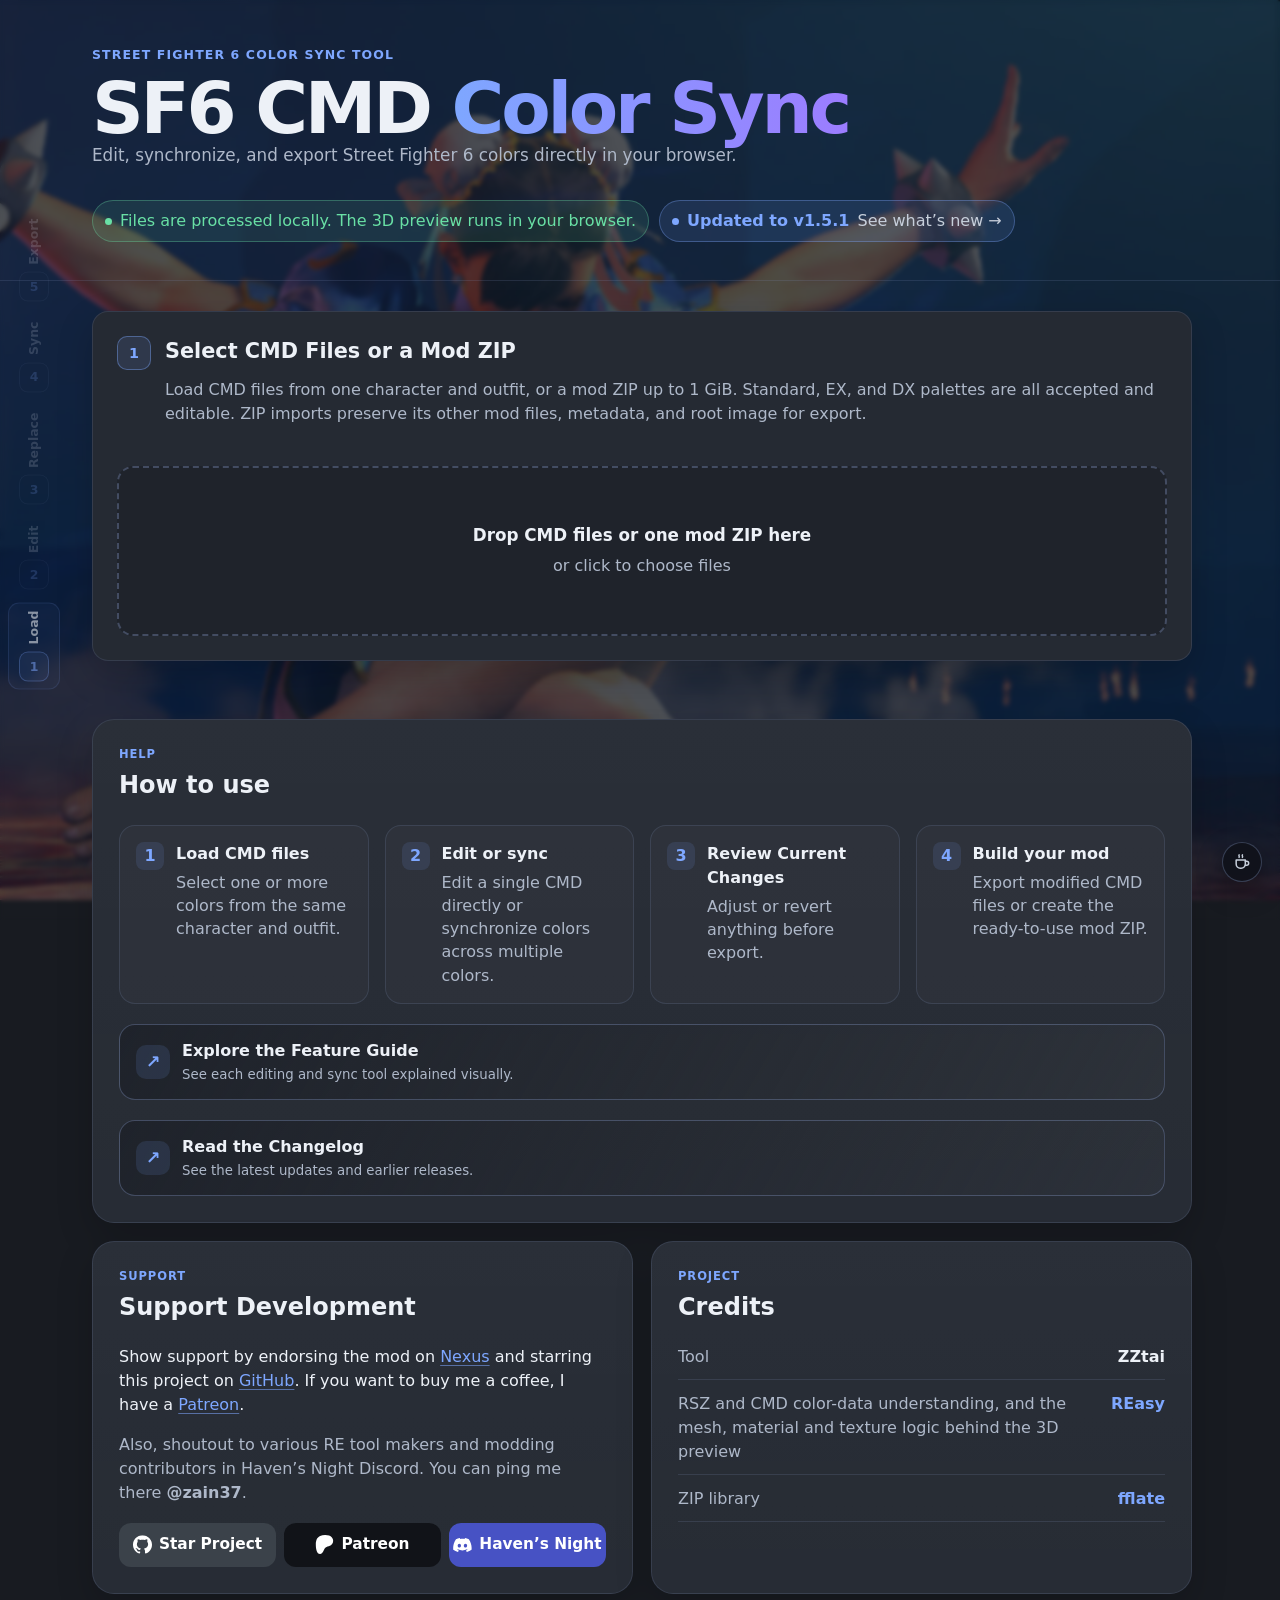
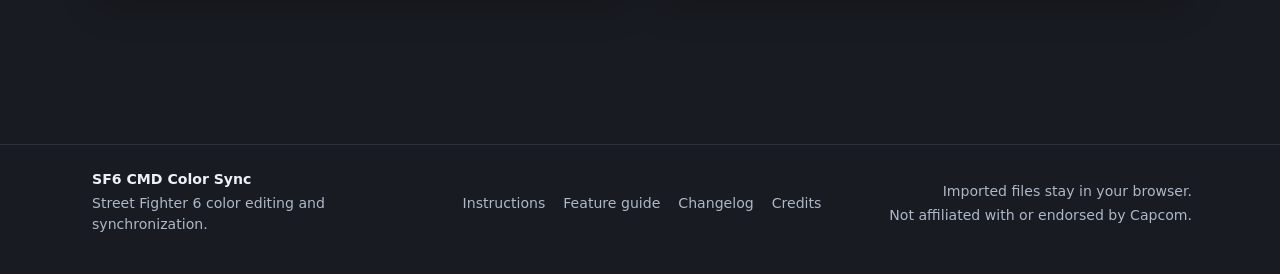
<file: index.html>
<!doctype html>
<html lang="en">
<head>
    <meta charset="utf-8">

    <meta
        name="viewport"
        content="width=device-width, initial-scale=1"
    >

    <meta
        name="description"
        content="Edit, sync, and export Street Fighter 6 CMD palette files directly in your browser. Build modified CMD files or game-ready mod ZIPs without uploading your files."
    >

    <meta name="robots" content="index,follow">
    <meta name="theme-color" content="#151922">
    <link rel="canonical" href="https://colorsync-sf6.pages.dev/">

    <meta property="og:type" content="website">
    <meta property="og:site_name" content="SF6 CMD Color Sync">
    <meta property="og:title" content="SF6 CMD Color Sync | Street Fighter 6 Palette Editor">
    <meta property="og:description" content="Edit, sync, and export Street Fighter 6 CMD palette files locally in your browser.">
    <meta property="og:url" content="https://colorsync-sf6.pages.dev/">
    <meta name="twitter:card" content="summary">
    <meta name="twitter:title" content="SF6 CMD Color Sync | Street Fighter 6 Palette Editor">
    <meta name="twitter:description" content="Edit, sync, and export Street Fighter 6 CMD palette files locally in your browser.">

    <title>SF6 CMD Color Sync</title>

    <link rel="icon" type="image/png" sizes="96x96" href="./favicon-96.png">
    <link rel="icon" type="image/svg+xml" sizes="any" href="./data/favicon.svg">

    <link
        rel="stylesheet"
        href="./styles.css"
    >

    <script type="application/ld+json">
        {
            "@context": "https://schema.org",
            "@graph": [
                {
                    "@type": "WebSite",
                    "name": "SF6 CMD Color Sync",
                    "alternateName": [
                        "SF6 Color Sync",
                        "colorsync-sf6.pages.dev"
                    ],
                    "url": "https://colorsync-sf6.pages.dev/"
                },
                {
                    "@type": "SoftwareApplication",
                    "name": "SF6 CMD Color Sync",
                    "applicationCategory": "UtilitiesApplication",
                    "operatingSystem": "Web browser",
                    "description": "A browser-based editor for Street Fighter 6 CMD palette files. Edit, synchronize, and export colors locally.",
                    "url": "https://colorsync-sf6.pages.dev/"
                }
            ]
        }
    </script>
</head>

<body>

    <header class="site-header">
        <div class="page-width site-header-content">
            <div class="site-title-row">
                <div>
                    <div class="site-kicker">Street Fighter 6 Color Sync Tool</div>
                    <h1>SF6 CMD <span>Color Sync</span></h1>
                    <p class="subtitle">Edit, synchronize, and export Street Fighter 6 colors directly in your browser.</p>
                </div>
            </div>
            <div class="header-notices">
                <div class="privacy-note"><span class="privacy-dot"></span>Files are processed locally. The 3D preview runs in your browser.</div>
                <a class="release-note" href="./changelog/#v1-5-1"><span class="release-dot"></span><strong>Updated to v1.5.1</strong><span>See what’s new →</span></a>
            </div>
        </div>
    </header>

    <nav class="section-rail" aria-label="Tool sections">
        <a href="#file-panel" class="section-rail-link" data-section-target="#file-panel" aria-keyshortcuts="1" title="1: Load files">
            <span class="section-rail-number">1</span><span class="section-rail-label">Load</span>
        </a>
        <a href="#parser-panel" class="section-rail-link is-disabled" data-section-target="#parser-panel" aria-keyshortcuts="2" aria-disabled="true" title="2: Edit colors">
            <span class="section-rail-number">2</span><span class="section-rail-label">Edit</span>
        </a>
        <a href="#color-replace-panel" class="section-rail-link is-disabled" data-section-target="#color-replace-panel" aria-keyshortcuts="3" aria-disabled="true" title="3: Replace colors">
            <span class="section-rail-number">3</span><span class="section-rail-label">Replace</span>
        </a>
        <a href="#color-panel" class="section-rail-link is-disabled" data-section-target="#color-panel" aria-keyshortcuts="4" aria-disabled="true" title="4: Sync colors">
            <span class="section-rail-number">4</span><span class="section-rail-label">Sync</span>
        </a>
        <a href="#output-panel" class="section-rail-link is-disabled" data-section-target="#output-panel" aria-keyshortcuts="5" aria-disabled="true" title="5: Build mod">
            <span class="section-rail-number">5</span><span class="section-rail-label">Export</span>
        </a>
    </nav>


    <main class="page-width">

        <!-- ==================================================
             FILE INPUT
             ================================================== -->

        <section
            class="panel"
            id="file-panel"
        >
            <div class="section-title"><span class="section-number">1</span><div><h2>Select CMD Files or a Mod ZIP</h2><p class="section-description">
                Load CMD files from one character and outfit, or a mod ZIP up to 1 GiB. Standard, EX, and DX palettes are all accepted and editable. ZIP imports preserve its other mod files, metadata, and root image for export.
            </p></div></div>

            <div
                id="drop-zone"
                class="drop-zone"
                tabindex="0"
                role="button"
                ondragover="event.preventDefault()"
                ondrop="event.preventDefault()"
            >
                <strong>
                    Drop CMD files or one mod ZIP here
                </strong>

                <span>
                    or click to choose files
                </span>

                <input
                    id="file-input"
                    type="file"
                    multiple
                    accept=".zip,.user.2"
                    hidden
                >
            </div>

            <div id="color-library-panel" class="status-box warn hidden">
                <strong id="color-library-heading">This mod has no CMD palette files.</strong>
                <span id="color-library-detection"></span>
                <label id="color-library-target-field" class="color-library-picker hidden">
                    <span>Detected character and outfit</span>
                    <div id="color-library-target" class="custom-select material-select">
                        <button type="button" class="custom-select-trigger" aria-haspopup="listbox" aria-expanded="false">
                            <span class="cs-text">Select character and outfit</span>
                            <span class="cs-arrow">▼</span>
                        </button>
                        <div class="custom-select-dropdown hidden" role="listbox"></div>
                    </div>
                </label>
                <div id="color-library-drop-zone" class="drop-zone color-library-picker" tabindex="0" role="button">
                    <strong>Drop SF6 Colors.zip here</strong>
                    <span>or click to choose the file</span>
                    <input id="color-library-input" type="file" accept=".zip,application/zip" class="hidden">
                    <p class="color-library-download">Don't have it? <a href="https://www.nexusmods.com/streetfighter6/mods/3837?tab=files" target="_blank" rel="noopener noreferrer">Get SF6 Colors.zip from Nexus Mods <span aria-hidden="true">↗</span></a></p>
                </div>
                <details id="color-library-options" class="collapsible-section export-destinations hidden">
                    <summary class="collapsible-section-summary">
                        <span>Additional file options</span>
                        <span class="collapsible-section-hint">click to expand</span>
                    </summary>
                    <div class="collapsible-section-body">
                        <label id="remember-color-library-field" class="export-duplicate-option">
                            <input id="remember-color-library" type="checkbox">
                            <span>Remember SF6 Colors.zip in this browser</span>
                        </label>
                        <button id="forget-color-library" type="button" class="secondary-button hidden">Forget SF6 Colors.zip</button>
                    </div>
                </details>
            </div>

            <div id="zip-import-progress" class="zip-import-progress hidden" role="status" aria-live="polite">
                <div class="zip-import-progress-label" id="zip-import-progress-label">Reading mod ZIP…</div>
                <div class="zip-import-progress-track" aria-hidden="true">
                    <div id="zip-import-progress-bar" class="zip-import-progress-bar"></div>
                </div>
            </div>

            <div
                id="file-summary"
                class="file-summary hidden"
            >
                <h3>Detected Files</h3>

                <div id="detected-character">
                </div>

                <button id="unload-all-cmds" type="button" class="secondary-button" disabled>
                    Unload All
                </button>

                <div id="file-list">
                </div>
            </div>

            <details id="color-backup-panel" class="collapsible-section color-backup-panel hidden" open>
                <summary class="collapsible-section-summary">
                    <span>Restore Colors</span>
                    <span id="color-backup-count" class="collapsible-section-hint"></span>
                </summary>
                <div class="collapsible-section-body">
                    <p class="color-backup-description">Restore a snapshot stored in this mod ZIP. Nothing is written until you build a new ZIP.</p>
                    <div id="color-backup-list" class="color-backup-list"></div>
                    <div id="color-backup-status" class="status-box hidden" role="status" aria-live="polite"></div>
                </div>
            </details>
        </section>


        <!-- ==================================================
             PARSER STATUS
             ================================================== -->

        <section
            class="panel hidden"
            id="parser-panel"
        >
            <div class="section-title">
                <span class="section-number">2</span>
                <div>
                    <h2>Parsed Color Data</h2>
                    <p class="section-description">
                        Choose the active CMD, then inspect and edit its material color slots. Values are shown as visual CMD colors.
                    </p>
                </div>
            </div>

            <div
                id="parser-status"
                class="status-box"
            >
            </div>

            <div
                id="dx-reference-warning"
                class="status-box warn hidden"
            ></div>

            <div
                id="multi-cmd-inspector-notice"
                class="status-box warn hidden"
            >
                Multiple CMD files loaded. Select an active color to inspect and edit.
            </div>

            <div
                id="cmd-inspector-controls"
                class="cmd-inspector-controls hidden"
            >
                <div class="cmd-inspector-picker">
                    <span>Active color</span>
                    <div id="active-cmd-select" class="custom-select active-cmd-select">
                        <button type="button" class="custom-select-trigger" aria-label="Active color" aria-haspopup="listbox" aria-expanded="false">
                            <span class="cs-text">Select an active color</span>
                            <span class="cs-arrow">▼</span>
                        </button>
                        <div class="custom-select-dropdown hidden" role="listbox"></div>
                    </div>
                </div>

                <div class="cmd-inspector-actions">
                    <button
                        id="save-cmd-inspector"
                        type="button"
                        class="secondary-button"
                        disabled
                    >
                        Save Color Edits
                    </button>

                    <button
                        id="discard-cmd-inspector"
                        type="button"
                        class="secondary-button"
                        disabled
                    >
                        Discard Unsaved
                    </button>

                    <span
                        id="cmd-inspector-dirty-indicator"
                        class="cmd-inspector-dirty-indicator hidden"
                    >
                        Unsaved changes
                    </span>
                </div>
            </div>

            <details id="freecam-import-panel" class="collapsible-section freecam-import-panel">
                <summary class="collapsible-section-summary">
                    <span>Import Freecam Colors</span>
                    <span class="collapsible-section-hint">Freecam or Color Sync strings</span>
                </summary>
                <div class="collapsible-section-body">
                    <p>Paste a color string from Color Sync or use <strong>Copy for Color Sync</strong> in REFramework’s SF6 Color Sync panel after editing in EMV / Lua Freecam. Preview and apply the colors to the active CMD.</p>
                    <p class="freecam-setup-link"><a href="https://www.nexusmods.com/streetfighter6/mods/3837?tab=files&amp;file_id=14814" target="_blank" rel="noopener">Download exporter v1.8 <span aria-hidden="true">↗</span></a> · <a href="https://www.youtube.com/watch?v=fKdNqtsoxu0&amp;t=2s" target="_blank" rel="noopener">EMV Engine and Lua Freecam setup video</a> · <a href="./integrations/reframework/" target="_blank" rel="noopener">Quick setup guide</a></p>
                    <p>Enable exporter v1.8 in Fluffy and restart SF6. Open Materials before editing, then use <strong>SF6 Color Sync → Copy for Color Sync</strong> in REFramework. One edited character is selected automatically.</p>
                    <p>Choose the active CMD you want to update. Matching materials and CustomizeColor slots will receive the imported colors.</p>
                    <p>Loose CMDs and colors-only ZIPs import into the selected palette. Load the complete mod ZIP to import shared material defaults; the preview shows their scope, and the full mod ZIP keeps those edits.</p>
                    <textarea id="freecam-color-text" rows="4" aria-label="Color import string" spellcheck="false" placeholder="Paste the complete SF6COLORS:1: export string here"></textarea>
                    <div class="freecam-import-actions">
                        <button id="paste-freecam-colors" type="button" class="secondary-button" disabled>Paste from Clipboard</button>
                        <button id="preview-freecam-colors" type="button" class="secondary-button" disabled>Preview Colors</button>
                        <button id="load-freecam-colors" type="button" class="secondary-button" disabled>Load Export JSON</button>
                        <input id="freecam-color-file" type="file" accept=".json,.txt,application/json,text/plain" class="hidden">
                    </div>
                    <div id="freecam-color-status" class="status-box hidden" role="status" aria-live="polite"></div>
                    <div id="freecam-color-preview" aria-live="polite"></div>
                    <div class="freecam-import-actions">
                        <button id="apply-freecam-colors" type="button" class="primary-button" disabled>Apply Colors</button>
                        <button id="undo-freecam-colors" type="button" class="secondary-button" disabled>Undo Last Import</button>
                    </div>
                </div>
            </details>

            <details id="color-string-export-panel" class="collapsible-section color-string-export-panel">
                <summary class="collapsible-section-summary">
                    <span>Export Colors as String</span>
                    <span class="collapsible-section-hint">copy the active CMD’s colors</span>
                </summary>
                <div class="collapsible-section-body">
                    <p>Export all active CustomizeColor slots from the selected CMD, including your applied edits. Paste the string into <strong>Import Freecam Colors</strong> for any CMD you choose.</p>
                    <p id="color-string-export-help" class="freecam-setup-link">Inactive slots are omitted. Matching slots become active when imported.</p>
                    <div class="freecam-import-actions">
                        <button id="generate-color-string" type="button" class="secondary-button" disabled>Generate String</button>
                        <button id="copy-color-string" type="button" class="secondary-button" disabled>Copy String</button>
                    </div>
                    <div id="color-string-status" class="status-box hidden" role="status" aria-live="polite"></div>
                    <label for="color-string-output">Copyable color string</label>
                    <textarea id="color-string-output" rows="4" readonly spellcheck="false" aria-describedby="color-string-export-help" placeholder="Load a CMD, choose its active color, then generate or copy its color string."></textarea>
                </div>
            </details>

            <details class="collapsible-section" id="browser-preview-section">
                <summary class="collapsible-section-summary"><span>3D preview</span><span class="collapsible-section-hint">see your colors on the model</span></summary>
                <div class="collapsible-section-body"><div id="browser-preview"></div></div>
            </details>

            <details class="collapsible-section" id="reasy-preview-section" hidden>
                <summary class="collapsible-section-summary"><span>Advanced: Windows REasy fallback</span><span class="collapsible-section-hint">connect your local renderer</span></summary>
                <div class="collapsible-section-body">
                    <p>Optional: connect the Windows host from integrations/reasy. Your browser sends effective color values and material names only to the local URL you choose. The host reads game assets selected at launch. Session tokens are kept only in memory. Hosted HTTPS pages may require browser permission for local-network access; if blocked, use the local browser build instead.</p>
                    <div id="reasy-preview"></div>
                </div>
            </details>

            <details class="collapsible-section" id="material-preview-section" hidden>
                <summary class="collapsible-section-summary">
                    <span>Material preview bridge · prototype</span>
                    <span class="collapsible-section-hint">effective colors and slot lookup</span>
                </summary>
                <div class="collapsible-section-body">
                    <p>This inspector shows original/current color values and their source. Select a slot to locate its editor. For geometry, use the browser preview above. This inspector is color values only.</p>
                    <div id="material-preview"></div>
                </div>
            </details>

            <details
                id="parsed-data-details"
                class="collapsible-section"
                open
            >
                <summary class="collapsible-section-summary">
                    <span>Material color slots</span>
                    <span class="collapsible-section-hint">click to collapse</span>
                </summary>

                <div class="collapsible-section-body">
                    <div
                        id="inspector-toolbar"
                        class="inspector-toolbar hidden"
                    >
                        <button
                            id="expand-all-clusters"
                            type="button"
                            class="secondary-button"
                        >
                            Expand All
                        </button>

                        <button
                            id="collapse-all-clusters"
                            type="button"
                            class="secondary-button"
                        >
                            Collapse All
                        </button>
                    </div>

                    <div id="cluster-inspector"></div>
                </div>
            </details>
        </section>


        <!-- ==================================================
             COLOR / PATTERN / PALETTE SYNC
             ================================================== -->

        <section
            class="panel hidden"
            id="color-panel"
        >
            <div class="section-title">
                <span class="section-number">4</span>
                <div>
                    <h2>Sync Colors</h2>
                    <p class="section-description">
                        Color Sync edits one CMD. Pattern Sync applies the same material/slot mapping across many CMDs, using each palette’s own source color. Duplicate Palette copies one complete palette into selected targets.
                    </p>
                </div>
            </div>

            <div class="sync-mode-tabs" role="tablist">
                <button type="button" class="sync-mode-tab active" data-sync-mode="color">Color Sync</button>
                <button type="button" class="sync-mode-tab" data-sync-mode="pattern">Pattern Sync</button>
                <button type="button" class="sync-mode-tab" data-sync-mode="duplicate">Duplicate Palette</button>
            </div>

            <!-- Color Sync: active CMD only -->
            <div id="color-sync-pane">
                <div class="sync-active-cmd-picker">
                    <span>Active color</span>
                    <div id="color-sync-active-cmd" class="custom-select active-cmd-select">
                        <button type="button" class="custom-select-trigger" aria-label="Active color for Color Sync" aria-haspopup="listbox" aria-expanded="false">
                            <span class="cs-text">Select an active color</span>
                            <span class="cs-arrow">▼</span>
                        </button>
                        <div class="custom-select-dropdown hidden" role="listbox"></div>
                    </div>
                </div>

                <div class="common-palette" data-common-palette>
                    <div class="common-palette-label">Common colors</div>
                    <div class="common-palette-swatches" data-common-palette-swatches></div>
                </div>

                <div class="form-grid">
                    <div class="sync-column">
                        <label>Source material</label>
                        <div class="custom-select material-select" id="color-source-material">
                            <button type="button" class="custom-select-trigger" aria-haspopup="listbox">
                                <span class="cs-text">Select a material</span>
                                <span class="cs-arrow">▼</span>
                            </button>
                            <div class="custom-select-dropdown hidden"></div>
                        </div>

                        <label>Source slot</label>
                        <div class="custom-select" id="color-source-slot">
                            <button type="button" class="custom-select-trigger">
                                <span class="cs-swatch"></span>
                                <span class="cs-text">Select a slot</span>
                                <span class="cs-arrow">▼</span>
                            </button>
                            <div class="custom-select-dropdown hidden"></div>
                        </div>

                        <div class="source-color-editor">
                            <input type="button" id="color-source-color-picker" class="source-color-picker" aria-label="Source color">
                            <div class="hex-input-control">
                                <input
                                    type="text"
                                    id="color-source-color-hex"
                                    class="source-color-hex"
                                    maxlength="9"
                                    spellcheck="false"
                                    placeholder="#RRGGBBAA"
                                >
                                <button type="button" class="hex-paste-button" aria-label="Paste hex color" title="Paste">
                                    <svg viewBox="0 0 24 24" aria-hidden="true"><path d="M8 4h9a2 2 0 0 1 2 2v10h-2V6H8V4Zm-3 4h9a2 2 0 0 1 2 2v10a2 2 0 0 1-2 2H5a2 2 0 0 1-2-2V8a2 2 0 0 1 2-2Zm0 2v8h9v-8H5Z"/></svg>
                                </button>
                            </div>
                        </div>
                    </div>

                    <div class="sync-column">
                        <label>Target material</label>
                        <div class="custom-select material-select" id="color-target-material">
                            <button type="button" class="custom-select-trigger" aria-haspopup="listbox">
                                <span class="cs-text">Select a material</span>
                                <span class="cs-arrow">▼</span>
                            </button>
                            <div class="custom-select-dropdown hidden"></div>
                        </div>

                        <div class="sync-target-section">
                            <div class="sync-target-header">
                                <span class="sync-target-label">Target slots</span>
                                <div class="sync-target-toggles">
                                    <button type="button" id="color-target-select-all" class="small-button">All</button>
                                    <button type="button" id="color-target-select-none" class="small-button">None</button>
                                </div>
                            </div>
                            <div id="color-target-slots" class="sync-target-grid"></div>
                        </div>
                    </div>
                </div>

                <label class="sync-surface-option" for="color-sync-copy-surface">
                    <input type="checkbox" id="color-sync-copy-surface">
                    <span>Also copy Blend Rate, Roughness and Metalness</span>
                </label>
                <button id="apply-color-sync" type="button">Apply Color Sync</button>
            </div>

            <!-- Pattern Sync: multi CMD -->
            <div id="pattern-sync-pane" class="hidden">
                <div class="sync-active-cmd-picker">
                    <span>Active color</span>
                    <div id="pattern-sync-active-cmd" class="custom-select active-cmd-select">
                        <button type="button" class="custom-select-trigger" aria-label="Active color for Pattern Sync" aria-haspopup="listbox" aria-expanded="false">
                            <span class="cs-text">Select an active color</span>
                            <span class="cs-arrow">▼</span>
                        </button>
                        <div class="custom-select-dropdown hidden" role="listbox"></div>
                    </div>
                </div>
                <p id="pattern-source-note" class="sync-active-line muted-inline"></p>

                <div class="form-grid">
                    <div class="sync-column">
                        <label>Source material</label>
                        <div class="custom-select material-select" id="pattern-source-material">
                            <button type="button" class="custom-select-trigger" aria-haspopup="listbox">
                                <span class="cs-text">Select a material</span>
                                <span class="cs-arrow">▼</span>
                            </button>
                            <div class="custom-select-dropdown hidden"></div>
                        </div>

                        <label>Source slot</label>
                        <div class="custom-select" id="pattern-source-slot">
                            <button type="button" class="custom-select-trigger">
                                <span class="cs-swatch"></span>
                                <span class="cs-text">Select a slot</span>
                                <span class="cs-arrow">▼</span>
                            </button>
                            <div class="custom-select-dropdown hidden"></div>
                        </div>

                        <div class="source-color-editor">
                            <input type="button" id="pattern-source-color-picker" class="source-color-picker" disabled aria-label="Source color preview">
                            <input
                                type="text"
                                id="pattern-source-color-hex"
                                class="source-color-hex"
                                maxlength="9"
                                spellcheck="false"
                                placeholder="#RRGGBBAA"
                                readonly
                            >
                        </div>

                        <div class="sync-target-section">
                            <div class="sync-target-header">
                                <span class="sync-target-label">Target CMDs</span>
                                <div class="sync-target-toggles">
                                    <button type="button" id="pattern-cmd-select-all" class="small-button">All</button>
                                    <button type="button" id="pattern-cmd-select-none" class="small-button">None</button>
                                </div>
                            </div>
                            <div id="pattern-target-cmds" class="sync-target-grid target-cmd-grid"></div>
                        </div>
                    </div>

                    <div class="sync-column">
                        <label>Target material</label>
                        <div class="custom-select material-select" id="pattern-target-material">
                            <button type="button" class="custom-select-trigger" aria-haspopup="listbox">
                                <span class="cs-text">Select a material</span>
                                <span class="cs-arrow">▼</span>
                            </button>
                            <div class="custom-select-dropdown hidden"></div>
                        </div>

                        <div class="sync-target-section">
                            <div class="sync-target-header">
                                <span class="sync-target-label">Target slots</span>
                                <div class="sync-target-toggles">
                                    <button type="button" id="pattern-target-select-all" class="small-button">All</button>
                                    <button type="button" id="pattern-target-select-none" class="small-button">None</button>
                                </div>
                            </div>
                            <div id="pattern-target-slots" class="sync-target-grid"></div>
                        </div>
                    </div>
                </div>

                <label class="sync-surface-option" for="pattern-sync-copy-surface">
                    <input type="checkbox" id="pattern-sync-copy-surface">
                    <span>Also copy Blend Rate, Roughness and Metalness</span>
                </label>
                <button id="apply-pattern-sync" type="button">Apply Pattern Sync</button>
            </div>

            <!-- Duplicate Palette: one complete CMD into selected standard CMDs -->
            <div id="duplicate-palette-pane" class="hidden">
                <div class="sync-active-cmd-picker">
                    <span>Source palette</span>
                    <div id="duplicate-source-cmd" class="custom-select active-cmd-select">
                        <button type="button" class="custom-select-trigger" aria-label="Source palette for Duplicate Palette" aria-haspopup="listbox" aria-expanded="false">
                            <span class="cs-text">Select a source palette</span>
                            <span class="cs-arrow">&#x25BC;</span>
                        </button>
                        <div class="custom-select-dropdown hidden" role="listbox"></div>
                    </div>
                </div>
                <p id="duplicate-palette-note" class="sync-active-line muted-inline"></p>

                <div class="sync-target-section">
                    <div class="sync-target-header">
                        <span class="sync-target-label">Target palettes</span>
                        <div class="sync-target-toggles">
                            <button type="button" id="duplicate-target-select-all" class="small-button">All</button>
                            <button type="button" id="duplicate-target-select-none" class="small-button">None</button>
                        </div>
                    </div>
                    <div id="duplicate-target-cmds" class="sync-target-grid target-cmd-grid"></div>
                </div>

                <div class="sync-target-section">
                    <div class="sync-target-header">
                        <span class="sync-target-label">Colors to copy</span>
                        <div class="sync-target-toggles">
                            <button type="button" id="duplicate-scope-select-all" class="small-button">All</button>
                            <button type="button" id="duplicate-scope-select-none" class="small-button">None</button>
                        </div>
                    </div>
                    <div class="duplicate-scope-body">
                        <label class="slot-picker-radio">
                            <input type="radio" name="duplicate-scope-mode" value="all" checked>
                            <span>Entire palette</span>
                        </label>
                        <label class="slot-picker-radio">
                            <input type="radio" name="duplicate-scope-mode" value="selected">
                            <span>Selected material slots</span>
                        </label>
                        <div id="duplicate-scope-summary" class="slot-picker-summary"></div>
                        <div id="duplicate-scope-list" class="slot-picker-list hidden"></div>
                    </div>
                </div>

                <label class="sync-surface-option" for="duplicate-copy-surface">
                    <input type="checkbox" id="duplicate-copy-surface">
                    <span>Also copy Blend Rate, Roughness and Metalness</span>
                </label>
                <div class="duplicate-palette-actions">
                    <button id="apply-duplicate-palette" type="button">Duplicate Palette</button>
                    <button id="undo-duplicate-palette" type="button" class="secondary-button hidden" disabled>
                        Undo Last Duplicate
                    </button>
                </div>
            </div>

            <div
                id="apply-status"
                class="status-box hidden"
            >
            </div>
        </section>


        <!-- ==================================================
             COLOR REPLACE
             ================================================== -->

        <section
            class="panel hidden"
            id="color-replace-panel"
        >
            <div class="section-title"><span class="section-number">3</span><div><h2>Replace Color Everywhere</h2><p class="section-description">
                Search the <strong>active CMD</strong> for an exact visual CMD color and replace all matching editable color fields.
            </p></div></div>

            <div class="sync-active-cmd-picker replace-active-line">
                <span>Active color</span>
                <div id="replace-active-cmd" class="custom-select active-cmd-select">
                    <button type="button" class="custom-select-trigger" aria-label="Active color for Replace Color Everywhere" aria-haspopup="listbox" aria-expanded="false">
                        <span class="cs-text">Select an active color</span>
                        <span class="cs-arrow">▼</span>
                    </button>
                    <div class="custom-select-dropdown hidden" role="listbox"></div>
                </div>
            </div>
            <div class="common-palette" data-common-palette>
                <div class="common-palette-label">Common colors</div>
                <div class="common-palette-swatches" data-common-palette-swatches></div>
            </div>

            <div class="form-grid">
                <div class="sync-column">
                    <div class="replace-color-field">
                        <span class="replace-color-label">Find Color</span>
                        <div class="source-color-editor replace-color-editor">
                            <input
                                type="button"
                                id="replace-find-picker"
                                class="source-color-picker"
                                aria-label="Find color"
                            >
                            <div class="hex-input-control">
                                <input
                                    id="replace-find-color"
                                    type="text"
                                    class="source-color-hex"
                                    value="#FFFFFFFF"
                                    maxlength="9"
                                    spellcheck="false"
                                    placeholder="#RRGGBBAA"
                                >
                                <button type="button" class="hex-paste-button" aria-label="Paste hex color" title="Paste">
                                    <svg viewBox="0 0 24 24" aria-hidden="true"><path d="M8 4h9a2 2 0 0 1 2 2v10h-2V6H8V4Zm-3 4h9a2 2 0 0 1 2 2v10a2 2 0 0 1-2 2H5a2 2 0 0 1-2-2V8a2 2 0 0 1 2-2Zm0 2v8h9v-8H5Z"/></svg>
                                </button>
                            </div>
                        </div>
                        <div id="replace-find-meta" class="replace-color-meta">
                            <span class="swatch-inline" id="replace-find-swatch"></span>
                            <span id="replace-find-name">white</span>
                        </div>
                    </div>

                    <div class="replace-color-field">
                        <span class="replace-color-label">Replace With</span>
                        <div class="source-color-editor replace-color-editor">
                            <input
                                type="button"
                                id="replace-new-picker"
                                class="source-color-picker"
                                aria-label="Replace with color"
                            >
                            <div class="hex-input-control">
                                <input
                                    id="replace-new-color"
                                    type="text"
                                    class="source-color-hex"
                                    value="#000000FF"
                                    maxlength="9"
                                    spellcheck="false"
                                    placeholder="#RRGGBBAA"
                                >
                                <button type="button" class="hex-paste-button" aria-label="Paste hex color" title="Paste">
                                    <svg viewBox="0 0 24 24" aria-hidden="true"><path d="M8 4h9a2 2 0 0 1 2 2v10h-2V6H8V4Zm-3 4h9a2 2 0 0 1 2 2v10a2 2 0 0 1-2 2H5a2 2 0 0 1-2-2V8a2 2 0 0 1 2-2Zm0 2v8h9v-8H5Z"/></svg>
                                </button>
                            </div>
                        </div>
                        <div id="replace-new-meta" class="replace-color-meta">
                            <span class="swatch-inline" id="replace-new-swatch"></span>
                            <span id="replace-new-name">black</span>
                        </div>
                    </div>

                    <button
                        id="replace-color-button"
                        type="button"
                    >
                        Replace Everywhere
                    </button>

                    <div
                        id="replace-color-status"
                        class="status-box hidden"
                    ></div>
                </div>

                <div class="sync-column">
                    <div
                        id="replace-color-results"
                        class="replace-results"
                    ></div>
                </div>
            </div>
        </section>

        <!-- ==================================================
             OUTPUT
             ================================================== -->

        <section
            id="current-changes-panel"
            class="panel hidden"
        >
            <div class="panel-heading">
                <div class="section-title">
                    <span class="section-icon">◆</span>
                    <div>
                        <h2>Current Changes</h2>
                        <p class="section-description">Review, edit, or revert every color change currently staged for export. Save a color state to resume later after loading the same ZIP or CMD set.</p>
                    </div>
                </div>

                <div class="color-state-actions">
                    <button id="save-color-state" type="button" class="secondary-button" disabled>
                        Save Current Color State
                    </button>
                    <button id="load-color-state" type="button" class="secondary-button" disabled>
                        Load Color State
                    </button>
                    <input id="color-state-file" type="file" accept=".json,.sf6colors,application/json" class="hidden">
                    <button
                        id="revert-all-changes"
                        type="button"
                        class="secondary-button"
                        disabled
                    >
                        Revert All
                    </button>
                </div>
            </div>

            <div id="color-state-status" class="status-box hidden" role="status" aria-live="polite"></div>

            <div id="current-changes-empty" class="status-box">
                No changes yet.
            </div>

            <div id="current-changes-list" class="current-changes-list">
            </div>
        </section>

        <section
            class="panel hidden"
            id="output-panel"
        >

            <div class="section-title">
                <span class="section-number">5</span>
                <div>
                    <h2>Build Mod</h2>
                    <p class="section-description">Export staged colors as modified CMD files or a ready-to-use mod ZIP. Shared material defaults require their material files; edits shared across separate variants require the full mod ZIP.</p>
                </div>
            </div>

            <div class="form-grid">

                <label>
                    <span>
                        Mod name
                    </span>

                    <input
                        id="mod-name"
                        type="text"
                        autocomplete="off"
                    >
                </label>


                <label>
                    <span>
                        Description
                    </span>

                    <input
                        id="mod-description"
                        type="text"
                        value="Made with SF6 CMD Color Sync"
                        autocomplete="off"
                    >
                </label>


                <label>
                    <span>
                        Author
                    </span>

                    <input
                        id="mod-author"
                        type="text"
                        value="ZZtai"
                        autocomplete="off"
                    >
                </label>

                <label>
                    <span>
                        ZIP file name
                    </span>

                    <input
                        id="zip-file-name"
                        type="text"
                        placeholder="Uses mod name when left blank"
                        autocomplete="off"
                    >
                    <span id="zip-target-reminder" class="zip-target-reminder hidden" role="note">
                        Changes will be saved only to the selected mod folder. Other variants in this ZIP will remain unchanged.
                    </span>
                </label>

            </div>

            <label class="export-duplicate-option export-backup-option">
                <input id="include-color-backups" type="checkbox">
                <span>Include color backups in exported ZIP</span>
            </label>
            <p class="export-duplicate-hint export-backup-hint">
                Keeps original and pre-export color snapshots under <code>backup_colors</code> so they can be restored later. Off by default; on for ZIPs that already contain backups, so exporting keeps them.
            </p>

            <label class="export-duplicate-option export-unedited-option">
                <input id="include-unedited-colors" type="checkbox">
                <span>Include unedited colors in exported ZIP</span>
            </label>
            <p class="export-duplicate-hint export-unedited-hint">
                Puts every loaded color in both ZIP exports, including stock colors from <code>SF6 Colors.zip</code> you haven't changed. Off by default.
            </p>

            <p class="modder-files-notice" role="note">
                <svg class="modder-files-notice-icon" viewBox="0 0 24 24" aria-hidden="true">
                    <circle cx="12" cy="12" r="9"></circle>
                    <path d="M12 10.75v6M12 7.25h.01"></path>
                </svg>
                <span>If the mod doesn't belong to you, do not share modified files without the original creator’s permission.</span>
            </p>

            <div class="export-actions">
                <button
                    id="build-button"
                    type="button"
                    disabled
                >
                    Build Game-Ready Mod
                </button>

                <button
                    id="export-cmd-button"
                    type="button"
                    class="secondary-button"
                    disabled
                >
                    Export Modified CMD Files
                </button>

                <button
                    id="export-colors-zip-button"
                    type="button"
                    class="secondary-button hidden"
                    disabled
                >
                    Export Colors-Only ZIP
                </button>
            </div>

            <div id="zip-export-progress" class="zip-import-progress hidden" role="status" aria-live="polite">
                <div class="zip-import-progress-label" id="zip-export-progress-label">Compressing mod ZIP… 0%</div>
                <div
                    id="zip-export-progress-track"
                    class="zip-import-progress-track"
                    role="progressbar"
                    aria-labelledby="zip-export-progress-label"
                    aria-valuemin="0"
                    aria-valuemax="100"
                    aria-valuenow="0"
                >
                    <div id="zip-export-progress-bar" class="zip-import-progress-bar"></div>
                </div>
            </div>

            <details id="additional-file-options" class="collapsible-section export-destinations">
                <summary class="collapsible-section-summary">
                    <span>Additional file options</span>
                    <span class="collapsible-section-hint">click to expand</span>
                </summary>
                <div class="collapsible-section-body" aria-label="Saved export folders">
                    <div class="export-destination-row">
                        <div><strong>CMD files</strong><span id="cmd-export-folder-name">Browser downloads</span></div>
                        <button id="choose-cmd-export-folder" type="button" class="secondary-button">Choose Folder</button>
                        <button id="clear-cmd-export-folder" type="button" class="secondary-button" disabled>Forget Folder</button>
                    </div>
                    <div class="export-destination-row">
                        <div><strong>Mod ZIP</strong><span id="zip-export-folder-name">Browser downloads</span></div>
                        <button id="choose-zip-export-folder" type="button" class="secondary-button">Choose Folder</button>
                        <button id="clear-zip-export-folder" type="button" class="secondary-button" disabled>Forget Folder</button>
                    </div>
                    <label class="export-duplicate-option">
                        <input id="replace-duplicate-exports" type="checkbox">
                        <span>Replace matching file names</span>
                    </label>
                    <p class="export-duplicate-hint">By default, duplicate exports are renamed. When enabled, you will be asked before an existing CMD or ZIP is replaced.</p>
                    <p class="export-destination-hint">Choose a folder to save there automatically. Without one, exports use your browser downloads.</p>
                </div>
            </details>

            <div
                id="export-cmd-status"
                class="status-box hidden"
            >
            </div>

            <div
                id="build-status"
                class="status-box hidden"
            >
            </div>

            <div
                id="screenshot-drop-zone"
                class="screenshot-drop-zone"
            >
                <input
                    id="screenshot-file"
                    type="file"
                    accept=".png,.jpg,.jpeg,image/png,image/jpeg"
                    class="hidden"
                >

                <div
                    id="screenshot-preview-wrap"
                    class="screenshot-preview-wrap hidden"
                >
                    <img
                        id="screenshot-preview"
                        class="screenshot-preview"
                        alt="Selected screenshot preview"
                    >
                </div>

                <div class="screenshot-drop-content">
                    <div class="screenshot-drop-title">
                        Screenshot
                    </div>

                    <div
                        id="screenshot-status"
                        class="screenshot-drop-status"
                    >
                        Drop a PNG or JPG here, or click to browse.
                    </div>
                </div>
            </div>

        </section>

        <section id="about-tool" class="about-grid">
            <section class="info-card info-card-wide">
                <div class="info-eyebrow">Help</div>
                <h2>How to use</h2>
                <div class="instruction-list">
                    <div class="instruction-step"><span>1</span><div><strong>Load CMD files</strong><p>Select one or more colors from the same character and outfit.</p></div></div>
                    <div class="instruction-step"><span>2</span><div><strong>Edit or sync</strong><p>Edit a single CMD directly or synchronize colors across multiple colors.</p></div></div>
                    <div class="instruction-step"><span>3</span><div><strong>Review Current Changes</strong><p>Adjust or revert anything before export.</p></div></div>
                    <div class="instruction-step"><span>4</span><div><strong>Build your mod</strong><p>Export modified CMD files or create the ready-to-use mod ZIP.</p></div></div>
                </div>
                <a class="feature-guide-callout" href="./features">
                    <span class="feature-guide-callout-icon" aria-hidden="true">↗</span>
                    <span><strong>Explore the Feature Guide</strong><small>See each editing and sync tool explained visually.</small></span>
                </a>
                <a class="feature-guide-callout" href="./changelog/">
                    <span class="feature-guide-callout-icon" aria-hidden="true">↗</span>
                    <span><strong>Read the Changelog</strong><small>See the latest updates and earlier releases.</small></span>
                </a>
            </section>

            <section class="info-card"><div class="info-eyebrow">Support</div><h2>Support Development</h2><p>Show support by endorsing the mod on <a href="https://www.nexusmods.com/streetfighter6/mods/3837" target="_blank" rel="noopener noreferrer">Nexus</a> and starring this project on <a href="https://github.com/ZZtaii/colorsync-sf6" target="_blank" rel="noopener noreferrer">GitHub</a>. If you want to buy me a coffee, I have a <a href="https://www.patreon.com/ZZtai/posts/buy-me-coffee-167011360" target="_blank" rel="noopener noreferrer">Patreon</a>.</p><p class="support-community-copy">Also, shoutout to various RE tool makers and modding contributors in Haven’s Night Discord. You can ping me there <strong>@zain37</strong>.</p><div class="support-buttons"><a class="support-button github-star-button" href="https://github.com/ZZtaii/colorsync-sf6" target="_blank" rel="noopener noreferrer"><svg class="brand-icon" viewBox="0 0 24 24" aria-hidden="true"><path d="M12 2.3a9.7 9.7 0 0 0-3.07 18.9c.49.09.66-.21.66-.47v-1.7c-2.7.59-3.27-1.15-3.27-1.15-.44-1.13-1.08-1.43-1.08-1.43-.88-.61.07-.6.07-.6.98.07 1.49 1 1.49 1 .87 1.49 2.28 1.06 2.83.81.09-.63.34-1.06.62-1.3-2.15-.24-4.42-1.08-4.42-4.79 0-1.06.38-1.92 1-2.6-.1-.24-.43-1.24.1-2.58 0 0 .82-.26 2.67 1a9.2 9.2 0 0 1 4.86 0c1.85-1.26 2.67-1 2.67-1 .53 1.34.2 2.34.1 2.58.62.68 1 1.54 1 2.6 0 3.72-2.28 4.54-4.44 4.78.35.3.66.88.66 1.77v2.63c0 .26.18.56.67.47A9.7 9.7 0 0 0 12 2.3Z" fill="currentColor"/></svg> Star Project</a><a class="support-button discord-button" href="https://discord.gg/9Vr2SJ3" target="_blank" rel="noopener noreferrer"><svg class="brand-icon" viewBox="0 0 24 24" aria-hidden="true"><path d="M19.5 5.1A16.1 16.1 0 0 0 15.6 4l-.48.97a14.8 14.8 0 0 0-4.24 0L10.4 4a16.1 16.1 0 0 0-3.9 1.1C4.03 8.8 3.36 12.4 3.7 15.95A15.7 15.7 0 0 0 8.48 18.4l1.16-1.58a8.8 8.8 0 0 1-1.82-.87l.48-.37c3.5 1.62 7.3 1.62 10.76 0l.48.37a8.8 8.8 0 0 1-1.82.87l1.16 1.58a15.7 15.7 0 0 0 4.78-2.45c.4-4.12-.68-7.68-3.16-10.85ZM9.14 13.77c-.94 0-1.7-.86-1.7-1.91s.75-1.91 1.7-1.91c.96 0 1.72.86 1.7 1.91 0 1.05-.75 1.91-1.7 1.91Zm5.72 0c-.94 0-1.7-.86-1.7-1.91s.75-1.91 1.7-1.91c.96 0 1.72.86 1.7 1.91 0 1.05-.74 1.91-1.7 1.91Z" fill="currentColor"/></svg> Haven’s Night</a><a class="support-button patreon-button" href="https://www.patreon.com/ZZtai/posts/buy-me-coffee-167011360" target="_blank" rel="noopener noreferrer"><svg class="brand-icon" viewBox="0 0 24 24" aria-hidden="true"><path d="M0 3h5v18H0V3Zm14.5 0a8.5 8.5 0 1 0 0 17 8.5 8.5 0 0 0 0-17Z" fill="currentColor"/></svg> Patreon</a></div></section>

            <section class="info-card"><div class="info-eyebrow">Project</div><h2>Credits</h2><dl class="credits-list"><div><dt>Tool</dt><dd>ZZtai</dd></div><div><dt>RSZ and CMD color-data understanding, and the mesh, material and texture logic behind the 3D preview</dt><dd><a href="https://github.com/seifhassine/REasy" target="_blank" rel="noopener noreferrer">REasy</a></dd></div><div><dt>ZIP library</dt><dd><a href="https://github.com/101arrowz/fflate" target="_blank" rel="noopener noreferrer">fflate</a></dd></div></dl></section>

        </section>


        <!-- ==================================================
             DEVELOPMENT / DEBUG
             ================================================== -->

    </main>


    <footer class="site-footer"><div class="page-width footer-content"><div><strong>SF6 CMD Color Sync</strong><p>Street Fighter 6 color editing and synchronization.</p></div><div class="footer-links"><a href="#about-tool">Instructions</a><a href="./features">Feature guide</a><a href="./changelog/">Changelog</a><a href="#about-tool">Credits</a></div><div class="footer-meta"><p>Imported files stay in your browser.</p><p>Not affiliated with or endorsed by Capcom.</p></div></div></footer>




    <div id="reference-viewer" class="reference-viewer hidden" aria-label="Reference image viewer">
        <div id="reference-viewer-shell" class="reference-viewer-shell">
            <div id="reference-viewer-image-wrap" class="reference-viewer-image-wrap">
                <img id="reference-viewer-image" class="reference-viewer-image" alt="" referrerpolicy="no-referrer">
                <span id="reference-viewer-count" class="reference-viewer-count" aria-label="Reference image position"></span>

                <div class="reference-viewer-controls">
                    <button id="reference-viewer-minimize" type="button" class="reference-viewer-control" aria-label="Minimize reference viewer" title="Minimize"><svg viewBox="0 0 24 24" aria-hidden="true"><path d="M7 12h10" fill="none" stroke="currentColor" stroke-width="2" stroke-linecap="round"/></svg></button>
                    <button id="reference-viewer-add" type="button" class="reference-viewer-control" aria-label="Add custom reference image" title="Add image"><svg viewBox="0 0 24 24" aria-hidden="true"><path d="M7 12h10M12 7v10" fill="none" stroke="currentColor" stroke-width="2" stroke-linecap="round"/></svg></button>
                    <button id="reference-viewer-add-url" type="button" class="reference-viewer-control" aria-label="Add reference image from URL" title="Add image URL"><svg viewBox="0 0 24 24" aria-hidden="true"><path d="M10.6 13.4a4 4 0 0 0 5.7 0l2.1-2.1a4 4 0 0 0-5.7-5.7l-1.2 1.2M13.4 10.6a4 4 0 0 0-5.7 0l-2.1 2.1a4 4 0 0 0 5.7 5.7l1.2-1.2" fill="none" stroke="currentColor" stroke-width="2" stroke-linecap="round"/></svg></button>
                </div>

                <form id="reference-viewer-url-form" class="reference-viewer-url-form hidden">
                    <label for="reference-viewer-url-input">Image URL</label>
                    <div class="reference-viewer-url-row">
                        <input id="reference-viewer-url-input" type="url" inputmode="url" autocomplete="off" spellcheck="false" placeholder="https://.../image.png">
                        <button id="reference-viewer-url-load" type="submit">Load</button>
                    </div>
                    <span id="reference-viewer-url-status" class="reference-viewer-url-status" role="status" aria-live="polite"></span>
                </form>

                <button id="reference-viewer-prev" type="button" class="reference-viewer-arrow reference-viewer-prev" aria-label="Previous reference image" title="Previous"><svg viewBox="0 0 24 24" aria-hidden="true"><path d="M14.5 6.5L9 12l5.5 5.5" fill="none" stroke="currentColor" stroke-width="2.2" stroke-linecap="round" stroke-linejoin="round"/></svg></button>
                <button id="reference-viewer-next" type="button" class="reference-viewer-arrow reference-viewer-next" aria-label="Next reference image" title="Next"><svg viewBox="0 0 24 24" aria-hidden="true"><path d="M9.5 6.5L15 12l-5.5 5.5" fill="none" stroke="currentColor" stroke-width="2.2" stroke-linecap="round" stroke-linejoin="round"/></svg></button>

                <div class="reference-viewer-caption">
                    <span id="reference-viewer-label" class="reference-viewer-label"></span>
                    <span id="reference-viewer-credit" class="reference-viewer-credit">Image © CAPCOM</span>
                </div>
            </div>

            <div
                id="reference-viewer-resize"
                class="reference-viewer-resize"
                title="Drag to resize"
                aria-hidden="true"
            ></div>
        </div>
        <input id="reference-image-input" type="file" accept=".png,.jpg,.jpeg,.webp,image/png,image/jpeg,image/webp" multiple hidden>
    </div>

    <button id="reference-viewer-restore" type="button" class="reference-viewer-restore hidden" title="Show reference images" aria-label="Show reference images">
        <svg viewBox="0 0 24 24" aria-hidden="true"><rect x="3.5" y="5" width="17" height="14" rx="2.2"/><path d="M3.5 16l4.5-4.5 4 4 3-3 5.5 5"/><path d="M15.5 9.2h.01"/></svg>
    </button>

    <a id="coffee-link" class="coffee-link" href="https://www.patreon.com/ZZtai/posts/buy-me-coffee-167011360" target="_blank" rel="noopener noreferrer" title="Buy me a coffee" aria-label="Buy me a coffee on Patreon">
        <svg viewBox="0 0 24 24" aria-hidden="true"><path d="M5 9.5h11v5a5 5 0 0 1-5 5h-1a5 5 0 0 1-5-5z"/><path d="M16 11h1.6a2.4 2.4 0 0 1 0 4.8H15.8"/><path d="M8.5 3.5c-.8 1 .8 1.7 0 3M12.5 3.5c-.8 1 .8 1.7 0 3"/></svg>
    </a>

    <div
        id="custom-color-picker"
        class="custom-color-picker hidden"
    >
        <div class="color-picker-header">
            <div class="color-picker-space-label">Visual color</div>
            <button
                id="color-picker-reset-layout"
                type="button"
                class="color-picker-reset-layout"
                aria-label="Reset color editor position and size"
                title="Reset position and size"
            ><svg viewBox="0 0 24 24" aria-hidden="true"><path d="M5.5 8.5A7 7 0 1 1 5 15M5.5 8.5V4m0 4.5H10"/></svg></button>
        </div>
        <div
            id="color-picker-sv"
            class="color-picker-sv"
        >
            <div
                id="color-picker-sv-cursor"
                class="color-picker-sv-cursor"
            ></div>
        </div>

        <input
            id="color-picker-hue"
            class="color-picker-hue"
            type="range"
            min="0"
            max="360"
            step="1"
            value="0"
        >

        <div class="color-picker-preview-row">
            <div
                id="color-picker-preview"
                class="color-picker-preview"
            ></div>

            <input
                id="color-picker-hex"
                class="color-picker-hex"
                type="text"
                maxlength="9"
                spellcheck="false"
            >
        </div>

        <div class="color-picker-rgba">
            <label>
                <span>R</span>
                <input id="color-picker-r" type="number" min="0" max="255">
            </label>
            <label>
                <span>G</span>
                <input id="color-picker-g" type="number" min="0" max="255">
            </label>
            <label>
                <span>B</span>
                <input id="color-picker-b" type="number" min="0" max="255">
            </label>
            <label>
                <span>A</span>
                <input id="color-picker-a" type="number" min="0" max="255">
            </label>
        </div>

        <div id="color-picker-surprise" class="color-picker-surprise" aria-label="Surprise Me for this color">
            <div class="color-picker-surprise-head">
                <span class="color-picker-surprise-label">Surprise Me</span>
                <output id="color-picker-surprise-value" for="color-picker-surprise-strength">100%</output>
            </div>
            <div id="color-picker-surprise-styles" class="color-picker-surprise-styles" role="group" aria-label="Surprise style"></div>
            <div class="color-picker-surprise-row">
                <input id="color-picker-surprise-strength" type="range" min="5" max="100" step="5" value="100" aria-label="Surprise strength">
                <button id="color-picker-surprise-roll" type="button" class="color-picker-surprise-roll"><svg viewBox="0 0 24 24" aria-hidden="true"><rect x="4" y="4" width="16" height="16" rx="3.2"/><path d="M8.6 8.6h.01M15.4 8.6h.01M12 12h.01M8.6 15.4h.01M15.4 15.4h.01"/></svg><span>Roll</span></button>
            </div>
        </div>

        <div class="color-picker-original-readout color-picker-reference-card" aria-label="Original CMD color">
            <span class="color-picker-original-label">Original CMD</span>
            <span id="color-picker-original-swatch" class="color-picker-original-swatch" aria-hidden="true"></span>
            <output id="color-picker-original-hex" class="color-picker-original-hex">#FFFFFFFF</output>
            <span id="color-picker-original-name" class="color-picker-original-name">white</span>
            <button id="color-picker-original-restore" type="button" class="secondary-button color-picker-original-restore">Revert</button>
        </div>

        <div class="color-picker-runtime-readout color-picker-reference-card" aria-label="Runtime and REFramework color converter">
            <span class="color-picker-runtime-label">
                Runtime / REFramework
                <span
                    class="color-picker-runtime-info"
                    tabindex="0"
                    aria-label="About runtime color"
                    aria-describedby="color-picker-runtime-tooltip"
                >i</span>
            </span>
            <span id="color-picker-runtime-swatch" class="color-picker-runtime-swatch" aria-hidden="true"></span>
            <output id="color-picker-runtime-hex" class="color-picker-runtime-hex">#FFFFFFFF</output>
            <span id="color-picker-runtime-name" class="color-picker-runtime-name">white</span>
            <button id="color-picker-runtime-paste" type="button" class="secondary-button color-picker-runtime-paste">Paste</button>
        </div>

        <button
            id="color-picker-resize"
            type="button"
            class="color-picker-resize"
            aria-label="Resize color editor"
            title="Drag to resize"
        ><svg viewBox="0 0 24 24" aria-hidden="true"><path d="M10 20 20 10M15 20l5-5M5 20 20 5"/></svg></button>

    </div>

    <div id="color-picker-runtime-tooltip" class="color-picker-runtime-tooltip" role="tooltip" aria-hidden="true">Final colors depend on textures and lighting. Runtime / REFramework shows the game color. The editor shows the color stored in the CMD file.</div>

    <div
        id="surface-popover"
        class="surface-popover hidden"
        role="dialog"
        aria-label="Blend Rate, Roughness and Metalness"
    >
        <div class="surface-popover-header">
            <div class="surface-popover-heading">
                <strong id="surface-popover-title"></strong>
                <span id="surface-popover-slot" class="surface-popover-slot"></span>
            </div>
            <button id="surface-popover-info" type="button" class="surface-popover-icon" aria-label="What these settings do" aria-expanded="false" aria-controls="surface-popover-help" title="What these settings do">
                <svg viewBox="0 0 20 20" aria-hidden="true" focusable="false"><circle cx="10" cy="10" r="7.25" fill="none" stroke="currentColor" stroke-width="1.5"/><path d="M10 9v5" stroke="currentColor" stroke-width="1.6" stroke-linecap="round"/><circle cx="10" cy="6.4" r="1" fill="currentColor"/></svg>
            </button>
            <button id="surface-popover-close" type="button" class="surface-popover-icon surface-popover-close" aria-label="Close Blend Rate, Roughness and Metalness" title="Close"><svg viewBox="0 0 20 20" aria-hidden="true" focusable="false"><path d="M5.5 5.5l9 9M14.5 5.5l-9 9" stroke="currentColor" stroke-width="1.8" stroke-linecap="round"/></svg></button>
        </div>
        <p id="surface-popover-help" class="surface-popover-help" hidden>Blend Rate sets how strongly this slot's color is applied (the material default is usually 1). Roughness and Metalness are added to the material's own values; 0 changes nothing. A dimmed setting uses the material default until you change it, and ↺ restores the original. Hover a name to see the game parameter; drag the window to move it.</p>
        <div id="surface-popover-body" class="surface-popover-body"></div>
    </div>

    <div
        id="surprise-menu"
        class="surprise-menu hidden"
        role="dialog"
        aria-label="Surprise Me settings"
    >
        <div class="surprise-menu-header">
            <span class="surprise-menu-mark" aria-hidden="true"><svg viewBox="0 0 24 24"><rect x="4" y="4" width="16" height="16" rx="3.2"/><path d="M8.6 8.6h.01M15.4 8.6h.01M12 12h.01M8.6 15.4h.01M15.4 15.4h.01"/></svg></span>
            <div class="surprise-menu-title">
                <strong>Surprise Me</strong>
                <span id="surprise-menu-summary" class="surprise-menu-summary"></span>
            </div>
            <button id="surprise-menu-close" type="button" class="surprise-menu-close" aria-label="Close Surprise Me settings">×</button>
        </div>

        <div class="surprise-menu-section">
            <div class="surprise-menu-label">Style</div>
            <div id="surprise-preset-grid" class="surprise-preset-grid" role="group" aria-label="Palette style"></div>
        </div>

        <label class="surprise-intensity-field" for="surprise-intensity">
            <span class="surprise-menu-label">Strength <output id="surprise-intensity-value">100%</output></span>
            <input id="surprise-intensity" type="range" min="0" max="100" step="5" value="100">
            <span class="surprise-intensity-scale"><span>Subtle shift</span><span>Full recolor</span></span>
        </label>

        <div class="surprise-menu-section">
            <div class="surprise-menu-label">Apply to</div>
            <div class="surprise-target-modes" role="radiogroup" aria-label="Apply to">
                <label class="surprise-radio-option">
                    <input type="radio" name="surprise-target-mode" value="material" checked>
                    <span>This material</span>
                </label>
                <label class="surprise-radio-option">
                    <input type="radio" name="surprise-target-mode" value="selected">
                    <span>Chosen slots</span>
                </label>
            </div>
            <div class="surprise-target-row">
                <span id="surprise-target-summary" class="surprise-target-summary"></span>
                <button id="surprise-edit-targets" type="button" class="surprise-edit-targets">Choose slots</button>
            </div>
        </div>

        <div id="surprise-target-picker" class="surprise-target-picker hidden">
            <div class="surprise-target-picker-header">
                <button
                    id="surprise-target-list-toggle"
                    type="button"
                    class="surprise-target-list-toggle"
                    aria-expanded="true"
                    aria-controls="surprise-target-list"
                ><span aria-hidden="true">▾</span> Active slots</button>
                <span class="surprise-target-picker-actions">
                    <button id="surprise-target-select-all" type="button" class="small-button">All active</button>
                    <button id="surprise-target-select-none" type="button" class="small-button">None</button>
                </span>
            </div>
            <div id="surprise-target-list" class="slot-picker-list"></div>
        </div>

        <div class="surprise-menu-actions">
            <button id="surprise-apply" type="button" class="surprise-apply-button">
                <svg viewBox="0 0 24 24" aria-hidden="true"><rect x="4" y="4" width="16" height="16" rx="3.2"/><path d="M8.6 8.6h.01M15.4 8.6h.01M12 12h.01M8.6 15.4h.01M15.4 15.4h.01"/></svg>
                <span>Surprise Me</span>
            </button>
            <div class="surprise-menu-reset-actions">
                <span id="surprise-reset-group" class="surprise-reset-group">
                    <button id="surprise-reset-colors" type="button" class="surprise-quiet-button">
                        <svg viewBox="0 0 24 24" aria-hidden="true"><path d="M8.5 5L4 9.5 8.5 14"/><path d="M4 9.5h10a5.5 5.5 0 0 1 0 11h-3.5"/></svg>
                        <span>Undo</span>
                    </button>
                    <button
                        id="surprise-reset-more"
                        type="button"
                        class="surprise-reset-more hidden"
                        aria-label="More undo options"
                        aria-haspopup="menu"
                        aria-expanded="false"
                    >▾</button>
                    <span id="surprise-reset-menu" class="surprise-reset-menu hidden" role="menu">
                        <button id="surprise-reset-all" type="button" role="menuitem">Undo in every material</button>
                    </span>
                </span>
                <button id="surprise-reset-settings" type="button" class="surprise-quiet-button">Reset settings</button>
            </div>
        </div>
    </div>

    <dialog id="mod-target-dialog" class="mod-target-dialog" aria-labelledby="mod-target-title">
        <div class="mod-target-dialog-card">
            <div class="mod-target-dialog-heading">
                <div>
                    <h2 id="mod-target-title">Choose colors to edit</h2>
                    <p id="mod-target-description">This ZIP contains multiple independent CMD color sets. Choose one mod folder.</p>
                </div>
                <button id="mod-target-cancel" type="button" class="secondary-button">Cancel</button>
            </div>
            <div id="mod-target-list" class="mod-target-list"></div>
        </div>
    </dialog>

    <script
        type="module"
        src="./app.js"
    ></script>
</body>
</html>
</file>
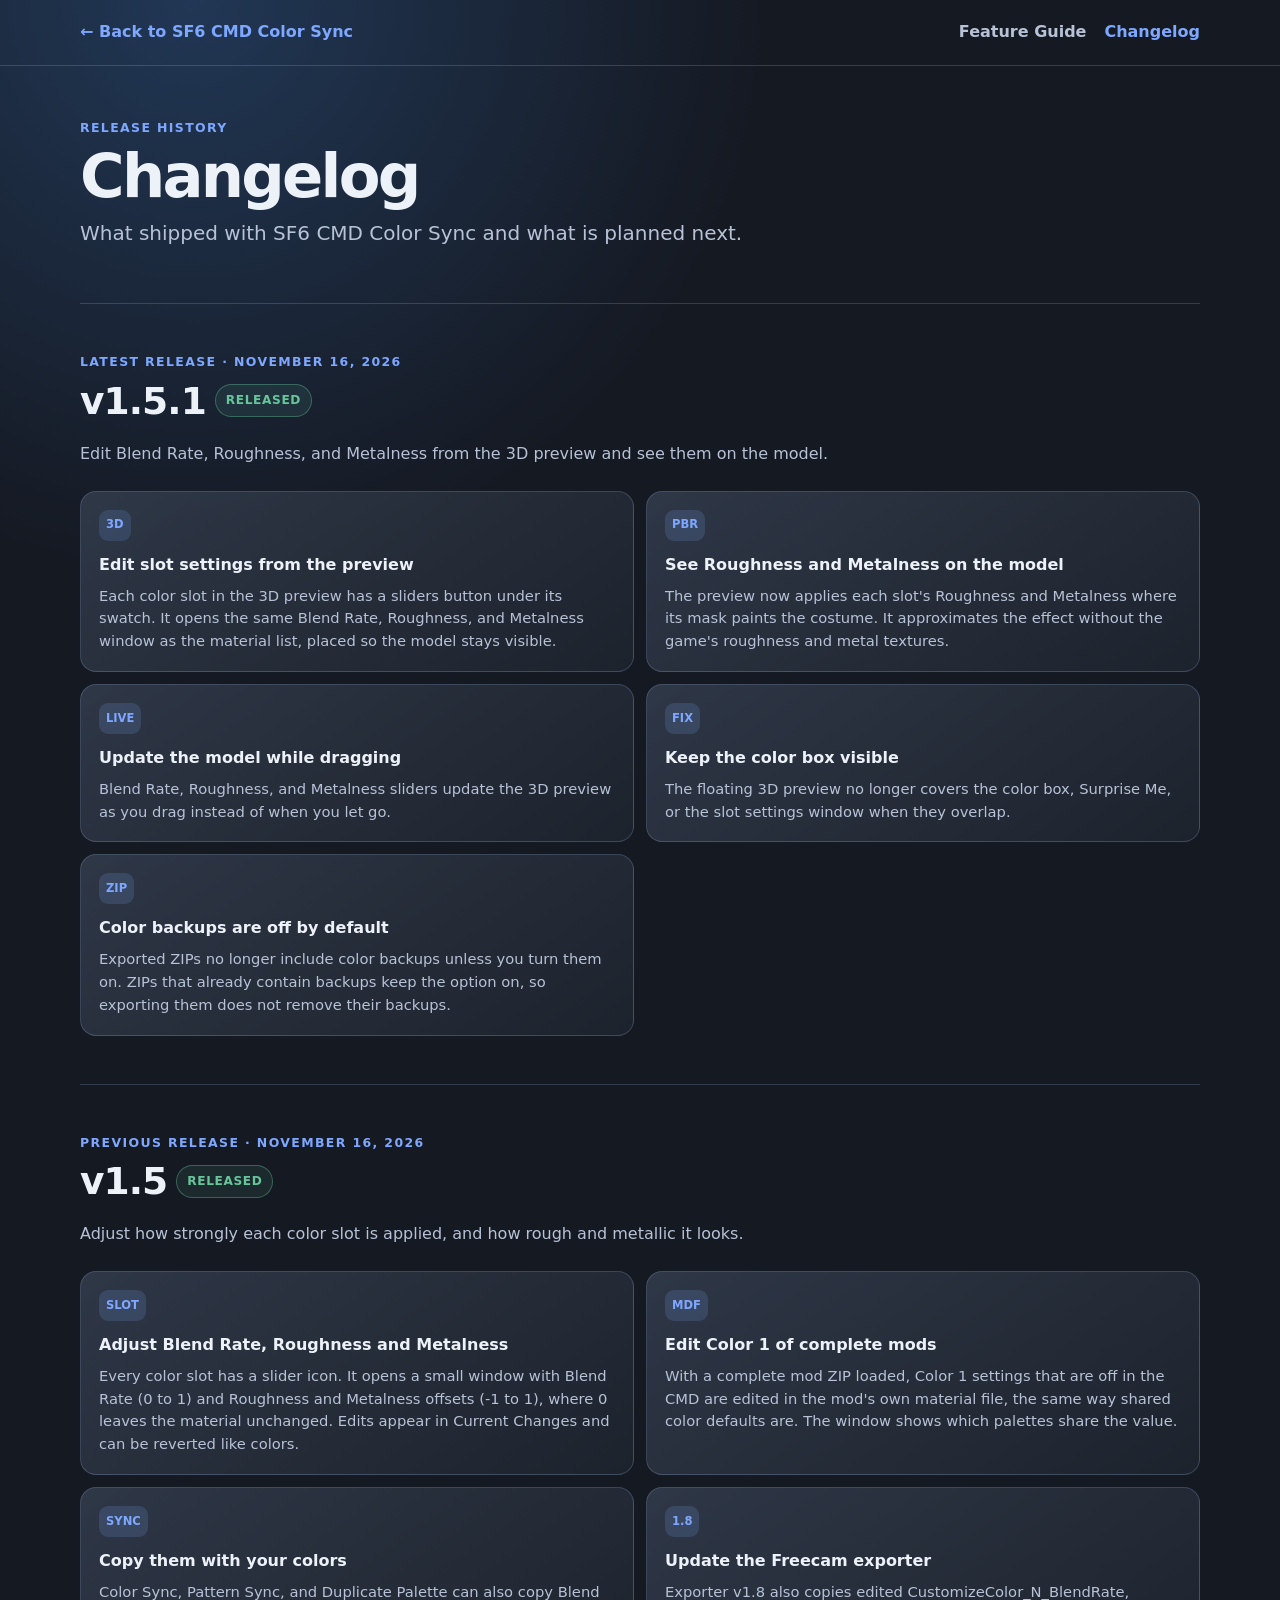
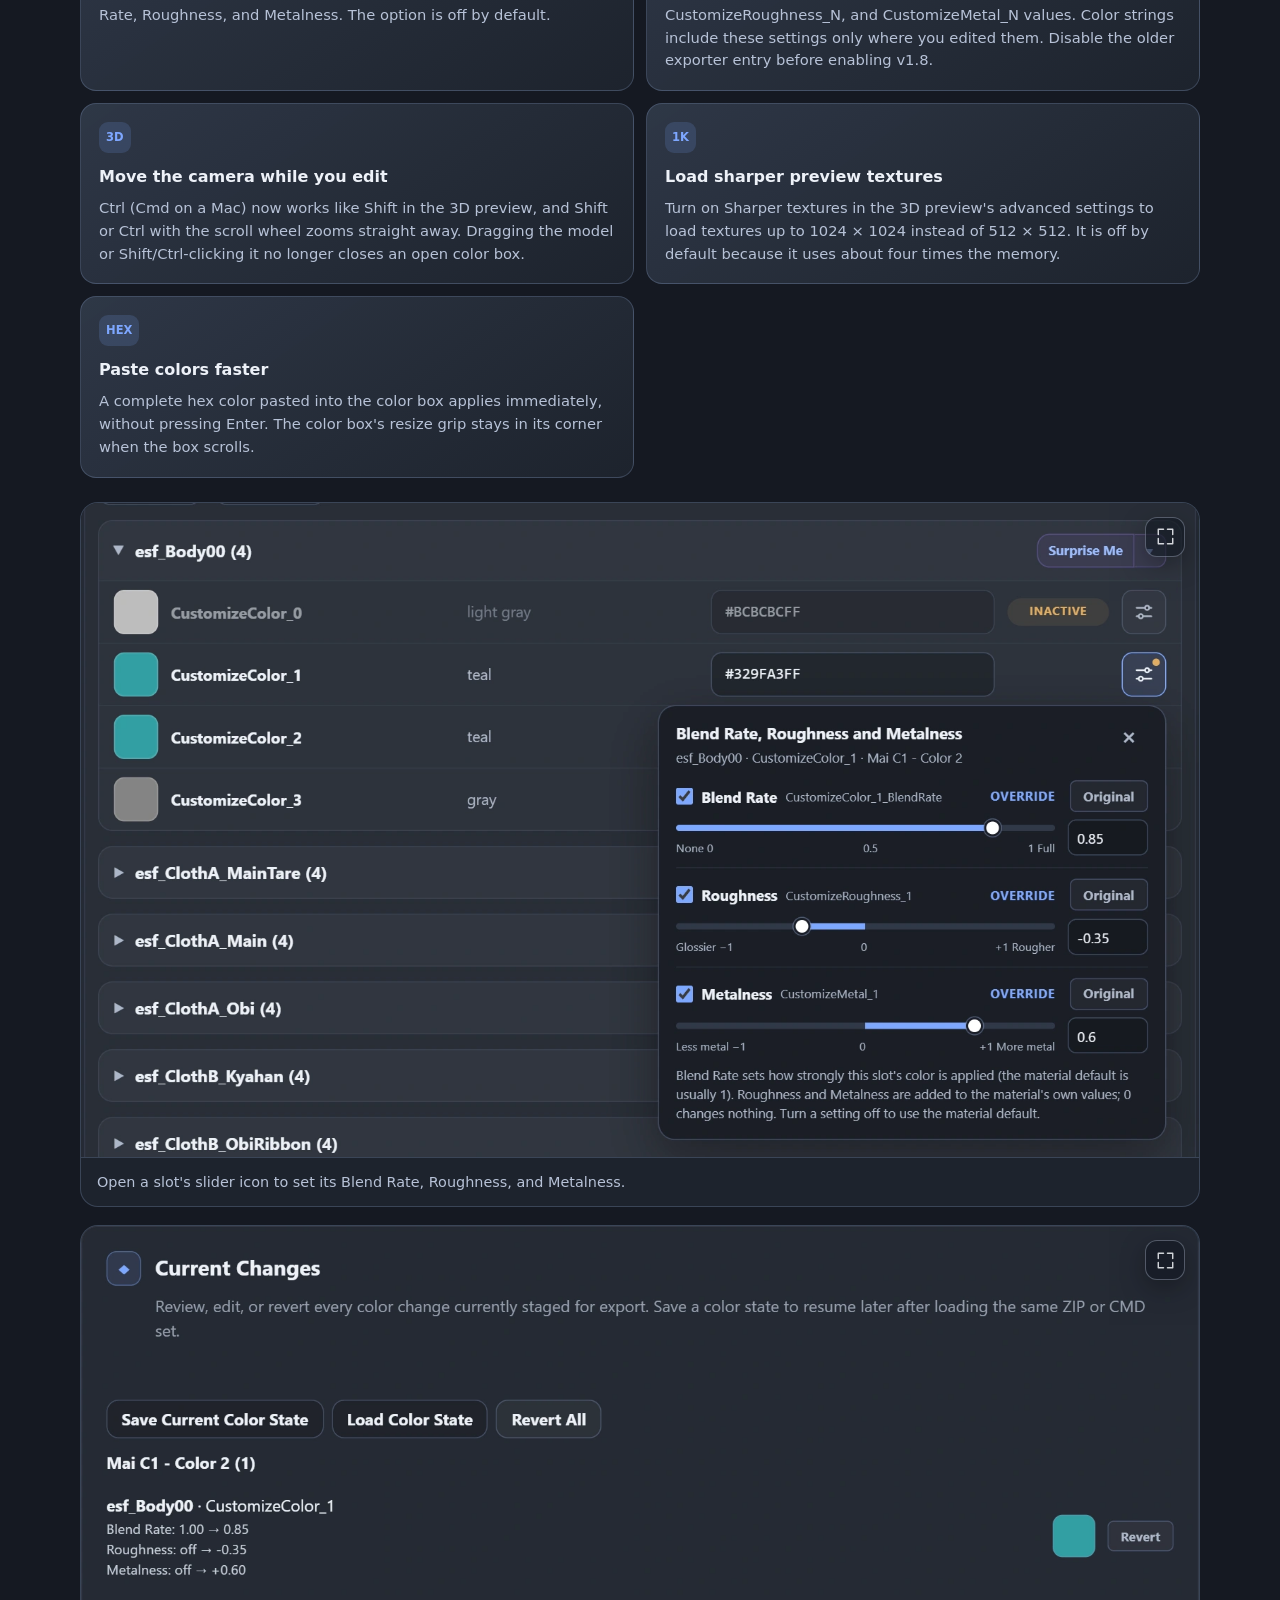
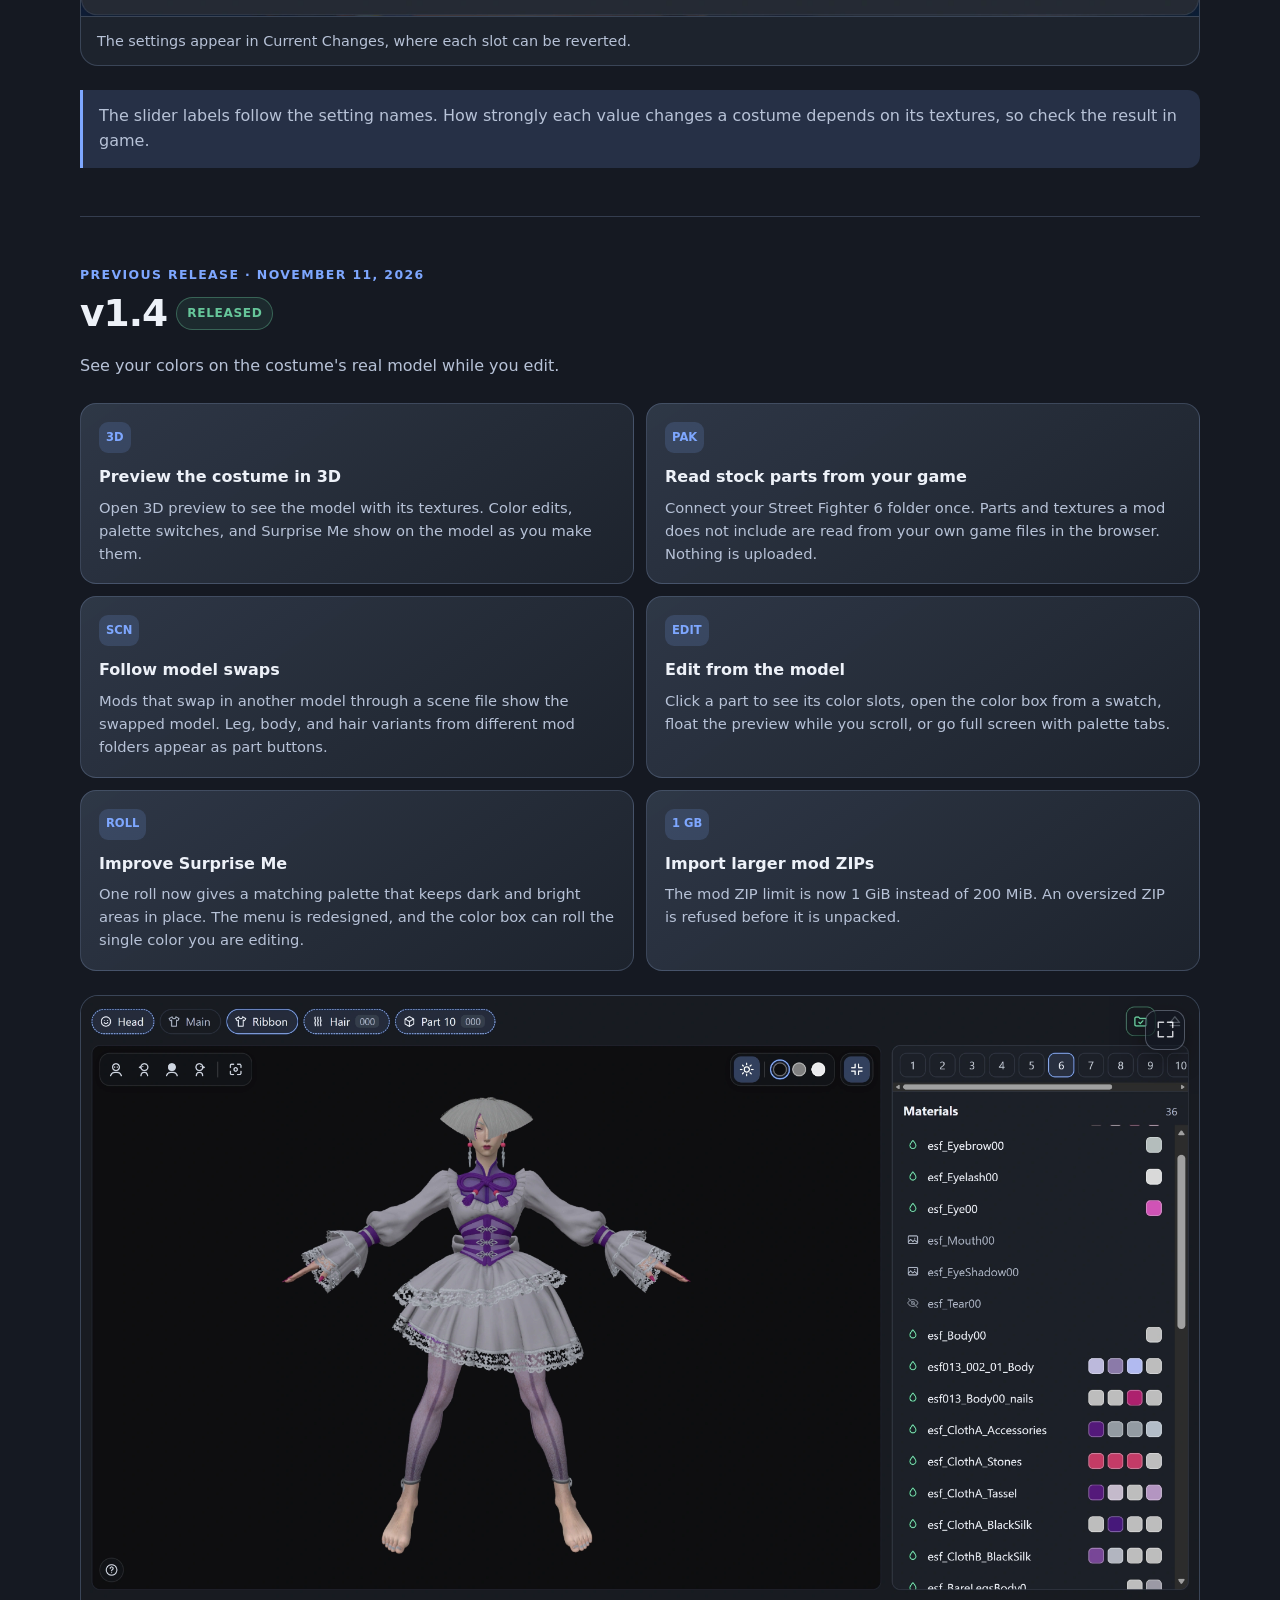
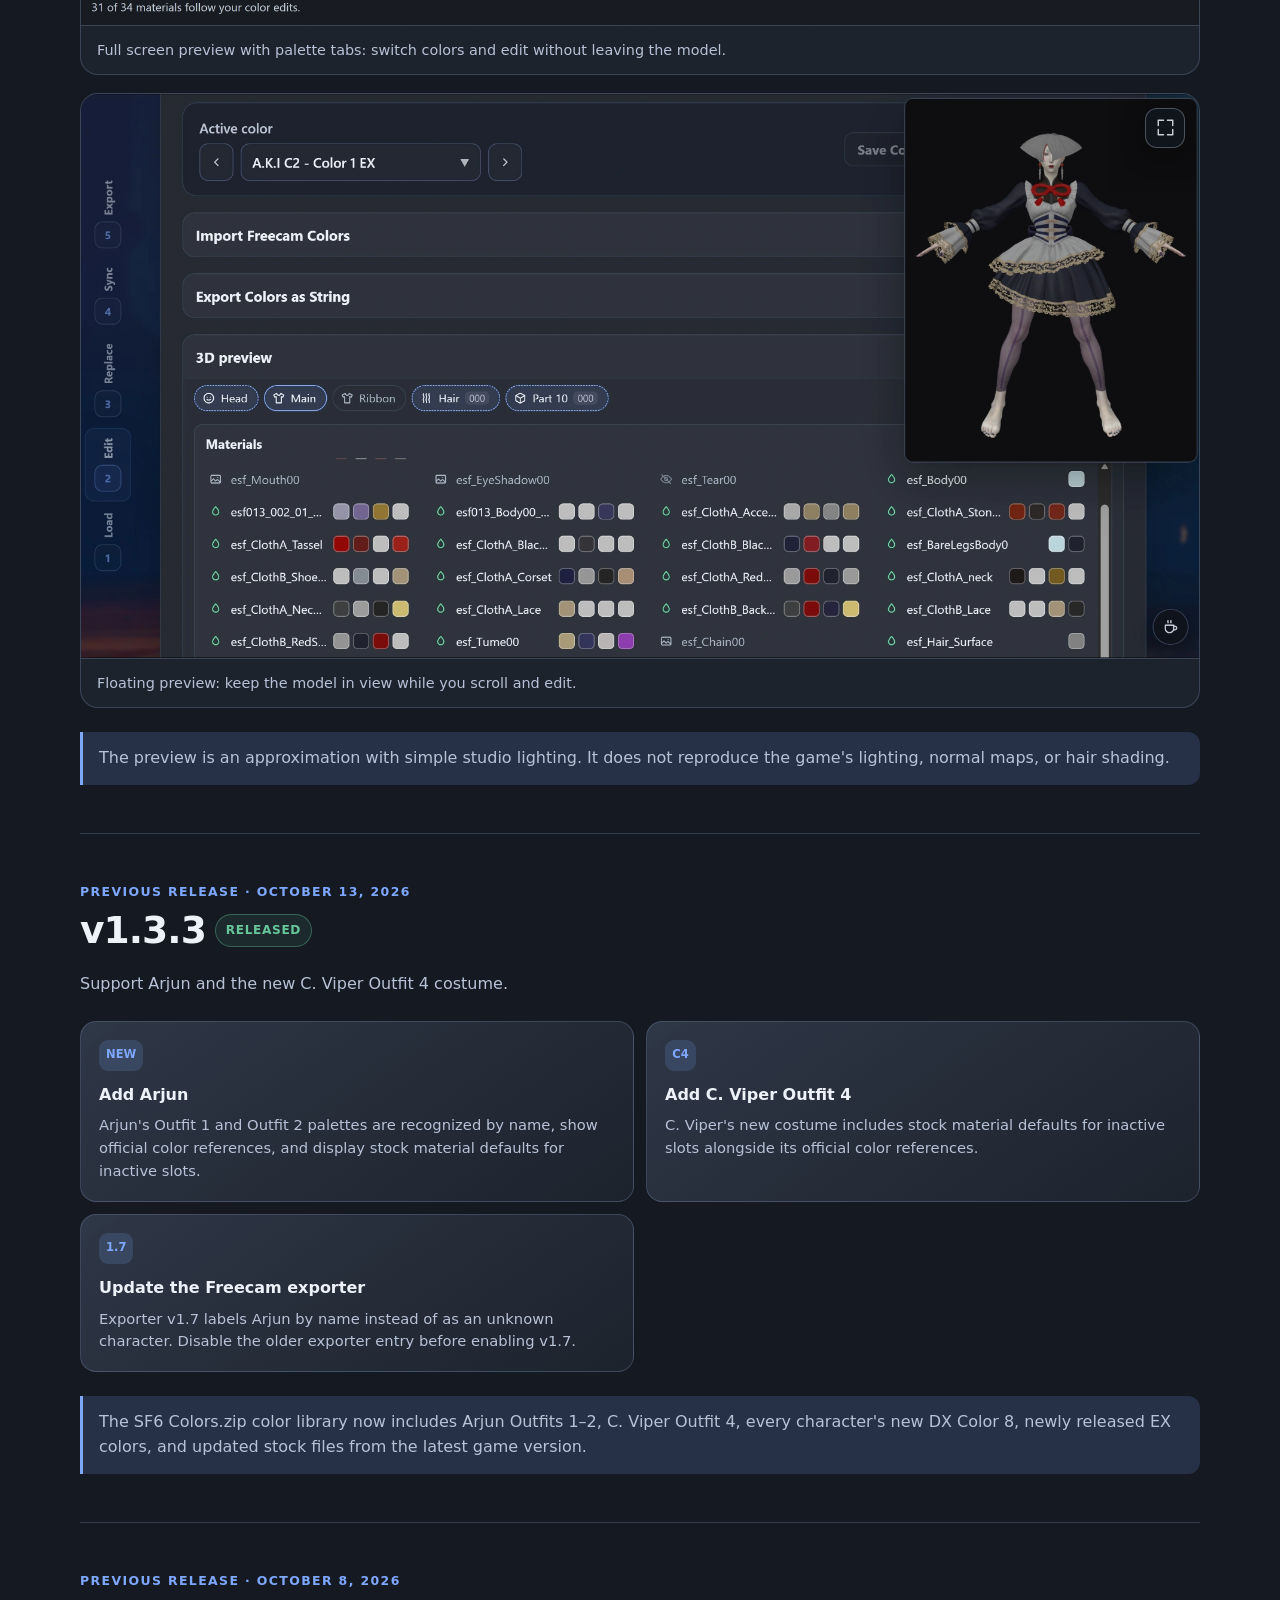
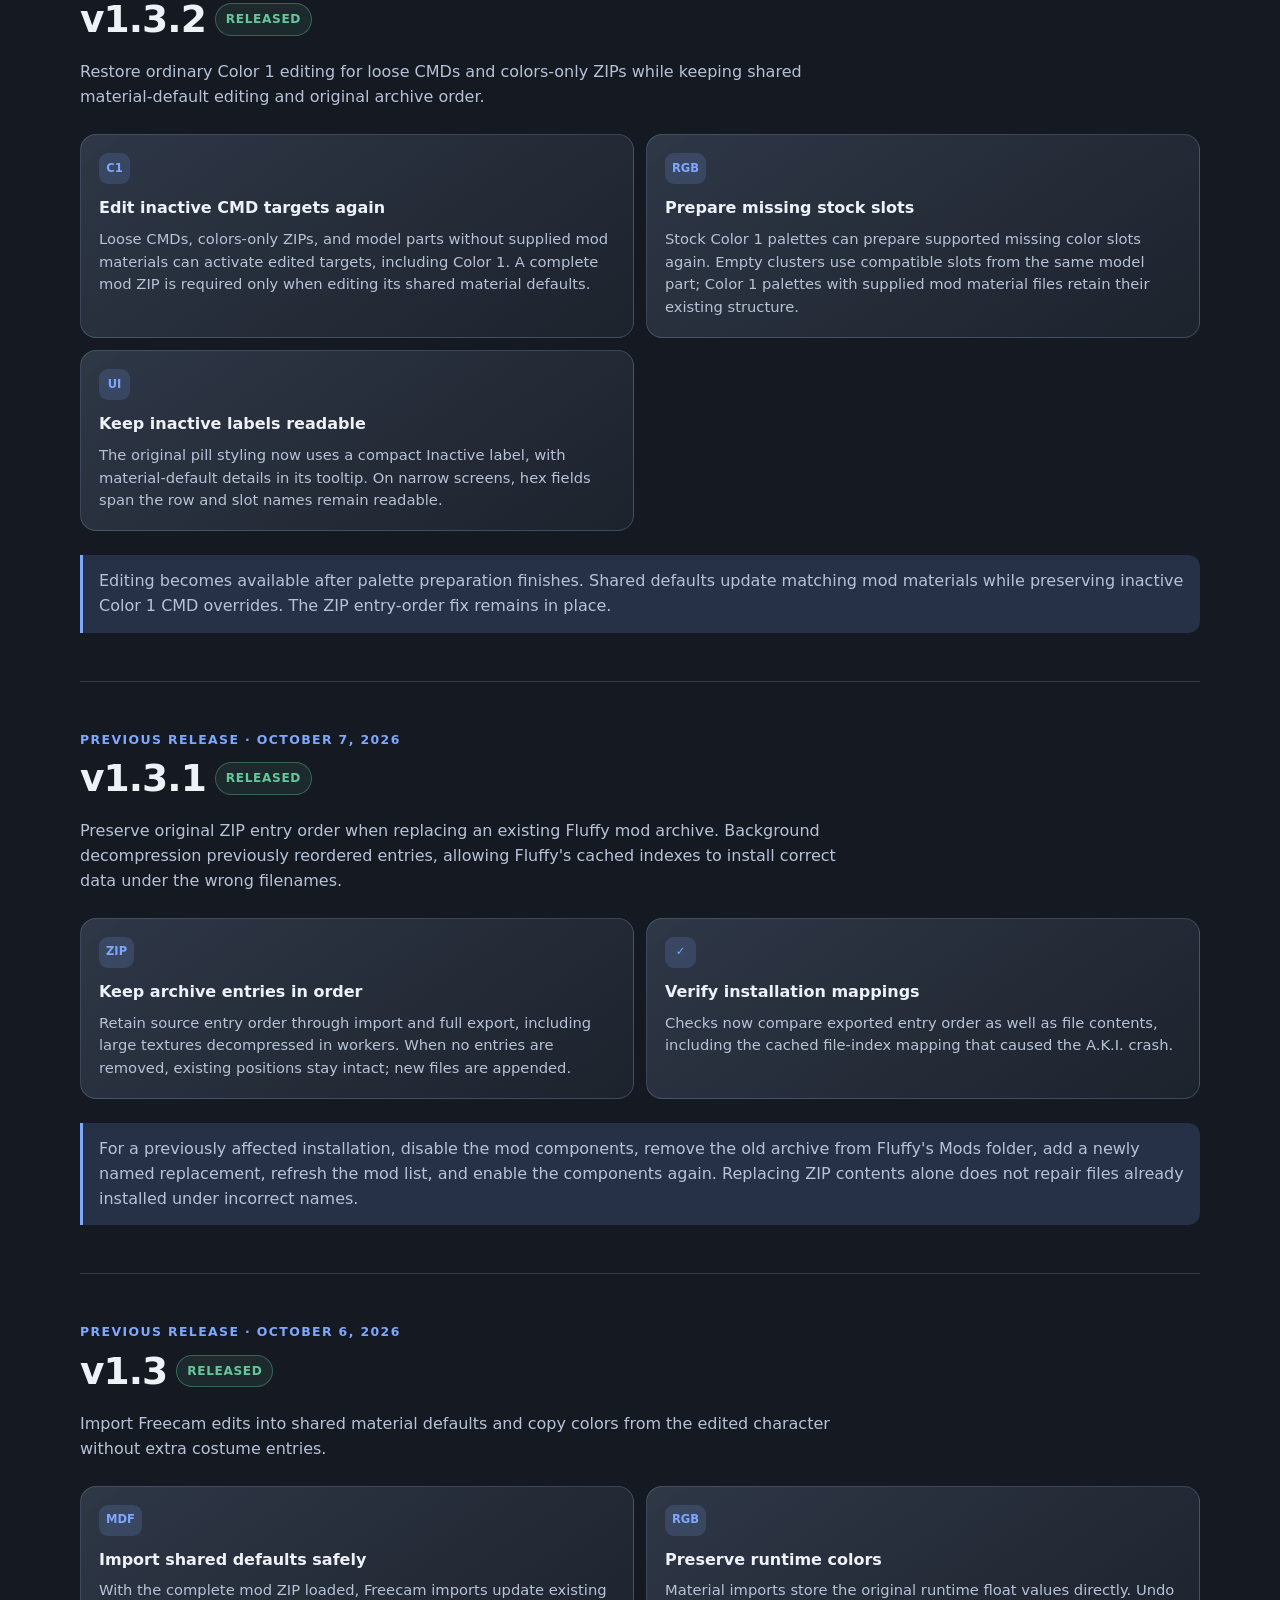
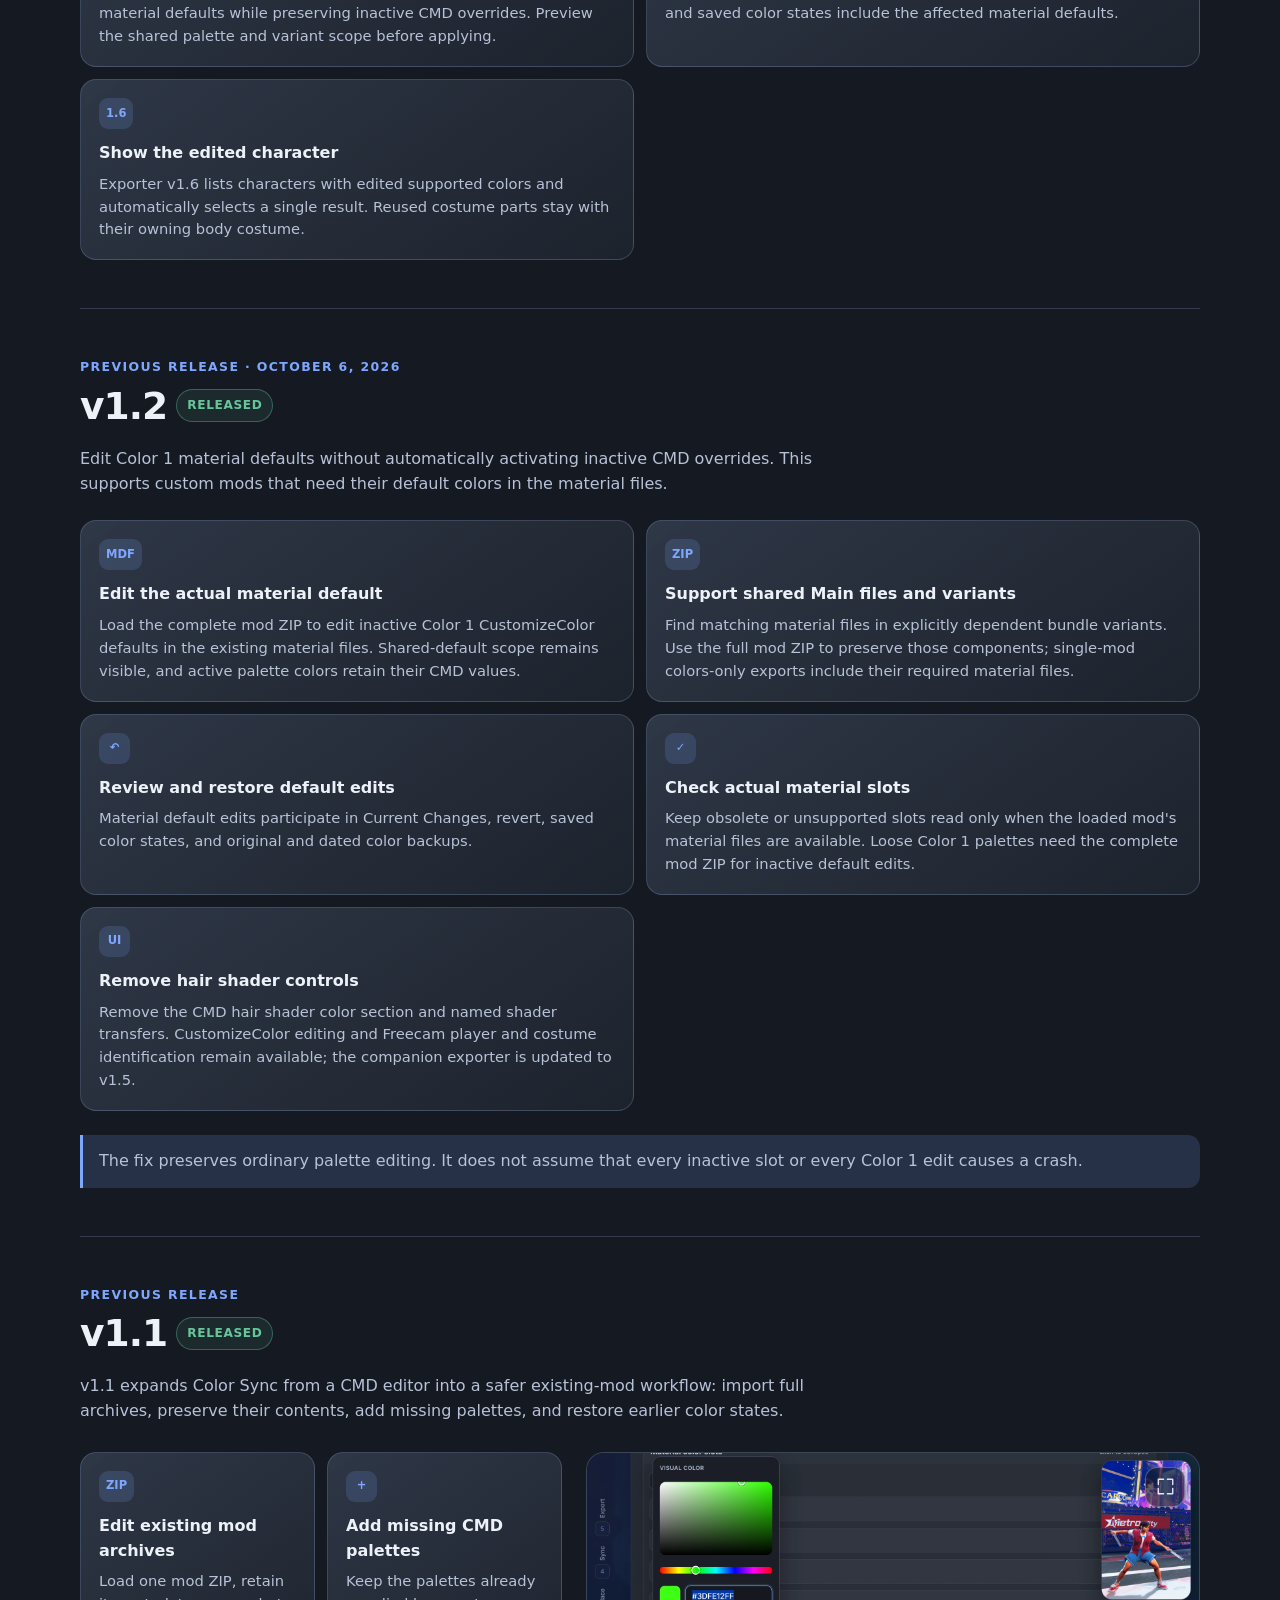
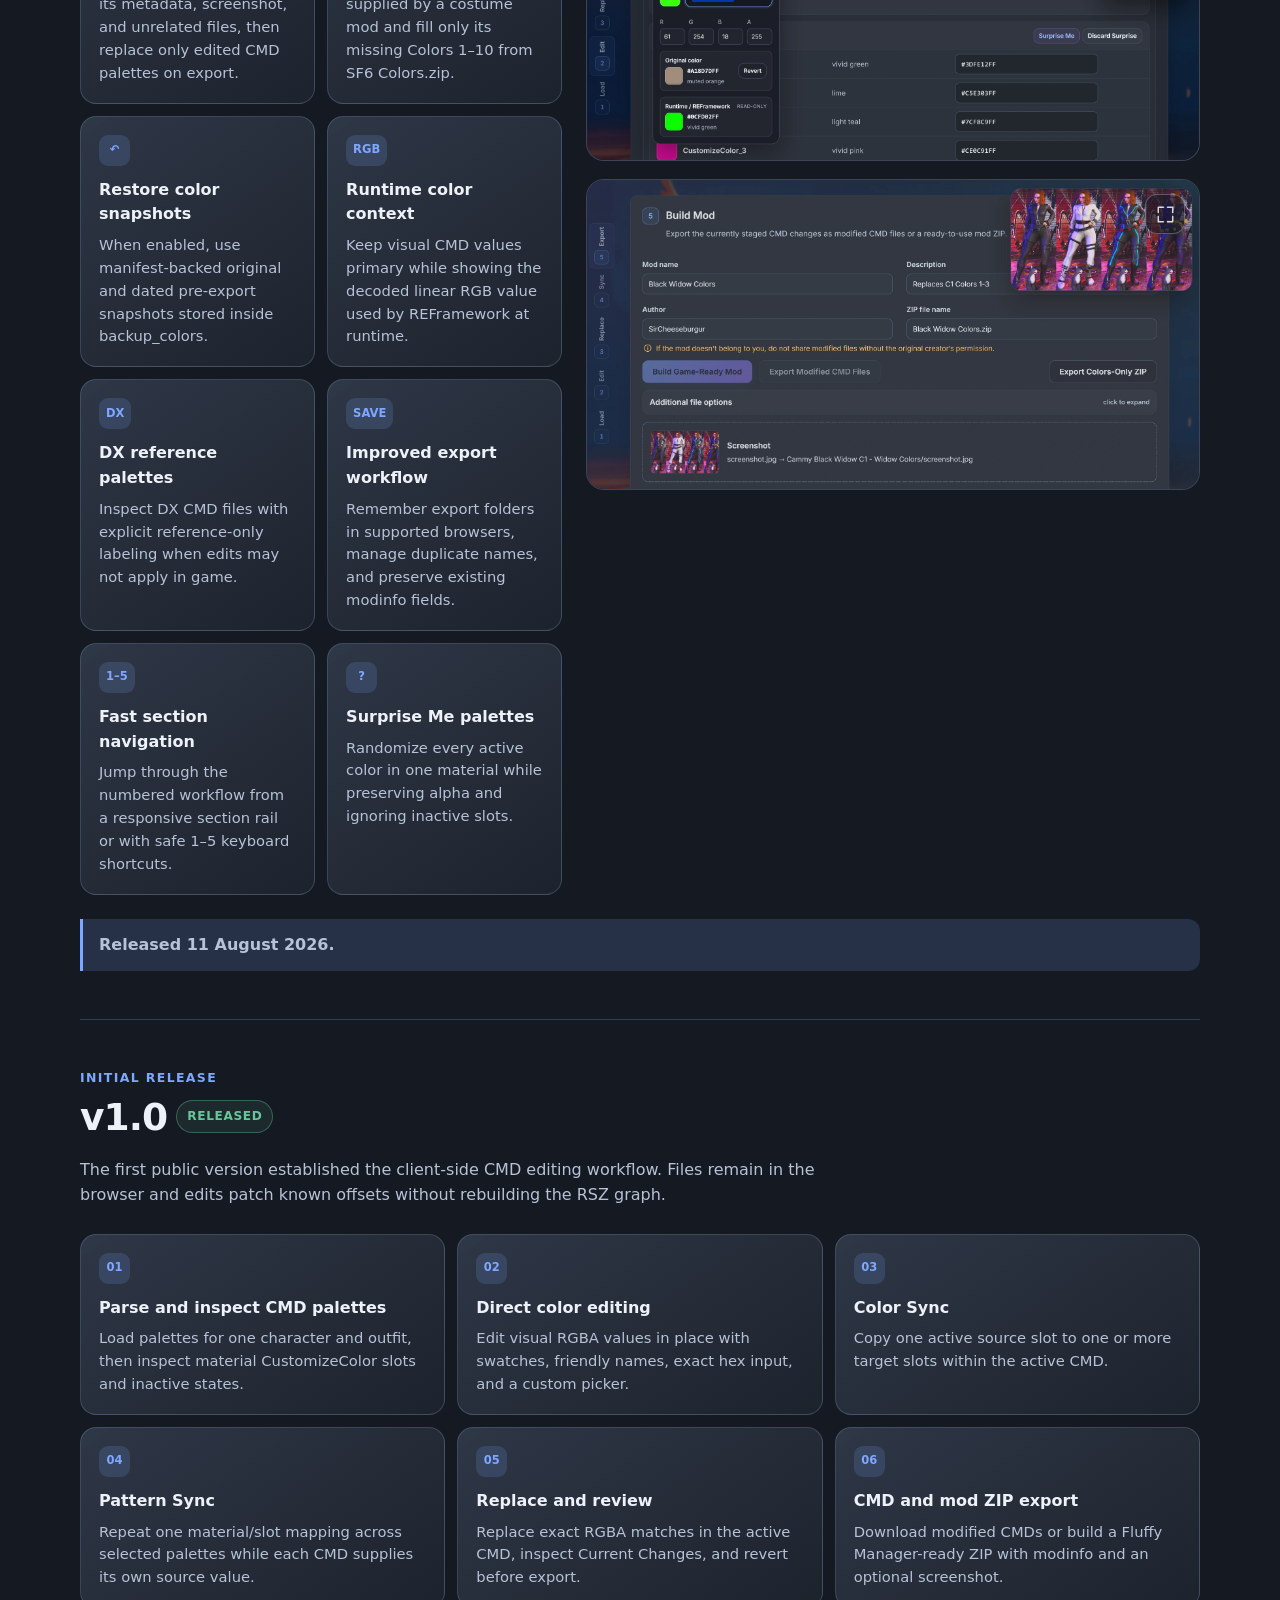
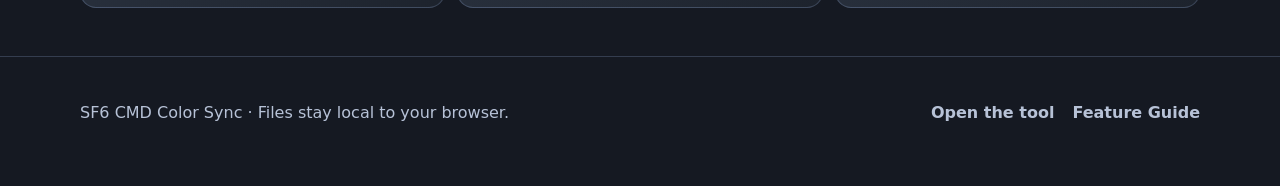
<file: changelog/index.html>
<!doctype html>
<html lang="en">
<head>
    <meta charset="utf-8">
    <meta name="viewport" content="width=device-width, initial-scale=1">
    <meta name="description" content="Release history and planned updates for SF6 CMD Color Sync.">
    <link rel="icon" href="../data/favicon.svg" type="image/svg+xml">
    <meta name="robots" content="index,follow">
    <link rel="canonical" href="https://colorsync-sf6.pages.dev/changelog/">
    <meta property="og:type" content="website">
    <meta property="og:site_name" content="SF6 CMD Color Sync">
    <meta property="og:title" content="SF6 CMD Color Sync Changelog">
    <meta property="og:description" content="See slot settings in the 3D preview in v1.5.1 and earlier releases.">
    <meta property="og:url" content="https://colorsync-sf6.pages.dev/changelog/">
    <meta name="twitter:card" content="summary">
    <title>Changelog | SF6 CMD Color Sync</title>
    <link rel="stylesheet" href="../image-lightbox.css">
    <style>
        :root {
            color-scheme: dark;
            --page: #151922;
            --surface: #252c38;
            --surface-soft: #1d232d;
            --line: rgba(151, 174, 220, .24);
            --text: #edf1f8;
            --muted: #b7c2d7;
            --blue: #7ea7ff;
            --blue-soft: rgba(126, 167, 255, .16);
            --purple: #9c7cff;
            --green: #66c69a;
            --orange: #f2b56a;
        }
        * { box-sizing: border-box; }
        body { margin: 0; background: radial-gradient(circle at 15% 0%, #213755 0, var(--page) 36rem); color: var(--text); font: 16px/1.55 Inter, ui-sans-serif, system-ui, sans-serif; }
        a { color: var(--blue); }
        .wrap { width: min(1120px, calc(100% - 40px)); margin: 0 auto; }
        .top { padding: 20px 0; border-bottom: 1px solid var(--line); }
        .nav { display: flex; align-items: center; justify-content: space-between; gap: 18px; }
        .back, .nav-links a { font-weight: 700; text-decoration: none; }
        .nav-links { display: flex; gap: 18px; }
        .nav-links a { color: var(--muted); }
        .nav-links a[aria-current="page"], .nav-links a:hover { color: var(--blue); }
        .hero { padding: 52px 0 34px; }
        .hero-copy { max-width: 720px; }
        .eyebrow { color: var(--blue); font-size: .78rem; font-weight: 800; letter-spacing: .11em; text-transform: uppercase; }
        h1, h2, h3, p { margin-top: 0; }
        h1 { margin: 8px 0 10px; font-size: clamp(2.4rem, 5vw, 3.8rem); line-height: 1.04; letter-spacing: -.045em; }
        h2 { margin: 0; font-size: clamp(1.7rem, 3vw, 2.35rem); letter-spacing: -.025em; }
        h3 { margin-bottom: 7px; font-size: 1rem; }
        .lead, .release-intro, .feature p, .note { color: var(--muted); }
        .lead { font-size: clamp(1.05rem, 2vw, 1.25rem); }
        .release { padding: 48px 0; border-top: 1px solid var(--line); }
        .release-head { display: flex; align-items: flex-start; justify-content: space-between; gap: 24px; }
        .version { display: inline-flex; align-items: center; gap: 9px; }
        .status { padding: 6px 10px; border: 1px solid rgba(242, 181, 106, .42); border-radius: 999px; background: rgba(242, 181, 106, .11); color: var(--orange); font-size: .76rem; font-weight: 800; letter-spacing: .05em; text-transform: uppercase; }
        .status.shipped { border-color: rgba(102, 198, 154, .38); background: rgba(102, 198, 154, .1); color: var(--green); }
        .release-intro { max-width: 780px; margin: 12px 0 0; }
        .release-layout { display: grid; grid-template-columns: minmax(0, .88fr) minmax(360px, 1.12fr); gap: 24px; align-items: start; margin-top: 28px; }
        .feature-grid { display: grid; grid-template-columns: repeat(2, minmax(0, 1fr)); gap: 12px; }
        .feature { padding: 18px; border: 1px solid var(--line); border-radius: 16px; background: linear-gradient(145deg, rgba(48, 57, 72, .96), var(--surface-soft)); }
        .feature-mark { display: grid; place-items: center; width: fit-content; min-width: 31px; height: 31px; margin-bottom: 12px; padding: 0 7px; border-radius: 9px; background: var(--blue-soft); color: var(--blue); font-size: .72rem; font-weight: 900; }
        .feature p { margin-bottom: 0; font-size: .92rem; }
        .release-visuals { display: grid; gap: 18px; }
        .release-visual { margin: 0; overflow: hidden; border: 1px solid var(--line); border-radius: 18px; background: var(--surface-soft); }
        .release-visual img { display: block; width: 100%; height: auto; }
        .release-visual figcaption { padding: 13px 16px; border-top: 1px solid var(--line); color: var(--muted); font-size: .9rem; }
        .release-visual b { color: var(--text); }
        .initial-list { display: grid; grid-template-columns: repeat(3, minmax(0, 1fr)); gap: 12px; margin-top: 26px; }
        .note { margin: 24px 0 0; padding: 14px 16px; border-left: 3px solid var(--blue); background: var(--blue-soft); border-radius: 0 12px 12px 0; }
        .footer { padding: 44px 0 60px; border-top: 1px solid var(--line); color: var(--muted); }
        @media (max-width: 820px) {
            .release-layout, .initial-list { grid-template-columns: 1fr; }
        }
        @media (max-width: 760px) {
            .wrap { width: min(100% - 28px, 1120px); }
            .nav { align-items: flex-start; flex-direction: column; }
            .hero { padding: 36px 0 28px; }
            .feature-grid { grid-template-columns: 1fr; }
            .release-head { flex-direction: column; }
        }
    </style>
</head>
<body>
    <header class="top"><nav class="wrap nav" aria-label="Site navigation"><a class="back" href="../">&larr; Back to SF6 CMD Color Sync</a><span class="nav-links"><a href="../features/">Feature Guide</a><a href="./" aria-current="page">Changelog</a></span></nav></header>
    <main class="wrap">
        <section class="hero">
            <div class="hero-copy"><div class="eyebrow">Release history</div><h1>Changelog</h1><p class="lead">What shipped with SF6 CMD Color Sync and what is planned next.</p></div>
        </section>

        <section class="release" id="v1-5-1">
            <div class="release-head"><div><div class="eyebrow">Latest release · November 16, 2026</div><div class="version"><h2>v1.5.1</h2><span class="status shipped">Released</span></div><p class="release-intro">Edit Blend Rate, Roughness, and Metalness from the 3D preview and see them on the model.</p></div></div>
            <div class="feature-grid" style="margin-top:24px">
                <article class="feature"><div class="feature-mark">3D</div><h3>Edit slot settings from the preview</h3><p>Each color slot in the 3D preview has a sliders button under its swatch. It opens the same Blend Rate, Roughness, and Metalness window as the material list, placed so the model stays visible.</p></article>
                <article class="feature"><div class="feature-mark">PBR</div><h3>See Roughness and Metalness on the model</h3><p>The preview now applies each slot's Roughness and Metalness where its mask paints the costume. It approximates the effect without the game's roughness and metal textures.</p></article>
                <article class="feature"><div class="feature-mark">LIVE</div><h3>Update the model while dragging</h3><p>Blend Rate, Roughness, and Metalness sliders update the 3D preview as you drag instead of when you let go.</p></article>
                <article class="feature"><div class="feature-mark">FIX</div><h3>Keep the color box visible</h3><p>The floating 3D preview no longer covers the color box, Surprise Me, or the slot settings window when they overlap.</p></article>
                <article class="feature"><div class="feature-mark">ZIP</div><h3>Color backups are off by default</h3><p>Exported ZIPs no longer include color backups unless you turn them on. ZIPs that already contain backups keep the option on, so exporting them does not remove their backups.</p></article>
            </div>
        </section>

        <section class="release" id="v1-5">
            <div class="release-head"><div><div class="eyebrow">Previous release · November 16, 2026</div><div class="version"><h2>v1.5</h2><span class="status shipped">Released</span></div><p class="release-intro">Adjust how strongly each color slot is applied, and how rough and metallic it looks.</p></div></div>
            <div class="feature-grid" style="margin-top:24px">
                <article class="feature"><div class="feature-mark">SLOT</div><h3>Adjust Blend Rate, Roughness and Metalness</h3><p>Every color slot has a slider icon. It opens a small window with Blend Rate (0 to 1) and Roughness and Metalness offsets (-1 to 1), where 0 leaves the material unchanged. Edits appear in Current Changes and can be reverted like colors.</p></article>
                <article class="feature"><div class="feature-mark">MDF</div><h3>Edit Color 1 of complete mods</h3><p>With a complete mod ZIP loaded, Color 1 settings that are off in the CMD are edited in the mod's own material file, the same way shared color defaults are. The window shows which palettes share the value.</p></article>
                <article class="feature"><div class="feature-mark">SYNC</div><h3>Copy them with your colors</h3><p>Color Sync, Pattern Sync, and Duplicate Palette can also copy Blend Rate, Roughness, and Metalness. The option is off by default.</p></article>
                <article class="feature"><div class="feature-mark">1.8</div><h3>Update the Freecam exporter</h3><p>Exporter v1.8 also copies edited CustomizeColor_N_BlendRate, CustomizeRoughness_N, and CustomizeMetal_N values. Color strings include these settings only where you edited them. Disable the older exporter entry before enabling v1.8.</p></article>
                <article class="feature"><div class="feature-mark">3D</div><h3>Move the camera while you edit</h3><p>Ctrl (Cmd on a Mac) now works like Shift in the 3D preview, and Shift or Ctrl with the scroll wheel zooms straight away. Dragging the model or Shift/Ctrl-clicking it no longer closes an open color box.</p></article>
                <article class="feature"><div class="feature-mark">1K</div><h3>Load sharper preview textures</h3><p>Turn on Sharper textures in the 3D preview's advanced settings to load textures up to 1024 × 1024 instead of 512 × 512. It is off by default because it uses about four times the memory.</p></article>
                <article class="feature"><div class="feature-mark">HEX</div><h3>Paste colors faster</h3><p>A complete hex color pasted into the color box applies immediately, without pressing Enter. The color box's resize grip stays in its corner when the box scrolls.</p></article>
            </div>
            <div class="release-visuals" style="margin-top:24px">
                <figure class="release-visual"><img src="../data/feature-guide/surface-settings-ui.webp" alt="Mai Outfit 1 Color 2 with the esf_Body00 material open and a window for CustomizeColor_1 showing Blend Rate 0.85, Roughness -0.35, and Metalness 0.6 sliders."><figcaption>Open a slot's slider icon to set its Blend Rate, Roughness, and Metalness.</figcaption></figure>
                <figure class="release-visual"><img src="../data/feature-guide/surface-changes-ui.webp" alt="Current Changes listing esf_Body00 CustomizeColor_1 with Blend Rate 1.00 to 0.85, Roughness off to -0.35, and Metalness off to +0.60, next to a Revert button."><figcaption>The settings appear in Current Changes, where each slot can be reverted.</figcaption></figure>
            </div>
            <p class="note">The slider labels follow the setting names. How strongly each value changes a costume depends on its textures, so check the result in game.</p>
        </section>

        <section class="release" id="v1-4">
            <div class="release-head"><div><div class="eyebrow">Previous release · November 11, 2026</div><div class="version"><h2>v1.4</h2><span class="status shipped">Released</span></div><p class="release-intro">See your colors on the costume's real model while you edit.</p></div></div>
            <div class="feature-grid" style="margin-top:24px">
                <article class="feature"><div class="feature-mark">3D</div><h3>Preview the costume in 3D</h3><p>Open 3D preview to see the model with its textures. Color edits, palette switches, and Surprise Me show on the model as you make them.</p></article>
                <article class="feature"><div class="feature-mark">PAK</div><h3>Read stock parts from your game</h3><p>Connect your Street Fighter 6 folder once. Parts and textures a mod does not include are read from your own game files in the browser. Nothing is uploaded.</p></article>
                <article class="feature"><div class="feature-mark">SCN</div><h3>Follow model swaps</h3><p>Mods that swap in another model through a scene file show the swapped model. Leg, body, and hair variants from different mod folders appear as part buttons.</p></article>
                <article class="feature"><div class="feature-mark">EDIT</div><h3>Edit from the model</h3><p>Click a part to see its color slots, open the color box from a swatch, float the preview while you scroll, or go full screen with palette tabs.</p></article>
                <article class="feature"><div class="feature-mark">ROLL</div><h3>Improve Surprise Me</h3><p>One roll now gives a matching palette that keeps dark and bright areas in place. The menu is redesigned, and the color box can roll the single color you are editing.</p></article>
                <article class="feature"><div class="feature-mark">1 GB</div><h3>Import larger mod ZIPs</h3><p>The mod ZIP limit is now 1 GiB instead of 200 MiB. An oversized ZIP is refused before it is unpacked.</p></article>
            </div>
            <div class="release-visuals" style="margin-top:24px">
                <figure class="release-visual"><img src="../data/feature-guide/preview-3d-fullscreen-ui.webp" alt="Full screen 3D preview of A.K.I. Outfit 2 in a lilac and purple dress, with palette tabs 1 to 10 above a materials list with color swatches."><figcaption>Full screen preview with palette tabs: switch colors and edit without leaving the model.</figcaption></figure>
                <figure class="release-visual"><img src="../data/feature-guide/preview-3d-floating-ui.webp" alt="Editor with the 3D preview floating in the top right corner over the materials list, showing A.K.I. Outfit 2 Color 1 EX in a navy and white dress."><figcaption>Floating preview: keep the model in view while you scroll and edit.</figcaption></figure>
            </div>
            <p class="note">The preview is an approximation with simple studio lighting. It does not reproduce the game's lighting, normal maps, or hair shading.</p>
        </section>

        <section class="release" id="v1-3-3">
            <div class="release-head"><div><div class="eyebrow">Previous release · October 13, 2026</div><div class="version"><h2>v1.3.3</h2><span class="status shipped">Released</span></div><p class="release-intro">Support Arjun and the new C. Viper Outfit 4 costume.</p></div></div>
            <div class="feature-grid" style="margin-top:24px">
                <article class="feature"><div class="feature-mark">NEW</div><h3>Add Arjun</h3><p>Arjun's Outfit 1 and Outfit 2 palettes are recognized by name, show official color references, and display stock material defaults for inactive slots.</p></article>
                <article class="feature"><div class="feature-mark">C4</div><h3>Add C. Viper Outfit 4</h3><p>C. Viper's new costume includes stock material defaults for inactive slots alongside its official color references.</p></article>
                <article class="feature"><div class="feature-mark">1.7</div><h3>Update the Freecam exporter</h3><p>Exporter v1.7 labels Arjun by name instead of as an unknown character. Disable the older exporter entry before enabling v1.7.</p></article>
            </div>
            <p class="note">The SF6 Colors.zip color library now includes Arjun Outfits 1–2, C. Viper Outfit 4, every character's new DX Color 8, newly released EX colors, and updated stock files from the latest game version.</p>
        </section>

        <section class="release" id="v1-3-2">
            <div class="release-head"><div><div class="eyebrow">Previous release · October 8, 2026</div><div class="version"><h2>v1.3.2</h2><span class="status shipped">Released</span></div><p class="release-intro">Restore ordinary Color 1 editing for loose CMDs and colors-only ZIPs while keeping shared material-default editing and original archive order.</p></div></div>
            <div class="feature-grid" style="margin-top:24px">
                <article class="feature"><div class="feature-mark">C1</div><h3>Edit inactive CMD targets again</h3><p>Loose CMDs, colors-only ZIPs, and model parts without supplied mod materials can activate edited targets, including Color 1. A complete mod ZIP is required only when editing its shared material defaults.</p></article>
                <article class="feature"><div class="feature-mark">RGB</div><h3>Prepare missing stock slots</h3><p>Stock Color 1 palettes can prepare supported missing color slots again. Empty clusters use compatible slots from the same model part; Color 1 palettes with supplied mod material files retain their existing structure.</p></article>
                <article class="feature"><div class="feature-mark">UI</div><h3>Keep inactive labels readable</h3><p>The original pill styling now uses a compact Inactive label, with material-default details in its tooltip. On narrow screens, hex fields span the row and slot names remain readable.</p></article>
            </div>
            <p class="note">Editing becomes available after palette preparation finishes. Shared defaults update matching mod materials while preserving inactive Color 1 CMD overrides. The ZIP entry-order fix remains in place.</p>
        </section>

        <section class="release" id="v1-3-1">
            <div class="release-head"><div><div class="eyebrow">Previous release · October 7, 2026</div><div class="version"><h2>v1.3.1</h2><span class="status shipped">Released</span></div><p class="release-intro">Preserve original ZIP entry order when replacing an existing Fluffy mod archive. Background decompression previously reordered entries, allowing Fluffy's cached indexes to install correct data under the wrong filenames.</p></div></div>
            <div class="feature-grid" style="margin-top:24px">
                <article class="feature"><div class="feature-mark">ZIP</div><h3>Keep archive entries in order</h3><p>Retain source entry order through import and full export, including large textures decompressed in workers. When no entries are removed, existing positions stay intact; new files are appended.</p></article>
                <article class="feature"><div class="feature-mark">✓</div><h3>Verify installation mappings</h3><p>Checks now compare exported entry order as well as file contents, including the cached file-index mapping that caused the A.K.I. crash.</p></article>
            </div>
            <p class="note">For a previously affected installation, disable the mod components, remove the old archive from Fluffy's Mods folder, add a newly named replacement, refresh the mod list, and enable the components again. Replacing ZIP contents alone does not repair files already installed under incorrect names.</p>
        </section>

        <section class="release" id="v1-3">
            <div class="release-head"><div><div class="eyebrow">Previous release · October 6, 2026</div><div class="version"><h2>v1.3</h2><span class="status shipped">Released</span></div><p class="release-intro">Import Freecam edits into shared material defaults and copy colors from the edited character without extra costume entries.</p></div></div>
            <div class="feature-grid" style="margin-top:24px">
                <article class="feature"><div class="feature-mark">MDF</div><h3>Import shared defaults safely</h3><p>With the complete mod ZIP loaded, Freecam imports update existing material defaults while preserving inactive CMD overrides. Preview the shared palette and variant scope before applying.</p></article>
                <article class="feature"><div class="feature-mark">RGB</div><h3>Preserve runtime colors</h3><p>Material imports store the original runtime float values directly. Undo and saved color states include the affected material defaults.</p></article>
                <article class="feature"><div class="feature-mark">1.6</div><h3>Show the edited character</h3><p>Exporter v1.6 lists characters with edited supported colors and automatically selects a single result. Reused costume parts stay with their owning body costume.</p></article>
            </div>
        </section>

        <section class="release" id="v1-2">
            <div class="release-head"><div><div class="eyebrow">Previous release · October 6, 2026</div><div class="version"><h2>v1.2</h2><span class="status shipped">Released</span></div><p class="release-intro">Edit Color 1 material defaults without automatically activating inactive CMD overrides. This supports custom mods that need their default colors in the material files.</p></div></div>
            <div class="feature-grid" style="margin-top:24px">
                <article class="feature"><div class="feature-mark">MDF</div><h3>Edit the actual material default</h3><p>Load the complete mod ZIP to edit inactive Color 1 CustomizeColor defaults in the existing material files. Shared-default scope remains visible, and active palette colors retain their CMD values.</p></article>
                <article class="feature"><div class="feature-mark">ZIP</div><h3>Support shared Main files and variants</h3><p>Find matching material files in explicitly dependent bundle variants. Use the full mod ZIP to preserve those components; single-mod colors-only exports include their required material files.</p></article>
                <article class="feature"><div class="feature-mark">↶</div><h3>Review and restore default edits</h3><p>Material default edits participate in Current Changes, revert, saved color states, and original and dated color backups.</p></article>
                <article class="feature"><div class="feature-mark">✓</div><h3>Check actual material slots</h3><p>Keep obsolete or unsupported slots read only when the loaded mod's material files are available. Loose Color 1 palettes need the complete mod ZIP for inactive default edits.</p></article>
                <article class="feature"><div class="feature-mark">UI</div><h3>Remove hair shader controls</h3><p>Remove the CMD hair shader color section and named shader transfers. CustomizeColor editing and Freecam player and costume identification remain available; the companion exporter is updated to v1.5.</p></article>
            </div>
            <p class="note">The fix preserves ordinary palette editing. It does not assume that every inactive slot or every Color 1 edit causes a crash.</p>
        </section>

        <section class="release" id="v1-1">
            <div class="release-head"><div><div class="eyebrow">Previous release</div><div class="version"><h2>v1.1</h2><span class="status shipped">Released</span></div><p class="release-intro">v1.1 expands Color Sync from a CMD editor into a safer existing-mod workflow: import full archives, preserve their contents, add missing palettes, and restore earlier color states.</p></div></div>
            <div class="release-layout">
                <div class="feature-grid">
                    <article class="feature"><div class="feature-mark">ZIP</div><h3>Edit existing mod archives</h3><p>Load one mod ZIP, retain its metadata, screenshot, and unrelated files, then replace only edited CMD palettes on export.</p></article>
                    <article class="feature"><div class="feature-mark">+</div><h3>Add missing CMD palettes</h3><p>Keep the palettes already supplied by a costume mod and fill only its missing Colors 1–10 from SF6 Colors.zip.</p></article>
                    <article class="feature"><div class="feature-mark">↶</div><h3>Restore color snapshots</h3><p>When enabled, use manifest-backed original and dated pre-export snapshots stored inside backup_colors.</p></article>
                    <article class="feature"><div class="feature-mark">RGB</div><h3>Runtime color context</h3><p>Keep visual CMD values primary while showing the decoded linear RGB value used by REFramework at runtime.</p></article>
                    <article class="feature"><div class="feature-mark">DX</div><h3>DX reference palettes</h3><p>Inspect DX CMD files with explicit reference-only labeling when edits may not apply in game.</p></article>
                    <article class="feature"><div class="feature-mark">SAVE</div><h3>Improved export workflow</h3><p>Remember export folders in supported browsers, manage duplicate names, and preserve existing modinfo fields.</p></article>
                    <article class="feature"><div class="feature-mark">1–5</div><h3>Fast section navigation</h3><p>Jump through the numbered workflow from a responsive section rail or with safe 1–5 keyboard shortcuts.</p></article>
                    <article class="feature"><div class="feature-mark">?</div><h3>Surprise Me palettes</h3><p>Randomize every active color in one material while preserving alpha and ignoring inactive slots.</p></article>
                </div>
                <div class="release-visuals">
                    <figure class="release-visual"><img src="../data/feature-guide/mod-zip-import-lily-ui.webp" alt="Color editor showing the visual color picker, runtime color readout, section rail, and reference viewer."></figure>
                    <figure class="release-visual"><img src="../data/feature-guide/mod-zip-import-ui.webp" alt="Build Mod section showing imported Black Widow Colors metadata, preserved screenshot, and export options."></figure>
                </div>
            </div>
            <p class="note"><strong>Released 11 August 2026.</strong></p>
        </section>

        <section class="release" id="v1-0">
            <div class="release-head"><div><div class="eyebrow">Initial release</div><div class="version"><h2>v1.0</h2><span class="status shipped">Released</span></div><p class="release-intro">The first public version established the client-side CMD editing workflow. Files remain in the browser and edits patch known offsets without rebuilding the RSZ graph.</p></div></div>
            <div class="initial-list">
                <article class="feature"><div class="feature-mark">01</div><h3>Parse and inspect CMD palettes</h3><p>Load palettes for one character and outfit, then inspect material CustomizeColor slots and inactive states.</p></article>
                <article class="feature"><div class="feature-mark">02</div><h3>Direct color editing</h3><p>Edit visual RGBA values in place with swatches, friendly names, exact hex input, and a custom picker.</p></article>
                <article class="feature"><div class="feature-mark">03</div><h3>Color Sync</h3><p>Copy one active source slot to one or more target slots within the active CMD.</p></article>
                <article class="feature"><div class="feature-mark">04</div><h3>Pattern Sync</h3><p>Repeat one material/slot mapping across selected palettes while each CMD supplies its own source value.</p></article>
                <article class="feature"><div class="feature-mark">05</div><h3>Replace and review</h3><p>Replace exact RGBA matches in the active CMD, inspect Current Changes, and revert before export.</p></article>
                <article class="feature"><div class="feature-mark">06</div><h3>CMD and mod ZIP export</h3><p>Download modified CMDs or build a Fluffy Manager-ready ZIP with modinfo and an optional screenshot.</p></article>
            </div>
        </section>
    </main>
    <footer class="footer"><div class="wrap nav"><span>SF6 CMD Color Sync &middot; Files stay local to your browser.</span><span class="nav-links"><a href="../">Open the tool</a><a href="../features/">Feature Guide</a></span></div></footer>
    <script src="../image-lightbox.js"></script>
</body>
</html>
</file>
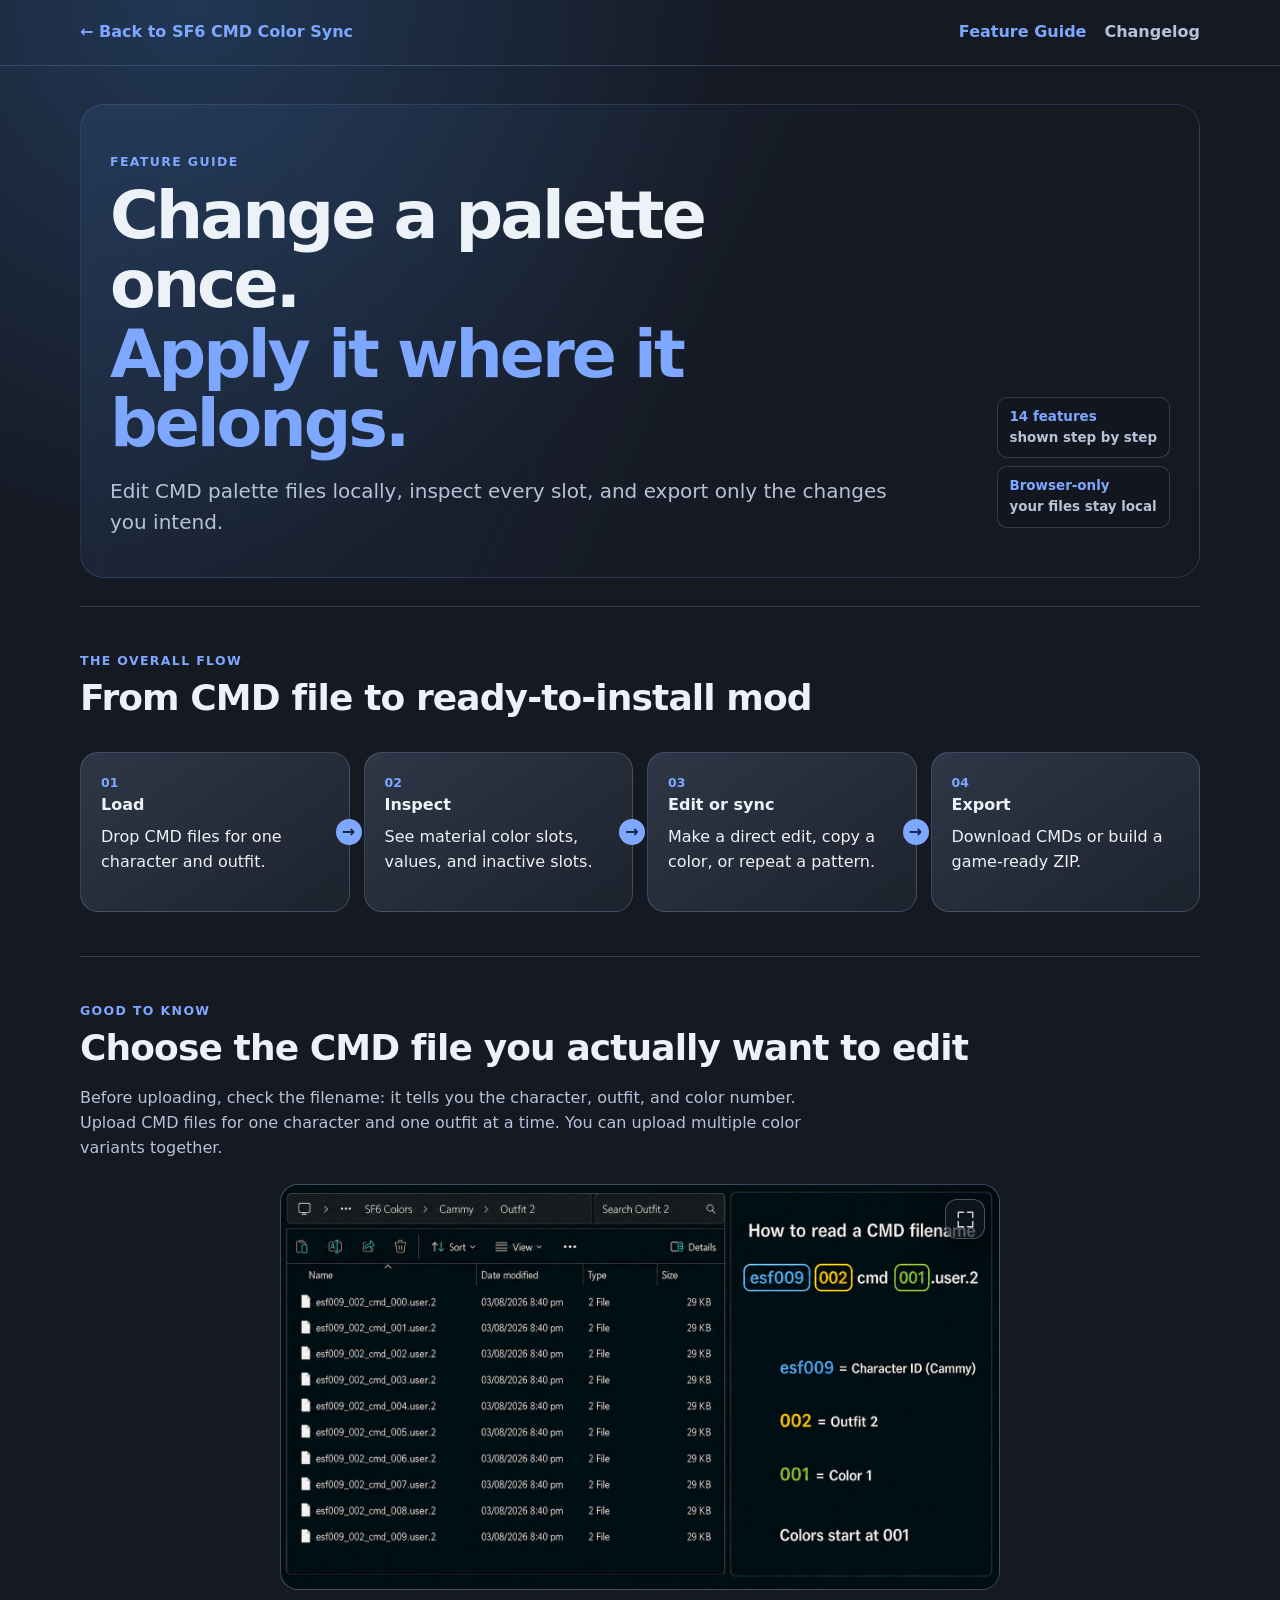
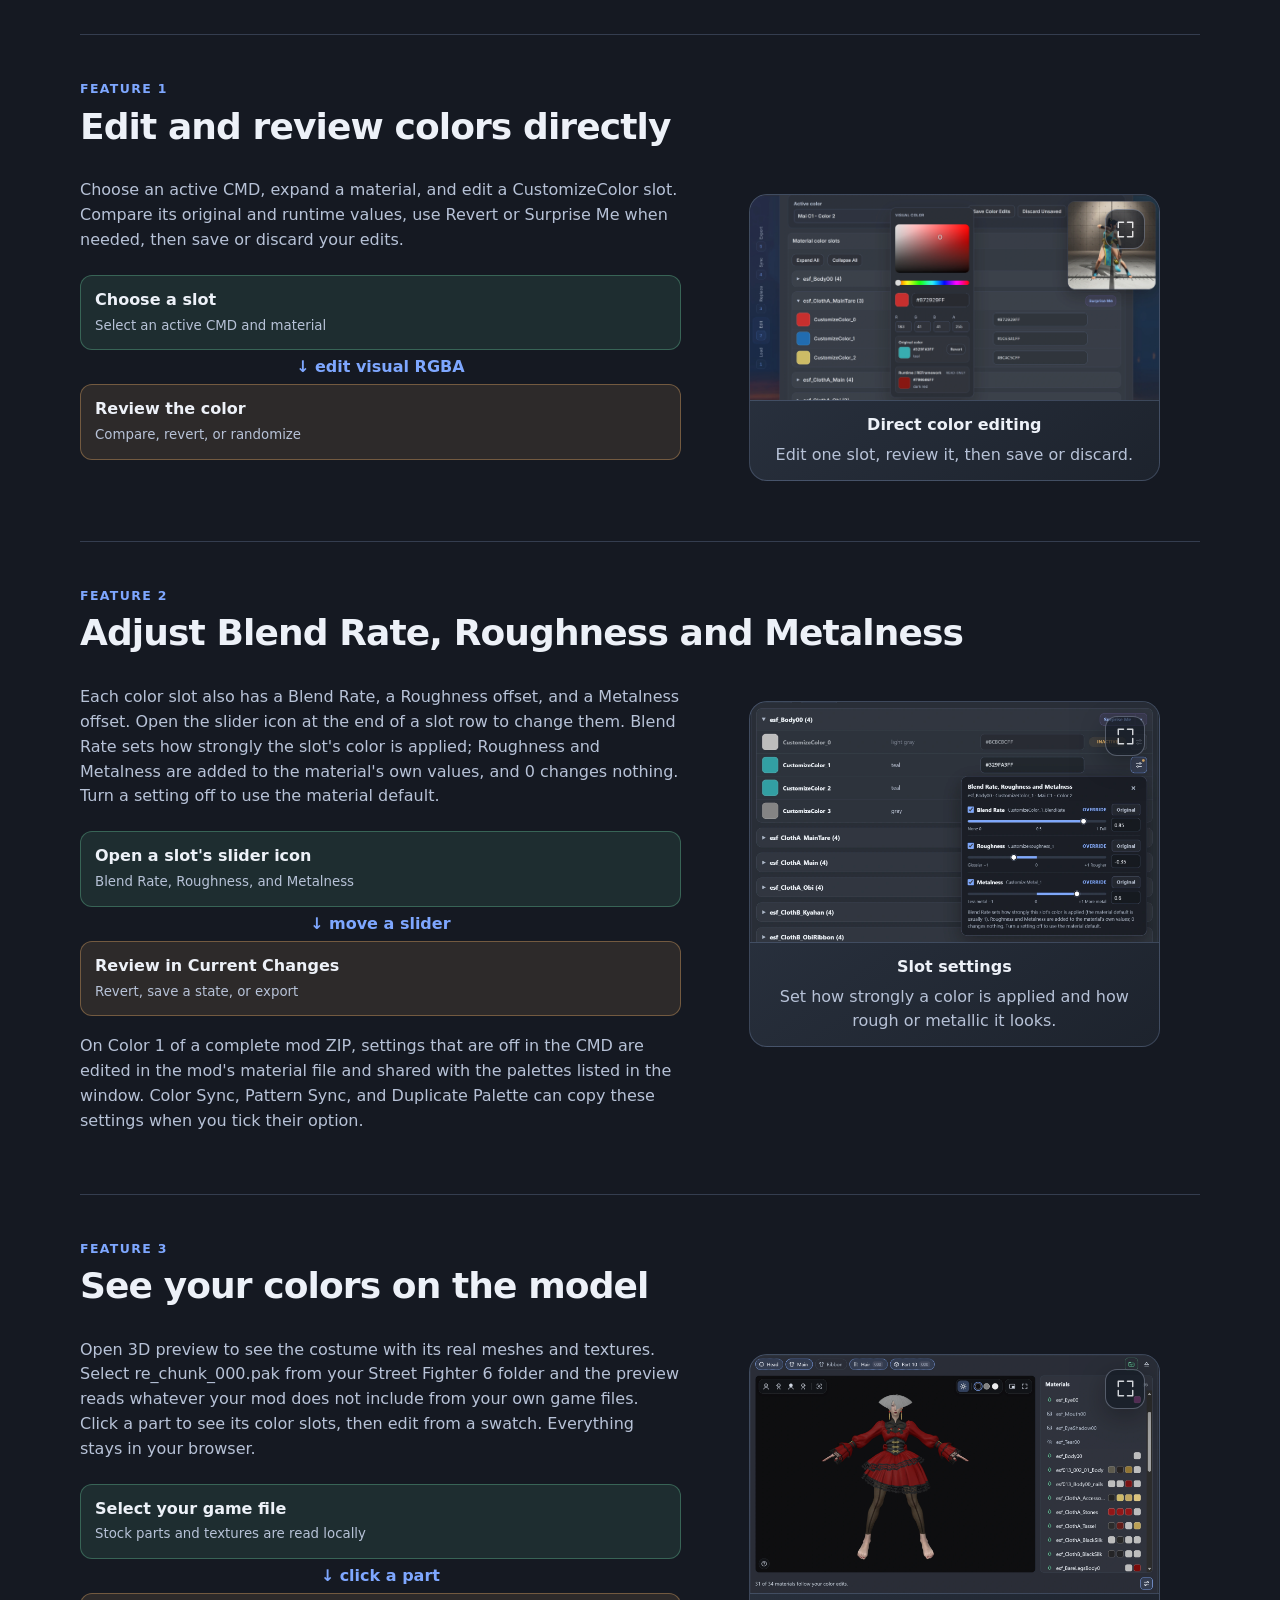
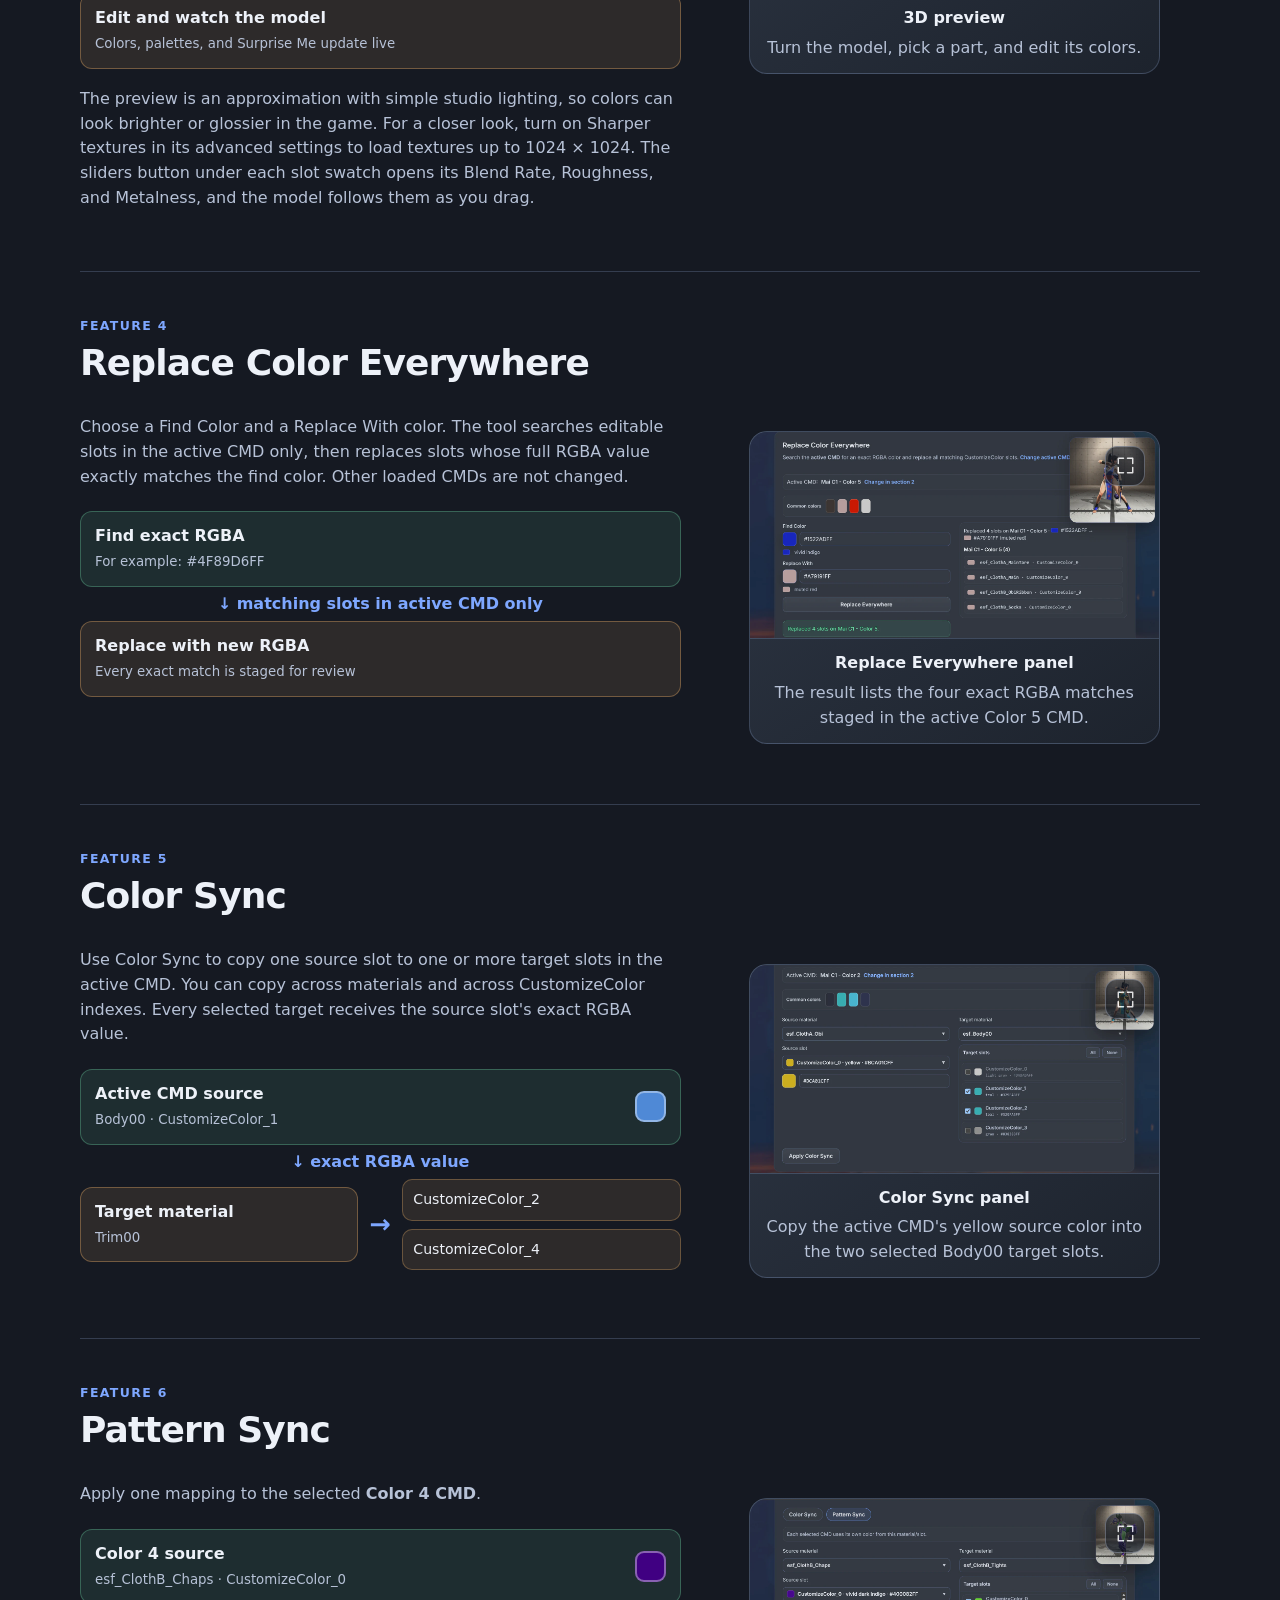
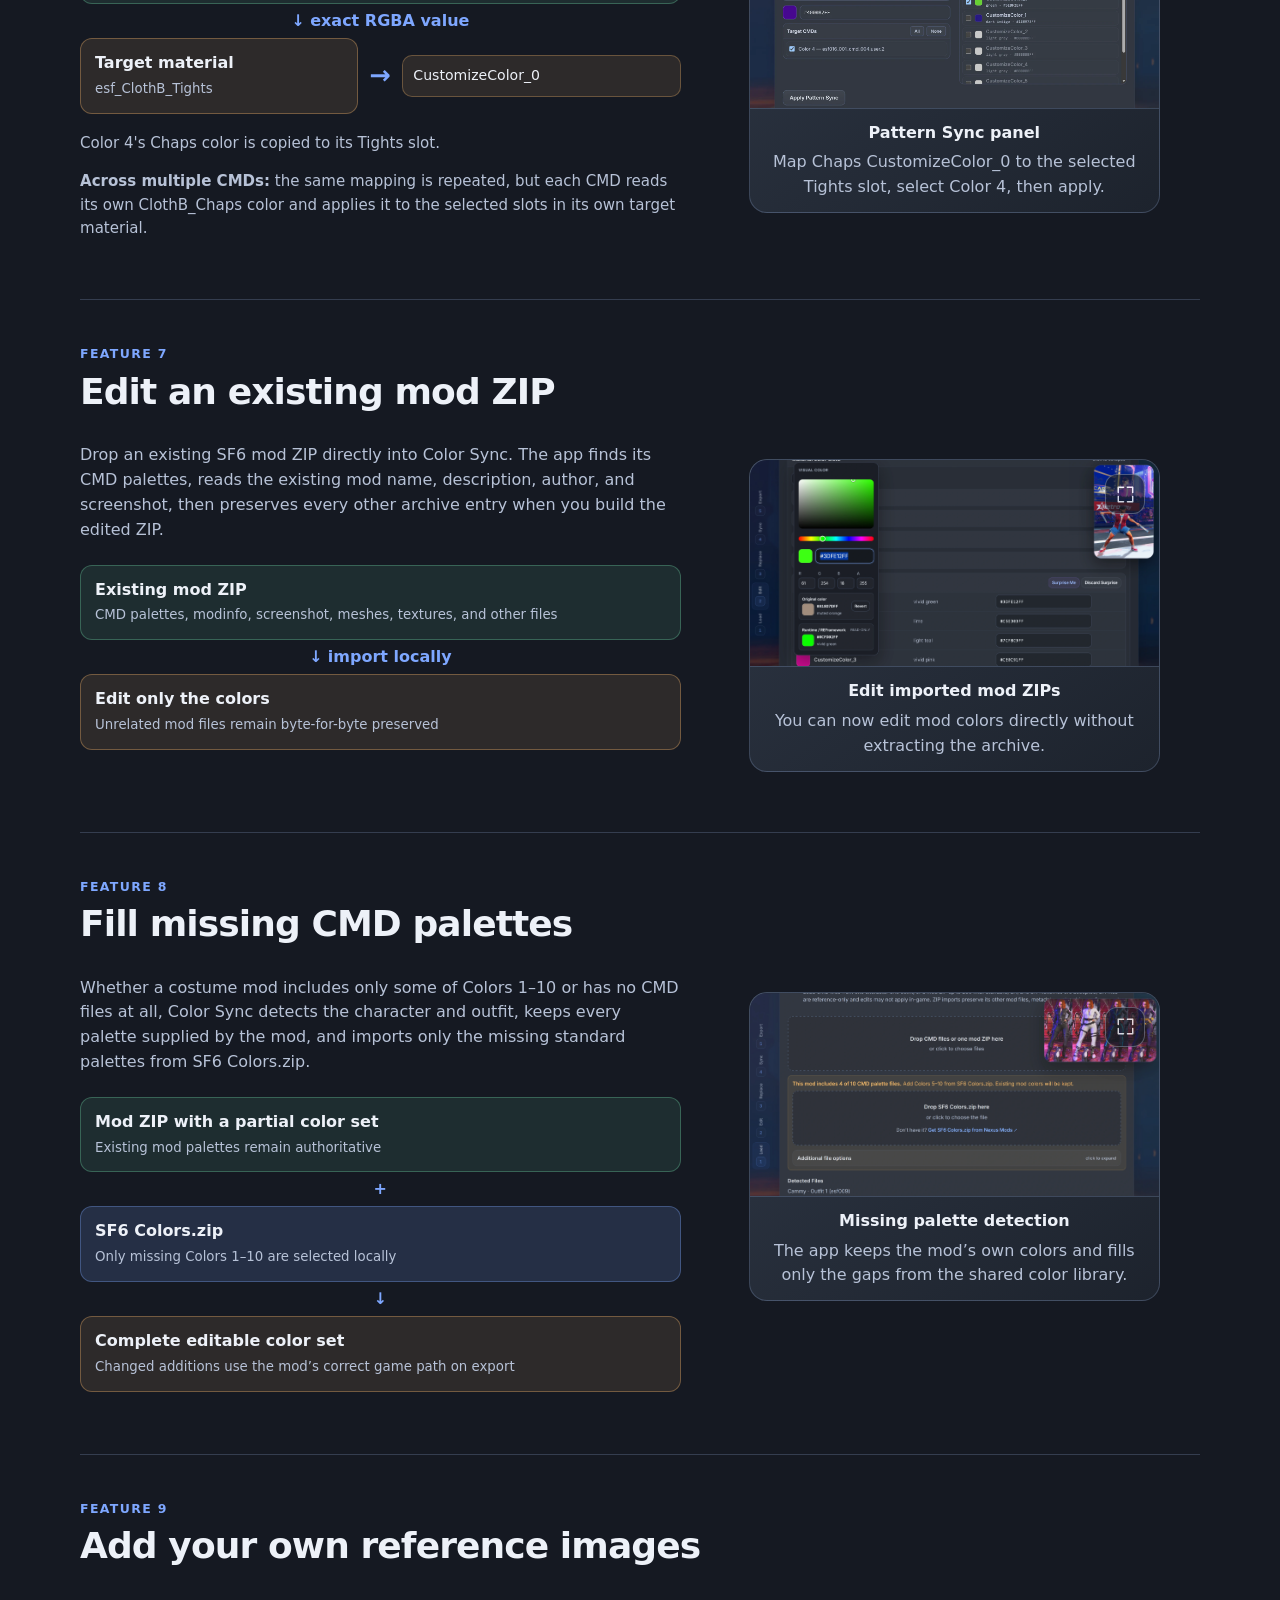
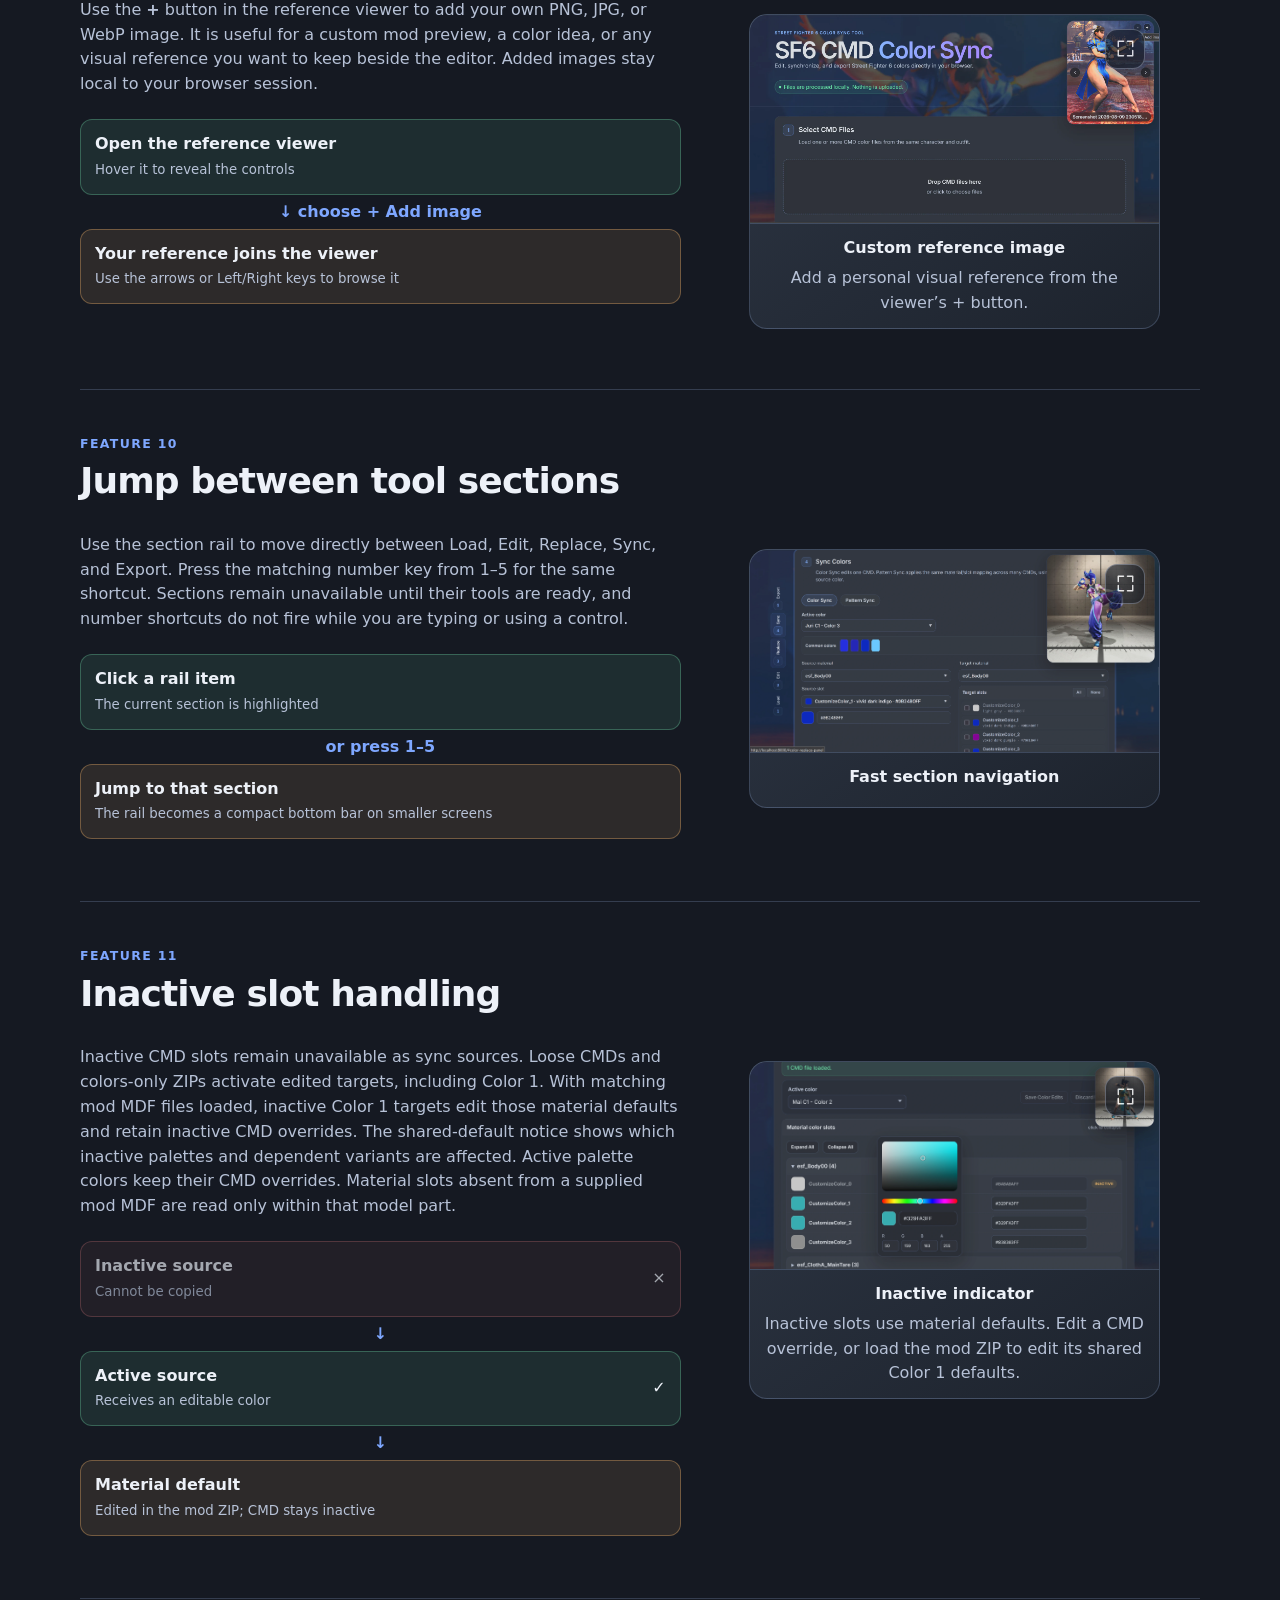
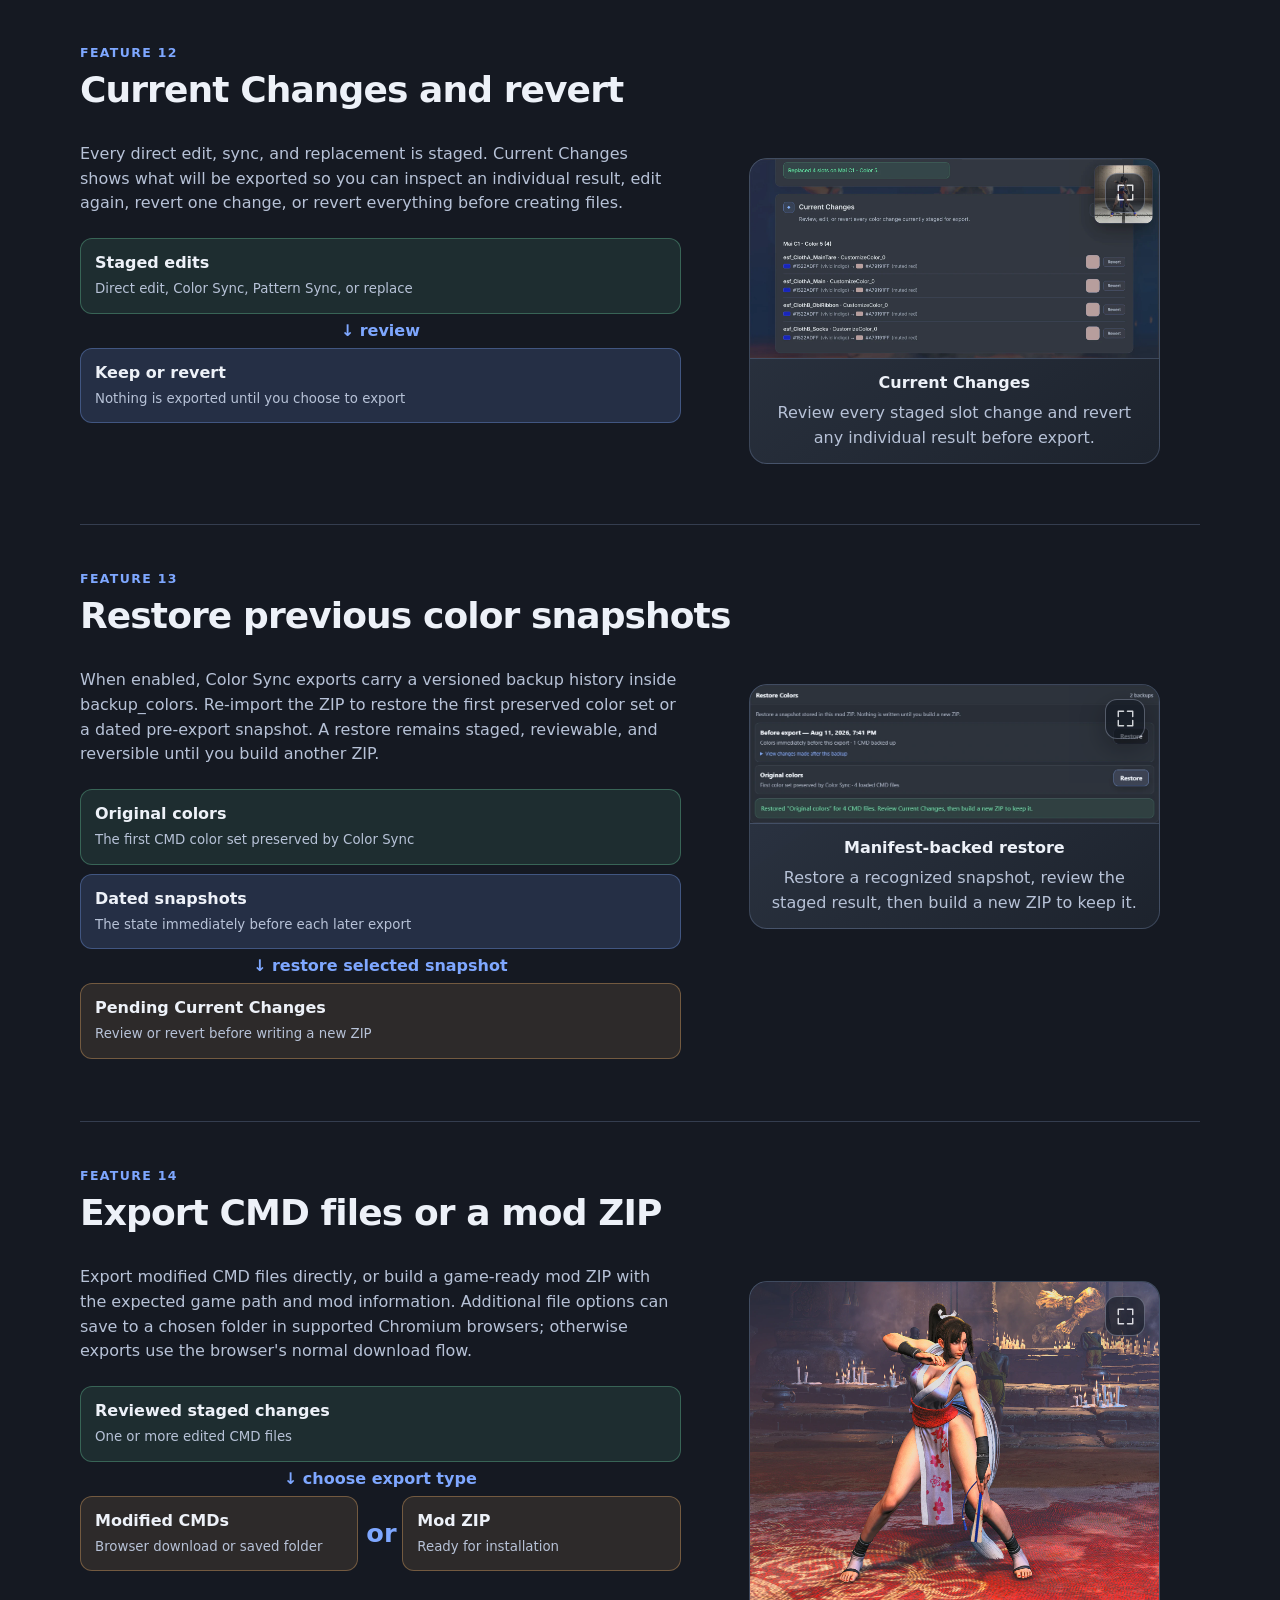
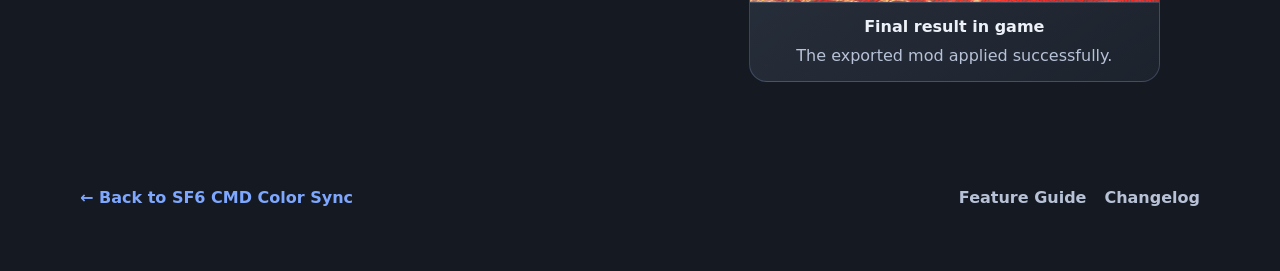
<file: features/index.html>
<!doctype html>
<html lang="en">
<head>
    <meta charset="utf-8">
    <meta name="viewport" content="width=device-width, initial-scale=1">
    <meta name="description" content="Learn how to edit, sync, replace, and export Street Fighter 6 CMD palette colors with SF6 CMD Color Sync.">
    <link rel="icon" href="../data/favicon.svg" type="image/svg+xml">
    <meta name="robots" content="index,follow">
    <link rel="canonical" href="https://colorsync-sf6.pages.dev/features">
    <meta property="og:type" content="website">
    <meta property="og:site_name" content="SF6 CMD Color Sync">
    <meta property="og:title" content="SF6 CMD Color Sync Feature Guide">
    <meta property="og:description" content="A visual guide to editing, syncing, replacing, and exporting Street Fighter 6 CMD palette colors.">
    <meta property="og:url" content="https://colorsync-sf6.pages.dev/features">
    <meta name="twitter:card" content="summary">
    <meta name="twitter:title" content="SF6 CMD Color Sync Feature Guide">
    <meta name="twitter:description" content="A visual guide to editing, syncing, replacing, and exporting Street Fighter 6 CMD palette colors.">
    <title>Feature Guide | SF6 CMD Color Sync</title>
    <link rel="stylesheet" href="../image-lightbox.css">
    <style>
        :root {
            color-scheme: dark;
            --page: #151922;
            --surface: #252c38;
            --surface-soft: #1d232d;
            --line: rgba(151, 174, 220, .24);
            --text: #edf1f8;
            --muted: #b7c2d7;
            --blue: #7ea7ff;
            --blue-soft: rgba(126, 167, 255, .16);
            --purple: #7f86ff;
            --green: #66c69a;
            --orange: #f2b56a;
            --red: #e68183;
        }

        * { box-sizing: border-box; }
        body { margin: 0; background: radial-gradient(circle at 15% 0%, #213755 0, var(--page) 36rem); color: var(--text); font: 16px/1.55 Inter, ui-sans-serif, system-ui, sans-serif; }
        a { color: var(--blue); }
        .wrap { width: min(1120px, calc(100% - 40px)); margin: 0 auto; }
        .top { padding: 20px 0; border-bottom: 1px solid var(--line); }
        .back { font-weight: 700; text-decoration: none; }
        .guide-nav { display: flex; align-items: center; justify-content: space-between; gap: 18px; }
        .guide-nav-links { display: flex; gap: 18px; }
        .guide-nav-links a { color: var(--muted); font-weight: 700; text-decoration: none; }
        .guide-nav-links a[aria-current="page"], .guide-nav-links a:hover { color: var(--blue); }
        .hero { position: relative; display: grid; grid-template-columns: minmax(0, 1fr) auto; gap: 28px 48px; padding: 58px 0 48px; }
        .hero::after { content: ""; position: absolute; inset: 38px 0 28px; z-index: -1; border: 1px solid rgba(126, 167, 255, .18); border-radius: 24px; background: linear-gradient(115deg, rgba(47, 76, 116, .34), rgba(29, 35, 45, .12) 62%); }
        .hero-copy { padding: 28px 30px 0; max-width: 850px; }
        .hero-aside { align-self: end; display: grid; gap: 8px; min-width: 188px; padding: 0 30px 30px 0; }
        .hero-aside span { padding: 9px 12px; border: 1px solid var(--line); border-radius: 10px; background: rgba(11, 16, 25, .22); color: var(--muted); font-size: .84rem; font-weight: 700; }
        .hero-aside b { color: var(--blue); font-weight: 800; }
        .eyebrow { color: var(--blue); font-size: .78rem; font-weight: 800; letter-spacing: .11em; text-transform: uppercase; }
        h1, h2, h3, p { margin-top: 0; }
        h1 { margin: 10px 0 18px; font-size: clamp(2.45rem, 5.2vw, 4.25rem); line-height: 1.04; letter-spacing: -.045em; }
        h1 span { display: block; color: var(--blue); }
        h2 { margin-bottom: 10px; font-size: clamp(1.55rem, 3vw, 2.25rem); letter-spacing: -.025em; }
        h3 { font-size: 1rem; margin-bottom: 8px; }
        .lead { color: var(--muted); font-size: clamp(1.05rem, 2vw, 1.25rem); }
        .section { padding: 44px 0; border-top: 1px solid var(--line); }
        .section-intro { max-width: 760px; color: var(--muted); }
        .workflow { display: grid; grid-template-columns: repeat(4, 1fr); gap: 14px; margin-top: 26px; }
        .step, .feature-card, .rule, .screenshot-slot { border: 1px solid var(--line); background: linear-gradient(145deg, rgba(48, 57, 72, .96), var(--surface-soft)); border-radius: 18px; }
        .step { position: relative; min-height: 150px; padding: 20px; }
        .step:not(:last-child)::after { content: "→"; position: absolute; right: -13px; top: 50%; z-index: 2; transform: translateY(-50%); width: 26px; height: 26px; display: grid; place-items: center; border-radius: 50%; background: var(--blue); color: #13203a; font-weight: 900; }
        .num { color: var(--blue); font-size: .78rem; font-weight: 800; }
        .cards { display: grid; grid-template-columns: repeat(2, minmax(0, 1fr)); gap: 20px; margin-top: 28px; }
        .feature-layout { display: grid; grid-template-columns: minmax(0, 1.1fr) minmax(270px, .9fr); gap: 28px; align-items: start; margin-top: 24px; }
        .feature-card { padding: 25px; }
        .diagram { margin: 22px 0 18px; display: grid; gap: 9px; }
        .node { min-height: 58px; display: flex; align-items: center; justify-content: space-between; gap: 12px; padding: 12px 14px; border-radius: 12px; background: var(--blue-soft); border: 1px solid rgba(126, 167, 255, .32); }
        .node strong { display: block; }
        .node small { color: var(--muted); }
        .node.source { background: rgba(102, 198, 154, .12); border-color: rgba(102, 198, 154, .36); }
        .node.target { background: rgba(242, 181, 106, .11); border-color: rgba(242, 181, 106, .35); }
        .node.inactive { opacity: .66; background: rgba(230, 129, 131, .10); border-color: rgba(230, 129, 131, .38); }
        .arrow { text-align: center; color: var(--blue); font-weight: 800; line-height: 1; }
        .fan { display: grid; grid-template-columns: 1fr 28px 1fr; align-items: center; gap: 8px; }
        .fan .arrow { font-size: 1.6rem; }
        .mini-stack { display: grid; gap: 8px; }
        .mini-node { padding: 9px 10px; border-radius: 10px; background: rgba(242, 181, 106, .11); border: 1px solid rgba(242, 181, 106, .30); font-size: .88rem; }
        .caption { color: var(--muted); font-size: .94rem; }
        .comparison { display: grid; grid-template-columns: repeat(2, minmax(0, 1fr)); gap: 14px; margin-top: 20px; }
        .comparison.one-cmd { grid-template-columns: 1fr; }
        .palette { padding: 14px; border: 1px solid var(--line); border-radius: 13px; background: rgba(8, 12, 19, .24); }
        .palette-title { color: var(--muted); font-size: .82rem; font-weight: 700; }
        .swatches { display: flex; gap: 8px; margin-top: 12px; }
        .swatch { width: 31px; height: 31px; border-radius: 9px; border: 2px solid rgba(255,255,255,.38); }
        .rule-grid { display: grid; grid-template-columns: repeat(3, minmax(0, 1fr)); gap: 15px; margin-top: 25px; }
        .rule { padding: 20px; }
        .rule-icon { display: grid; place-items: center; width: 34px; height: 34px; margin-bottom: 14px; border-radius: 10px; background: var(--blue-soft); color: var(--blue); font-weight: 900; }
        .screenshot-grid { display: grid; grid-template-columns: repeat(2, minmax(0, 1fr)); gap: 18px; margin-top: 25px; }
        .screenshot-slot { min-height: 210px; display: grid; place-items: center; padding: 24px; text-align: center; border-style: dashed; color: var(--muted); }
        .screenshot-slot b { display: block; color: var(--text); margin-bottom: 5px; }
        .ui-shot { min-height: 0; padding: 0; overflow: hidden; border-style: solid; align-content: start; }
        .ui-shot img { display: block; width: 100%; height: auto; }
        .ui-shot figcaption { width: 100%; padding: 12px 15px; border-top: 1px solid var(--line); }
        .filename-guide { width: min(100%, 720px); margin: 24px auto 0; overflow: hidden; }
        .filename-guide img { display: block; width: 100%; height: auto; }
        .filename-guide figcaption { padding: 14px 18px; border-top: 1px solid var(--line); color: var(--muted); }
        .filename-guide b { color: var(--text); }
        .footer { padding: 44px 0 60px; color: var(--muted); }
        /* Keep the guide in the same tool order as the editor. */
        main.wrap { display: flex; flex-direction: column; }
        main.wrap > .hero { order: 1; }
        main.wrap > :not(.hero):not(#direct-editing):not(#surface-settings):not(#preview-3d):not(#replace-everywhere):not(#color-sync):not(#pattern-sync):not(#mod-zip-import):not(#custom-reference-images):not(#section-navigation):not(#inactive-slots):not(#review-changes):not(#export):not(#color-library-import):not(#restore-colors) { order: 2; }
        #direct-editing { order: 3; }
        #surface-settings { order: 4; }
        #preview-3d { order: 5; }
        #replace-everywhere { order: 6; }
        #color-sync { order: 7; }
        #pattern-sync { order: 8; }
        #mod-zip-import { order: 9; }
        #color-library-import { order: 10; }
        #custom-reference-images { order: 11; }
        #section-navigation { order: 12; }
        #inactive-slots { order: 13; }
        #review-changes { order: 14; }
        #restore-colors { order: 15; }
        #export { order: 16; }
        @media (max-width: 760px) {
            .wrap { width: min(100% - 28px, 1120px); }
            .hero { grid-template-columns: 1fr; gap: 20px; padding: 36px 0 38px; }
            .hero::after { inset: 24px 0 20px; border-radius: 18px; }
            .hero-copy { padding: 24px 22px 0; }
            .hero-aside { grid-template-columns: repeat(2, minmax(0, 1fr)); min-width: 0; padding: 0 22px 22px; }
            .workflow, .cards, .comparison, .rule-grid, .screenshot-grid, .feature-layout { grid-template-columns: 1fr; }
            .step:not(:last-child)::after { top: auto; bottom: -13px; right: 50%; transform: translateX(50%) rotate(90deg); }
            .guide-nav { align-items: flex-start; flex-direction: column; }
        }
    </style>
</head>
<body>
    <header class="top"><nav class="wrap guide-nav" aria-label="Site navigation"><a class="back" href="../">&larr; Back to SF6 CMD Color Sync</a><span class="guide-nav-links"><a href="./" aria-current="page">Feature Guide</a><a href="../changelog/">Changelog</a></span></nav></header>
    <main class="wrap">
        <section class="hero">
            <div class="hero-copy">
                <div class="eyebrow">Feature guide</div>
                <h1>Change a palette once.<span>Apply it where it belongs.</span></h1>
                <p class="lead">Edit CMD palette files locally, inspect every slot, and export only the changes you intend.</p>
            </div>
            <div class="hero-aside" aria-label="Guide highlights">
                <span><b>14 features</b><br>shown step by step</span>
                <span><b>Browser-only</b><br>your files stay local</span>
            </div>
        </section>

        <section class="section">
            <div class="eyebrow">The overall flow</div>
            <h2>From CMD file to ready-to-install mod</h2>
            <div class="workflow">
                <div class="step"><div class="num">01</div><h3>Load</h3><p>Drop CMD files for one character and outfit.</p></div>
                <div class="step"><div class="num">02</div><h3>Inspect</h3><p>See material color slots, values, and inactive slots.</p></div>
                <div class="step"><div class="num">03</div><h3>Edit or sync</h3><p>Make a direct edit, copy a color, or repeat a pattern.</p></div>
                <div class="step"><div class="num">04</div><h3>Export</h3><p>Download CMDs or build a game-ready ZIP.</p></div>
            </div>
        </section>

        <section class="section" id="cmd-filename-guide">
            <div class="eyebrow">Good to know</div>
            <h2>Choose the CMD file you actually want to edit</h2>
            <p class="section-intro">Before uploading, check the filename: it tells you the character, outfit, and color number. Upload CMD files for one character and one outfit at a time. You can upload multiple color variants together.</p>
            <figure class="screenshot-slot ui-shot filename-guide"><img src="../data/cmd-filename-guide.webp" alt="Guide showing that esf009_002_cmd_001.user.2 means Cammy, Outfit 2, Color 1."></figure>
        </section>

        <section class="section" id="direct-editing">
            <div class="eyebrow">Feature 1</div>
            <h2>Edit and review colors directly</h2>
            <div class="feature-layout"><div><p class="section-intro">Choose an active CMD, expand a material, and edit a CustomizeColor slot. Compare its original and runtime values, use Revert or Surprise Me when needed, then save or discard your edits.</p><div class="diagram"><div class="node source"><span><strong>Choose a slot</strong><small>Select an active CMD and material</small></span></div><div class="arrow">&darr; edit visual RGBA</div><div class="node target"><span><strong>Review the color</strong><small>Compare, revert, or randomize</small></span></div></div></div><figure class="screenshot-slot ui-shot"><img src="../data/feature-guide/direct-editing-ui.webp" alt="Direct color editor for Mai C1 Color 2 with ClothA_MainTare expanded, CustomizeColor_0 selected, and its visual and runtime colors shown."><figcaption><b>Direct color editing</b>Edit one slot, review it, then save or discard.</figcaption></figure></div>
        </section>

        <section class="section" id="surface-settings">
            <div class="eyebrow">Feature 2</div>
            <h2>Adjust Blend Rate, Roughness and Metalness</h2>
            <div class="feature-layout"><div><p class="section-intro">Each color slot also has a Blend Rate, a Roughness offset, and a Metalness offset. Open the slider icon at the end of a slot row to change them. Blend Rate sets how strongly the slot's color is applied; Roughness and Metalness are added to the material's own values, and 0 changes nothing. Turn a setting off to use the material default.</p><div class="diagram"><div class="node source"><span><strong>Open a slot's slider icon</strong><small>Blend Rate, Roughness, and Metalness</small></span></div><div class="arrow">&darr; move a slider</div><div class="node target"><span><strong>Review in Current Changes</strong><small>Revert, save a state, or export</small></span></div></div><p class="section-intro">On Color 1 of a complete mod ZIP, settings that are off in the CMD are edited in the mod's material file and shared with the palettes listed in the window. Color Sync, Pattern Sync, and Duplicate Palette can copy these settings when you tick their option.</p></div><figure class="screenshot-slot ui-shot"><img src="../data/feature-guide/surface-settings-ui.webp" alt="Mai Outfit 1 Color 2 with the esf_Body00 material open and a window for CustomizeColor_1 showing Blend Rate 0.85, Roughness -0.35, and Metalness 0.6 sliders."><figcaption><b>Slot settings</b>Set how strongly a color is applied and how rough or metallic it looks.</figcaption></figure></div>
        </section>

        <section class="section" id="preview-3d">
            <div class="eyebrow">Feature 3</div>
            <h2>See your colors on the model</h2>
            <div class="feature-layout"><div><p class="section-intro">Open 3D preview to see the costume with its real meshes and textures. Select re_chunk_000.pak from your Street Fighter 6 folder and the preview reads whatever your mod does not include from your own game files. Click a part to see its color slots, then edit from a swatch. Everything stays in your browser.</p><div class="diagram"><div class="node source"><span><strong>Select your game file</strong><small>Stock parts and textures are read locally</small></span></div><div class="arrow">&darr; click a part</div><div class="node target"><span><strong>Edit and watch the model</strong><small>Colors, palettes, and Surprise Me update live</small></span></div></div><p class="section-intro">The preview is an approximation with simple studio lighting, so colors can look brighter or glossier in the game. For a closer look, turn on Sharper textures in its advanced settings to load textures up to 1024 × 1024. The sliders button under each slot swatch opens its Blend Rate, Roughness, and Metalness, and the model follows them as you drag.</p></div><figure class="screenshot-slot ui-shot"><img src="../data/feature-guide/preview-3d-ui.webp" alt="3D preview showing A.K.I. Outfit 2 in a red and black dress, with part buttons for head, body, hair, and a ribbon variant above the model and a materials list with color swatches beside it."><figcaption><b>3D preview</b>Turn the model, pick a part, and edit its colors.</figcaption></figure></div>
        </section>

        <section class="section" id="color-sync">
            <div class="eyebrow">Feature 5</div>
            <h2>Color Sync</h2>
            <div class="feature-layout"><div><p class="section-intro">Use Color Sync to copy one source slot to one or more target slots in the active CMD. You can copy across materials and across CustomizeColor indexes. Every selected target receives the source slot's exact RGBA value.</p><div class="diagram" aria-label="Color Sync diagram"><div class="node source"><span><strong>Active CMD source</strong><small>Body00 &middot; CustomizeColor_1</small></span><span class="swatch" style="background:#4f89d6"></span></div><div class="arrow">&darr; exact RGBA value</div><div class="fan"><div class="node target"><span><strong>Target material</strong><small>Trim00</small></span></div><div class="arrow">&rarr;</div><div class="mini-stack"><div class="mini-node">CustomizeColor_2</div><div class="mini-node">CustomizeColor_4</div></div></div></div></div><figure class="screenshot-slot ui-shot"><img src="../data/feature-guide/color-sync-ui.webp" alt="Color Sync panel with Mai C1 Color 2, a yellow source slot, and two teal Body00 target slots selected."><figcaption><b>Color Sync panel</b>Copy the active CMD's yellow source color into the two selected Body00 target slots.</figcaption></figure></div>
        </section>

        <section class="section" id="pattern-sync">
            <div class="eyebrow">Feature 6</div>
            <h2>Pattern Sync</h2>
            <div class="feature-layout"><div><p class="section-intro">Apply one mapping to the selected <strong>Color 4 CMD</strong>.</p><div class="diagram" aria-label="Pattern Sync example for Color 4"><div class="node source"><span><strong>Color 4 source</strong><small>esf_ClothB_Chaps &middot; CustomizeColor_0</small></span><span class="swatch" style="background:#400082"></span></div><div class="arrow">&darr; exact RGBA value</div><div class="fan"><div class="node target"><span><strong>Target material</strong><small>esf_ClothB_Tights</small></span></div><div class="arrow">&rarr;</div><div class="mini-stack"><div class="mini-node">CustomizeColor_0</div></div></div></div><p class="caption">Color 4's Chaps color is copied to its Tights slot.</p><p class="caption"><strong>Across multiple CMDs:</strong> the same mapping is repeated, but each CMD reads its own ClothB_Chaps color and applies it to the selected slots in its own target material.</p></div><figure class="screenshot-slot ui-shot"><img src="../data/feature-guide/pattern-sync-ui.webp" alt="Pattern Sync panel with a dark-indigo Chaps source, the Tights CustomizeColor_0 target selected, and Color 4 checked as the target CMD."><figcaption><b>Pattern Sync panel</b>Map Chaps CustomizeColor_0 to the selected Tights slot, select Color 4, then apply.</figcaption></figure></div>
        </section>

        <section class="section" id="replace-everywhere">
            <div class="eyebrow">Feature 4</div>
            <h2>Replace Color Everywhere</h2>
            <div class="feature-layout"><div><p class="section-intro">Choose a Find Color and a Replace With color. The tool searches editable slots in the active CMD only, then replaces slots whose full RGBA value exactly matches the find color. Other loaded CMDs are not changed.</p><div class="diagram"><div class="node source"><span><strong>Find exact RGBA</strong><small>For example: #4F89D6FF</small></span></div><div class="arrow">&darr; matching slots in active CMD only</div><div class="node target"><span><strong>Replace with new RGBA</strong><small>Every exact match is staged for review</small></span></div></div></div><figure class="screenshot-slot ui-shot"><img src="../data/feature-guide/replace-everywhere-ui.webp" alt="Replace Color Everywhere panel showing four matching Color 5 slots replaced from indigo to muted red."><figcaption><b>Replace Everywhere panel</b>The result lists the four exact RGBA matches staged in the active Color 5 CMD.</figcaption></figure></div>
        </section>

        <section class="section" id="custom-reference-images">
            <div class="eyebrow">Feature 9</div>
            <h2>Add your own reference images</h2>
            <div class="feature-layout"><div><p class="section-intro">Use the <strong>+</strong> button in the reference viewer to add your own PNG, JPG, or WebP image. It is useful for a custom mod preview, a color idea, or any visual reference you want to keep beside the editor. Added images stay local to your browser session.</p><div class="diagram"><div class="node source"><span><strong>Open the reference viewer</strong><small>Hover it to reveal the controls</small></span></div><div class="arrow">&darr; choose + Add image</div><div class="node target"><span><strong>Your reference joins the viewer</strong><small>Use the arrows or Left/Right keys to browse it</small></span></div></div></div><figure class="screenshot-slot ui-shot"><img src="../data/feature-guide/custom-reference-images-ui.webp" alt="SF6 CMD Color Sync with a custom Chun-Li reference image added to the reference viewer."><figcaption><b>Custom reference image</b>Add a personal visual reference from the viewer’s + button.</figcaption></figure></div>
        </section>

        <section class="section" id="section-navigation">
            <div class="eyebrow">Feature 10</div>
            <h2>Jump between tool sections</h2>
            <div class="feature-layout"><div><p class="section-intro">Use the section rail to move directly between Load, Edit, Replace, Sync, and Export. Press the matching number key from 1–5 for the same shortcut. Sections remain unavailable until their tools are ready, and number shortcuts do not fire while you are typing or using a control.</p><div class="diagram"><div class="node source"><span><strong>Click a rail item</strong><small>The current section is highlighted</small></span></div><div class="arrow">or press 1–5</div><div class="node target"><span><strong>Jump to that section</strong><small>The rail becomes a compact bottom bar on smaller screens</small></span></div></div></div><figure class="screenshot-slot ui-shot"><img src="../data/feature-guide/section-navigation-ui.webp" alt="Sync Colors section with the numbered workflow rail on the left and Sync highlighted."><figcaption><b>Fast section navigation</b></figcaption></figure></div>
        </section>

        <section class="section" id="inactive-slots">
            <div class="eyebrow">Feature 11</div>
            <h2>Inactive slot handling</h2>
            <div class="feature-layout"><div><p class="section-intro">Inactive CMD slots remain unavailable as sync sources. Loose CMDs and colors-only ZIPs activate edited targets, including Color 1. With matching mod MDF files loaded, inactive Color 1 targets edit those material defaults and retain inactive CMD overrides. The shared-default notice shows which inactive palettes and dependent variants are affected. Active palette colors keep their CMD overrides. Material slots absent from a supplied mod MDF are read only within that model part.</p><div class="diagram"><div class="node inactive"><span><strong>Inactive source</strong><small>Cannot be copied</small></span><span>&times;</span></div><div class="arrow">&darr;</div><div class="node source"><span><strong>Active source</strong><small>Receives an editable color</small></span><span>&check;</span></div><div class="arrow">&darr;</div><div class="node target"><span><strong>Material default</strong><small>Edited in the mod ZIP; CMD stays inactive</small></span></div></div></div><figure class="screenshot-slot ui-shot"><img src="../data/feature-guide/inactive-slots-ui.webp" alt="Parsed color slots including an inactive CustomizeColor row."><figcaption><b>Inactive indicator</b>Inactive slots use material defaults. Edit a CMD override, or load the mod ZIP to edit its shared Color 1 defaults.</figcaption></figure></div>
        </section>

        <section class="section" id="review-changes">
            <div class="eyebrow">Feature 12</div>
            <h2>Current Changes and revert</h2>
            <div class="feature-layout"><div><p class="section-intro">Every direct edit, sync, and replacement is staged. Current Changes shows what will be exported so you can inspect an individual result, edit again, revert one change, or revert everything before creating files.</p><div class="diagram"><div class="node source"><span><strong>Staged edits</strong><small>Direct edit, Color Sync, Pattern Sync, or replace</small></span></div><div class="arrow">&darr; review</div><div class="node"><span><strong>Keep or revert</strong><small>Nothing is exported until you choose to export</small></span></div></div></div><figure class="screenshot-slot ui-shot"><img src="../data/feature-guide/current-changes-ui.webp" alt="Current Changes panel showing four staged Color 5 replacements with a Revert button for each slot."><figcaption><b>Current Changes</b>Review every staged slot change and revert any individual result before export.</figcaption></figure></div>
        </section>

        <section class="section" id="export">
            <div class="eyebrow">Feature 14</div>
            <h2>Export CMD files or a mod ZIP</h2>
            <div class="feature-layout"><div><p class="section-intro">Export modified CMD files directly, or build a game-ready mod ZIP with the expected game path and mod information. Additional file options can save to a chosen folder in supported Chromium browsers; otherwise exports use the browser's normal download flow.</p><div class="diagram"><div class="node source"><span><strong>Reviewed staged changes</strong><small>One or more edited CMD files</small></span></div><div class="arrow">&darr; choose export type</div><div class="fan"><div class="node target"><span><strong>Modified CMDs</strong><small>Browser download or saved folder</small></span></div><div class="arrow">or</div><div class="node target"><span><strong>Mod ZIP</strong><small>Ready for installation</small></span></div></div></div></div><figure class="screenshot-slot ui-shot"><img src="../data/feature-guide/export-result.webp" alt="Mai wearing the final exported color mod in Street Fighter 6."><figcaption><b>Final result in game</b>The exported mod applied successfully.</figcaption></figure></div>
        </section>

        <section class="section" id="mod-zip-import">
            <div class="eyebrow">Feature 7</div>
            <h2>Edit an existing mod ZIP</h2>
            <div class="feature-layout"><div><p class="section-intro">Drop an existing SF6 mod ZIP directly into Color Sync. The app finds its CMD palettes, reads the existing mod name, description, author, and screenshot, then preserves every other archive entry when you build the edited ZIP.</p><div class="diagram"><div class="node source"><span><strong>Existing mod ZIP</strong><small>CMD palettes, modinfo, screenshot, meshes, textures, and other files</small></span></div><div class="arrow">&darr; import locally</div><div class="node target"><span><strong>Edit only the colors</strong><small>Unrelated mod files remain byte-for-byte preserved</small></span></div></div></div><figure class="screenshot-slot ui-shot"><img src="../data/feature-guide/mod-zip-import-lily-ui.webp" alt="Color editor showing the visual color picker, runtime color readout, section rail, and reference viewer."><figcaption><b>Edit imported mod ZIPs</b>You can now edit mod colors directly without extracting the archive.</figcaption></figure></div>
        </section>

        <section class="section" id="color-library-import">
            <div class="eyebrow">Feature 8</div>
            <h2>Fill missing CMD palettes</h2>
            <div class="feature-layout"><div><p class="section-intro">Whether a costume mod includes only some of Colors 1–10 or has no CMD files at all, Color Sync detects the character and outfit, keeps every palette supplied by the mod, and imports only the missing standard palettes from SF6 Colors.zip.</p><div class="diagram"><div class="node source"><span><strong>Mod ZIP with a partial color set</strong><small>Existing mod palettes remain authoritative</small></span></div><div class="arrow">+</div><div class="node"><span><strong>SF6 Colors.zip</strong><small>Only missing Colors 1–10 are selected locally</small></span></div><div class="arrow">&darr;</div><div class="node target"><span><strong>Complete editable color set</strong><small>Changed additions use the mod’s correct game path on export</small></span></div></div></div><figure class="screenshot-slot ui-shot"><img src="../data/feature-guide/color-library-import-ui.webp" alt="A mod with 4 of 10 CMD palettes loaded and a prompt to add missing Colors 5 through 10 from SF6 Colors.zip."><figcaption><b>Missing palette detection</b>The app keeps the mod’s own colors and fills only the gaps from the shared color library.</figcaption></figure></div>
        </section>

        <section class="section" id="restore-colors">
            <div class="eyebrow">Feature 13</div>
            <h2>Restore previous color snapshots</h2>
            <div class="feature-layout"><div><p class="section-intro">When enabled, Color Sync exports carry a versioned backup history inside backup_colors. Re-import the ZIP to restore the first preserved color set or a dated pre-export snapshot. A restore remains staged, reviewable, and reversible until you build another ZIP.</p><div class="diagram"><div class="node source"><span><strong>Original colors</strong><small>The first CMD color set preserved by Color Sync</small></span></div><div class="node"><span><strong>Dated snapshots</strong><small>The state immediately before each later export</small></span></div><div class="arrow">&darr; restore selected snapshot</div><div class="node target"><span><strong>Pending Current Changes</strong><small>Review or revert before writing a new ZIP</small></span></div></div></div><figure class="screenshot-slot ui-shot"><img src="../data/feature-guide/restore-colors-ui.webp" alt="Restore Colors panel showing a dated pre-export snapshot, Original colors, and a successful four-CMD restore."><figcaption><b>Manifest-backed restore</b>Restore a recognized snapshot, review the staged result, then build a new ZIP to keep it.</figcaption></figure></div>
        </section>

    </main>
    <footer class="footer"><div class="wrap guide-nav"><a class="back" href="../">&larr; Back to SF6 CMD Color Sync</a><span class="guide-nav-links"><a href="./">Feature Guide</a><a href="../changelog/">Changelog</a></span></div></footer>
    <script src="../image-lightbox.js"></script>
</body>
</html>
</file>
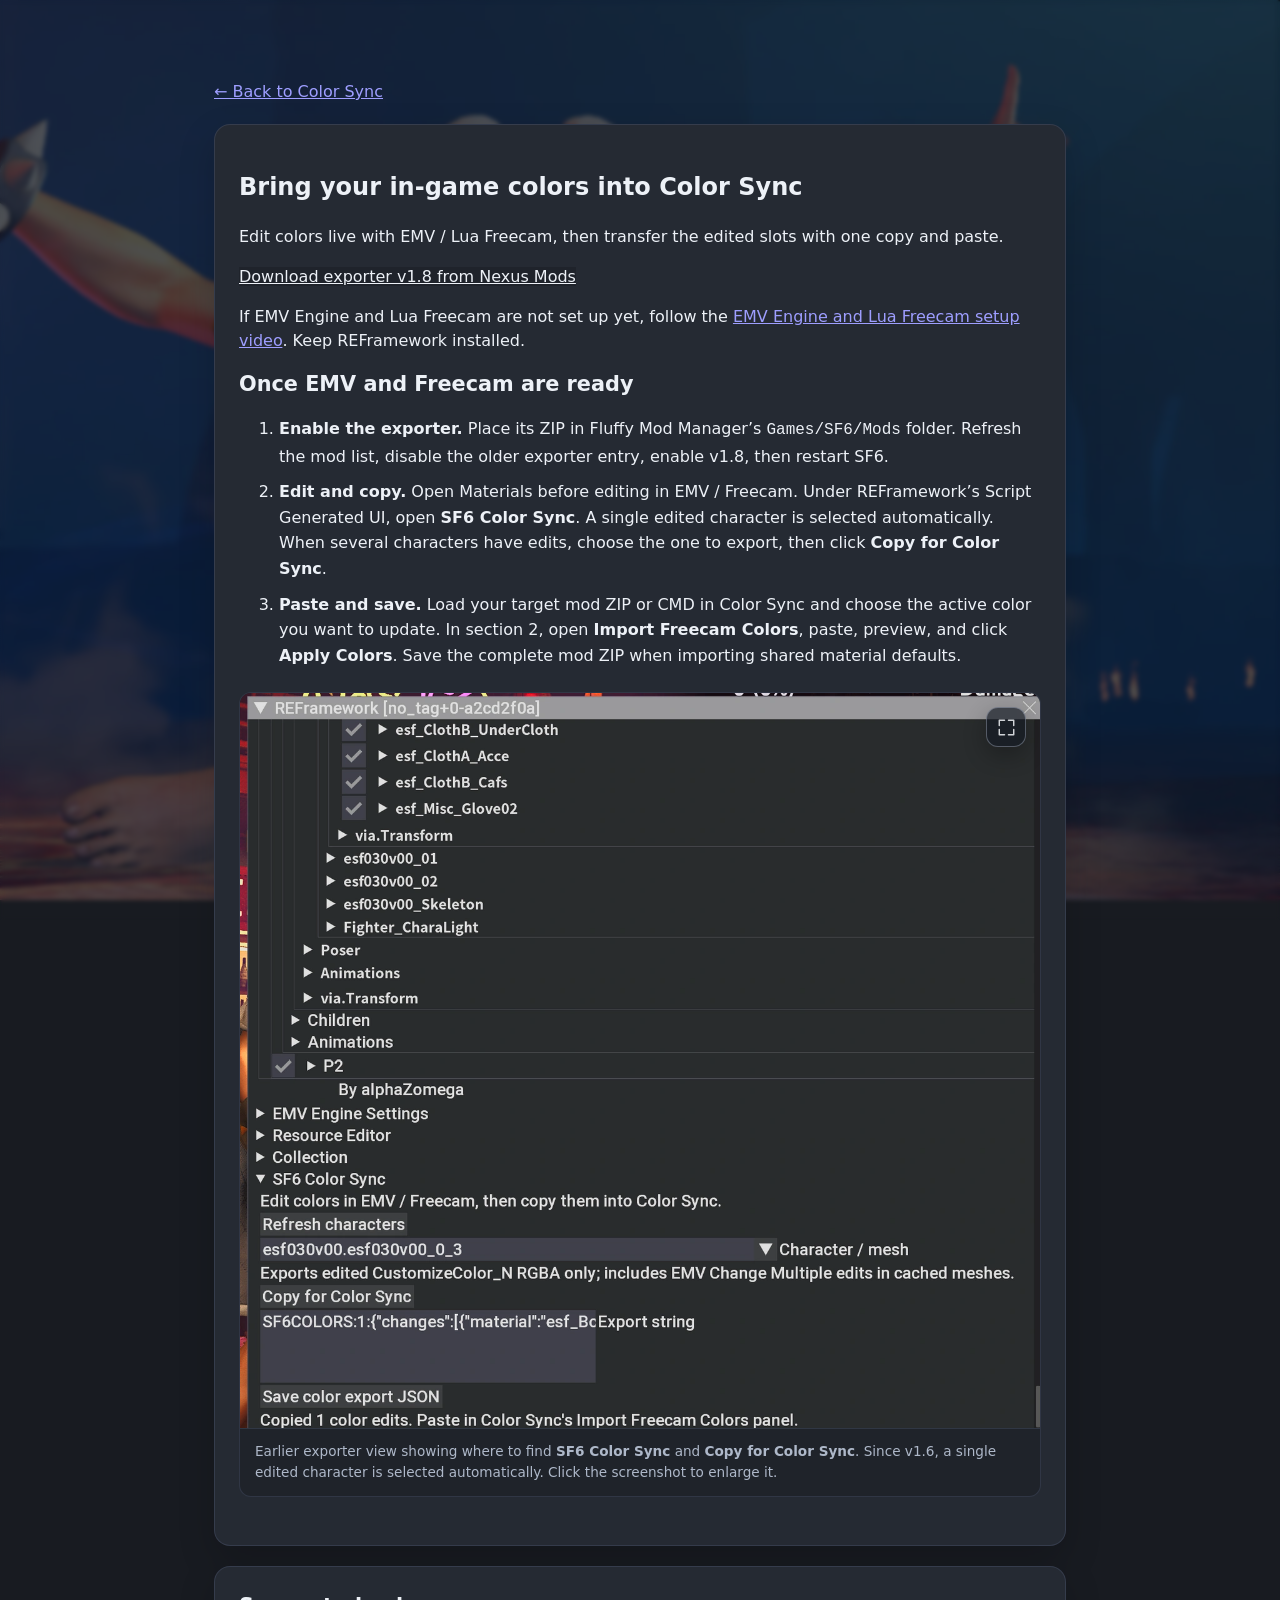
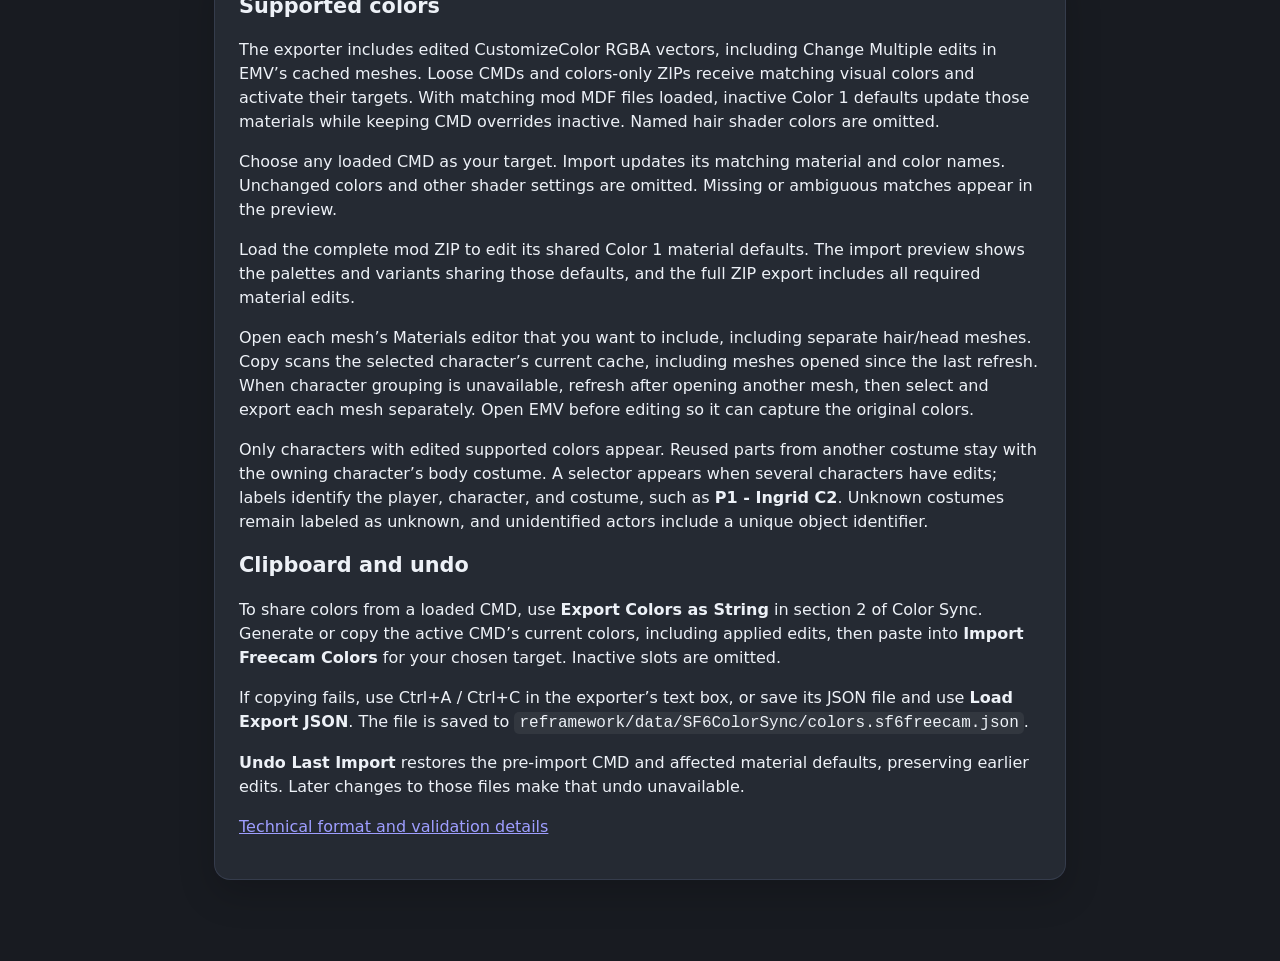
<file: integrations/reframework/index.html>
<!doctype html>
<html lang="en">
<head>
    <meta charset="utf-8">
    <meta name="viewport" content="width=device-width, initial-scale=1">
    <title>Freecam color import · SF6 Color Sync</title>
    <link rel="icon" type="image/svg+xml" href="../../data/favicon.svg">
    <link rel="stylesheet" href="../../styles.css">
    <link rel="stylesheet" href="../../image-lightbox.css">
    <script src="../../image-lightbox.js" defer></script>
</head>
<body>
<main class="freecam-doc">
    <p><a href="../../">← Back to Color Sync</a></p>
    <section class="panel">
        <h1>Bring your in-game colors into Color Sync</h1>
        <p>Edit colors live with EMV / Lua Freecam, then transfer the edited slots with one copy and paste.</p>
        <p><a class="secondary-button" href="https://www.nexusmods.com/streetfighter6/mods/3837?tab=files&amp;file_id=14814" target="_blank" rel="noopener">Download exporter v1.8 from Nexus Mods</a></p>
        <p>If EMV Engine and Lua Freecam are not set up yet, follow the <a href="https://www.youtube.com/watch?v=fKdNqtsoxu0&amp;t=2s" target="_blank" rel="noopener">EMV Engine and Lua Freecam setup video</a>. Keep REFramework installed.</p>
        <h2>Once EMV and Freecam are ready</h2>
        <ol>
            <li><strong>Enable the exporter.</strong> Place its ZIP in Fluffy Mod Manager’s <code>Games/SF6/Mods</code> folder. Refresh the mod list, disable the older exporter entry, enable v1.8, then restart SF6.</li>
            <li><strong>Edit and copy.</strong> Open Materials before editing in EMV / Freecam. Under REFramework’s Script Generated UI, open <strong>SF6 Color Sync</strong>. A single edited character is selected automatically. When several characters have edits, choose the one to export, then click <strong>Copy for Color Sync</strong>.</li>
            <li><strong>Paste and save.</strong> Load your target mod ZIP or CMD in Color Sync and choose the active color you want to update. In section 2, open <strong>Import Freecam Colors</strong>, paste, preview, and click <strong>Apply Colors</strong>. Save the complete mod ZIP when importing shared material defaults.</li>
        </ol>
        <figure class="screenshot-slot freecam-setup-screenshot">
            <img src="../../data/feature-guide/freecam-exporter-setup.webp" width="1280" height="1175" loading="lazy" decoding="async" alt="SF6 Color Sync panel in REFramework showing Refresh characters, the Character / mesh selector, Copy for Color Sync, and a generated export string.">
            <figcaption>Earlier exporter view showing where to find <strong>SF6 Color Sync</strong> and <strong>Copy for Color Sync</strong>. Since v1.6, a single edited character is selected automatically. Click the screenshot to enlarge it.</figcaption>
        </figure>
    </section>
    <section class="panel">
        <h2>Supported colors</h2>
        <p>The exporter includes edited CustomizeColor RGBA vectors, including Change Multiple edits in EMV’s cached meshes. Loose CMDs and colors-only ZIPs receive matching visual colors and activate their targets. With matching mod MDF files loaded, inactive Color 1 defaults update those materials while keeping CMD overrides inactive. Named hair shader colors are omitted.</p>
        <p>Choose any loaded CMD as your target. Import updates its matching material and color names. Unchanged colors and other shader settings are omitted. Missing or ambiguous matches appear in the preview.</p>
        <p>Load the complete mod ZIP to edit its shared Color 1 material defaults. The import preview shows the palettes and variants sharing those defaults, and the full ZIP export includes all required material edits.</p>
        <p>Open each mesh’s Materials editor that you want to include, including separate hair/head meshes. Copy scans the selected character’s current cache, including meshes opened since the last refresh. When character grouping is unavailable, refresh after opening another mesh, then select and export each mesh separately. Open EMV before editing so it can capture the original colors.</p>
        <p>Only characters with edited supported colors appear. Reused parts from another costume stay with the owning character’s body costume. A selector appears when several characters have edits; labels identify the player, character, and costume, such as <strong>P1 - Ingrid C2</strong>. Unknown costumes remain labeled as unknown, and unidentified actors include a unique object identifier.</p>
        <h2>Clipboard and undo</h2>
        <p>To share colors from a loaded CMD, use <strong>Export Colors as String</strong> in section 2 of Color Sync. Generate or copy the active CMD’s current colors, including applied edits, then paste into <strong>Import Freecam Colors</strong> for your chosen target. Inactive slots are omitted.</p>
        <p>If copying fails, use Ctrl+A / Ctrl+C in the exporter’s text box, or save its JSON file and use <strong>Load Export JSON</strong>. The file is saved to <code>reframework/data/SF6ColorSync/colors.sf6freecam.json</code>.</p>
        <p><strong>Undo Last Import</strong> restores the pre-import CMD and affected material defaults, preserving earlier edits. Later changes to those files make that undo unavailable.</p>
        <p><a href="./README.md">Technical format and validation details</a></p>
    </section>
</main>
</body>
</html>
</file>
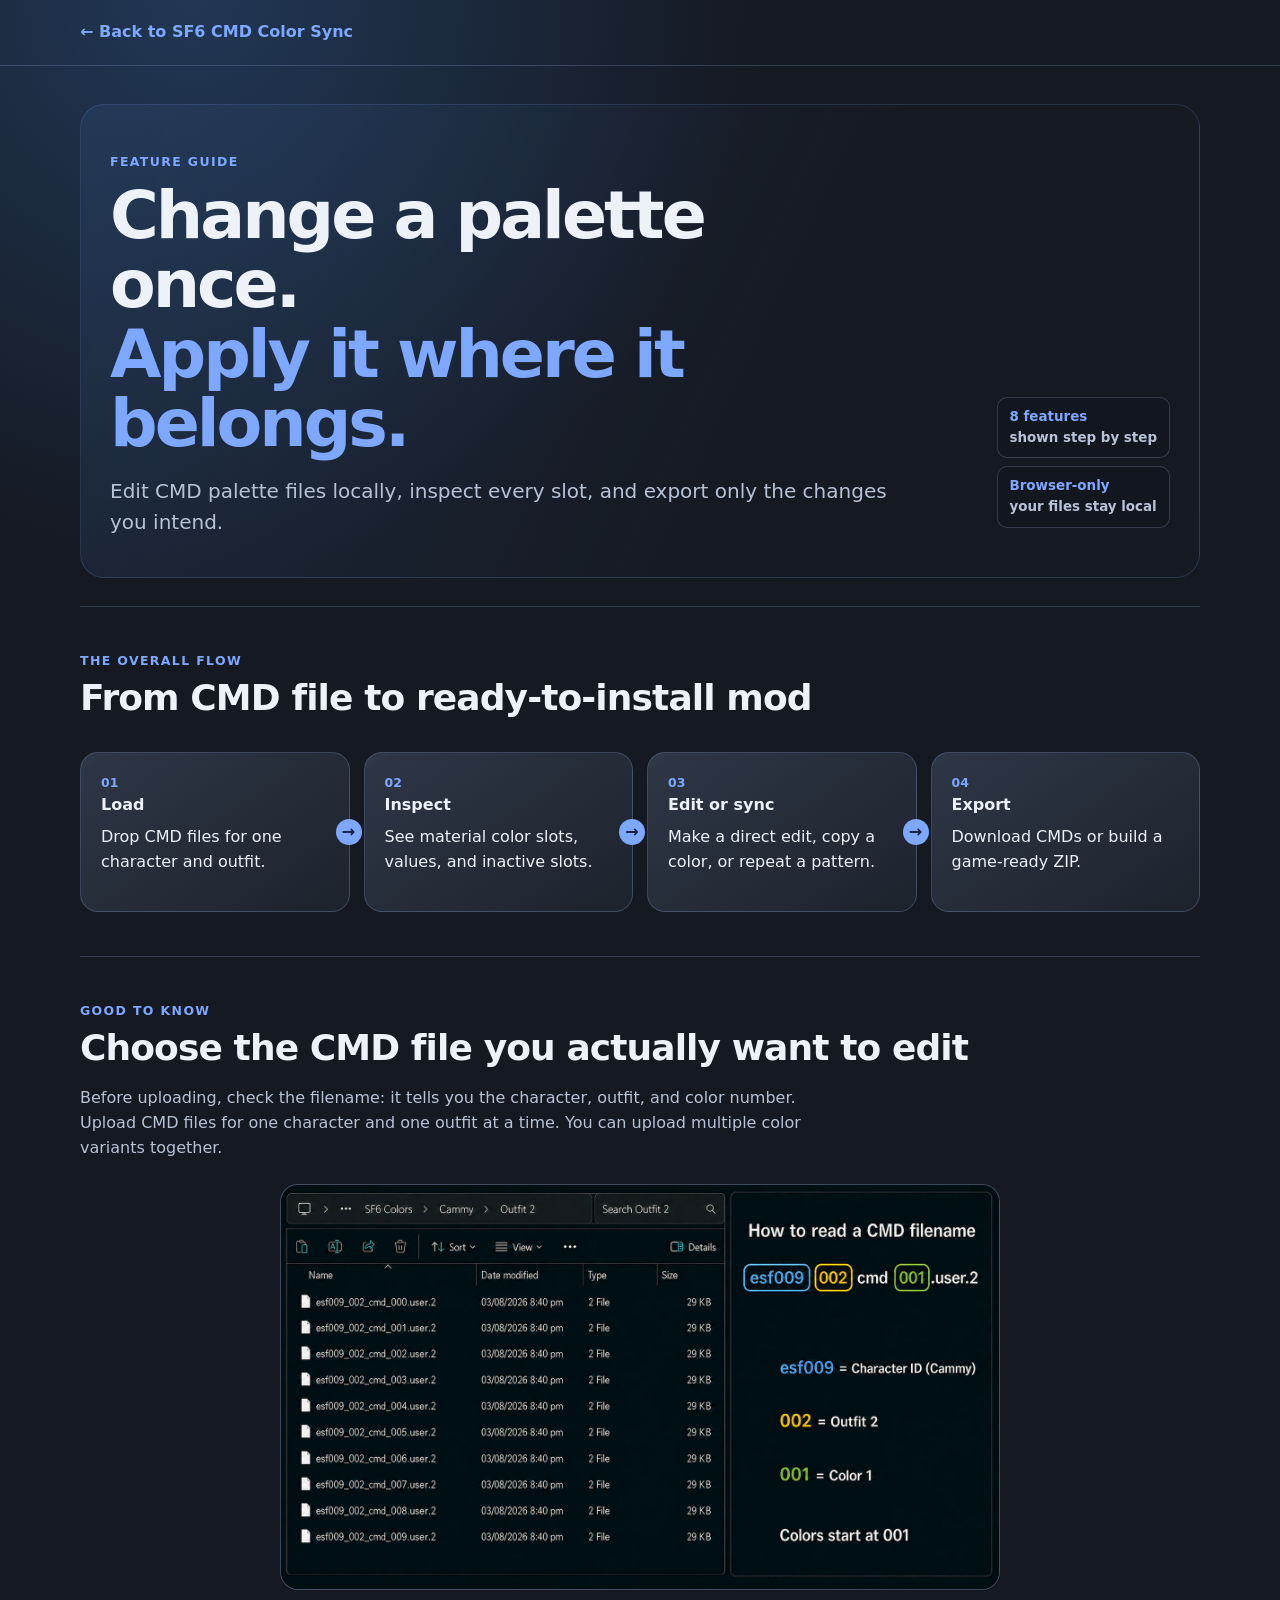
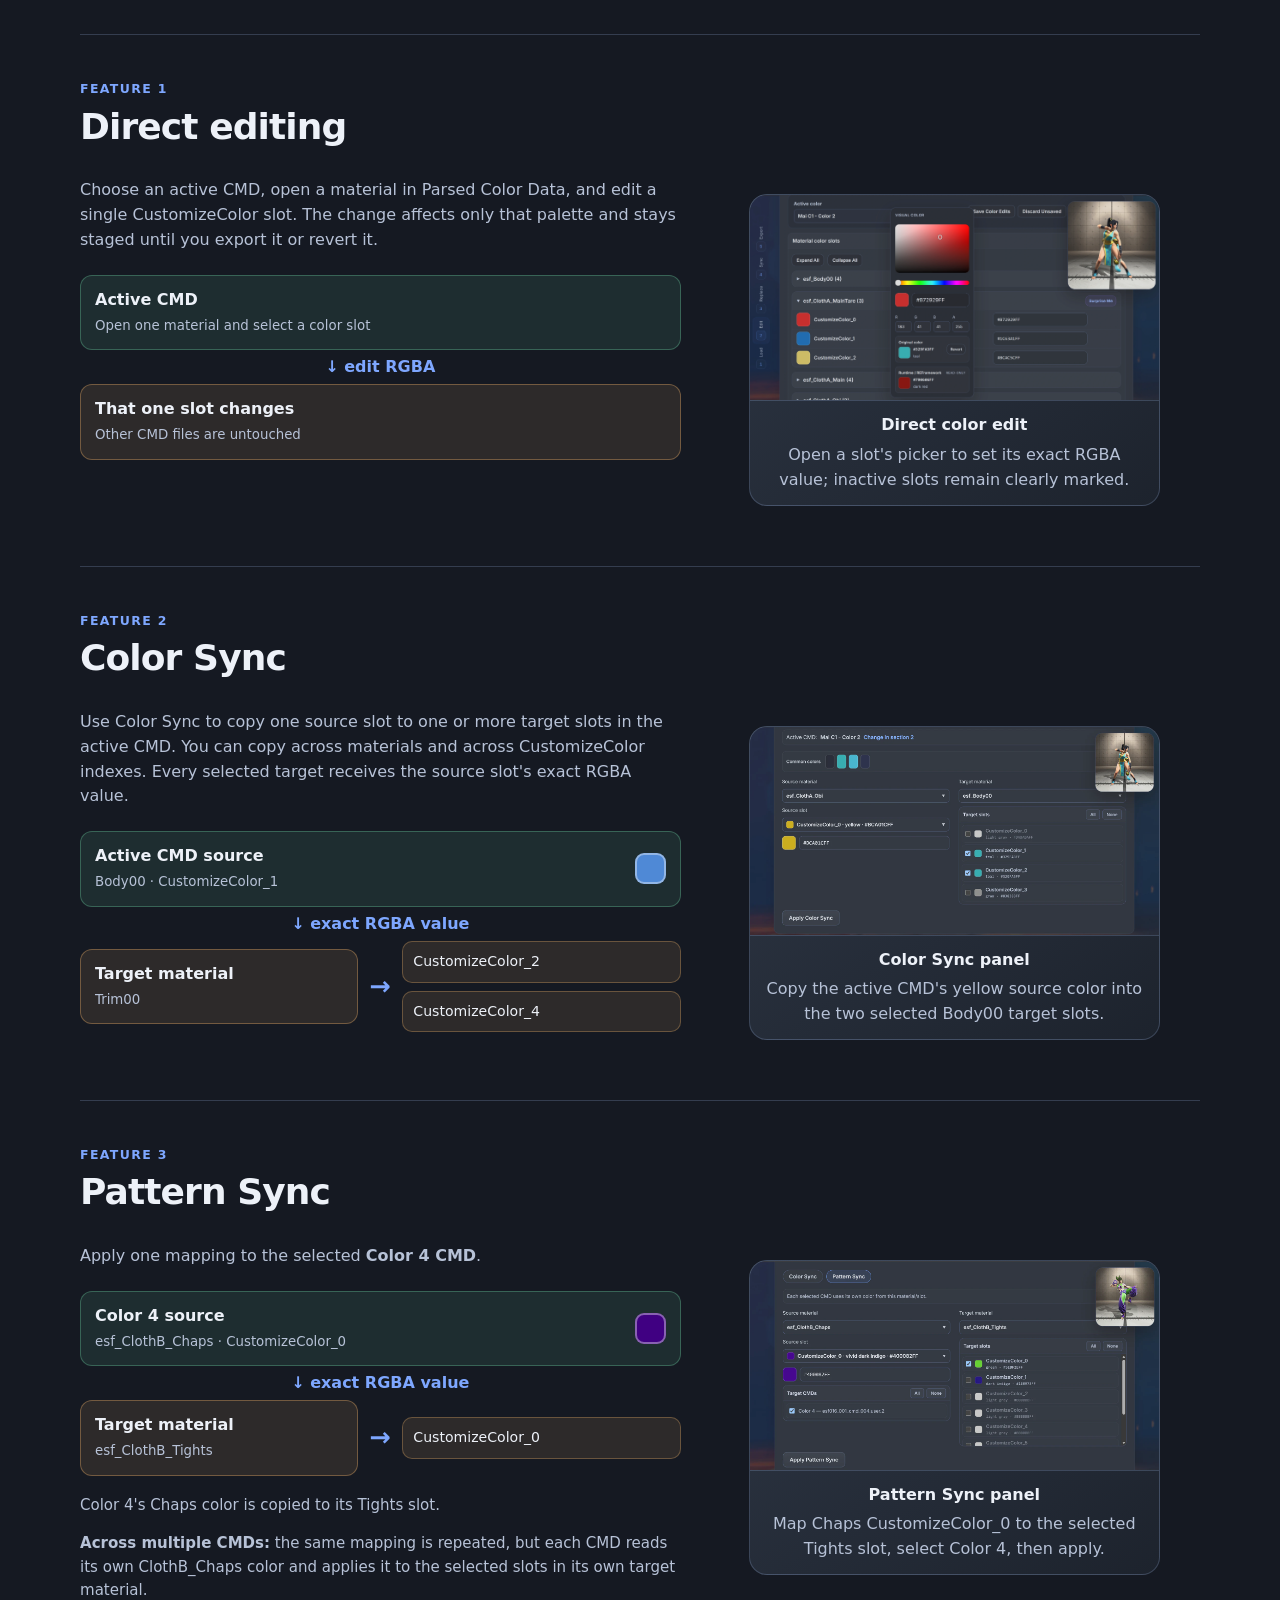
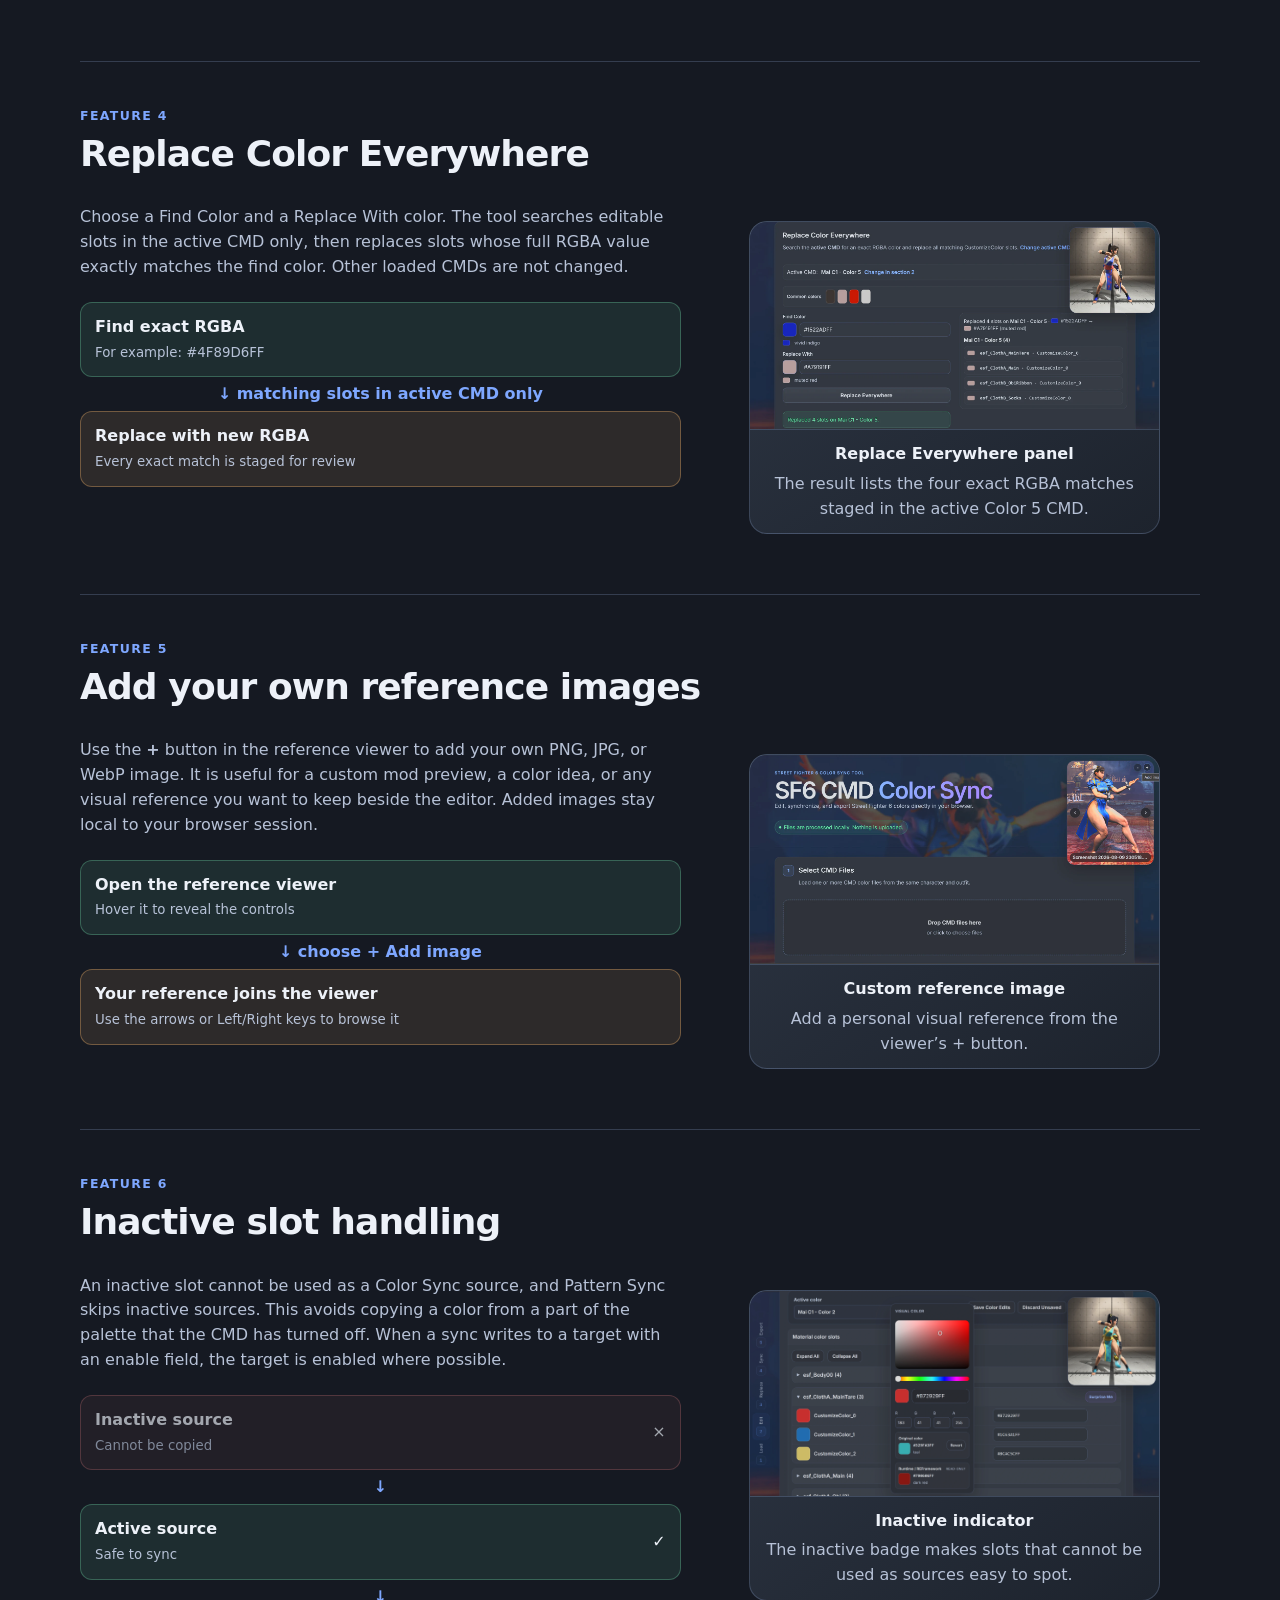
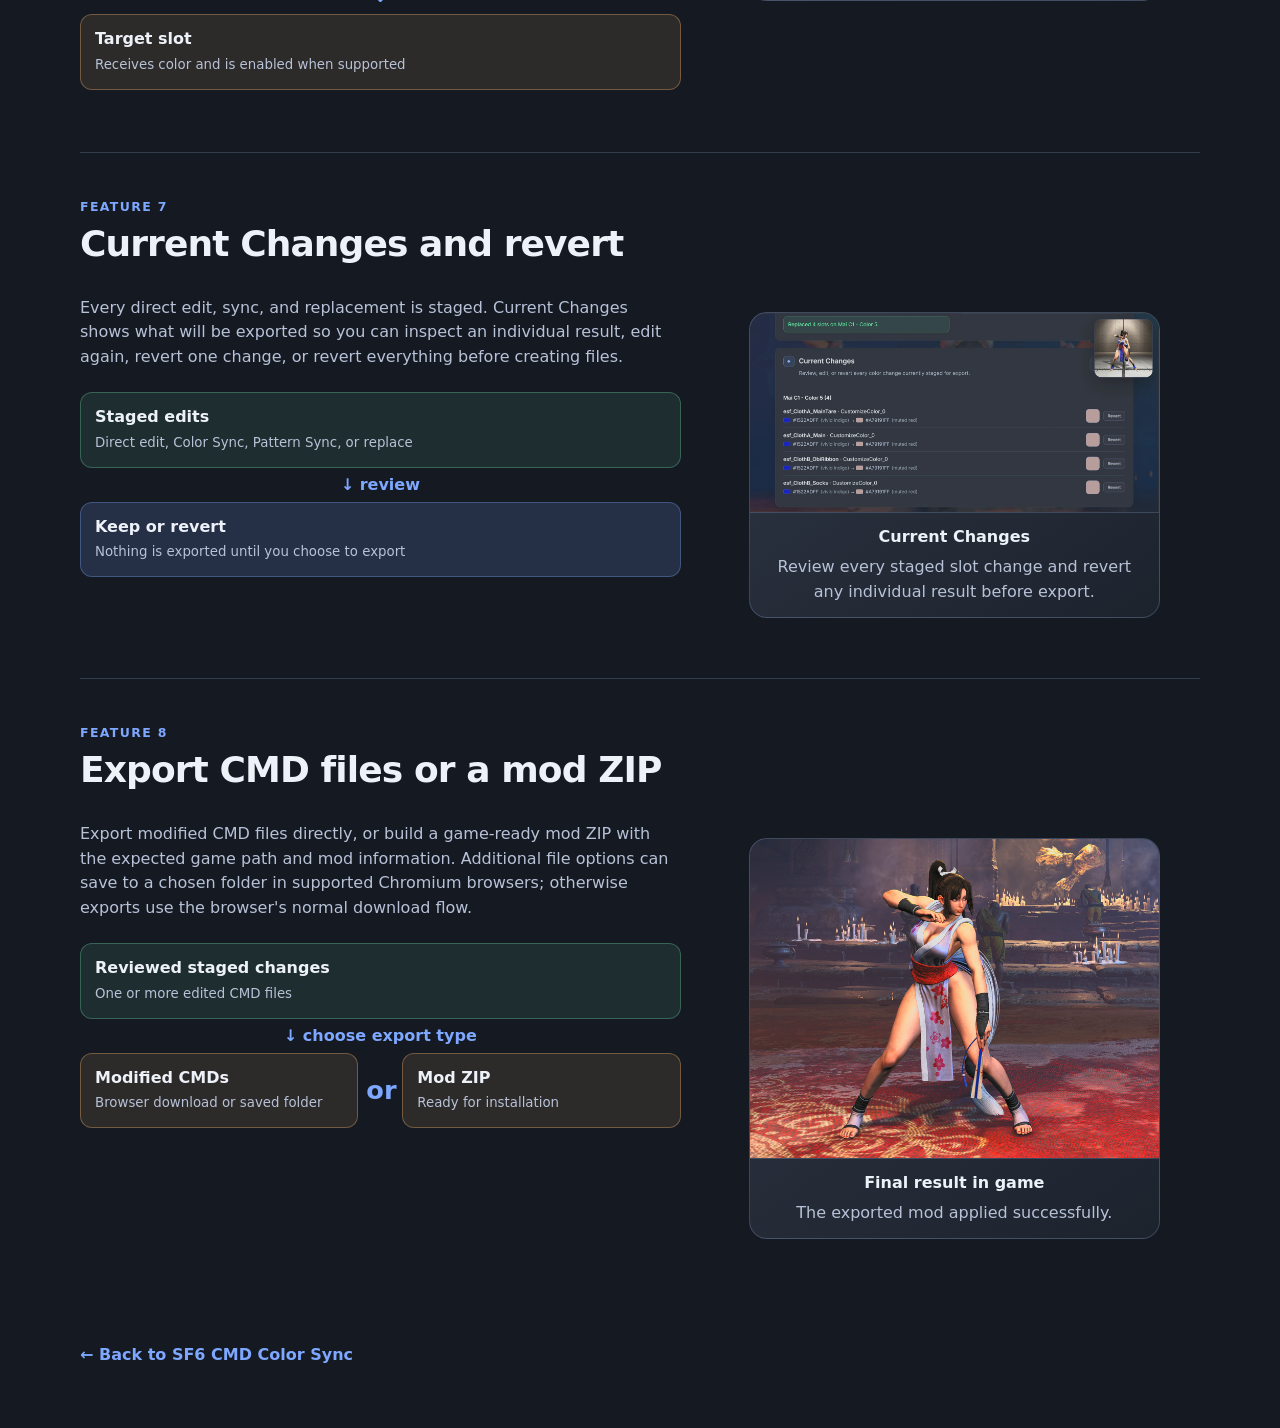
<file: features.html>
<!doctype html>
<html lang="en">
<head>
    <meta charset="utf-8">
    <meta name="viewport" content="width=device-width, initial-scale=1">
    <meta name="description" content="Learn how to edit, sync, replace, and export Street Fighter 6 CMD palette colors with SF6 CMD Color Sync.">
    <meta name="robots" content="index,follow">
    <link rel="canonical" href="https://colorsync-sf6.pages.dev/features">
    <meta property="og:type" content="website">
    <meta property="og:site_name" content="SF6 CMD Color Sync">
    <meta property="og:title" content="SF6 CMD Color Sync Feature Guide">
    <meta property="og:description" content="A visual guide to editing, syncing, replacing, and exporting Street Fighter 6 CMD palette colors.">
    <meta property="og:url" content="https://colorsync-sf6.pages.dev/features">
    <meta name="twitter:card" content="summary">
    <meta name="twitter:title" content="SF6 CMD Color Sync Feature Guide">
    <meta name="twitter:description" content="A visual guide to editing, syncing, replacing, and exporting Street Fighter 6 CMD palette colors.">
    <title>Feature Guide — SF6 CMD Color Sync</title>
    <style>
        :root {
            color-scheme: dark;
            --page: #151922;
            --surface: #252c38;
            --surface-soft: #1d232d;
            --line: rgba(151, 174, 220, .24);
            --text: #edf1f8;
            --muted: #b7c2d7;
            --blue: #7ea7ff;
            --blue-soft: rgba(126, 167, 255, .16);
            --purple: #7f86ff;
            --green: #66c69a;
            --orange: #f2b56a;
            --red: #e68183;
        }

        * { box-sizing: border-box; }
        body { margin: 0; background: radial-gradient(circle at 15% 0%, #213755 0, var(--page) 36rem); color: var(--text); font: 16px/1.55 Inter, ui-sans-serif, system-ui, sans-serif; }
        a { color: var(--blue); }
        .wrap { width: min(1120px, calc(100% - 40px)); margin: 0 auto; }
        .top { padding: 20px 0; border-bottom: 1px solid var(--line); }
        .back { font-weight: 700; text-decoration: none; }
        .hero { position: relative; display: grid; grid-template-columns: minmax(0, 1fr) auto; gap: 28px 48px; padding: 58px 0 48px; }
        .hero::after { content: ""; position: absolute; inset: 38px 0 28px; z-index: -1; border: 1px solid rgba(126, 167, 255, .18); border-radius: 24px; background: linear-gradient(115deg, rgba(47, 76, 116, .34), rgba(29, 35, 45, .12) 62%); }
        .hero-copy { padding: 28px 30px 0; max-width: 850px; }
        .hero-aside { align-self: end; display: grid; gap: 8px; min-width: 188px; padding: 0 30px 30px 0; }
        .hero-aside span { padding: 9px 12px; border: 1px solid var(--line); border-radius: 10px; background: rgba(11, 16, 25, .22); color: var(--muted); font-size: .84rem; font-weight: 700; }
        .hero-aside b { color: var(--blue); font-weight: 800; }
        .eyebrow { color: var(--blue); font-size: .78rem; font-weight: 800; letter-spacing: .11em; text-transform: uppercase; }
        h1, h2, h3, p { margin-top: 0; }
        h1 { margin: 10px 0 18px; font-size: clamp(2.45rem, 5.2vw, 4.25rem); line-height: 1.04; letter-spacing: -.045em; }
        h1 span { display: block; color: var(--blue); }
        h2 { margin-bottom: 10px; font-size: clamp(1.55rem, 3vw, 2.25rem); letter-spacing: -.025em; }
        h3 { font-size: 1rem; margin-bottom: 8px; }
        .lead { color: var(--muted); font-size: clamp(1.05rem, 2vw, 1.25rem); }
        .section { padding: 44px 0; border-top: 1px solid var(--line); }
        .section-intro { max-width: 760px; color: var(--muted); }
        .workflow { display: grid; grid-template-columns: repeat(4, 1fr); gap: 14px; margin-top: 26px; }
        .step, .feature-card, .rule, .screenshot-slot { border: 1px solid var(--line); background: linear-gradient(145deg, rgba(48, 57, 72, .96), var(--surface-soft)); border-radius: 18px; }
        .step { position: relative; min-height: 150px; padding: 20px; }
        .step:not(:last-child)::after { content: "→"; position: absolute; right: -13px; top: 50%; z-index: 2; transform: translateY(-50%); width: 26px; height: 26px; display: grid; place-items: center; border-radius: 50%; background: var(--blue); color: #13203a; font-weight: 900; }
        .num { color: var(--blue); font-size: .78rem; font-weight: 800; }
        .cards { display: grid; grid-template-columns: repeat(2, minmax(0, 1fr)); gap: 20px; margin-top: 28px; }
        .feature-layout { display: grid; grid-template-columns: minmax(0, 1.1fr) minmax(270px, .9fr); gap: 28px; align-items: start; margin-top: 24px; }
        .feature-card { padding: 25px; }
        .diagram { margin: 22px 0 18px; display: grid; gap: 9px; }
        .node { min-height: 58px; display: flex; align-items: center; justify-content: space-between; gap: 12px; padding: 12px 14px; border-radius: 12px; background: var(--blue-soft); border: 1px solid rgba(126, 167, 255, .32); }
        .node strong { display: block; }
        .node small { color: var(--muted); }
        .node.source { background: rgba(102, 198, 154, .12); border-color: rgba(102, 198, 154, .36); }
        .node.target { background: rgba(242, 181, 106, .11); border-color: rgba(242, 181, 106, .35); }
        .node.inactive { opacity: .66; background: rgba(230, 129, 131, .10); border-color: rgba(230, 129, 131, .38); }
        .arrow { text-align: center; color: var(--blue); font-weight: 800; line-height: 1; }
        .fan { display: grid; grid-template-columns: 1fr 28px 1fr; align-items: center; gap: 8px; }
        .fan .arrow { font-size: 1.6rem; }
        .mini-stack { display: grid; gap: 8px; }
        .mini-node { padding: 9px 10px; border-radius: 10px; background: rgba(242, 181, 106, .11); border: 1px solid rgba(242, 181, 106, .30); font-size: .88rem; }
        .caption { color: var(--muted); font-size: .94rem; }
        .comparison { display: grid; grid-template-columns: repeat(2, minmax(0, 1fr)); gap: 14px; margin-top: 20px; }
        .comparison.one-cmd { grid-template-columns: 1fr; }
        .palette { padding: 14px; border: 1px solid var(--line); border-radius: 13px; background: rgba(8, 12, 19, .24); }
        .palette-title { color: var(--muted); font-size: .82rem; font-weight: 700; }
        .swatches { display: flex; gap: 8px; margin-top: 12px; }
        .swatch { width: 31px; height: 31px; border-radius: 9px; border: 2px solid rgba(255,255,255,.38); }
        .rule-grid { display: grid; grid-template-columns: repeat(3, minmax(0, 1fr)); gap: 15px; margin-top: 25px; }
        .rule { padding: 20px; }
        .rule-icon { display: grid; place-items: center; width: 34px; height: 34px; margin-bottom: 14px; border-radius: 10px; background: var(--blue-soft); color: var(--blue); font-weight: 900; }
        .screenshot-grid { display: grid; grid-template-columns: repeat(2, minmax(0, 1fr)); gap: 18px; margin-top: 25px; }
        .screenshot-slot { min-height: 210px; display: grid; place-items: center; padding: 24px; text-align: center; border-style: dashed; color: var(--muted); }
        .screenshot-slot b { display: block; color: var(--text); margin-bottom: 5px; }
        .ui-shot { min-height: 0; padding: 0; overflow: hidden; border-style: solid; align-content: start; }
        .ui-shot img { display: block; width: 100%; height: auto; }
        .ui-shot figcaption { width: 100%; padding: 12px 15px; border-top: 1px solid var(--line); }
        .filename-guide { width: min(100%, 720px); margin: 24px auto 0; overflow: hidden; }
        .filename-guide img { display: block; width: 100%; height: auto; }
        .filename-guide figcaption { padding: 14px 18px; border-top: 1px solid var(--line); color: var(--muted); }
        .filename-guide b { color: var(--text); }
        .footer { padding: 44px 0 60px; color: var(--muted); }
        @media (max-width: 760px) {
            .wrap { width: min(100% - 28px, 1120px); }
            .hero { grid-template-columns: 1fr; gap: 20px; padding: 36px 0 38px; }
            .hero::after { inset: 24px 0 20px; border-radius: 18px; }
            .hero-copy { padding: 24px 22px 0; }
            .hero-aside { grid-template-columns: repeat(2, minmax(0, 1fr)); min-width: 0; padding: 0 22px 22px; }
            .workflow, .cards, .comparison, .rule-grid, .screenshot-grid, .feature-layout { grid-template-columns: 1fr; }
            .step:not(:last-child)::after { top: auto; bottom: -13px; right: 50%; transform: translateX(50%) rotate(90deg); }
        }
    </style>
</head>
<body>
    <header class="top"><div class="wrap"><a class="back" href="./index.html">← Back to SF6 CMD Color Sync</a></div></header>
    <main class="wrap">
        <section class="hero">
            <div class="hero-copy">
                <div class="eyebrow">Feature guide</div>
                <h1>Change a palette once.<span>Apply it where it belongs.</span></h1>
                <p class="lead">Edit CMD palette files locally, inspect every slot, and export only the changes you intend.</p>
            </div>
            <div class="hero-aside" aria-label="Guide highlights">
                <span><b>8 features</b><br>shown step by step</span>
                <span><b>Browser-only</b><br>your files stay local</span>
            </div>
        </section>

        <section class="section">
            <div class="eyebrow">The overall flow</div>
            <h2>From CMD file to ready-to-install mod</h2>
            <div class="workflow">
                <div class="step"><div class="num">01</div><h3>Load</h3><p>Drop CMD files for one character and outfit.</p></div>
                <div class="step"><div class="num">02</div><h3>Inspect</h3><p>See material color slots, values, and inactive slots.</p></div>
                <div class="step"><div class="num">03</div><h3>Edit or sync</h3><p>Make a direct edit, copy a color, or repeat a pattern.</p></div>
                <div class="step"><div class="num">04</div><h3>Export</h3><p>Download CMDs or build a game-ready ZIP.</p></div>
            </div>
        </section>

        <section class="section" id="cmd-filename-guide">
            <div class="eyebrow">Good to know</div>
            <h2>Choose the CMD file you actually want to edit</h2>
            <p class="section-intro">Before uploading, check the filename: it tells you the character, outfit, and color number. Upload CMD files for one character and one outfit at a time. You can upload multiple color variants together.</p>
            <figure class="screenshot-slot ui-shot filename-guide"><img src="./data/cmd-filename-guide.webp" alt="Guide showing that esf009_002_cmd_001.user.2 means Cammy, Outfit 2, Color 1."></figure>
        </section>

        <section class="section" id="direct-editing">
            <div class="eyebrow">Feature 1</div>
            <h2>Direct editing</h2>
            <div class="feature-layout"><div><p class="section-intro">Choose an active CMD, open a material in Parsed Color Data, and edit a single CustomizeColor slot. The change affects only that palette and stays staged until you export it or revert it.</p><div class="diagram"><div class="node source"><span><strong>Active CMD</strong><small>Open one material and select a color slot</small></span></div><div class="arrow">&darr; edit RGBA</div><div class="node target"><span><strong>That one slot changes</strong><small>Other CMD files are untouched</small></span></div></div></div><figure class="screenshot-slot ui-shot"><img src="./data/feature-guide/direct-editing-ui.webp" alt="Parsed Color Data for Mai C1 Color 2 with Body00 expanded and the teal CustomizeColor_1 editor open."><figcaption><b>Direct color edit</b>Open a slot's picker to set its exact RGBA value; inactive slots remain clearly marked.</figcaption></figure></div>
        </section>

        <section class="section" id="color-sync">
            <div class="eyebrow">Feature 2</div>
            <h2>Color Sync</h2>
            <div class="feature-layout"><div><p class="section-intro">Use Color Sync to copy one source slot to one or more target slots in the active CMD. You can copy across materials and across CustomizeColor indexes. Every selected target receives the source slot's exact RGBA value.</p><div class="diagram" aria-label="Color Sync diagram"><div class="node source"><span><strong>Active CMD source</strong><small>Body00 &middot; CustomizeColor_1</small></span><span class="swatch" style="background:#4f89d6"></span></div><div class="arrow">&darr; exact RGBA value</div><div class="fan"><div class="node target"><span><strong>Target material</strong><small>Trim00</small></span></div><div class="arrow">&rarr;</div><div class="mini-stack"><div class="mini-node">CustomizeColor_2</div><div class="mini-node">CustomizeColor_4</div></div></div></div></div><figure class="screenshot-slot ui-shot"><img src="./data/feature-guide/color-sync-ui.webp" alt="Color Sync panel with Mai C1 Color 2, a yellow source slot, and two teal Body00 target slots selected."><figcaption><b>Color Sync panel</b>Copy the active CMD's yellow source color into the two selected Body00 target slots.</figcaption></figure></div>
        </section>

        <section class="section" id="pattern-sync">
            <div class="eyebrow">Feature 3</div>
            <h2>Pattern Sync</h2>
            <div class="feature-layout"><div><p class="section-intro">Apply one mapping to the selected <strong>Color 4 CMD</strong>.</p><div class="diagram" aria-label="Pattern Sync example for Color 4"><div class="node source"><span><strong>Color 4 source</strong><small>esf_ClothB_Chaps &middot; CustomizeColor_0</small></span><span class="swatch" style="background:#400082"></span></div><div class="arrow">&darr; exact RGBA value</div><div class="fan"><div class="node target"><span><strong>Target material</strong><small>esf_ClothB_Tights</small></span></div><div class="arrow">&rarr;</div><div class="mini-stack"><div class="mini-node">CustomizeColor_0</div></div></div></div><p class="caption">Color 4's Chaps color is copied to its Tights slot.</p><p class="caption"><strong>Across multiple CMDs:</strong> the same mapping is repeated, but each CMD reads its own ClothB_Chaps color and applies it to the selected slots in its own target material.</p></div><figure class="screenshot-slot ui-shot"><img src="./data/feature-guide/pattern-sync-ui.webp" alt="Pattern Sync panel with a dark-indigo Chaps source, the Tights CustomizeColor_0 target selected, and Color 4 checked as the target CMD."><figcaption><b>Pattern Sync panel</b>Map Chaps CustomizeColor_0 to the selected Tights slot, select Color 4, then apply.</figcaption></figure></div>
        </section>

        <section class="section" id="replace-everywhere">
            <div class="eyebrow">Feature 4</div>
            <h2>Replace Color Everywhere</h2>
            <div class="feature-layout"><div><p class="section-intro">Choose a Find Color and a Replace With color. The tool searches editable slots in the active CMD only, then replaces slots whose full RGBA value exactly matches the find color. Other loaded CMDs are not changed.</p><div class="diagram"><div class="node source"><span><strong>Find exact RGBA</strong><small>For example: #4F89D6FF</small></span></div><div class="arrow">&darr; matching slots in active CMD only</div><div class="node target"><span><strong>Replace with new RGBA</strong><small>Every exact match is staged for review</small></span></div></div></div><figure class="screenshot-slot ui-shot"><img src="./data/feature-guide/replace-everywhere-ui.webp" alt="Replace Color Everywhere panel showing four matching Color 5 slots replaced from indigo to muted red."><figcaption><b>Replace Everywhere panel</b>The result lists the four exact RGBA matches staged in the active Color 5 CMD.</figcaption></figure></div>
        </section>

        <section class="section" id="custom-reference-images">
            <div class="eyebrow">Feature 5</div>
            <h2>Add your own reference images</h2>
            <div class="feature-layout"><div><p class="section-intro">Use the <strong>+</strong> button in the reference viewer to add your own PNG, JPG, or WebP image. It is useful for a custom mod preview, a color idea, or any visual reference you want to keep beside the editor. Added images stay local to your browser session.</p><div class="diagram"><div class="node source"><span><strong>Open the reference viewer</strong><small>Hover it to reveal the controls</small></span></div><div class="arrow">&darr; choose + Add image</div><div class="node target"><span><strong>Your reference joins the viewer</strong><small>Use the arrows or Left/Right keys to browse it</small></span></div></div></div><figure class="screenshot-slot ui-shot"><img src="./data/feature-guide/custom-reference-images-ui.webp" alt="SF6 CMD Color Sync with a custom Chun-Li reference image added to the reference viewer."><figcaption><b>Custom reference image</b>Add a personal visual reference from the viewer’s + button.</figcaption></figure></div>
        </section>

        <section class="section" id="inactive-slots">
            <div class="eyebrow">Feature 6</div>
            <h2>Inactive slot handling</h2>
            <div class="feature-layout"><div><p class="section-intro">An inactive slot cannot be used as a Color Sync source, and Pattern Sync skips inactive sources. This avoids copying a color from a part of the palette that the CMD has turned off. When a sync writes to a target with an enable field, the target is enabled where possible.</p><div class="diagram"><div class="node inactive"><span><strong>Inactive source</strong><small>Cannot be copied</small></span><span>&times;</span></div><div class="arrow">&darr;</div><div class="node source"><span><strong>Active source</strong><small>Safe to sync</small></span><span>&check;</span></div><div class="arrow">&darr;</div><div class="node target"><span><strong>Target slot</strong><small>Receives color and is enabled when supported</small></span></div></div></div><figure class="screenshot-slot ui-shot"><img src="./data/feature-guide/direct-editing-ui.webp" alt="Parsed color slots including an inactive CustomizeColor row."><figcaption><b>Inactive indicator</b>The inactive badge makes slots that cannot be used as sources easy to spot.</figcaption></figure></div>
        </section>

        <section class="section" id="review-changes">
            <div class="eyebrow">Feature 7</div>
            <h2>Current Changes and revert</h2>
            <div class="feature-layout"><div><p class="section-intro">Every direct edit, sync, and replacement is staged. Current Changes shows what will be exported so you can inspect an individual result, edit again, revert one change, or revert everything before creating files.</p><div class="diagram"><div class="node source"><span><strong>Staged edits</strong><small>Direct edit, Color Sync, Pattern Sync, or replace</small></span></div><div class="arrow">&darr; review</div><div class="node"><span><strong>Keep or revert</strong><small>Nothing is exported until you choose to export</small></span></div></div></div><figure class="screenshot-slot ui-shot"><img src="./data/feature-guide/current-changes-ui.webp" alt="Current Changes panel showing four staged Color 5 replacements with a Revert button for each slot."><figcaption><b>Current Changes</b>Review every staged slot change and revert any individual result before export.</figcaption></figure></div>
        </section>

        <section class="section" id="export">
            <div class="eyebrow">Feature 8</div>
            <h2>Export CMD files or a mod ZIP</h2>
            <div class="feature-layout"><div><p class="section-intro">Export modified CMD files directly, or build a game-ready mod ZIP with the expected game path and mod information. Additional file options can save to a chosen folder in supported Chromium browsers; otherwise exports use the browser's normal download flow.</p><div class="diagram"><div class="node source"><span><strong>Reviewed staged changes</strong><small>One or more edited CMD files</small></span></div><div class="arrow">&darr; choose export type</div><div class="fan"><div class="node target"><span><strong>Modified CMDs</strong><small>Browser download or saved folder</small></span></div><div class="arrow">or</div><div class="node target"><span><strong>Mod ZIP</strong><small>Ready for installation</small></span></div></div></div></div><figure class="screenshot-slot ui-shot"><img src="./data/feature-guide/export-result.webp" alt="Mai wearing the final exported color mod in Street Fighter 6."><figcaption><b>Final result in game</b>The exported mod applied successfully.</figcaption></figure></div>
        </section>
    </main>
    <footer class="footer"><div class="wrap"><a class="back" href="./index.html">&larr; Back to SF6 CMD Color Sync</a></div></footer>
</body>
</html>
</file>
<file: styles.css>
:root {
    color-scheme: dark;

    --bg: #181b21;
    --bg-elevated: #1f232b;
    --panel: #252a33;
    --panel-hover: #2a303a;
    --panel-soft: rgba(255, 255, 255, 0.025);
    --text: #edf1f7;
    --muted: #aeb8c9;
    --muted-strong: #c7cfdb;
    --border: rgba(126, 146, 190, 0.18);
    --border-strong: rgba(126, 146, 190, 0.38);
    --accent: #7ea7ff;
    --accent-strong: #9c7cff;
    --accent-soft: rgba(126, 167, 255, 0.12);
    --success: #69e0a5;
    --success-soft: rgba(105, 224, 165, 0.1);
    --warning: #e1ad61;
    --warning-soft: rgba(225, 173, 97, 0.1);
    --danger: #ef7474;
    --radius-small: 10px;
    --radius: 16px;
    --radius-large: 22px;
    --shadow-panel: 0 14px 36px rgba(0, 0, 0, 0.18);
    --shadow-floating: 0 18px 50px rgba(0, 0, 0, 0.36);
    --panel-2: var(--bg-elevated);
    --accent-hover: #9cbdff;
    --good: var(--success);
    --warn: var(--warning);
    --bad: var(--danger);
    --shadow: var(--shadow-panel);
}


/* ============================================================
   BASE
   ============================================================ */

* {
    box-sizing: border-box;
}

html {
    min-height: 100%;
}

body {
    margin: 0;

    min-height: 100vh;

    position: relative;

    background: radial-gradient(circle at 50% -200px, rgba(126, 167, 255, 0.08), transparent 480px), var(--bg);

    color: var(--text);

    font-family:
        Inter,
        system-ui,
        -apple-system,
        BlinkMacSystemFont,
        "Segoe UI",
        sans-serif;

    line-height: 1.5;

    overflow-x: hidden;
}

body::before {
    content: "";
    position: fixed;
    inset: 0;

    background-image:
        linear-gradient(
            rgba(12, 16, 24, 0.72),
            rgba(12, 16, 24, 0.72)
        ),
        url("./data/chunli-bg.webp");

    background-size: cover;
    background-position: center right;
    background-repeat: no-repeat;

    pointer-events: none;
    z-index: -1;
}

body::after {
    content: "";
    position: fixed;
    inset: -20px;

    backdrop-filter: blur(2px);

    pointer-events: none;
    z-index: -1;
}

@media (max-width: 900px) {
    body::before {
        background-position: 65% center;
    }
}

button,
input,
select {
    font: inherit;
}

code,
pre {
    font-family:
        "Cascadia Code",
        "Cascadia Mono",
        Consolas,
        monospace;
}


/* ============================================================
   LAYOUT
   ============================================================ */

.page-width {
    width: min(
        1100px,
        calc(100% - 32px)
    );

    margin-inline: auto;
}


/* ============================================================
   HEADER
   ============================================================ */

.site-header {
    position: relative;
    overflow: hidden;
    border-bottom: 1px solid var(--border);
}

.site-header-content {
    padding-top: 46px;
    padding-bottom: 38px;
}

.site-title-row {
    display: flex;
    align-items: flex-start;
    justify-content: space-between;
    gap: 24px;
}

.site-kicker {
    margin-bottom: 8px;
    color: var(--accent);
    font-size: 0.78rem;
    font-weight: 700;
    letter-spacing: 0.09em;
    text-transform: uppercase;
}

.site-header h1 {
    margin: 0;
    font-size: clamp(2.6rem, 6vw, 4.5rem);
    line-height: 0.98;
    letter-spacing: -0.045em;
}

.site-header h1 span {
    background: linear-gradient(90deg, var(--accent), var(--accent-strong));
    background-clip: text;
    -webkit-background-clip: text;
    color: transparent;
}

.reference-viewer {
    position: fixed;
    top: 24px;
    right: 24px;
    z-index: 1000;
    display: inline-block;
}

.reference-viewer-image-wrap {
    position: relative;
    width: min(230px, 45vw);
    max-height: 70vh;
    border-radius: 28px;
    border: 1px solid #46506a;
    overflow: hidden;
    background: #11151d;
}

.reference-viewer-image {
    display: block;
    width: 100%;
    height: auto;
    max-height: 70vh;
    object-fit: contain;

    pointer-events: none;
    user-select: none;
    -webkit-user-drag: none;
}

.reference-viewer-controls,
.reference-viewer-arrow,
.reference-viewer-caption { opacity: 0; pointer-events: none; transition: opacity 0.18s ease, background 0.18s ease; }
.reference-viewer:hover .reference-viewer-controls,
.reference-viewer:hover .reference-viewer-arrow,
.reference-viewer:hover .reference-viewer-caption { opacity: 1; pointer-events: auto; }
.reference-viewer-controls {
    position: absolute;
    top: 8px;
    right: 8px;
    display: flex;
    gap: 6px;
    z-index: 6;
}

.reference-viewer-control {
    width: 22px;
    height: 18;
    border-radius: 10px;
    padding: 0;
    display: flex;
    align-items: center;
    justify-content: center;
    font-size: 12px;
    line-height: 1;
    opacity: 0.85;
    transition: background 0.2s ease, opacity 0.2s ease;
}

.reference-viewer-control:hover {
    opacity: 1;
}

.reference-viewer-arrow {
    position: absolute;
    top: 50%;
    width: 22px;
    height: 22px;
    padding: 0;
    margin: 0;
    box-sizing: border-box;
    transform: translateY(-50%);
    display: flex;
    align-items: center;
    justify-content: center;
    z-index: 10;
    opacity: 0;
    transition: opacity 0.2s ease, background 0.2s ease;
}

.reference-viewer-image-wrap:hover .reference-viewer-arrow {
    opacity: 1;
}

.reference-viewer-arrow:hover {
    background: rgba(255, 255, 255, 0.08);
    transform: translateY(-50%) !important;
}

.reference-viewer-arrow:active {
    transform: translateY(-50%) !important;
}

.reference-viewer-prev {
    left: 8px;
}

.reference-viewer-next {
    right: 8px;
}
.reference-viewer-caption { position: absolute; left: 8px; right: 8px; bottom: 8px; min-height: 30px; display: flex; align-items: center; justify-content: space-between; gap: 8px; padding: 6px 8px; border-radius: 10px; background: rgba(8, 10, 16, 0.68); color: #e8edf7; font-size: 0.85rem; }
.reference-viewer-restore { position: fixed; top: 18px; right: 18px; z-index: 1000; min-height: 40px; }

#reference-image-input,
#file-input {
    display: none;
}

@media (max-width: 700px) {
    .reference-viewer { top: 10px; right: 10px; width: calc(100vw - 20px); }
}

@media (max-width: 1200px) {
    .reference-viewer {
        position: static;
        width: 100%;
        max-width: 520px;
        margin: 0 auto 24px;
    }
}

.subtitle {
    margin:
        0
        0
        12px;

    color:
        var(--muted);

    font-size:
        1.05rem;
}

.header-notices {
    display: flex;
    flex-wrap: wrap;
    align-items: center;
    gap: 10px;
    margin-top: 20px;
}

.privacy-note,
.release-note {
    display: inline-flex;
    align-items: center;
    gap: 8px;
    padding: 8px 12px;
    border-radius: 999px;
}

.privacy-note {
    border: 1px solid rgba(105, 224, 165, 0.32);
    background: var(--success-soft);
    color: var(--success);
}

.privacy-dot {
    width: 7px;
    height: 7px;
    border-radius: 50%;
    background: var(--success);
}

.panel {
    border: 1px solid var(--border);
    border-radius: var(--radius-large);
    background: linear-gradient(180deg, rgba(255, 255, 255, 0.025), rgba(255, 255, 255, 0.008)), var(--panel);
    box-shadow: var(--shadow-panel);
}

.section-title {
    display: flex;
    align-items: flex-start;
    gap: 14px;
    margin-bottom: 24px;
}

.section-title h2 {
    margin: 0;
}

.section-number,
.section-icon {
    display: grid;
    place-items: center;
    width: 34px;
    height: 34px;
    flex: 0 0 34px;
    border: 1px solid rgba(126, 167, 255, 0.4);
    border-radius: 10px;
    background: var(--accent-soft);
    color: var(--accent);
    font-size: 0.9rem;
    font-weight: 800;
}

.about-grid {
    display: grid;
    grid-template-columns: repeat(2, minmax(0, 1fr));
    gap: 18px;
    margin-top: 36px;
    margin-bottom: 36px;
}

.info-card {
    padding: 26px;
    border: 1px solid var(--border);
    border-radius: var(--radius-large);
    background: linear-gradient(180deg, rgba(255, 255, 255, 0.022), rgba(255, 255, 255, 0.008)), var(--panel);
    box-shadow: var(--shadow-panel);
}

.info-card-wide {
    grid-column: 1 / -1;
}

.info-card h2 {
    margin-top: 4px;
}

.info-eyebrow {
    color: var(--accent);
    font-size: 0.72rem;
    font-weight: 800;
    letter-spacing: 0.08em;
    text-transform: uppercase;
}

.instruction-list {
    display: grid;
    grid-template-columns: repeat(4, minmax(0, 1fr));
    gap: 16px;
    margin-top: 22px;
}

.instruction-step {
    display: flex;
    align-items: flex-start;
    gap: 12px;
    padding: 16px;
    border: 1px solid var(--border);
    border-radius: var(--radius);
    background: var(--panel-soft);
}

.instruction-step > span {
    display: grid;
    place-items: center;
    width: 28px;
    height: 28px;
    flex: 0 0 28px;
    border-radius: 8px;
    background: var(--accent-soft);
    color: var(--accent);
    font-weight: 800;
}

.instruction-step p {
    margin: 5px 0 0;
    color: var(--muted);
    line-height: 1.45;
}

.feature-guide-callout {
    display: flex;
    align-items: center;
    gap: 12px;
    margin-top: 20px;
    padding: 14px 16px;
    border: 1px solid var(--border-strong);
    border-radius: var(--radius);
    background: linear-gradient(120deg, var(--panel-2), var(--panel-soft));
    color: var(--text);
    text-decoration: none;
    transition: border-color .16s ease, background .16s ease, transform .16s ease;
}

.feature-guide-callout:hover {
    border-color: var(--accent);
    background: var(--panel-2);
    transform: translateY(-1px);
}

.feature-guide-callout-icon {
    display: grid;
    place-items: center;
    flex: 0 0 auto;
    width: 34px;
    height: 34px;
    border-radius: 10px;
    background: var(--accent-soft);
    color: var(--accent);
    font-size: 1.1rem;
    font-weight: 800;
}

.feature-guide-callout strong,
.feature-guide-callout small {
    display: block;
}

.feature-guide-callout small {
    margin-top: 2px;
    color: var(--muted);
}

.support-buttons {
    display: grid;
    grid-template-columns: repeat(3, minmax(0, 1fr));
    gap: 8px;
    margin-top: 18px;
}

.support-button {
    display: inline-flex;
    align-items: center;
    justify-content: center;
    gap: 7px;
    min-width: 0;
    min-height: 44px;
    padding: 0 12px;
    border-radius: 12px;
    color: white;
    font-size: clamp(0.78rem, 1.25vw, 0.96rem);
    font-weight: 700;
    text-decoration: none;
    white-space: nowrap;
    line-height: 1;
    overflow: hidden;
    text-overflow: ellipsis;
}

.support-button .brand-icon {
    width: 19px;
    height: 19px;
    flex: 0 0 auto;
}

.patreon-button {
    order: 2;
    background: #111318;
}

.patreon-button:hover {
    background: #1d222a;
}

.patreon-button .brand-icon {
    display: none;
}

.patreon-button::before {
    content: "";
    width: 19px;
    height: 19px;
    flex: 0 0 auto;
    background: center / contain no-repeat url("./data/patreon-symbol-black.svg");
    filter: invert(1);
}

.support-community-copy {
    margin-top: 14px;
    color: var(--muted);
}

.discord-button {
    order: 3;
    background: #4752c4;
}

.discord-button:hover { background: #3e47aa; }

/* Use the maintained Discord brand mark rather than the fallback inline path. */
.discord-button .brand-icon {
    display: none;
}

.discord-button::before {
    content: "";
    width: 19px;
    height: 19px;
    flex: 0 0 auto;
    background: center / contain no-repeat url("./data/discord-symbol-white.svg");
}

.github-star-button {
    order: 1;
    background: #3b424a;
}

.github-star-button:hover {
    background: #4a535d;
}

.github-star-button .brand-icon {
    display: none;
}

.github-star-button::before {
    content: "";
    width: 19px;
    height: 19px;
    flex: 0 0 auto;
    background: center / contain no-repeat url("./data/github-invertocat-white.svg");
}


.credits-list {
    display: grid;
    gap: 12px;
}

.credits-list > div {
    display: flex;
    justify-content: space-between;
    gap: 20px;
    padding-bottom: 10px;
    border-bottom: 1px solid var(--border);
}

.credits-list dt { color: var(--muted); }
.credits-list dd { margin: 0; font-weight: 600; }

.credits-list a {
    color: var(--accent);
    text-decoration: none;
}

.credits-list a:hover {
    text-decoration: underline;
}

.site-footer {
    margin-top: 54px;
    padding: 32px 0;
    border-top: 1px solid var(--border);
    color: var(--muted);
}

.footer-content {
    display: grid;
    grid-template-columns: 1fr auto 1fr;
    align-items: center;
    gap: 30px;
}

.footer-content strong { color: var(--text); }
.footer-links { display: flex; gap: 18px; }
.footer-links a { color: var(--muted); text-decoration: none; }
.footer-links a:hover { color: var(--accent); }
.footer-meta { text-align: right; }

@media (max-width: 900px) {
    .about-grid { grid-template-columns: 1fr; }
    .info-card-wide { grid-column: auto; }
    .instruction-list { grid-template-columns: 1fr; }
}

@media (max-width: 800px) {
    .footer-content { grid-template-columns: 1fr; }
    .footer-meta { text-align: left; }
}


/* ============================================================
   MAIN
   ============================================================ */

main {
    padding:
        30px
        0
        60px;
}


/* ============================================================
   PANELS
   ============================================================ */

.panel {
    margin-bottom:
        22px;

    padding:
        24px;

    border:
        1px solid
        var(--border);

    border-radius:
        var(--radius);

    background:
        var(--panel);

    box-shadow:
        var(--shadow);
}

.panel h2 {
    margin:
        0
        0
        10px;

    font-size:
        1.3rem;
}

.panel h3 {
    margin:
        20px
        0
        8px;

    font-size:
        1rem;
}


/* ============================================================
   DROP ZONE
   ============================================================ */

.drop-zone {
    display:
        flex;

    flex-direction:
        column;

    align-items:
        center;

    justify-content:
        center;

    gap:
        6px;

    min-height:
        170px;

    margin-top:
        18px;

    padding:
        28px;

    border:
        2px dashed
        var(--border-strong);

    border-radius:
        var(--radius);

    background:
        var(--panel-2);

    color:
        var(--muted);

    text-align:
        center;

    cursor:
        pointer;

    transition:
        border-color 120ms ease,
        background 120ms ease,
        color 120ms ease,
        transform 120ms ease;
}

.drop-zone strong {
    color:
        var(--text);

    font-size:
        1.05rem;
}

.drop-zone:hover,
.drop-zone:focus-visible {
    border-color:
        var(--accent);

    color:
        var(--text);

    outline: none;
}

.drop-zone.drag-over {
    border-color:
        var(--accent);

    background:
        rgba(
            122,
            162,
            255,
            0.08
        );

    transform:
        translateY(-1px);
}


/* ============================================================
   FILE SUMMARY
   ============================================================ */

.file-summary {
    margin-top:
        20px;
}

#detected-character {
    margin-bottom:
        12px;

    color:
        var(--muted);
}

#file-list {
    display:
        grid;

    gap:
        8px;
}

.file-row {
    display:
        flex;

    align-items:
        center;

    justify-content:
        space-between;

    gap:
        12px;

    padding:
        10px
        12px;

    border:
        1px solid
        var(--border);

    border-radius:
        8px;

    background:
        var(--panel-2);
}

.file-row-name {
    overflow-wrap:
        anywhere;
}

.file-row-meta {
    color:
        var(--muted);

    font-size:
        0.9rem;

    white-space:
        nowrap;
}


/* ============================================================
   FORMS
   ============================================================ */

.form-grid {
    display:
        grid;

    grid-template-columns:
        repeat(
            auto-fit,
            minmax(
                230px,
                1fr
            )
        );

    gap:
        16px;

    margin-top:
        18px;
}

label {
    display:
        grid;

    gap:
        7px;
}

label > span {
    color:
        var(--muted);

    font-size:
        0.9rem;
}

input[type="text"],
input[type="number"],
select {
    width:
        100%;

    min-height: 44px;
    padding: 0 13px;

    border:
        1px solid
        var(--border-strong);

    border-radius: 12px;

    background: rgba(15, 18, 24, 0.35);

    color:
        var(--text);

    outline:
        none;

    font: inherit;
    transition:
        border-color 0.15s ease,
        box-shadow 0.15s ease,
        background 0.15s ease;
}

input[type="text"]:focus,
input[type="number"]:focus,
select:focus {
    border-color:
        var(--accent);

    box-shadow:
        0 0 0 3px
        rgba(126, 167, 255, 0.14);

    background: rgba(15, 18, 24, 0.5);
}


/* ============================================================
   TARGET SLOT SELECTOR
   ============================================================ */

.slot-fieldset {
    margin:
        22px
        0
        0;

    padding:
        16px;

    border:
        1px solid
        var(--border);

    border-radius:
        8px;
}

.slot-fieldset legend {
    padding:
        0
        8px;

    color:
        var(--muted);
}

#target-slots {
    display:
        grid;

    grid-template-columns:
        repeat(
            auto-fit,
            minmax(
                180px,
                1fr
            )
        );

    gap:
        10px;
}

.slot-option {
    display:
        flex;

    align-items:
        center;

    gap:
        9px;

    padding:
        9px
        10px;

    border:
        1px solid
        var(--border);

    border-radius:
        8px;

    background:
        var(--panel-2);
}

.slot-option input {
    margin: 0;
}


/* ============================================================
   CHECKBOX ROW
   ============================================================ */

.checkbox-row {
    display:
        flex;

    align-items:
        center;

    gap:
        9px;

    margin-top:
        18px;

    cursor:
        pointer;
}

.checkbox-row input {
    margin: 0;
}


/* ============================================================
   BUTTONS
   ============================================================ */

button {
    min-height: 42px;
    padding: 0 16px;
    border: 1px solid var(--border-strong);
    border-radius: 12px;
    background: linear-gradient(180deg, rgba(255, 255, 255, 0.06), rgba(255, 255, 255, 0.025)), var(--panel-hover);
    color: var(--text);
    font: inherit;
    font-weight: 700;
    cursor: pointer;
    transition: transform 0.15s ease, border-color 0.15s ease, background 0.15s ease, box-shadow 0.15s ease, opacity 0.15s ease;
}

button:hover:not(:disabled) {
    transform: translateY(-1px);
    border-color: rgba(126, 167, 255, 0.7);
    background: linear-gradient(180deg, rgba(126, 167, 255, 0.12), rgba(126, 167, 255, 0.05)), var(--panel-hover);
    box-shadow: 0 8px 22px rgba(0, 0, 0, 0.2);
}

button:active:not(:disabled) {
    transform: translateY(0);
}

button:disabled {
    opacity:
        0.45;

    cursor:
        not-allowed;
}


/* ============================================================
   STATUS
   ============================================================ */

.status-box {
    margin-top: 14px;
    padding: 12px 14px;
    border: 1px solid var(--border);
    border-radius: 12px;
    background: rgba(255, 255, 255, 0.025);
    color: var(--muted-strong);
}

.status-box.good {
    border-color: rgba(105, 224, 165, 0.3);
    background: var(--success-soft);
    color: var(--success);
}

.status-box.warn {
    border-color: rgba(225, 173, 97, 0.32);
    background: var(--warning-soft);
    color: var(--warning);
}

.status-box.bad {
    border-color: rgba(239, 116, 116, 0.35);
    background: rgba(239, 116, 116, 0.08);
    color: var(--danger);
}

#apply-working-copy,
#build-button {
    border-color: rgba(126, 167, 255, 0.65);
    background: linear-gradient(135deg, var(--accent), var(--accent-strong));
    color: #11141b;
    box-shadow: 0 8px 24px rgba(126, 167, 255, 0.18);
}

#apply-working-copy:hover:not(:disabled),
#build-button:hover:not(:disabled) {
    border-color: rgba(255, 255, 255, 0.5);
    background: linear-gradient(135deg, #91b5ff, #ad8dff);
    box-shadow: 0 10px 28px rgba(126, 167, 255, 0.26);
}

.secondary-button,
#export-cmd-button,
#revert-all-changes,
.current-change-revert {
    background: rgba(255, 255, 255, 0.035);
}


/* ============================================================
   CLUSTER INSPECTOR
   ============================================================ */

.cluster-group-heading {
    margin: 18px 2px 8px;
    color: var(--muted);
    font-size: 0.78rem;
    font-weight: 700;
    letter-spacing: 0.08em;
    text-transform: uppercase;
}

.cluster-group-heading.is-custom {
    margin-top: 12px;
    color: var(--accent);
}

.cluster-card {
    margin-top:
        14px;

    border:
        1px solid
        var(--border);

    border-radius:
        8px;

    overflow:
        hidden;
}

.cluster-card-header {
    padding:
        10px
        12px;

    background:
        var(--panel-2);

    font-weight:
        700;
}

.cluster-slot-list {
    display:
        grid;
}

.cluster-slot-row {
    display:
        grid;

    grid-template-columns:
        minmax(
            150px,
            1fr
        )
        minmax(
            90px,
            0.6fr
        )
        minmax(
            170px,
            1fr
        );

    gap:
        12px;

    padding:
        9px
        12px;

    border-top:
        1px solid
        var(--border);

    font-size:
        0.92rem;
}

.slot-disabled {
    color:
        var(--muted);

    opacity:
        0.72;
}


/* ============================================================
   DEBUG
   ============================================================ */

details summary {
    cursor:
        pointer;

    color:
        var(--muted);
}

#debug-output {
    max-height:
        420px;

    margin:
        16px
        0
        0;

    padding:
        14px;

    overflow:
        auto;

    border:
        1px solid
        var(--border);

    border-radius:
        8px;

    background:
        #0c0e12;

    color:
        #cbd3df;

    font-size:
        0.85rem;

    line-height:
        1.45;
}


/* ============================================================
   INLINE CODE
   ============================================================ */

p code,
label code {
    padding:
        2px
        5px;

    border-radius:
        5px;

    background:
        rgba(
            255,
            255,
            255,
            0.06
        );
}


/* ============================================================
   UTILITY
   ============================================================ */

.hidden {
    display:
        none !important;
}


/* ============================================================
   FOOTER
   ============================================================ */

.site-footer {
    padding:
        24px
        0
        36px;

    border-top:
        1px solid
        var(--border);

    color:
        var(--muted);

    font-size:
        0.88rem;
}

.site-footer p {
    margin:
        3px
        0;
}


/* ============================================================
   MOBILE
   ============================================================ */

@media (
    max-width: 650px
) {
    .page-width {
        width:
            min(
                100% - 20px,
                1100px
            );
    }

    .site-header {
        padding-top:
            34px;
    }

    .panel {
        padding:
            18px;
    }

    .cluster-slot-row {
        grid-template-columns:
            1fr;

        gap:
            3px;
    }

    .file-row {
        align-items:
            flex-start;

        flex-direction:
            column;
    }
}

.color-slot-name {
    font-weight: 600;
    min-width: 140px;
    white-space: nowrap;
}

.color-state {
    font-size: 0.72rem;
    font-weight: 700;
    padding: 0.15rem 0.45rem;
    border-radius: 999px;
    white-space: nowrap;
}

.color-state.enabled {
    background: rgba(80, 180, 110, 0.18);
}

.color-state.disabled {
    background: rgba(180, 180, 180, 0.12);
    opacity: 0.75;
}

.color-picker {
    width: 32px;
    height: 26px;
    border: none;
    padding: 0;
    background: transparent;
    cursor: pointer;
    flex: 0 0 auto;
}

.color-hex-input {
    width: 105px;
    min-width: 105px;
    font-family: monospace;
    text-transform: uppercase;
    padding: 0.35rem 0.45rem;
}

.color-hex-input.invalid {
    outline: 2px solid currentColor;
}

.color-byte-meta {
    margin-left: auto;
    font-family: monospace;
    font-size: 0.7rem;
    opacity: 0.65;
    white-space: nowrap;
}

.cluster-slot-list {
    display: flex;
    flex-direction: column;
}

.cluster-slot-row {
    display: flex;
    align-items: center;
    gap: 0.5rem;
    flex-wrap: nowrap;
    padding: 0.55rem 0.75rem;
    min-height: 42px;
}

.cluster-slot-row + .cluster-slot-row {
    border-top: 1px solid rgba(255, 255, 255, 0.06);
}

.cluster-card-header {
    padding: 0.55rem 0.75rem;
    font-size: 0.95rem;
}

.cluster-card {
    margin-bottom: 0.75rem;
}

@media (max-width: 1050px) {
    .cluster-slot-row {
        flex-wrap: wrap;
    }

    .color-byte-meta {
        width: 100%;
        margin-left: 0;
    }
}

@media (max-width: 700px) {
    .color-slot-name {
        min-width: 100%;
        width: 100%;
    }

    .color-byte-meta {
        white-space: normal;
        word-break: break-all;
    }
}

.screenshot-drop-zone {
    margin-top: 1rem;
    min-height: 120px;
    border: 1px dashed rgba(150, 180, 230, 0.55);
    border-radius: 12px;
    padding: 1rem;
    display: flex;
    align-items: center;
    gap: 1rem;
    cursor: pointer;
    transition:
        border-color 0.15s ease,
        background 0.15s ease;
}

.screenshot-drop-zone:hover,
.screenshot-drop-zone.drag-over {
    border-color: currentColor;
    background: rgba(255, 255, 255, 0.035);
}

.screenshot-preview-wrap {
    width: 140px;
    height: 88px;
    flex: 0 0 140px;
    overflow: hidden;
    border-radius: 8px;
    border: 1px solid rgba(255, 255, 255, 0.1);
    background: rgba(0, 0, 0, 0.18);
}

.screenshot-preview {
    width: 100%;
    height: 100%;
    display: block;
    object-fit: cover;
}

.screenshot-drop-content {
    min-width: 0;
}

.screenshot-drop-title {
    font-weight: 600;
    margin-bottom: 0.3rem;
}

.screenshot-drop-status {
    font-size: 0.9rem;
    opacity: 0.75;
    word-break: break-word;
}

@media (max-width: 700px) {
    .screenshot-drop-zone {
        align-items: stretch;
        flex-direction: column;
    }

    .screenshot-preview-wrap {
        width: 100%;
        height: 160px;
        flex-basis: auto;
    }
}

.inspector-toolbar {
    display: flex;
    gap: 8px;
    margin-top: 14px;
    margin-bottom: 10px;
}

.inspector-toolbar button {
    margin-top: 0;
    padding: 7px 11px;
    font-size: 0.85rem;
}

.cmd-inspector-controls {
    display: flex;
    flex-wrap: wrap;
    align-items: end;
    justify-content: space-between;
    gap: 16px;
    margin: 18px 0 18px;
    padding: 16px 18px;
    border: 1px solid rgba(120, 146, 202, 0.22);
    border-radius: 16px;
    background: rgba(18, 24, 36, 0.42);
}

.cmd-inspector-picker {
    display: flex;
    flex-direction: column;
    gap: 8px;
    min-width: 260px;
}

.cmd-inspector-picker > span {
    font-size: 0.95rem;
    color: #bfc8d8;
    font-weight: 600;
}

.cmd-inspector-picker select {
    min-width: 260px;
}

.cmd-inspector-actions {
    display: flex;
    align-items: center;
    gap: 10px;
    flex-wrap: wrap;
}

.cmd-inspector-dirty-indicator {
    display: inline-flex;
    align-items: center;
    min-height: 38px;
    padding: 0 14px;
    border-radius: 10px;
    background: rgba(255, 181, 72, 0.14);
    border: 1px solid rgba(255, 181, 72, 0.28);
    color: #ffbf66;
    font-weight: 600;
}

.cmd-inspector-controls.hidden {
    display: none;
}

.secondary-button {
    background: var(--panel-2);
    color: var(--text);
    border-color: var(--border-strong);
}

.secondary-button:hover:not(:disabled) {
    background: var(--border);
}

details.cluster-card {
    overflow: hidden;
}

details.cluster-card > summary {
    list-style: none;
    cursor: pointer;
    user-select: none;
}

details.cluster-card > summary::-webkit-details-marker {
    display: none;
}

details.cluster-card > summary::before {
    content: "▶";
    display: inline-block;
    margin-right: 8px;
    color: var(--muted);
    font-size: 0.72rem;
    transition: transform 120ms ease;
}

details.cluster-card[open] > summary::before {
    transform: rotate(90deg);
}
.source-color-editor {
    display: flex;
    align-items: center;
    gap: 8px;
    margin-top: 10px;
}

.source-color-picker {
    width: 42px;
    height: 42px;
    padding: 0;
    border: 1px solid var(--border-strong);
    border-radius: 8px;
    background: transparent;
    cursor: pointer;
}

.source-color-hex {
    flex: 1;
    min-width: 0;
    height: 42px;
    font-family: monospace;
    text-transform: uppercase;
}

.source-color-hex.invalid {
    border-color: var(--bad);
}

#source-slot {
    position: absolute;
    opacity: 0;
    pointer-events: none;
    width: 1px;
    height: 1px;
}

.custom-select {
    position: relative;
    width: 100%;
}

.custom-select-trigger {
    display: flex;
    align-items: center;
    gap: 10px;
    width: 100%;
    min-height: 42px;
    padding: 8px 12px;
    border: 1px solid rgba(106, 124, 176, 0.45);
    border-radius: 10px;
    background: rgba(255, 255, 255, 0.025);
    color: inherit;
    cursor: pointer;
    text-align: left;
    font-size: 0.95rem;
    transition: border-color 0.15s ease, background 0.15s ease;
}

.custom-select-trigger:hover,
.custom-select-trigger.open {
    border-color: #7ea7ff;
    background: rgba(126, 167, 255, 0.06);
}

.custom-select-trigger .cs-swatch {
    width: 22px;
    height: 22px;
    flex: 0 0 22px;
    border: 1px solid rgba(255, 255, 255, 0.14);
    border-radius: 6px;
    box-shadow: inset 0 0 0 1px rgba(255, 255, 255, 0.04);
}

.custom-select-trigger .cs-text {
    flex: 1;
    min-width: 0;
    white-space: nowrap;
    overflow: hidden;
    text-overflow: ellipsis;
    font-weight: 600;
}

.custom-select-trigger .cs-arrow {
    flex: 0 0 auto;
    opacity: 0.7;
    font-size: 0.75rem;
    transition: transform 0.15s ease;
}

.custom-select-trigger.open .cs-arrow {
    transform: rotate(180deg);
}

.custom-select-dropdown {
    position: absolute;
    z-index: 50;
    top: calc(100% + 6px);
    left: 0;
    right: 0;
    display: flex;
    flex-direction: column;
    gap: 2px;
    padding: 6px;
    border: 1px solid rgba(106, 124, 176, 0.45);
    border-radius: 10px;
    background: #1b1f27;
    box-shadow: 0 12px 34px rgba(0, 0, 0, 0.45);
    max-height: 280px;
    overflow-y: auto;
}

.custom-select-dropdown.hidden {
    display: none;
}

.custom-select-option {
    display: flex;
    align-items: center;
    gap: 10px;
    width: 100%;
    padding: 8px 10px;
    border: 1px solid transparent;
    border-radius: 8px;
    background: transparent;
    color: inherit;
    cursor: pointer;
    text-align: left;
    font-size: 0.95rem;
    transition: border-color 0.12s ease, background 0.12s ease;
}

.custom-select-option:hover {
    background: rgba(255, 255, 255, 0.04);
    border-color: rgba(106, 124, 176, 0.3);
}

.custom-select-option.selected {
    background: rgba(126, 167, 255, 0.09);
    border-color: rgba(126, 167, 255, 0.45);
}

.custom-select-option .cs-swatch {
    width: 22px;
    height: 22px;
    flex: 0 0 22px;
    border: 1px solid rgba(255, 255, 255, 0.14);
    border-radius: 6px;
    box-shadow: inset 0 0 0 1px rgba(255, 255, 255, 0.04);
}

.custom-select-option .cs-text {
    flex: 1;
    min-width: 0;
    white-space: nowrap;
    overflow: hidden;
    text-overflow: ellipsis;
    font-weight: 600;
}

.custom-select-option .cs-value {
    font-family: ui-monospace, SFMono-Regular, Menlo, monospace;
    font-size: 0.85rem;
    opacity: 0.7;
    flex: 0 0 auto;
}

.color-picker,
.source-color-picker,
.current-change-picker {
    width: 56px;
    height: 56px;
    border: 1px solid rgba(120, 145, 210, 0.45);
    border-radius: 16px;
    background: #222735;
    cursor: pointer;
    box-shadow:
        inset 0 0 0 1px rgba(255, 255, 255, 0.04),
        0 8px 24px rgba(0, 0, 0, 0.22);
    transition:
        transform 0.16s ease,
        box-shadow 0.16s ease,
        border-color 0.16s ease,
        opacity 0.16s ease;
    appearance: none;
    padding: 0;
}

.color-picker:hover,
.source-color-picker:hover,
.current-change-picker:hover {
    transform: translateY(-1px);
    border-color: rgba(129, 170, 255, 0.75);
    box-shadow:
        inset 0 0 0 1px rgba(255, 255, 255, 0.06),
        0 10px 28px rgba(0, 0, 0, 0.3);
}

.color-picker:focus-visible,
.source-color-picker:focus-visible,
.current-change-picker:focus-visible {
    outline: none;
    border-color: #7ea7ff;
    box-shadow: 0 0 0 3px rgba(126, 167, 255, 0.22), 0 10px 28px rgba(0, 0, 0, 0.3);
}

.color-picker:disabled,
.source-color-picker:disabled,
.current-change-picker:disabled {
    opacity: 0.45;
    cursor: not-allowed;
    transform: none;
}

.source-slot-visual-picker {
    position: relative;
    width: 100%;
    margin-top: 8px;
}

.source-slot-visual-trigger {
    display: flex;
    align-items: center;
    gap: 12px;
    width: 100%;
    min-height: 58px;
    padding: 10px 14px;
    border: 1px solid rgba(106, 124, 176, 0.45);
    border-radius: 14px;
    background: rgba(255, 255, 255, 0.025);
    color: inherit;
    cursor: pointer;
    text-align: left;
}

.source-slot-visual-trigger:hover,
.source-slot-visual-trigger.open {
    border-color: #7ea7ff;
    background: rgba(126, 167, 255, 0.06);
}

.source-slot-trigger-text {
    flex: 1;
    min-width: 0;
    white-space: nowrap;
    overflow: hidden;
    text-overflow: ellipsis;
    font-weight: 600;
}

.source-slot-trigger-arrow {
    flex: 0 0 auto;
    opacity: 0.7;
    transition: transform 0.15s ease;
}

.source-slot-visual-trigger.open .source-slot-trigger-arrow {
    transform: rotate(180deg);
}

.source-slot-visual-list {
    position: absolute;
    z-index: 50;
    top: calc(100% + 8px);
    left: 0;
    right: 0;
    display: grid;
    gap: 8px;
    padding: 8px;
    border: 1px solid rgba(106, 124, 176, 0.45);
    border-radius: 14px;
    background: var(--panel);
    box-shadow: 0 18px 45px rgba(0, 0, 0, 0.35);
    max-height: 320px;
    overflow-y: auto;
}

.source-slot-chip {
    display: flex;
    align-items: center;
    gap: 14px;
    width: 100%;
    text-align: left;
    padding: 10px 12px;
    border: 1px solid transparent;
    border-radius: 10px;
    background: transparent;
    color: inherit;
    cursor: pointer;
    transition: transform 0.16s ease, border-color 0.16s ease, box-shadow 0.16s ease, background 0.16s ease;
}

.source-slot-chip:hover,
.source-slot-chip.selected {
    background: rgba(126, 167, 255, 0.09);
    border-color: rgba(126, 167, 255, 0.45);
}

.source-slot-chip-swatch {
    width: 34px;
    height: 34px;
    flex: 0 0 34px;
    border-radius: 9px;
    border: 1px solid rgba(255, 255, 255, 0.14);
    box-shadow: inset 0 0 0 1px rgba(255, 255, 255, 0.04);
}

.source-slot-chip-text {
    display: flex;
    flex-direction: column;
    min-width: 0;
}

.source-slot-chip-title {
    font-weight: 600;
    line-height: 1.2;
}

.source-slot-chip-value {
    font-size: 0.95rem;
    opacity: 0.75;
    margin-top: 4px;
    font-family: ui-monospace, SFMono-Regular, Menlo, monospace;
}

.panel-heading {
    display: flex;
    align-items: flex-start;
    justify-content: space-between;
    gap: 20px;
    flex-wrap: wrap;
    margin-bottom: 24px;
}

.panel-heading > div p {
    margin-top: 10px;
    opacity: 0.82;
}

#revert-all-changes {
    flex: 0 0 auto;
    margin-top: 4px;
}

.color-state-actions {
    display: flex;
    flex: 0 1 auto;
    flex-wrap: wrap;
    justify-content: flex-end;
    gap: 8px;
}

.color-state-actions .secondary-button {
    min-height: 38px;
    padding: 0 14px;
}

.color-state-actions #revert-all-changes {
    margin-top: 0;
}

#color-state-status:not(.hidden) {
    margin-bottom: 1rem;
}

.current-changes-list {
    display: flex;
    flex-direction: column;
    gap: 20px;
}

.current-change-file {
    border: 1px solid rgba(106, 124, 176, 0.28);
    border-radius: 24px;
    overflow: hidden;
    background: rgba(255, 255, 255, 0.018);
}

.current-change-file-header {
    padding: 24px 28px;
}

.current-change-row {
    display: grid;
    grid-template-columns: minmax(260px, 1.4fr) minmax(180px, 0.8fr) minmax(220px, 1fr) auto;
    gap: 22px;
    align-items: center;
    padding: 20px 28px;
    border-top: 1px solid rgba(106, 124, 176, 0.14);
}

.current-change-column-header {
    display: grid;
    grid-template-columns: minmax(260px, 1.4fr) minmax(180px, 0.8fr) minmax(220px, 1fr) auto;
    gap: 22px;
    padding: 12px 28px;
    color: var(--muted);
    font-size: 0.78rem;
    font-weight: 700;
    letter-spacing: 0.06em;
    text-transform: uppercase;
    border-bottom: 1px solid rgba(106, 124, 176, 0.12);
}

.current-change-color-group {
    display: flex;
    align-items: center;
    gap: 10px;
    min-width: 0;
}

.current-change-color-group .current-change-hex-input {
    width: 160px;
}

.current-change-file > summary {
    list-style: none;
    cursor: pointer;
}

.current-change-file > summary::-webkit-details-marker {
    display: none;
}

.current-change-file-header::after {
    content: "▾";
    margin-left: 12px;
    opacity: 0.65;
    transition: transform 0.16s ease;
}

.current-change-file:not([open]) .current-change-file-header::after {
    transform: rotate(-90deg);
}

.current-change-row:first-of-type {
    border-top: 0;
}

.current-change-identity {
    min-width: 0;
    font-size: 1.05rem;
}

.current-change-colors {
    gap: 14px;
    flex-wrap: wrap;
    min-width: 0;
}

.current-change-swatch {
    width: 34px;
    height: 34px;
    border-radius: 10px;
}

.current-change-hex-input {
    min-width: 180px;
    max-width: 220px;
}

.current-change-revert {
    white-space: nowrap;
    align-self: center;
}

@media (max-width: 1100px) {
    .current-change-column-header {
        display: none;
    }

    .current-change-row {
        grid-template-columns: 1fr;
        gap: 12px;
    }

    .current-change-color-group::before {
        width: 72px;
        flex: 0 0 72px;
        color: var(--muted);
        font-size: 0.75rem;
        font-weight: 700;
        text-transform: uppercase;
    }

    .current-change-color-group:nth-child(2)::before {
        content: "Original";
    }

    .current-change-color-group:nth-child(3)::before {
        content: "Current";
    }

    .current-change-revert {
        justify-self: start;
    }
}

input[type="number"] {
    appearance: textfield;
    -moz-appearance: textfield;
}

input[type="number"]::-webkit-outer-spin-button,
input[type="number"]::-webkit-inner-spin-button {
    -webkit-appearance: none;
    margin: 0;
}

#target-slots {
    display: grid;
    grid-template-columns: repeat(4, minmax(0, 1fr));
    gap: 12px;
}

.target-slot-card {
    position: relative;
    display: flex;
    align-items: center;
    gap: 14px;
    min-height: 90px;
    padding: 14px;
    min-width: 0;
    border: 1px solid rgba(106, 124, 176, 0.35);
    border-radius: 16px;
    background: rgba(255, 255, 255, 0.025);
    cursor: pointer;
    transition: transform 0.16s ease, border-color 0.16s ease, background 0.16s ease, box-shadow 0.16s ease;
}

.target-slot-card:hover {
    transform: translateY(-1px);
    border-color: rgba(129, 170, 255, 0.65);
    background: rgba(255, 255, 255, 0.045);
}

.target-slot-card.selected {
    border-color: #7ea7ff;
    background: rgba(126, 167, 255, 0.11);
    box-shadow: 0 0 0 2px rgba(126, 167, 255, 0.18);
}

.target-slot-card.selected::after {
    content: "✓";
    position: absolute;
    top: 12px;
    right: 14px;
    display: grid;
    place-items: center;
    width: 24px;
    height: 24px;
    border-radius: 50%;
    background: #7ea7ff;
    color: #111827;
    font-size: 0.8rem;
    font-weight: 800;
}

.target-slot-checkbox {
    position: absolute;
    width: 1px;
    height: 1px;
    opacity: 0;
    pointer-events: none;
}

.target-slot-swatch {
    width: 38px;
    height: 38px;
    flex: 0 0 38px;
    border: 1px solid rgba(255, 255, 255, 0.14);
    border-radius: 12px;
    box-shadow: inset 0 0 0 1px rgba(255, 255, 255, 0.04);
}

.target-slot-content {
    display: flex;
    flex-direction: column;
    min-width: 0;
}

.target-slot-title {
    font-weight: 600;
    line-height: 1.2;
}

.target-slot-value {
    margin-top: 4px;
    font-size: 0.9rem;
    font-family: ui-monospace, SFMono-Regular, Menlo, monospace;
    opacity: 0.72;
}

.target-slot-card.slot-disabled {
    opacity: 0.45;
}

.target-slot-card.slot-disabled .target-slot-title {
    font-weight: 500;
}

.target-slot-card.slot-disabled.selected {
    opacity: 1;
}

#apply-sync-button,
#apply-color-sync,
#apply-pattern-sync,
#apply-duplicate-palette {
    margin-top: 20px;
}

#duplicate-palette-pane .sync-target-section + .sync-target-section {
    margin-top: 18px;
}

.duplicate-scope-body {
    display: grid;
    gap: 6px;
    padding: 10px 12px;
}

.duplicate-scope-body .slot-picker-list {
    margin-top: 4px;
    max-height: 280px;
}

.duplicate-palette-actions {
    display: flex;
    flex-wrap: wrap;
    align-items: center;
    gap: 10px;
    margin-top: 20px;
}

.duplicate-palette-actions > button {
    margin-top: 0;
}

#apply-duplicate-palette,
#undo-duplicate-palette {
    display: inline-flex;
    align-items: center;
    justify-content: center;
    margin-top: 0;
    min-height: 46px;
    padding: 0 20px;
    width: auto;
    max-width: 100%;
}

.sync-empty-note {
    margin: 10px 12px;
}

.sync-mode-tabs {
    display: flex;
    gap: 8px;
    margin: 0 0 18px;
    flex-wrap: wrap;
}

.sync-mode-tab {
    min-height: 40px;
    padding: 8px 16px;
    border: 1px solid rgba(106, 124, 176, 0.4);
    border-radius: 999px;
    background: rgba(255, 255, 255, 0.03);
    color: var(--muted-strong);
    cursor: pointer;
}

.sync-mode-tab.active {
    color: var(--text);
    border-color: rgba(126, 167, 255, 0.7);
    background: rgba(126, 167, 255, 0.12);
}

.sync-active-line {
    margin: 0 0 16px;
    color: var(--muted-strong);
}

.release-note {
    border: 1px solid rgba(126, 167, 255, 0.34);
    background: var(--accent-soft);
    color: var(--muted-strong);
    text-decoration: none;
    transition: border-color 150ms ease, background 150ms ease, color 150ms ease;
}

.release-note strong,
.release-note:hover {
    color: var(--accent);
}

.release-note:hover,
.release-note:focus-visible {
    border-color: rgba(126, 167, 255, 0.62);
    background: rgba(126, 167, 255, 0.17);
    outline: none;
}

.release-dot {
    width: 7px;
    height: 7px;
    border-radius: 50%;
    background: var(--accent);
}

.sync-active-cmd-picker {
    display: block;
    max-width: 460px;
    margin: 0 0 16px;
}

.sync-active-cmd-picker > span {
    display: block;
    margin-bottom: 6px;
    color: var(--muted-strong);
    font-size: 0.9rem;
    font-weight: 650;
}

.sync-active-cmd-picker select {
    width: 100%;
    min-height: 42px;
}

/* Keep every active-color selector visually and behaviorally identical. */
.active-cmd-stepper {
    display: grid;
    grid-template-columns: 38px minmax(0, 1fr) 38px;
    align-items: stretch;
    gap: 8px;
    width: 100%;
}

.active-cmd-stepper .active-cmd-select {
    min-width: 0;
}

.active-cmd-step {
    display: inline-flex;
    align-items: center;
    justify-content: center;
    width: 38px;
    min-width: 38px;
    min-height: 42px;
    margin: 0;
    padding: 0;
    border: 1px solid rgba(106, 124, 176, 0.45);
    border-radius: 10px;
    background: rgba(255, 255, 255, 0.025);
    color: var(--muted-strong);
    box-shadow: none;
    cursor: pointer;
    transition: border-color 0.15s ease, background 0.15s ease, color 0.15s ease, transform 0.12s ease;
}

.active-cmd-step:hover:not(:disabled),
.active-cmd-step:focus-visible {
    border-color: #7ea7ff;
    background: rgba(126, 167, 255, 0.08);
    color: var(--text);
    outline: none;
}

.active-cmd-step:active:not(:disabled) {
    transform: scale(0.96);
}

.active-cmd-step:disabled {
    opacity: 0.32;
    cursor: default;
}

.active-cmd-step svg {
    width: 16px;
    height: 16px;
    pointer-events: none;
}

.active-cmd-step path {
    fill: none;
    stroke: currentColor;
    stroke-width: 2;
    stroke-linecap: round;
    stroke-linejoin: round;
}

.sync-active-cmd-picker .active-cmd-select {
    width: 100%;
}

.sync-active-cmd-picker .active-cmd-select .custom-select-trigger {
    width: 100%;
    min-height: 42px;
}

.muted-inline {
    color: var(--muted);
    font-size: 0.92rem;
}

.target-slot-item,
.target-cmd-item {
    display: flex;
    align-items: center;
    gap: 10px;
    padding: 8px 10px;
    border: 1px solid transparent;
    border-radius: 10px;
    cursor: pointer;
}

.target-slot-item:hover,
.target-cmd-item:hover {
    background: rgba(255, 255, 255, 0.03);
    border-color: rgba(106, 124, 176, 0.25);
}

.target-slot-item.disabled-slot {
    opacity: 0.55;
}

.target-slot-swatch,
.swatch-inline,
.cs-swatch {
    width: 22px;
    height: 22px;
    flex: 0 0 22px;
    border-radius: 6px;
    border: 1px solid rgba(255, 255, 255, 0.14);
    box-shadow: inset 0 0 0 1px rgba(255, 255, 255, 0.04);
}

.swatch-inline {
    display: inline-block;
    width: 14px;
    height: 14px;
    border-radius: 4px;
    vertical-align: -2px;
    margin-right: 6px;
}

.color-inline {
    display: inline-flex;
    align-items: center;
    gap: 2px;
}

.color-inline em {
    font-style: normal;
    opacity: 0.7;
    margin-left: 4px;
}

.target-slot-text {
    display: flex;
    flex-direction: column;
    gap: 2px;
    min-width: 0;
}

.target-slot-text small {
    color: var(--muted);
    font-family: ui-monospace, SFMono-Regular, Menlo, monospace;
}

.custom-select-option.disabled-slot,
.custom-select-trigger.disabled-slot {
    opacity: 0.55;
}

.cluster-slot-row {
    display: grid;
    grid-template-columns: 56px minmax(120px, 1fr) minmax(90px, 0.8fr) minmax(120px, 1fr) auto;
    gap: 10px;
    align-items: center;
}

.cluster-slot-friendly {
    color: var(--muted-strong);
    text-transform: lowercase;
}

.cluster-slot-flags {
    color: var(--warning);
    font-size: 0.8rem;
    text-transform: uppercase;
    letter-spacing: 0.04em;
}

.cluster-slot-row.disabled-slot {
    opacity: 0.7;
}

.current-change-row {
    display: grid;
    grid-template-columns: 1fr auto auto;
    gap: 12px;
    align-items: center;
    padding: 10px 0;
    border-bottom: 1px solid rgba(126, 146, 190, 0.12);
}

.current-change-hexes {
    margin-top: 4px;
    color: var(--muted);
    font-size: 0.9rem;
}

.file-list-item {
    display: flex;
    flex-direction: column;
    gap: 2px;
    padding: 10px 0;
    border-bottom: 1px solid rgba(126, 146, 190, 0.12);
}

.file-list-item.rejected {
    color: var(--danger);
}

.drop-zone.dragover,
.screenshot-drop-zone.dragover {
    border-color: var(--accent);
    background: var(--accent-soft);
}

#custom-color-picker {
    position: fixed;
    z-index: 1000;
}

#color-panel .form-grid {
    grid-template-columns: 1fr 1fr;
}

.sync-column {
    display: flex;
    flex-direction: column;
    gap: 16px;
}

.sync-target-section {
    border: 1px solid rgba(106, 124, 176, 0.35);
    border-radius: 14px;
    background: rgba(255, 255, 255, 0.015);
    overflow: hidden;
}

.sync-target-header {
    display: flex;
    align-items: center;
    justify-content: space-between;
    padding: 10px 14px;
    border-bottom: 1px solid rgba(106, 124, 176, 0.2);
    background: rgba(255, 255, 255, 0.02);
}

.sync-target-label {
    font-weight: 600;
    font-size: 0.9rem;
    color: #d7deef;
}

.sync-target-toggles {
    display: flex;
    gap: 6px;
}

.small-button {
    padding: 3px 10px;
    font-size: 0.8rem;
    border: 1px solid rgba(106, 124, 176, 0.45);
    border-radius: 6px;
    background: rgba(255, 255, 255, 0.04);
    color: #aeb8c9;
    cursor: pointer;
    transition: background 0.15s ease, border-color 0.15s ease;
}

.small-button:hover {
    background: rgba(126, 167, 255, 0.12);
    border-color: #7ea7ff;
}

.sync-target-grid {
    padding: 8px;
    display: flex;
    flex-direction: column;
    gap: 4px;
    max-height: 320px;
    overflow-y: auto;
}

.sync-target-card {
    display: flex;
    align-items: center;
    gap: 12px;
    padding: 8px 10px;
    border: 1px solid transparent;
    border-radius: 10px;
    cursor: pointer;
    transition: border-color 0.15s ease, background 0.15s ease;
}

.sync-target-card:hover {
    background: rgba(255, 255, 255, 0.025);
    border-color: rgba(106, 124, 176, 0.3);
}

.sync-target-card.selected {
    background: rgba(126, 167, 255, 0.08);
    border-color: #7ea7ff;
}

.sync-target-card.slot-disabled {
    opacity: 0.45;
}

.sync-target-checkbox {
    margin: 0;
    flex: 0 0 auto;
    accent-color: #7ea7ff;
}

.sync-target-swatch {
    width: 28px;
    height: 28px;
    flex: 0 0 28px;
    border: 1px solid rgba(255, 255, 255, 0.14);
    border-radius: 7px;
    box-shadow: inset 0 0 0 1px rgba(255, 255, 255, 0.04);
}

.sync-target-info {
    display: flex;
    flex-direction: column;
    min-width: 0;
    flex: 1;
}

.sync-target-name {
    font-weight: 600;
    font-size: 0.9rem;
    line-height: 1.2;
}

.sync-target-value {
    margin-top: 3px;
    font-size: 0.85rem;
    font-family: ui-monospace, SFMono-Regular, Menlo, monospace;
    opacity: 0.7;
}
.source-palette-colors {
    display: grid;
    gap: 6px;
    margin-top: 8px;
}

.source-palette-color-row {
    display: flex;
    align-items: center;
    gap: 8px;
    color: var(--muted);
    font-size: 0.85rem;
}

.source-palette-swatch {
    width: 18px;
    height: 18px;
    flex: 0 0 18px;
    border: 1px solid var(--border-strong);
    border-radius: 5px;
}

.current-changes-list {
    display: grid;
    gap: 14px;
}

.current-change-file {
    overflow: hidden;
    border: 1px solid var(--border);
    border-radius: 10px;
}

.current-change-file-header {
    display: flex;
    align-items: center;
    justify-content: space-between;
    gap: 16px;
    padding: 12px 14px;
    border-bottom: 1px solid var(--border);
}

.current-change-file-header span {
    color: var(--muted);
    font-size: 0.85rem;
}

.current-change-row {
    display: flex;
    align-items: center;
    justify-content: space-between;
    gap: 18px;
    padding: 10px 14px;
    border-bottom: 1px solid var(--border);
}

.current-change-row:last-child {
    border-bottom: 0;
}

.current-change-identity {
    min-width: 0;
    font-size: 0.9rem;
}

.current-change-colors {
    display: flex;
    align-items: center;
    gap: 7px;
    flex-shrink: 0;
    font-family: monospace;
    font-size: 0.85rem;
}

.current-change-swatch {
    width: 20px;
    height: 20px;
    flex: 0 0 20px;
    border: 1px solid var(--border-strong);
    border-radius: 5px;
}

.current-change-arrow {
    color: var(--muted);
    padding: 0 3px;
}

@media (max-width: 700px) {
    .current-change-row {
        align-items: flex-start;
        flex-direction: column;
    }
}

.current-change-hex-input {
    width: 100px;
    padding: 6px 8px;
    font-family: monospace;
}

.current-change-picker {
    width: 34px;
    height: 28px;
    padding: 0;
    border: 1px solid var(--border-strong);
    border-radius: 5px;
    cursor: pointer;
}

.current-change-revert {
    flex: 0 0 auto;
    padding: 6px 10px;
    font-size: 0.8rem;
}

.current-change-hex-input.invalid {
    border-color: #d85c5c;
}

@media (max-width: 700px) {
    .current-change-row {
        align-items: stretch;
    }

    .current-change-colors {
        flex-wrap: wrap;
    }

    .current-change-revert {
        align-self: flex-start;
    }
}
.section-description {
    margin-top: 6px;
    color: var(--muted);
    line-height: 1.5;
}
.custom-color-picker {
    position: fixed;
    z-index: 1000;
    width: 300px;
    padding: 14px;
    border: 1px solid var(--border-strong);
    border-radius: 12px;
    background: var(--panel);
    box-shadow: 0 14px 40px rgb(0 0 0 / 35%);
}

.color-picker-sv {
    position: relative;
    width: 100%;
    height: 180px;
    overflow: hidden;
    border-radius: 8px;
    cursor: crosshair;
    background:
        linear-gradient(
            to top,
            #000,
            transparent
        ),
        linear-gradient(
            to right,
            #fff,
            transparent
        ),
        red;
}

.color-picker-sv-cursor {
    position: absolute;
    width: 14px;
    height: 14px;
    border: 2px solid white;
    border-radius: 50%;
    transform: translate(-50%, -50%);
    box-shadow:
        0 0 0 1px rgb(0 0 0 / 70%);
    pointer-events: none;
}

.color-picker-hue {
    width: 100%;
    margin: 12px 0;
    appearance: none;
    height: 14px;
    border-radius: 999px;
    background:
        linear-gradient(
            to right,
            #f00,
            #ff0,
            #0f0,
            #0ff,
            #00f,
            #f0f,
            #f00
        );
}

.color-picker-hue::-webkit-slider-thumb {
    appearance: none;
    width: 18px;
    height: 18px;
    border: 2px solid white;
    border-radius: 50%;
    background: transparent;
    box-shadow:
        0 0 0 1px rgb(0 0 0 / 60%);
    cursor: pointer;
}

.color-picker-preview-row {
    display: flex;
    align-items: center;
    gap: 10px;
}

.color-picker-preview {
    width: 38px;
    height: 38px;
    flex: 0 0 38px;
    border: 1px solid var(--border-strong);
    border-radius: 7px;
}

.color-picker-hex {
    flex: 1;
    font-family: monospace;
}

.color-picker-rgba {
    display: grid;
    grid-template-columns:
        repeat(4, minmax(0, 1fr));
    gap: 8px;
    margin-top: 10px;
}

.color-picker-rgba label {
    display: grid;
    gap: 4px;
}

.color-picker-rgba span {
    color: var(--muted);
    font-size: 0.75rem;
}

.color-picker-rgba input {
    width: 100%;
}

/* ============================================================
   COLOR TOOL MODE TOGGLE
   ============================================================ */

.mode-toggle {
    display: inline-flex;
    gap: 8px;
    padding: 4px;
    margin-bottom: 18px;
    background: var(--panel-soft);
    border: 1px solid var(--border);
    border-radius: var(--radius-small);
}

.mode-toggle-option {
    display: inline-flex;
    align-items: center;
    gap: 8px;
    padding: 8px 16px;
    border-radius: 7px;
    cursor: pointer;
    color: var(--muted);
    font-size: 0.9rem;
    transition: background 0.15s ease, color 0.15s ease;
}

.mode-toggle-option:hover {
    color: var(--text);
}

.mode-toggle-option input {
    accent-color: var(--accent);
}

.mode-toggle-option:has(input:checked) {
    background: var(--accent-soft);
    color: var(--text);
}

/* ============================================================
   PATTERN SYNC
   ============================================================ */

.pattern-block {
    display: flex;
    flex-direction: column;
    gap: 10px;
    padding: 12px;
    background: var(--panel-soft);
    border: 1px solid var(--border);
    border-radius: var(--radius-small);
}

.pattern-block-head {
    display: flex;
    align-items: center;
    justify-content: space-between;
    gap: 12px;
    font-size: 0.85rem;
    color: var(--muted-strong);
}

.pattern-block-actions {
    display: inline-flex;
    gap: 6px;
}

.pattern-block-actions .secondary-button {
    padding: 3px 10px;
    font-size: 0.75rem;
}

.pattern-list {
    display: grid;
    gap: 6px;
    max-height: 280px;
    overflow-y: auto;
    padding-right: 4px;
}

.pattern-empty {
    color: var(--muted);
    font-size: 0.85rem;
    padding: 8px 2px;
}

.pattern-slot-row,
.pattern-target-row {
    display: flex;
    align-items: center;
    gap: 10px;
    padding: 7px 10px;
    background: var(--panel);
    border: 1px solid var(--border);
    border-radius: 8px;
    font-size: 0.85rem;
    cursor: pointer;
}

.pattern-slot-row:hover,
.pattern-target-row:hover {
    background: var(--panel-hover);
}

.pattern-slot-row input,
.pattern-target-row input {
    accent-color: var(--accent);
    flex: 0 0 auto;
}

.pattern-slot-swatch {
    width: 18px;
    height: 18px;
    flex: 0 0 18px;
    border: 1px solid var(--border-strong);
    border-radius: 5px;
}

.pattern-slot-name {
    font-weight: 600;
    color: var(--text);
}

.pattern-slot-hex {
    margin-left: auto;
    font-family: monospace;
    color: var(--muted);
}

.pattern-actions {
    display: flex;
    gap: 12px;
    margin-top: 20px;
}

#pattern-apply-button {
    flex: 1;
}

#pattern-preview-button {
    flex: 0 0 auto;
}

/* ============================================================
   COLOR REPLACE
   ============================================================ */

.replace-results {
    display: grid;
    gap: 10px;
    max-height: 320px;
    overflow-y: auto;
}

.replace-result-row {
    padding: 7px 10px;
    background: var(--panel);
    border: 1px solid var(--border);
    border-radius: 8px;
    font-size: 0.85rem;
    font-family: monospace;
    color: var(--muted-strong);
}

/* ============================================================
   DIRECT COLOR EDITOR + DIVIDER
   ============================================================ */

.direct-editor {
    display: grid;
    gap: 16px;
    padding: 14px 16px;
    margin-bottom: 6px;
    background: var(--panel-soft);
    border: 1px solid var(--border);
    border-radius: var(--radius-small);
}

.direct-editor > label {
    display: grid;
    gap: 8px;
}

.tool-divider {
    border: 0;
    border-top: 1px solid var(--border);
    margin: 22px 0;
}

/* ============================================================
   UI POLISH PASS (overrides conflicting legacy rules)
   ============================================================ */

#color-panel .form-grid,
#color-replace-panel .form-grid,
#output-panel .form-grid {
    display: grid;
    grid-template-columns: repeat(2, minmax(0, 1fr));
    gap: 20px 28px;
    align-items: start;
}

@media (max-width: 860px) {
    #color-panel .form-grid,
    #color-replace-panel .form-grid,
    #output-panel .form-grid {
        grid-template-columns: 1fr;
    }
}

.sync-column {
    display: flex;
    flex-direction: column;
    gap: 12px;
    min-width: 0;
}

.sync-column > label,
.form-grid > label {
    display: flex;
    flex-direction: column;
    gap: 8px;
    margin: 0;
    font-size: 0.9rem;
    color: var(--muted-strong);
}

.sync-column > label > span,
.form-grid > label > span {
    font-weight: 600;
    color: var(--muted-strong);
}

.sync-column select,
.form-grid select,
.form-grid input[type="text"],
.sync-column input[type="text"],
.cmd-inspector-picker select {
    width: 100%;
    min-height: 42px;
    height: 42px;
    padding: 0 12px;
    border: 1px solid rgba(106, 124, 176, 0.45);
    border-radius: 10px;
    background: rgba(255, 255, 255, 0.025);
    color: var(--text);
    appearance: none;
    background-image:
        linear-gradient(45deg, transparent 50%, var(--muted) 50%),
        linear-gradient(135deg, var(--muted) 50%, transparent 50%);
    background-position:
        calc(100% - 18px) calc(50% - 3px),
        calc(100% - 12px) calc(50% - 3px);
    background-size: 6px 6px, 6px 6px;
    background-repeat: no-repeat;
}

.form-grid input[type="text"],
.sync-column input[type="text"].source-color-hex {
    background-image: none;
    padding-right: 12px;
}

.custom-select-trigger,
.source-color-editor {
    min-height: 42px;
}

.source-color-editor {
    display: flex;
    align-items: center;
    gap: 10px;
    margin-top: 2px;
}

#color-panel .source-color-picker,
#color-panel .source-color-hex {
    width: auto;
    height: 42px;
}

#color-panel .source-color-picker {
    width: 42px;
    min-width: 42px;
    border-radius: 10px;
    flex: 0 0 42px;
    box-shadow: inset 0 0 0 1px rgba(255, 255, 255, 0.06);
}

#color-panel .source-color-hex {
    flex: 1;
    min-width: 0;
    font-family: ui-monospace, SFMono-Regular, Menlo, Consolas, monospace;
    text-transform: uppercase;
}

.sync-mode-tabs {
    display: flex;
    gap: 10px;
    margin: 4px 0 18px;
}

.sync-mode-tab {
    min-height: 40px;
    padding: 8px 18px;
    border-radius: 999px;
    line-height: 1.2;
}

.sync-active-line {
    display: flex;
    flex-wrap: wrap;
    align-items: baseline;
    gap: 6px 10px;
    margin: 0 0 18px;
    padding: 10px 12px;
    border: 1px solid rgba(126, 146, 190, 0.16);
    border-radius: 12px;
    background: rgba(255, 255, 255, 0.02);
}

.sync-target-section {
    display: flex;
    flex-direction: column;
    min-height: 0;
}

.sync-target-header {
    min-height: 46px;
    padding: 8px 12px;
    gap: 12px;
}

.sync-target-toggles {
    display: flex;
    align-items: center;
    gap: 8px;
}

.small-button {
    min-height: 30px;
    padding: 4px 12px;
    line-height: 1;
    display: inline-flex;
    align-items: center;
    justify-content: center;
}

.sync-target-grid {
    padding: 8px;
    gap: 6px;
    max-height: 280px;
}

.target-slot-item,
.target-cmd-item {
    min-height: 44px;
    padding: 8px 10px;
    gap: 12px;
    border: 1px solid rgba(106, 124, 176, 0.14);
    background: rgba(255, 255, 255, 0.015);
}

.target-slot-item input,
.target-cmd-item input {
    width: 16px;
    height: 16px;
    margin: 0;
    flex: 0 0 auto;
}

.target-slot-swatch {
    width: 22px;
    height: 22px;
    flex: 0 0 22px;
    border-radius: 6px;
}

.target-slot-text strong {
    display: block;
    line-height: 1.2;
}

.target-slot-text small {
    display: block;
    margin-top: 2px;
    line-height: 1.2;
}

#apply-color-sync,
#apply-pattern-sync,
#replace-color-button,
#build-button,
#export-cmd-button,
#export-colors-zip-button {
    display: inline-flex;
    align-items: center;
    justify-content: center;
    min-height: 46px;
    padding: 0 20px;
    width: auto;
    max-width: 100%;
}

#apply-color-sync,
#apply-pattern-sync {
    margin-top: 18px;
}

#export-cmd-button {
    margin-top: 12px;
}

#apply-status,
#build-status,
#export-cmd-status,
#replace-color-status {
    margin-top: 14px;
}

/* Inspector cluster rows */
#cluster-inspector .cluster-card {
    margin-bottom: 10px;
    border: 1px solid rgba(126, 146, 190, 0.18);
    border-radius: 14px;
    background: rgba(255, 255, 255, 0.02);
    overflow: hidden;
}

#cluster-inspector .cluster-card > summary {
    display: flex;
    align-items: center;
    gap: 10px;
    list-style: none;
    cursor: pointer;
    padding: 12px 14px;
    font-weight: 650;
    color: var(--text);
    background: rgba(255, 255, 255, 0.02);
}

#cluster-inspector .cluster-card > summary::-webkit-details-marker {
    display: none;
}

#cluster-inspector .cluster-slot-list {
    display: flex;
    flex-direction: column;
    gap: 0;
}

#cluster-inspector .cluster-slot-row {
    display: grid !important;
    grid-template-columns:
        34px
        minmax(140px, 0.9fr)
        minmax(90px, 0.7fr)
        minmax(130px, 1fr)
        auto !important;
    align-items: center;
    gap: 12px !important;
    min-height: 48px;
    padding: 8px 14px !important;
    border-top: 1px solid rgba(126, 146, 190, 0.12);
    flex-wrap: nowrap;
}

#cluster-inspector .cluster-slot-row .color-picker,
#cluster-inspector .color-picker {
    width: 28px !important;
    height: 28px !important;
    min-width: 28px;
    border-radius: 8px !important;
    border: 1px solid rgba(255, 255, 255, 0.16) !important;
    box-shadow: none !important;
    padding: 0 !important;
}

#cluster-inspector .cluster-slot-name {
    font-weight: 650;
    white-space: nowrap;
    overflow: hidden;
    text-overflow: ellipsis;
}

#cluster-inspector .cluster-slot-friendly {
    color: var(--muted);
    text-transform: lowercase;
    font-size: 0.9rem;
    white-space: nowrap;
    overflow: hidden;
    text-overflow: ellipsis;
}

#cluster-inspector .source-color-hex,
#cluster-inspector input[type="text"] {
    width: 100%;
    min-width: 0;
    height: 34px;
    min-height: 34px;
    padding: 0 10px;
    border-radius: 8px;
    font-family: ui-monospace, SFMono-Regular, Menlo, Consolas, monospace;
    font-size: 0.88rem;
    text-transform: uppercase;
}

#cluster-inspector .cluster-slot-flags:empty {
    display: none;
}

#cluster-inspector .cluster-slot-flags:not(:empty) {
    font-size: 0.72rem;
    font-weight: 700;
    letter-spacing: 0.04em;
    text-transform: uppercase;
    color: var(--warning);
    padding: 3px 8px;
    border-radius: 999px;
    background: var(--warning-soft);
    white-space: nowrap;
}

.inspector-toolbar,
.cmd-inspector-controls {
    display: flex;
    flex-wrap: wrap;
    align-items: center;
    gap: 10px 12px;
    margin: 12px 0 14px;
}

.cmd-inspector-controls {
    justify-content: space-between;
}

.cmd-inspector-picker {
    display: flex;
    flex-direction: column;
    gap: 6px;
    min-width: min(360px, 100%);
}

.cmd-inspector-actions {
    display: flex;
    flex-wrap: wrap;
    align-items: center;
    gap: 8px;
}

.cmd-inspector-actions .secondary-button,
.inspector-toolbar .secondary-button {
    min-height: 38px;
    padding: 0 14px;
}

.cmd-inspector-actions .secondary-button,
.cmd-inspector-dirty-indicator {
    min-height: 38px;
    border-radius: 10px;
    font-size: 0.92rem;
}

.current-changes-list {
    display: flex;
    flex-direction: column;
    gap: 16px;
}

.current-changes-group h3 {
    margin: 0 0 8px;
    font-size: 1rem;
}

.current-change-row {
    display: grid;
    grid-template-columns: minmax(0, 1fr) 42px auto;
    gap: 12px;
    align-items: center;
    padding: 10px 0;
}

.current-change-picker {
    width: 42px !important;
    height: 42px !important;
    border-radius: 10px !important;
    box-shadow: none !important;
}

.panel-heading {
    display: flex;
    align-items: flex-start;
    justify-content: space-between;
    gap: 16px;
    margin-bottom: 12px;
}

.panel + .panel {
    margin-top: 18px;
}

.custom-select-trigger .cs-swatch,
.custom-select-option .cs-swatch {
    width: 22px;
    height: 22px;
    border-radius: 6px;
}

.custom-select-option {
    min-height: 40px;
}

.custom-select-option .cs-value {
    opacity: 0.65;
}

#custom-color-picker:not(.hidden) {
    display: grid;
    gap: 12px;
    width: min(300px, calc(100vw - 24px));
    max-width: calc(100vw - 16px);
    max-height: calc(100vh - 16px);
    padding: 14px;
    padding-bottom: 20px;
    border: 1px solid rgba(126, 146, 190, 0.35);
    border-radius: 16px;
    background: #1b1f27;
    box-shadow: var(--shadow-floating);
    cursor: grab;
    overflow: auto;
    box-sizing: border-box;
    scrollbar-width: none;
    -ms-overflow-style: none;
}

#custom-color-picker::-webkit-scrollbar {
    display: none;
    width: 0;
    height: 0;
}

#custom-color-picker.is-dragging {
    cursor: grabbing;
    user-select: none;
}

#custom-color-picker.is-resizing {
    user-select: none;
}

#custom-color-picker input,
#custom-color-picker button,
#custom-color-picker .color-picker-sv {
    cursor: auto;
}

#custom-color-picker .color-picker-sv {
    cursor: crosshair;
}

.color-picker-sv {
    position: relative;
    width: 100%;
    height: 150px;
    border-radius: 12px;
    cursor: crosshair;
    overflow: hidden;
}

.color-picker-sv-cursor {
    position: absolute;
    width: 14px;
    height: 14px;
    border: 2px solid #fff;
    border-radius: 50%;
    transform: translate(-50%, -50%);
    pointer-events: none;
    box-shadow: 0 0 0 1px rgba(0, 0, 0, 0.45);
}

.color-picker-preview-row {
    display: grid;
    grid-template-columns: 42px 1fr;
    gap: 10px;
    align-items: center;
}

.color-picker-preview {
    width: 42px;
    height: 42px;
    border-radius: 10px;
    border: 1px solid rgba(255, 255, 255, 0.16);
}

.color-picker-rgba {
    display: grid;
    grid-template-columns: repeat(4, minmax(0, 1fr));
    gap: 8px;
}

.color-picker-rgba label {
    display: grid;
    gap: 4px;
    font-size: 0.75rem;
    color: var(--muted);
}

.color-picker-rgba input,
.color-picker-hex {
    width: 100%;
    min-height: 34px;
    border-radius: 8px;
    border: 1px solid rgba(106, 124, 176, 0.4);
    background: rgba(255, 255, 255, 0.03);
    color: var(--text);
    padding: 0 8px;
}

.file-list-item {
    gap: 4px;
    padding: 12px 0;
}

.file-list-item span {
    color: var(--muted);
    font-size: 0.9rem;
}

@media (max-width: 720px) {
    #cluster-inspector .cluster-slot-row {
        grid-template-columns: 28px 1fr !important;
        grid-template-areas:
            "swatch name"
            "swatch friendly"
            "hex hex"
            "flags flags";
        gap: 6px 10px !important;
    }

    #cluster-inspector .cluster-slot-row .color-picker { grid-area: swatch; }
    #cluster-inspector .cluster-slot-name { grid-area: name; }
    #cluster-inspector .cluster-slot-friendly { grid-area: friendly; }
    #cluster-inspector .source-color-hex,
    #cluster-inspector input[type="text"] { grid-area: hex; }
    #cluster-inspector .cluster-slot-flags { grid-area: flags; }

    .current-change-row {
        grid-template-columns: 1fr auto;
    }
}

/* ============================================================
   REPLACE COLOR EVERYWHERE
   ============================================================ */

.replace-color-field {
    display: flex;
    flex-direction: column;
    gap: 8px;
}

.replace-color-label {
    font-weight: 600;
    color: var(--muted-strong);
    font-size: 0.9rem;
}

.replace-color-editor {
    margin-top: 0;
}

.replace-color-meta {
    display: inline-flex;
    align-items: center;
    gap: 8px;
    min-height: 22px;
    color: var(--muted);
    font-size: 0.9rem;
    text-transform: lowercase;
}

.replace-color-meta .swatch-inline {
    width: 16px;
    height: 16px;
}

.replace-results {
    display: flex;
    flex-direction: column;
    gap: 12px;
    min-height: 120px;
    max-height: 360px;
    overflow-y: auto;
    padding: 12px;
    border: 1px solid rgba(126, 146, 190, 0.18);
    border-radius: 14px;
    background: rgba(255, 255, 255, 0.02);
}

.replace-empty,
.replace-results-header {
    color: var(--muted-strong);
    font-size: 0.92rem;
    line-height: 1.45;
}

.replace-result-group h4 {
    margin: 0 0 8px;
    font-size: 0.95rem;
}

.replace-result-row {
    display: flex;
    align-items: center;
    gap: 10px;
    padding: 8px 10px;
    border: 1px solid rgba(126, 146, 190, 0.12);
    border-radius: 10px;
    background: rgba(255, 255, 255, 0.015);
    font-size: 0.9rem;
}

.replace-result-row + .replace-result-row {
    margin-top: 6px;
}
/* ============================================================
   EXPORT / JUMP / COLLAPSE / REFERENCE POLISH
   ============================================================ */

.export-actions {
    display: flex;
    flex-wrap: wrap;
    align-items: center;
    gap: 14px;
    margin-top: 8px;
}

#cluster-inspector .cluster-card > summary::before {
    flex: 0 0 auto;
    margin-right: 0;
}

.cluster-card-title {
    min-width: 0;
    flex: 1 1 auto;
}

.cluster-card-actions {
    display: flex;
    flex: 0 0 auto;
    flex-direction: row;
    align-items: center;
    gap: 5px;
}

#cluster-inspector details.cluster-card:not([open]) .cluster-card-actions {
    display: none;
}

.cluster-surprise-button,
.cluster-surprise-discard {
    flex: 0 0 auto;
    min-height: 32px;
    padding: 5px 10px;
    font-size: 0.78rem;
    white-space: nowrap;
}

.cluster-surprise-button {
    border-color: rgba(156, 124, 255, 0.3);
    background: rgba(156, 124, 255, 0.09);
    color: var(--accent-hover);
}

.cluster-surprise-button:hover:not(:disabled),
.cluster-surprise-button:focus-visible {
    border-color: rgba(156, 124, 255, 0.56);
    background: rgba(156, 124, 255, 0.16);
}

.cluster-surprise-discard {
    border-color: rgba(154, 169, 200, 0.2);
    background: rgba(154, 169, 200, 0.045);
    color: var(--text-muted);
}

.cluster-surprise-discard:hover,
.cluster-surprise-discard:focus-visible {
    border-color: rgba(154, 169, 200, 0.4);
    background: rgba(154, 169, 200, 0.1);
    color: var(--text);
}

.modder-files-notice {
    display: flex;
    align-items: flex-start;
    gap: 8px;
    margin: 8px 2px 14px;
    color: var(--warning);
    font-size: 0.9rem;
    line-height: 1.45;
}

.modder-files-notice-icon {
    width: 18px;
    height: 18px;
    margin-top: 1px;
    flex: 0 0 18px;
    fill: none;
    stroke: currentColor;
    stroke-width: 1.8;
    stroke-linecap: round;
}

.zip-import-progress {
    margin-top: 12px;
    padding: 10px 12px;
    border: 1px solid rgba(126, 164, 255, 0.28);
    border-radius: var(--radius-small);
    background: rgba(126, 164, 255, 0.08);
}

.color-library-picker {
    display: block;
    margin-top: 10px;
}

label.color-library-picker > span {
    display: block;
    margin-bottom: 5px;
    font-weight: 650;
}

#color-library-drop-zone.dragover {
    border-color: var(--accent);
    background: rgba(126, 164, 255, 0.1);
}

#color-library-drop-zone {
    display: flex;
    flex-direction: column;
    align-items: center;
    justify-content: center;
    min-height: 170px;
    gap: 8px;
}

.color-library-download {
    margin: 8px 0 0;
    color: var(--muted);
    font-size: 0.92rem;
}

.color-library-download a {
    color: var(--accent);
    font-weight: 650;
    text-decoration: none;
    text-underline-offset: 3px;
}

.color-library-download a:hover,
.color-library-download a:focus-visible {
  color: var(--accent-hover);
  text-decoration: underline;
}

/* Keep the homepage support links on the site's blue accent palette. */
.info-card p a[href*="nexusmods.com/streetfighter6/mods/3837"],
.info-card p a[href="https://github.com/ZZtaii/colorsync-sf6"],
.info-card p a[href="https://www.patreon.com/ZZtai/posts/buy-me-coffee-167011360"] {
  color: var(--accent);
  text-decoration: underline;
  text-decoration-color: rgba(126, 167, 255, 0.55);
  text-underline-offset: 3px;
}

.info-card p a[href*="nexusmods.com/streetfighter6/mods/3837"]:hover,
.info-card p a[href*="nexusmods.com/streetfighter6/mods/3837"]:focus-visible,
.info-card p a[href="https://github.com/ZZtaii/colorsync-sf6"]:hover,
.info-card p a[href="https://github.com/ZZtaii/colorsync-sf6"]:focus-visible,
.info-card p a[href="https://www.patreon.com/ZZtai/posts/buy-me-coffee-167011360"]:hover,
.info-card p a[href="https://www.patreon.com/ZZtai/posts/buy-me-coffee-167011360"]:focus-visible {
  color: var(--accent-hover);
  text-decoration-color: currentColor;
}

#remember-color-library-field {
    width: fit-content;
    margin-top: 10px;
}

#forget-color-library {
    margin-top: 8px;
}

.zip-import-progress-label {
    margin-bottom: 8px;
    color: var(--text);
    font-size: 0.9rem;
}

.zip-import-progress-track {
    height: 7px;
    overflow: hidden;
    border-radius: 999px;
    background: rgba(255, 255, 255, 0.1);
}

.zip-import-progress-bar {
    width: 0;
    height: 100%;
    border-radius: inherit;
    background: var(--accent);
    transition: width 120ms ease;
}

.zip-import-progress-bar.is-indeterminate {
    width: 36%;
    animation: zip-import-progress-slide 1.1s ease-in-out infinite;
}

@keyframes zip-import-progress-slide {
    from { transform: translateX(-120%); }
    to { transform: translateX(340%); }
}

.export-actions #build-button,
.export-actions #export-cmd-button,
.export-actions #export-colors-zip-button {
    margin-top: 0;
}

.export-destinations {
    margin-top: 16px;
}

.export-destinations[open] .collapsible-section-body {
    display: grid;
    gap: 8px;
}

.export-destination-row {
    display: flex;
    align-items: center;
    gap: 12px;
}

.export-destination-row > div {
    display: grid;
    gap: 3px;
    flex: 1;
}

.export-destination-row span,
.export-destination-hint {
    color: var(--muted);
    font-size: 0.86rem;
}

.export-destination-hint {
    margin: 0;
}

.export-duplicate-option {
    display: inline-flex;
    align-items: center;
    gap: 8px;
    width: fit-content;
    cursor: pointer;
    font-weight: 600;
}

.export-duplicate-option input {
    width: 17px;
    height: 17px;
}

.export-duplicate-hint {
    margin: -2px 0 0;
    color: var(--muted);
    font-size: 0.86rem;
}

.file-list-item {
    flex-direction: row;
    align-items: center;
}

.file-unload-button {
    margin-left: auto;
    flex: 0 0 auto;
}

#unload-all-cmds {
    margin: 0 0 8px;
}

@media (max-width: 720px) {
    .export-destination-row { flex-wrap: wrap; }

    .support-buttons {
        grid-template-columns: 1fr;
    }
}

.section-jump {
    color: var(--accent);
    text-decoration: none;
    font-weight: 600;
    border-bottom: 1px solid transparent;
}

.section-jump:hover {
    border-bottom-color: rgba(126, 167, 255, 0.7);
}

.section-flash {
    animation: section-flash 1.1s ease;
}

@keyframes section-flash {
    0% { box-shadow: 0 0 0 0 rgba(126, 167, 255, 0.0); }
    25% { box-shadow: 0 0 0 3px rgba(126, 167, 255, 0.35); }
    100% { box-shadow: 0 0 0 0 rgba(126, 167, 255, 0.0); }
}

.collapsible-section {
    margin-top: 14px;
    border: 1px solid rgba(126, 146, 190, 0.18);
    border-radius: 14px;
    background: rgba(255, 255, 255, 0.02);
    overflow: hidden;
}

.collapsible-section-summary {
    list-style: none;
    cursor: pointer;
    display: flex;
    align-items: center;
    justify-content: space-between;
    gap: 12px;
    padding: 12px 14px;
    font-weight: 650;
    color: var(--text);
    background: rgba(255, 255, 255, 0.02);
}

.collapsible-section-summary::-webkit-details-marker {
    display: none;
}

.collapsible-section-hint {
    color: var(--muted);
    font-size: 0.82rem;
    font-weight: 500;
}

.collapsible-section-body {
    padding: 4px 12px 12px;
    border-top: 1px solid rgba(126, 146, 190, 0.12);
}

.replace-active-line {
    margin-top: 0;
}

/* Reference viewer redesign */
.reference-viewer {
    position: fixed;
    top: 18px;
    right: 18px;
    z-index: 1000;
    display: block;
    width: auto;
}

.reference-viewer-shell {
    position: relative;
    width: min(260px, 42vw);
    min-width: 180px;
    max-width: min(640px, calc(100vw - 24px));
    border-radius: 18px;
    border: 1px solid rgba(126, 146, 190, 0.35);
    background: rgba(16, 19, 27, 0.94);
    box-shadow: 0 18px 50px rgba(0, 0, 0, 0.42);
    overflow: hidden;
    backdrop-filter: blur(10px);
}

.reference-viewer-toolbar {
    display: flex;
    align-items: center;
    justify-content: space-between;
    gap: 8px;
    padding: 8px 8px 8px 12px;
    border-bottom: 1px solid rgba(126, 146, 190, 0.16);
    background: rgba(255, 255, 255, 0.03);
}

.reference-viewer-title {
    display: flex;
    align-items: baseline;
    gap: 8px;
    min-width: 0;
    flex: 1;
}

.reference-viewer-label {
    min-width: 0;
    overflow: hidden;
    text-overflow: ellipsis;
    white-space: nowrap;
    font-size: 0.84rem;
    font-weight: 650;
    color: #edf1f7;
}

.reference-viewer-count {
    flex: 0 0 auto;
    font-size: 0.78rem;
    color: var(--muted);
    font-variant-numeric: tabular-nums;
}

.reference-viewer-controls {
    position: static;
    display: flex;
    align-items: center;
    gap: 4px;
    opacity: 1;
    pointer-events: auto;
}

.reference-viewer-control {
    width: 28px;
    height: 28px;
    border: 1px solid rgba(126, 146, 190, 0.28);
    border-radius: 9px;
    background: rgba(255, 255, 255, 0.04);
    color: #dce4f5;
    display: inline-flex;
    align-items: center;
    justify-content: center;
    font-size: 0.95rem;
    line-height: 1;
    padding: 0;
    cursor: pointer;
    opacity: 1;
    transition: background 0.15s ease, border-color 0.15s ease, color 0.15s ease;
}

.reference-viewer-control:hover {
    background: rgba(126, 167, 255, 0.14);
    border-color: rgba(126, 167, 255, 0.55);
    color: #fff;
}

.reference-viewer-control.hidden {
    display: none;
}

.reference-viewer-image-wrap {
    position: relative;
    width: 100%;
    max-height: none;
    border-radius: 0;
    border: 0;
    overflow: hidden;
    background: #0d1016;
}

.reference-viewer-image {
    display: block;
    width: 100%;
    height: auto;
    max-height: min(70vh, 720px);
    object-fit: contain;
    pointer-events: none;
    user-select: none;
    -webkit-user-drag: none;
}

.reference-viewer-resize {
    position: absolute;
    left: 0;
    bottom: 0;
    width: 18px;
    height: 18px;
    cursor: nesw-resize;
    background:
        linear-gradient(135deg, transparent 55%, rgba(190, 205, 235, 0.75) 55%, rgba(190, 205, 235, 0.75) 62%, transparent 62%),
        linear-gradient(135deg, transparent 70%, rgba(190, 205, 235, 0.55) 70%, rgba(190, 205, 235, 0.55) 78%, transparent 78%);
    opacity: 0.55;
}

.reference-viewer-resize:hover,
body.is-resizing-reference .reference-viewer-resize {
    opacity: 1;
}

body.is-resizing-reference {
    cursor: nesw-resize !important;
    user-select: none !important;
}

.reference-viewer-restore {
    position: fixed;
    top: 18px;
    right: 18px;
    z-index: 1000;
    min-height: 40px;
    display: inline-flex;
    align-items: center;
    gap: 8px;
    padding: 0 14px;
    border-radius: 999px;
    border: 1px solid rgba(126, 146, 190, 0.35);
    background: rgba(16, 19, 27, 0.94);
    color: var(--text);
    box-shadow: 0 12px 30px rgba(0, 0, 0, 0.35);
}

.reference-viewer-restore-icon {
    opacity: 0.8;
}

/* (removed old rule that forced arrows/caption permanently hidden) */

@media (max-width: 1200px) {
    .reference-viewer {
        position: fixed;
        top: 12px;
        right: 12px;
        width: auto;
        max-width: none;
        margin: 0;
    }
}

@media (max-width: 700px) {
    .reference-viewer {
        top: 10px;
        right: 10px;
        left: auto;
        width: auto;
    }

    .reference-viewer-shell {
        width: min(240px, calc(100vw - 20px));
    }
}
/* ============================================================
   REFERENCE VIEWER: hover chrome + compact pretty controls
   ============================================================ */

.reference-viewer {
    position: fixed !important;
    top: 18px !important;
    right: 18px !important;
    left: auto !important;
    z-index: 1000 !important;
    display: block !important;
    width: auto !important;
    max-width: none !important;
    margin: 0 !important;
}

.reference-viewer.hidden,
.reference-viewer-restore.hidden {
    display: none !important;
}

.reference-viewer-shell {
    position: relative;
    width: min(240px, 42vw);
    min-width: 170px;
    max-width: min(560px, calc(100vw - 24px));
    border-radius: 22px;
    border: 1px solid rgba(90, 104, 138, 0.55);
    background: #11151d;
    box-shadow: 0 18px 46px rgba(0, 0, 0, 0.42);
    overflow: hidden;
}

.reference-viewer-image-wrap {
    position: relative !important;
    width: 100% !important;
    max-height: none !important;
    border: 0 !important;
    border-radius: 0 !important;
    overflow: hidden !important;
    background: #11151d !important;
}

.reference-viewer-image {
    display: block;
    width: 100%;
    height: auto;
    max-height: min(68vh, 680px);
    object-fit: contain;
    pointer-events: none;
    user-select: none;
    -webkit-user-drag: none;
}

/* Hide chrome until hover (original behavior) */
.reference-viewer-controls,
.reference-viewer-arrow,
.reference-viewer-caption,
.reference-viewer-resize {
    opacity: 0 !important;
    pointer-events: none !important;
    transition: opacity 0.16s ease, background 0.16s ease, border-color 0.16s ease !important;
}

.reference-viewer:hover .reference-viewer-controls,
.reference-viewer:hover .reference-viewer-arrow,
.reference-viewer:hover .reference-viewer-caption,
.reference-viewer:hover .reference-viewer-resize,
.reference-viewer:focus-within .reference-viewer-controls,
.reference-viewer:focus-within .reference-viewer-arrow,
.reference-viewer:focus-within .reference-viewer-caption,
.reference-viewer:focus-within .reference-viewer-resize {
    opacity: 1 !important;
    pointer-events: auto !important;
}

.reference-viewer-controls {
    position: absolute !important;
    top: 8px !important;
    right: 8px !important;
    left: auto !important;
    display: flex !important;
    gap: 5px !important;
    z-index: 6 !important;
    background: transparent !important;
    border: 0 !important;
    padding: 0 !important;
}

.reference-viewer-control,
.reference-viewer-arrow {
    width: 24px !important;
    height: 24px !important;
    min-width: 24px !important;
    min-height: 24px !important;
    padding: 0 !important;
    margin: 0 !important;
    border: 1px solid rgba(255, 255, 255, 0.1) !important;
    border-radius: 999px !important;
    background: rgba(12, 15, 22, 0.62) !important;
    color: #e8edf7 !important;
    display: inline-flex !important;
    align-items: center !important;
    justify-content: center !important;
    font-size: 13px !important;
    font-weight: 600 !important;
    line-height: 1 !important;
    box-shadow: 0 4px 12px rgba(0, 0, 0, 0.28) !important;
    backdrop-filter: blur(8px);
    cursor: pointer !important;
}

.reference-viewer-control:hover,
.reference-viewer-arrow:hover {
    background: rgba(20, 26, 38, 0.82) !important;
    border-color: rgba(126, 167, 255, 0.45) !important;
    color: #fff !important;
}

.reference-viewer-arrow {
    position: absolute !important;
    top: 50% !important;
    transform: translateY(-50%) !important;
    z-index: 8 !important;
}

.reference-viewer-prev { left: 8px !important; right: auto !important; }
.reference-viewer-next { right: 8px !important; left: auto !important; }

.reference-viewer-arrow.hidden,
.reference-viewer-control.hidden {
    display: none !important;
}

.reference-viewer-caption {
    position: absolute !important;
    left: 8px !important;
    right: 8px !important;
    bottom: 8px !important;
    min-height: 28px !important;
    display: flex !important;
    align-items: center !important;
    justify-content: space-between !important;
    gap: 8px !important;
    padding: 5px 9px !important;
    border-radius: 999px !important;
    background: rgba(8, 10, 16, 0.66) !important;
    color: #e8edf7 !important;
    font-size: 0.8rem !important;
    line-height: 1.2 !important;
    backdrop-filter: blur(8px);
    z-index: 7 !important;
}

.reference-viewer-label {
    min-width: 0;
    overflow: hidden;
    text-overflow: ellipsis;
    white-space: nowrap;
    font-weight: 600;
}

.reference-viewer-count {
    flex: 0 0 auto;
    opacity: 0.8;
    font-variant-numeric: tabular-nums;
}

.reference-viewer-resize {
    position: absolute !important;
    left: 0 !important;
    bottom: 0 !important;
    width: 16px !important;
    height: 16px !important;
    cursor: nesw-resize !important;
    z-index: 9 !important;
    background:
        linear-gradient(135deg, transparent 52%, rgba(200, 214, 240, 0.75) 52%, rgba(200, 214, 240, 0.75) 60%, transparent 60%),
        linear-gradient(135deg, transparent 68%, rgba(200, 214, 240, 0.5) 68%, rgba(200, 214, 240, 0.5) 76%, transparent 76%) !important;
}

.reference-viewer-restore {
    position: fixed !important;
    top: 18px !important;
    right: 18px !important;
    z-index: 1000 !important;
    min-height: 34px !important;
    padding: 0 12px !important;
    border-radius: 999px !important;
    border: 1px solid rgba(126, 146, 190, 0.35) !important;
    background: rgba(16, 19, 27, 0.94) !important;
    color: var(--text) !important;
    box-shadow: 0 10px 24px rgba(0, 0, 0, 0.3) !important;
    font-size: 0.86rem !important;
}

/* ============================================================
   INSPECTOR SLOT SYMMETRY + INACTIVE BADGE + SWATCH SIZE
   ============================================================ */

#cluster-inspector .cluster-slot-row {
    display: grid !important;
    grid-template-columns:
        42px
        minmax(150px, 1.1fr)
        minmax(110px, 0.9fr)
        minmax(140px, 1.1fr)
        96px !important;
    align-items: center !important;
    gap: 12px !important;
    min-height: 56px !important;
    padding: 8px 14px !important;
}

#cluster-inspector .cluster-slot-row .color-picker,
#cluster-inspector .cluster-slot-swatch,
#cluster-inspector .color-picker {
    width: 42px !important;
    height: 42px !important;
    min-width: 42px !important;
    min-height: 42px !important;
    border-radius: 10px !important;
    border: 1px solid rgba(255, 255, 255, 0.16) !important;
    box-shadow: inset 0 0 0 1px rgba(255, 255, 255, 0.04) !important;
    padding: 0 !important;
    justify-self: start;
}

#cluster-inspector .cluster-slot-hex,
#cluster-inspector .source-color-hex,
#cluster-inspector input[type="text"] {
    width: 100% !important;
    min-width: 0 !important;
    height: 42px !important;
    min-height: 42px !important;
    padding: 0 12px !important;
    border-radius: 10px !important;
    font-size: 0.9rem !important;
}

#cluster-inspector .cluster-slot-flags {
    display: inline-flex !important;
    align-items: center !important;
    justify-content: center !important;
    width: 96px !important;
    min-width: 96px !important;
    height: 26px !important;
    margin: 0 !important;
    padding: 0 8px !important;
    border-radius: 999px !important;
    font-size: 0.7rem !important;
    font-weight: 700 !important;
    letter-spacing: 0.04em !important;
    text-transform: uppercase !important;
    white-space: nowrap !important;
    justify-self: end;
}

#cluster-inspector .cluster-slot-flags.is-inactive {
    color: var(--warning) !important;
    background: var(--warning-soft) !important;
    opacity: 1 !important;
}

/* Reserve space always; hide active label visually without layout shift */
#cluster-inspector .cluster-slot-flags.is-active {
    color: transparent !important;
    background: transparent !important;
    border: 1px solid transparent !important;
}

#cluster-inspector .cluster-slot-row.inactive-slot {
    opacity: 0.78;
}

.custom-select-option.inactive-slot,
.custom-select-trigger.inactive-slot,
.target-slot-item.inactive-slot {
    opacity: 0.55;
}

/* Keep source picker/hex aligned at 42px */
#color-panel .source-color-picker,
#color-panel .source-color-hex,
.replace-color-editor .source-color-picker,
.replace-color-editor .source-color-hex {
    height: 42px !important;
    min-height: 42px !important;
}

#color-panel .source-color-picker,
.replace-color-editor .source-color-picker {
    width: 42px !important;
    min-width: 42px !important;
    border-radius: 10px !important;
}

/* Hover-only native paste affordance for editable hex fields. */
.hex-input-control {
    position: relative;
    flex: 1 1 auto;
    min-width: 0;
}

.hex-input-control .source-color-hex {
    width: 100% !important;
    padding-right: 42px !important;
}

.hex-action-buttons {
    position: absolute;
    z-index: 1;
    top: 50%;
    right: 5px;
    display: flex;
    gap: 2px;
    opacity: 0;
    pointer-events: none;
    transform: translateY(-50%);
    transition: opacity 120ms ease;
}

.hex-action-button {
    display: grid;
    width: 32px;
    height: 32px;
    place-items: center;
    padding: 0;
    border: 0;
    border-radius: 7px;
    color: var(--muted-strong);
    background: transparent;
    box-shadow: none !important;
    transform: none !important;
}

.hex-action-button svg {
    width: 17px;
    height: 17px;
    fill: currentColor;
}

.hex-input-control:hover .hex-action-buttons,
.hex-input-control:focus-within .hex-action-buttons {
    opacity: 1;
    pointer-events: auto;
}

.hex-action-button:hover,
.hex-action-button:focus-visible {
    color: var(--text);
    background: rgba(126, 167, 255, 0.14);
    outline: none;
}

#cluster-inspector .hex-input-control {
    min-width: 0;
}

/* Color is data, not a disabled-state indicator. Keep every swatch literal. */
.color-picker,
.source-color-picker,
.current-change-picker,
.cs-swatch,
.target-slot-swatch,
.swatch-inline {
    filter: none !important;
}

.color-picker:disabled,
.source-color-picker:disabled,
.current-change-picker:disabled {
    opacity: 1 !important;
}

.target-slot-item.disabled-slot,
.target-slot-item.inactive-slot,
.custom-select-option.disabled-slot,
.custom-select-option.inactive-slot,
.custom-select-trigger.disabled-slot,
.custom-select-trigger.inactive-slot,
#cluster-inspector .cluster-slot-row.inactive-slot,
#cluster-inspector .cluster-slot-row.disabled-slot,
.target-slot-card.slot-disabled,
.sync-target-card.slot-disabled {
    opacity: 1 !important;
}

.target-slot-item.disabled-slot .target-slot-text,
.target-slot-item.inactive-slot .target-slot-text,
.custom-select-option.disabled-slot .cs-text,
.custom-select-option.disabled-slot .cs-value,
.custom-select-option.inactive-slot .cs-text,
.custom-select-option.inactive-slot .cs-value,
.custom-select-trigger.disabled-slot .cs-text,
.custom-select-trigger.disabled-slot .cs-arrow,
.custom-select-trigger.inactive-slot .cs-text,
.custom-select-trigger.inactive-slot .cs-arrow,
#cluster-inspector .cluster-slot-row.inactive-slot .cluster-slot-name,
#cluster-inspector .cluster-slot-row.inactive-slot .cluster-slot-friendly,
#cluster-inspector .cluster-slot-row.inactive-slot .hex-input-control,
.target-slot-card.slot-disabled .target-slot-title,
.sync-target-card.slot-disabled .target-slot-title {
    opacity: 0.55;
}

@media (max-width: 720px) {
    #cluster-inspector .cluster-slot-row {
        grid-template-columns: 42px 1fr 96px !important;
        grid-template-areas:
            "swatch name flags"
            "swatch friendly flags"
            "hex hex hex" !important;
        gap: 8px 10px !important;
    }

    #cluster-inspector .cluster-slot-row .color-picker { grid-area: swatch; }
    #cluster-inspector .cluster-slot-name { grid-area: name; }
    #cluster-inspector .cluster-slot-friendly { grid-area: friendly; }
    #cluster-inspector .cluster-slot-hex,
    #cluster-inspector input[type="text"] { grid-area: hex; }
    #cluster-inspector .cluster-slot-flags { grid-area: flags; }
}

@media (max-width: 1200px) {
    .reference-viewer {
        position: fixed !important;
        top: 12px !important;
        right: 12px !important;
        width: auto !important;
        margin: 0 !important;
    }
}
/* Chevron arrows for reference viewer */
.reference-viewer-arrow svg {
    width: 13px;
    height: 13px;
    display: block;
}

.reference-viewer-arrow {
    width: 26px !important;
    height: 26px !important;
    min-width: 26px !important;
    min-height: 26px !important;
    border-radius: 999px !important;
    background: rgba(10, 13, 20, 0.55) !important;
    border: 1px solid rgba(255, 255, 255, 0.12) !important;
    box-shadow: 0 6px 16px rgba(0, 0, 0, 0.28) !important;
}

.reference-viewer-arrow:hover {
    background: rgba(18, 24, 36, 0.82) !important;
    border-color: rgba(126, 167, 255, 0.5) !important;
    transform: translateY(-50%) scale(1.04) !important;
}

.reference-viewer-arrow:active {
    transform: translateY(-50%) scale(0.98) !important;
}
/* Ensure reference arrows are visible on hover */
.reference-viewer-arrow {
    display: inline-flex !important;
}

.reference-viewer-caption {
    display: flex !important;
}

.reference-viewer-arrow.hidden {
    display: none !important;
}
/* Arrow visibility fix */
.reference-viewer-arrow {
    display: inline-flex !important;
    opacity: 0 !important;
    pointer-events: none !important;
    color: #f3f6ff !important;
    background: rgba(8, 11, 18, 0.72) !important;
    border: 1px solid rgba(255, 255, 255, 0.18) !important;
}

.reference-viewer:hover .reference-viewer-arrow,
.reference-viewer:focus-within .reference-viewer-arrow,
.reference-viewer-image-wrap:hover .reference-viewer-arrow {
    opacity: 1 !important;
    pointer-events: auto !important;
}

.reference-viewer-arrow:disabled {
    opacity: 0.35 !important;
    cursor: default !important;
}

.reference-viewer-arrow svg {
    width: 14px !important;
    height: 14px !important;
    stroke: currentColor !important;
}

.reference-viewer-arrow svg path {
    stroke: currentColor !important;
    fill: none !important;
}
/* Final: arrows only on hover (disabled included) */
.reference-viewer-arrow,
.reference-viewer-arrow:disabled {
    opacity: 0 !important;
    pointer-events: none !important;
}

.reference-viewer:hover .reference-viewer-arrow,
.reference-viewer-image-wrap:hover .reference-viewer-arrow {
    opacity: 1 !important;
    pointer-events: auto !important;
}

.reference-viewer:hover .reference-viewer-arrow:disabled,
.reference-viewer-image-wrap:hover .reference-viewer-arrow:disabled {
    opacity: 0.35 !important;
    pointer-events: none !important;
}
/* ============================================================
   COMMON COLOR PALETTE (active CMD)
   ============================================================ */

.common-palette {
    display: flex;
    flex-wrap: wrap;
    align-items: center;
    gap: 10px 14px;
    margin: 0 0 16px;
    padding: 10px 12px;
    border: 1px solid rgba(126, 146, 190, 0.16);
    border-radius: 12px;
    background: rgba(255, 255, 255, 0.02);
}

.common-palette-label {
    flex: 0 0 auto;
    font-size: 0.86rem;
    font-weight: 650;
    color: var(--muted-strong);
}

.common-palette-swatches {
    display: flex;
    flex-wrap: wrap;
    align-items: center;
    gap: 8px;
    min-height: 28px;
}

.common-palette-empty {
    color: var(--muted);
    font-size: 0.86rem;
}

.common-palette-swatch {
    position: relative;
    width: 28px;
    height: 28px;
    padding: 0;
    border: 1px solid rgba(255, 255, 255, 0.18);
    border-radius: 8px;
    box-shadow: inset 0 0 0 1px rgba(255, 255, 255, 0.04);
    cursor: pointer;
    appearance: none;
    background: transparent;
    transition: transform 0.12s ease, border-color 0.12s ease, box-shadow 0.12s ease;
}

.common-palette-swatch:hover {
    transform: translateY(-1px);
    border-color: rgba(126, 167, 255, 0.7);
    box-shadow:
        inset 0 0 0 1px rgba(255, 255, 255, 0.06),
        0 6px 14px rgba(0, 0, 0, 0.28);
}

.common-palette-swatch:focus-visible {
    outline: none;
    border-color: #7ea7ff;
    box-shadow: 0 0 0 3px rgba(126, 167, 255, 0.22);
}

.common-palette-tooltip {
    position: absolute;
    left: 50%;
    bottom: calc(100% + 8px);
    transform: translateX(-50%) translateY(2px);
    padding: 4px 8px;
    border-radius: 8px;
    background: rgba(12, 15, 22, 0.94);
    border: 1px solid rgba(126, 146, 190, 0.35);
    color: #edf1f7;
    font-size: 0.72rem;
    font-family: ui-monospace, SFMono-Regular, Menlo, Consolas, monospace;
    white-space: nowrap;
    opacity: 0;
    pointer-events: none;
    transition: opacity 0.12s ease, transform 0.12s ease;
    z-index: 5;
}

.common-palette-swatch:hover .common-palette-tooltip,
.common-palette-swatch:focus-visible .common-palette-tooltip,
.common-palette-swatch.copied .common-palette-tooltip,
.common-palette-swatch.copy-failed .common-palette-tooltip {
    opacity: 1;
    transform: translateX(-50%) translateY(0);
}

.common-palette-swatch.copied {
    border-color: rgba(80, 200, 120, 0.8);
}

.common-palette-swatch.copy-failed {
    border-color: rgba(220, 90, 90, 0.8);
}

/* Reference arrows: clickable on hover (never steal-proof / never stuck disabled) */
#reference-viewer .reference-viewer-arrow {
    display: inline-flex !important;
    align-items: center !important;
    justify-content: center !important;
    position: absolute !important;
    top: 50% !important;
    z-index: 20 !important;
    width: 32px !important;
    height: 32px !important;
    min-width: 32px !important;
    min-height: 32px !important;
    margin: 0 !important;
    padding: 0 !important;
    border-radius: 999px !important;
    border: 1px solid rgba(255, 255, 255, 0.18) !important;
    background: rgba(8, 11, 18, 0.72) !important;
    color: #f3f6ff !important;
    opacity: 0 !important;
    pointer-events: none !important;
    cursor: pointer !important;
    transform: translateY(-50%) !important;
    box-shadow: 0 6px 16px rgba(0, 0, 0, 0.28) !important;
}

#reference-viewer .reference-viewer-prev {
    left: 8px !important;
    right: auto !important;
}

#reference-viewer .reference-viewer-next {
    right: 8px !important;
    left: auto !important;
}

#reference-viewer:hover .reference-viewer-arrow,
#reference-viewer:focus-within .reference-viewer-arrow,
#reference-viewer .reference-viewer-image-wrap:hover .reference-viewer-arrow {
    opacity: 1 !important;
    pointer-events: auto !important;
}

#reference-viewer .reference-viewer-arrow:hover {
    background: rgba(18, 24, 36, 0.9) !important;
    border-color: rgba(126, 167, 255, 0.55) !important;
    transform: translateY(-50%) scale(1.05) !important;
}

#reference-viewer .reference-viewer-arrow:active {
    transform: translateY(-50%) scale(0.97) !important;
}

#reference-viewer .reference-viewer-arrow:disabled {
    opacity: 0 !important;
    pointer-events: none !important;
    cursor: default !important;
}

#reference-viewer:hover .reference-viewer-arrow:disabled {
    opacity: 0.35 !important;
    pointer-events: none !important;
}

/* Center the smaller official credit against the larger caption title. */
#reference-viewer .reference-viewer-caption {
    align-items: center !important;
}

#reference-viewer .reference-viewer-arrow svg {
    width: 14px !important;
    height: 14px !important;
    pointer-events: none !important;
}

#reference-viewer .reference-viewer-controls {
    z-index: 21 !important;
}

/* Remote reference image URL popover */
#reference-viewer .reference-viewer-control svg {
    width: 13px;
    height: 13px;
    pointer-events: none;
}

#reference-viewer .reference-viewer-url-form {
    position: absolute;
    top: 40px;
    right: 8px;
    z-index: 22;
    display: grid;
    gap: 6px;
    width: min(330px, calc(100% - 16px));
    padding: 10px;
    border: 1px solid rgba(126, 167, 255, 0.42);
    border-radius: 12px;
    background: rgba(15, 19, 28, 0.96);
    box-shadow: 0 12px 30px rgba(0, 0, 0, 0.42);
    backdrop-filter: blur(10px);
}

#reference-viewer .reference-viewer-url-form.hidden {
    display: none;
}

#reference-viewer .reference-viewer-url-form label {
    color: #edf1f7;
    font-size: 0.72rem;
    font-weight: 700;
}

#reference-viewer .reference-viewer-url-row {
    display: grid;
    grid-template-columns: minmax(0, 1fr) auto;
    gap: 6px;
}

#reference-viewer .reference-viewer-url-row input {
    min-width: 0;
    height: 32px;
    padding: 0 9px;
    border: 1px solid rgba(126, 146, 190, 0.35);
    border-radius: 8px;
    background: #10141d;
    color: #edf1f7;
    font-size: 0.75rem;
}

#reference-viewer .reference-viewer-url-row button {
    min-height: 32px;
    padding: 0 10px;
    border-radius: 8px;
    font-size: 0.75rem;
}

#reference-viewer .reference-viewer-url-status {
    min-height: 1em;
    color: rgba(232, 237, 247, 0.68);
    font-size: 0.68rem;
    line-height: 1.3;
}

#reference-viewer .reference-viewer-url-status.bad {
    color: #ff9c9c;
}

#reference-viewer .reference-viewer-caption {
    z-index: 15 !important;
    pointer-events: none !important;
}

#reference-viewer:hover .reference-viewer-caption {
    pointer-events: none !important;
}

/* Official reference credit: aligned to the caption title at a quieter scale. */
#reference-viewer .reference-viewer-credit {
    flex: 0 0 auto;
    align-self: center;
    color: rgba(232, 237, 247, 0.56);
    font-size: 0.48rem;
    font-weight: 600;
    letter-spacing: 0.02em;
    white-space: nowrap;
    pointer-events: none;
}

#reference-viewer .reference-viewer-credit[hidden] {
    display: none !important;
}

/* Reference position: a quiet top-left overlay, separate from the attribution bar. */
#reference-viewer .reference-viewer-count {
    position: absolute !important;
    top: 10px !important;
    left: 12px !important;
    z-index: 9 !important;
    display: block !important;
    color: rgba(240, 244, 252, 0.72) !important;
    font-size: 0.76rem !important;
    font-weight: 700 !important;
    font-variant-numeric: tabular-nums;
    letter-spacing: 0.04em;
    line-height: 1;
    opacity: 0 !important;
    pointer-events: none !important;
    text-shadow: 0 1px 4px rgba(0, 0, 0, 0.72);
    transition: opacity 0.16s ease !important;
}

#reference-viewer:hover .reference-viewer-count,
#reference-viewer:focus-within .reference-viewer-count {
    opacity: 1 !important;
}

/* Keep editing tools in their intended workflow order. */
main.page-width {
    display: flex;
    flex-direction: column;
}

#file-panel { order: 1; }
#parser-panel { order: 2; }
#color-replace-panel { order: 3; }
#color-panel { order: 4; }
#current-changes-panel { order: 5; }
#output-panel { order: 6; }
#about-tool { order: 7; }

/* Keep visual editing primary; expose decoded runtime values as context. */
.color-picker-space-label {
    margin: 0;
    color: var(--muted);
    font-size: 0.72rem;
    font-weight: 700;
    letter-spacing: 0.04em;
    text-transform: uppercase;
}

.color-picker-header {
    display: flex;
    align-items: center;
    justify-content: space-between;
    gap: 10px;
}

#custom-color-picker .color-picker-reset-layout {
    display: inline-flex;
    align-items: center;
    justify-content: center;
    width: 24px;
    height: 24px;
    min-width: 24px;
    min-height: 24px;
    margin: 0;
    padding: 0;
    border: 1px solid transparent;
    border-radius: 7px;
    background: transparent;
    color: var(--muted);
    box-shadow: none;
    cursor: pointer;
}

#custom-color-picker .color-picker-reset-layout:hover,
#custom-color-picker .color-picker-reset-layout:focus-visible {
    border-color: rgba(126, 167, 255, 0.55);
    background: rgba(126, 167, 255, 0.08);
    color: var(--text);
    outline: none;
}

.color-picker-reset-layout svg {
    width: 14px;
    height: 14px;
    pointer-events: none;
}

.color-picker-reset-layout path {
    fill: none;
    stroke: currentColor;
    stroke-width: 1.8;
    stroke-linecap: round;
    stroke-linejoin: round;
}

#custom-color-picker .color-picker-resize {
    position: absolute;
    right: 3px;
    bottom: 3px;
    z-index: 5;
    display: inline-flex;
    align-items: center;
    justify-content: center;
    width: 22px;
    height: 22px;
    min-width: 22px;
    min-height: 22px;
    margin: 0;
    padding: 0;
    border: 0;
    border-radius: 6px;
    background: transparent;
    color: rgba(166, 180, 214, 0.62);
    box-shadow: none;
    cursor: nwse-resize;
    touch-action: none;
}

#custom-color-picker .color-picker-resize:hover,
#custom-color-picker .color-picker-resize:focus-visible {
    background: rgba(126, 167, 255, 0.1);
    color: var(--text);
    outline: none;
}

.color-picker-resize svg {
    width: 15px;
    height: 15px;
    pointer-events: none;
}

.color-picker-resize path {
    fill: none;
    stroke: currentColor;
    stroke-width: 1.7;
    stroke-linecap: round;
}

.color-picker-runtime-readout {
    display: grid;
    grid-template-columns: 36px minmax(0, 1fr) auto;
    grid-template-areas:
        "label label action"
        "swatch hex action"
        "swatch name action";
    gap: 3px 9px;
    padding: 10px;
    border: 1px solid rgba(126, 146, 190, 0.24);
    border-radius: 10px;
    background: rgba(255, 255, 255, 0.035);
}

.color-picker-runtime-label {
    grid-area: label;
    display: inline-flex;
    align-items: center;
    gap: 6px;
    color: var(--text);
    font-size: 0.72rem;
    font-weight: 700;
}

.color-picker-runtime-info {
    position: relative;
    display: inline-flex;
    align-items: center;
    justify-content: center;
    width: 16px;
    height: 16px;
    flex: 0 0 16px;
    border: 1px solid rgba(126, 146, 190, 0.55);
    border-radius: 999px;
    color: var(--muted);
    font-family: serif;
    font-size: 0.68rem;
    font-style: italic;
    line-height: 1;
    cursor: help;
}

.color-picker-runtime-info:hover,
.color-picker-runtime-info:focus-visible {
    border-color: rgba(126, 167, 255, 0.8);
    color: var(--text);
    outline: none;
}

.color-picker-runtime-tooltip {
    position: fixed;
    z-index: 2500;
    width: min(240px, calc(100vw - 16px));
    padding: 9px 10px;
    border: 1px solid rgba(126, 146, 190, 0.4);
    border-radius: 8px;
    background: #1b1f27;
    box-shadow: 0 8px 24px rgba(0, 0, 0, 0.35);
    color: var(--text);
    font-family: inherit;
    font-size: 0.72rem;
    font-weight: 500;
    line-height: 1.4;
    opacity: 0;
    visibility: hidden;
    pointer-events: none;
    transform: translateY(4px);
    transition: opacity 0.12s ease, transform 0.12s ease, visibility 0s linear 0.12s;
}

.color-picker-runtime-tooltip.visible {
    opacity: 1;
    visibility: visible;
    transform: translateY(0);
    transition-delay: 0s;
}

.color-picker-runtime-lock {
    grid-area: lock;
    align-self: center;
    color: var(--muted);
    font-size: 0.62rem;
    letter-spacing: 0.03em;
    text-transform: uppercase;
}

.color-picker-runtime-swatch {
    grid-area: swatch;
    width: 36px;
    height: 36px;
    align-self: center;
    border: 1px solid rgba(255, 255, 255, 0.18);
    border-radius: 8px;
    box-shadow: inset 0 0 0 1px rgba(0, 0, 0, 0.12);
}

.color-picker-runtime-hex {
    grid-area: hex;
    align-self: end;
    color: var(--text);
    font-family: monospace;
    font-size: 0.82rem;
    font-weight: 700;
    font-variant-numeric: tabular-nums;
}

.color-picker-runtime-name {
    grid-area: name;
    align-self: start;
    color: var(--muted);
    font-size: 0.72rem;
}


.color-picker-original-readout {
    display: grid;
    grid-template-columns: 36px minmax(0, 1fr) auto;
    grid-template-areas:
        "label label action"
        "swatch hex action"
        "swatch name action";
    gap: 3px 9px;
    padding: 10px;
    border: 1px solid rgba(126, 146, 190, 0.24);
    border-radius: 10px;
    background: rgba(255, 255, 255, 0.035);
}

.color-picker-original-label {
    grid-area: label;
    color: var(--text);
    font-size: 0.72rem;
    font-weight: 700;
}

.color-picker-original-swatch {
    grid-area: swatch;
    width: 36px;
    height: 36px;
    align-self: center;
    border: 1px solid rgba(255, 255, 255, 0.18);
    border-radius: 8px;
    box-shadow: inset 0 0 0 1px rgba(0, 0, 0, 0.12);
}

.color-picker-original-hex {
    grid-area: hex;
    align-self: end;
    color: var(--text);
    font-family: monospace;
    font-size: 0.82rem;
    font-weight: 700;
    font-variant-numeric: tabular-nums;
}

.color-picker-original-name {
    grid-area: name;
    align-self: start;
    color: var(--muted);
    font-size: 0.72rem;
}

.color-picker-original-restore {
    grid-area: action;
    align-self: center;
    min-height: 32px;
    padding: 0 10px;
    font-size: 0.72rem;
}

/* ============================================================
   COLOR PICKER REFERENCE ROWS + RUNTIME PASTE CONVERSION
   ============================================================ */

#custom-color-picker .color-picker-reference-card {
    gap: 5px 10px;
    padding: 11px;
    border-color: rgba(126, 146, 190, 0.3);
    border-radius: 12px;
    background: rgba(255, 255, 255, 0.025);
}

#custom-color-picker .color-picker-original-readout,
#custom-color-picker .color-picker-runtime-readout {
    grid-template-columns: 42px minmax(0, 1fr) auto;
}

#custom-color-picker .color-picker-original-label,
#custom-color-picker .color-picker-runtime-label {
    font-size: 0.74rem;
    letter-spacing: 0.01em;
}

#custom-color-picker .color-picker-original-swatch,
#custom-color-picker .color-picker-runtime-swatch {
    width: 42px;
    height: 42px;
    border-radius: 10px;
}

#custom-color-picker .color-picker-original-hex {
    align-self: center;
    font-size: 0.8rem;
}

#custom-color-picker .color-picker-runtime-hex {
    align-self: end;
    color: var(--text);
    font-family: ui-monospace, SFMono-Regular, Menlo, monospace;
    font-size: 0.8rem;
    font-weight: 700;
    font-variant-numeric: tabular-nums;
}

#custom-color-picker .color-picker-original-name,
#custom-color-picker .color-picker-runtime-name {
    font-size: 0.7rem;
}

#custom-color-picker .color-picker-original-restore,
#custom-color-picker .color-picker-runtime-paste {
    min-height: 30px;
    border-radius: 8px;
}

#custom-color-picker .color-picker-runtime-paste {
    grid-area: action;
    align-self: center;
    padding: 0 10px;
    font-size: 0.72rem;
}

#custom-color-picker .color-picker-runtime-paste.paste-succeeded {
    border-color: rgba(80, 200, 120, 0.8);
}

#custom-color-picker .color-picker-runtime-paste.paste-failed {
    border-color: rgba(220, 90, 90, 0.8);
}

/* DX palettes can be inspected and edited, but are not guaranteed game-active. */
.file-list-item.dx-reference {
    padding-left: 10px;
    border-left: 3px solid rgba(245, 184, 76, 0.72);
}

.file-list-item .dx-reference-note {
    color: var(--warning, #f5b84c);
    font-size: 0.78rem;
    font-weight: 700;
}

/* Restore snapshots embedded in Color Sync mod ZIPs. */
.color-backup-panel {
    margin-top: 20px;
}

.color-backup-description {
    margin: 10px 2px 0;
    color: var(--muted);
    font-size: 0.86rem;
    line-height: 1.45;
}

.color-backup-list {
    display: grid;
    gap: 8px;
    max-height: 460px;
    margin-top: 12px;
    overflow: auto;
}

.color-backup-item {
    display: flex;
    align-items: flex-start;
    justify-content: space-between;
    gap: 16px;
    padding: 12px;
    border: 1px solid var(--border);
    border-radius: var(--radius-small);
    background: var(--panel-soft);
}

.color-backup-copy {
    min-width: 0;
}

.color-backup-copy > strong,
.color-backup-copy > span {
    display: block;
}

.color-backup-copy > span {
    margin-top: 4px;
    color: var(--muted);
    font-size: 0.86rem;
    line-height: 1.45;
}

.color-backup-restore {
    flex: 0 0 auto;
}

.color-backup-changes {
    margin-top: 8px;
    color: var(--muted);
    font-size: 0.8rem;
}

.color-backup-changes summary {
    cursor: pointer;
    color: var(--accent);
}

.color-backup-changes pre {
    max-height: 220px;
    margin: 8px 0 0;
    padding: 10px;
    overflow: auto;
    border-radius: 7px;
    background: rgba(0, 0, 0, 0.22);
    color: var(--text);
    font: 0.75rem/1.5 monospace;
    white-space: pre-wrap;
}

#color-backup-status {
    margin-top: 12px;
}

@media (max-width: 720px) {
    .color-backup-item {
        align-items: stretch;
        flex-direction: column;
    }

    .color-backup-restore {
        width: 100%;
    }
}

/* ============================================================
   SECTION RAIL + NUMBER SHORTCUTS
   ============================================================ */

.section-rail {
    position: fixed;
    top: 50%;
    left: max(8px, calc((100vw - 1100px) / 2 - 82px));
    z-index: 850;
    display: flex;
    flex-direction: column-reverse;
    gap: 4px;
    width: 52px;
    opacity: 0.56;
    transform: translateY(-50%);
    transition: opacity 180ms ease;
}

.section-rail:hover,
.section-rail:focus-within {
    opacity: 0.96;
}

.section-rail-link {
    display: flex;
    flex-direction: column-reverse;
    align-items: center;
    justify-content: center;
    gap: 7px;
    width: 52px;
    min-height: 82px;
    padding: 7px 5px;
    border: 1px solid transparent;
    border-radius: 11px;
    color: var(--muted-strong);
    font-size: 0.78rem;
    font-weight: 700;
    text-decoration: none;
    transition: border-color 150ms ease, background 150ms ease, color 150ms ease, opacity 150ms ease;
}

.section-rail-number {
    display: grid;
    place-items: center;
    width: 30px;
    height: 30px;
    border: 1px solid var(--border-strong);
    border-radius: 9px;
    background: var(--panel-soft);
    color: var(--accent);
    font-variant-numeric: tabular-nums;
}

.section-rail-label {
    writing-mode: vertical-rl;
    transform: rotate(180deg);
}

.section-rail-link:hover,
.section-rail-link:focus-visible,
.section-rail-link.is-active {
    border-color: rgba(126, 167, 255, 0.22);
    background: rgba(126, 167, 255, 0.08);
    color: var(--text);
    outline: none;
}

.section-rail-link.is-active .section-rail-number {
    border-color: rgba(126, 167, 255, 0.52);
    background: rgba(126, 167, 255, 0.12);
}

.section-rail-link.is-disabled {
    pointer-events: none;
    opacity: 0.34;
}

@media (min-width: 901px) and (max-width: 1340px) {
    .page-width {
        width: min(1100px, calc(100% - 110px));
        margin-right: 18px;
        margin-left: 92px;
    }

    .section-rail {
        left: 8px;
    }
}

@media (max-width: 900px) {
    .section-rail {
        display: none;
    }
}

/* Keep the ZIP-import-only export action aligned with the row's far edge. */
.export-actions #export-colors-zip-button {
    margin-left: auto;
}

@media (max-width: 720px) {
    .export-actions #export-colors-zip-button {
        margin-left: 0;
    }
}

.export-backup-option {
    margin-top: 18px;
}

.export-backup-hint,
.export-unedited-hint {
    margin-left: 25px;
}

.export-unedited-option {
    margin-top: 12px;
}

/* ============================================================
   MOD ZIP EDITING TARGET PICKER
   ============================================================ */

.mod-target-dialog {
    width: min(720px, calc(100vw - 32px));
    max-height: min(760px, calc(100vh - 32px));
    padding: 0;
    border: 1px solid var(--border-strong);
    border-radius: 18px;
    background: var(--panel);
    color: var(--text);
    box-shadow: 0 24px 80px rgba(0, 0, 0, 0.5);
}

.mod-target-dialog::backdrop {
    background: rgba(7, 9, 14, 0.78);
    backdrop-filter: blur(5px);
}

.mod-target-dialog-card {
    display: grid;
    gap: 18px;
    padding: 24px;
}

.mod-target-dialog-heading {
    display: flex;
    align-items: flex-start;
    justify-content: space-between;
    gap: 18px;
}

.mod-target-dialog-heading h2,
.mod-target-dialog-heading p {
    margin: 0;
}

.mod-target-dialog-heading p {
    margin-top: 6px;
    color: var(--muted);
}

.mod-target-list {
    display: grid;
    gap: 18px;
    overflow: auto;
    max-height: min(570px, calc(100vh - 190px));
    padding-right: 4px;
}

.mod-target-group {
    display: grid;
    gap: 8px;
}

.mod-target-group-title {
    margin: 0;
    color: var(--accent);
    font-size: 0.8rem;
    letter-spacing: 0.08em;
    text-transform: uppercase;
}

.mod-target-option {
    display: grid;
    grid-template-columns: 1fr auto;
    align-items: center;
    gap: 8px 16px;
    width: 100%;
    padding: 14px 16px;
    border: 1px solid var(--border);
    border-radius: 12px;
    background: var(--panel-soft);
    color: var(--text);
    text-align: left;
    cursor: pointer;
}

.mod-target-option:hover,
.mod-target-option:focus-visible {
    border-color: rgba(126, 167, 255, 0.55);
    background: rgba(126, 167, 255, 0.1);
    outline: none;
}

.mod-target-option-name {
    font-weight: 750;
}

.mod-target-option-root {
    grid-column: 1 / -1;
    overflow: hidden;
    color: var(--muted);
    font-size: 0.82rem;
    text-overflow: ellipsis;
    white-space: nowrap;
}

.mod-target-option-count {
    color: var(--muted-strong);
    font-size: 0.82rem;
    white-space: nowrap;
}

.zip-target-reminder {
    display: block;
    margin-top: 7px;
    color: var(--muted-strong);
    font-size: 0.82rem;
    font-weight: 500;
    line-height: 1.4;
}

/* Surprise Me split button and floating settings menu */
.cluster-surprise-group {
    display: inline-flex;
    flex: 0 0 auto;
    align-items: stretch;
}

.cluster-surprise-group .cluster-surprise-button {
    border-top-right-radius: 0;
    border-bottom-right-radius: 0;
}

.cluster-surprise-settings {
    display: inline-grid;
    place-items: center;
    width: 30px;
    min-height: 32px;
    padding: 0;
    border: 1px solid rgba(156, 124, 255, 0.3);
    border-left: 0;
    border-radius: 0 9px 9px 0;
    background: rgba(156, 124, 255, 0.09);
    color: var(--accent-hover);
    cursor: pointer;
}

.cluster-surprise-settings:hover,
.cluster-surprise-settings:focus-visible,
.cluster-surprise-settings[aria-expanded="true"] {
    border-color: rgba(156, 124, 255, 0.56);
    background: rgba(156, 124, 255, 0.16);
    outline: none;
}

.surprise-menu:not(.hidden) {
    position: fixed;
    z-index: 1200;
    display: grid;
    gap: 14px;
    width: min(390px, calc(100vw - 20px));
    max-height: calc(100vh - 20px);
    padding: 16px;
    overflow: auto;
    border: 1px solid rgba(126, 146, 190, 0.38);
    border-radius: 16px;
    background: #1b1f27;
    box-shadow: var(--shadow-floating);
}

.surprise-menu-header,
.surprise-target-picker-header,
.surprise-intensity-field > .surprise-menu-label {
    display: flex;
    align-items: center;
    justify-content: space-between;
    gap: 12px;
}

.surprise-menu-header {
    padding-right: 28px;
}

.surprise-menu-header strong {
    display: block;
    font-size: 1rem;
}

.surprise-menu-summary,
.surprise-target-summary,
.slot-picker-summary {
    display: block;
    margin-top: 3px;
    color: var(--muted);
    font-size: 0.78rem;
}

.surprise-menu .surprise-menu-close {
    position: absolute !important;
    top: 10px !important;
    right: 10px !important;
    display: inline-grid !important;
    place-items: center !important;
    width: 28px;
    height: 28px;
    min-width: 28px !important;
    min-height: 28px !important;
    padding: 0 !important;
    border: 0 !important;
    border-radius: 4px !important;
    background: transparent !important;
    box-shadow: none !important;
    color: var(--muted);
    font-size: 1.35rem;
    line-height: 1;
    cursor: pointer;
}

.surprise-menu .surprise-menu-close:hover {
    border: 0 !important;
    background: transparent !important;
    box-shadow: none !important;
    color: var(--accent-hover);
}

.surprise-menu .surprise-menu-close:focus-visible {
    border: 0 !important;
    background: transparent !important;
    box-shadow: none !important;
    color: var(--text);
    outline: 2px solid rgba(156, 124, 255, 0.72);
    outline-offset: 2px;
}

.surprise-menu-section,
.surprise-intensity-field {
    display: grid;
    gap: 8px;
}

.surprise-menu-label {
    color: var(--muted-strong);
    font-size: 0.78rem;
    font-weight: 750;
    letter-spacing: 0.04em;
    text-transform: uppercase;
}

.surprise-preset-grid {
    display: grid;
    grid-template-columns: repeat(4, minmax(0, 1fr));
    gap: 6px;
}

.surprise-preset-button {
    min-height: 34px;
    padding: 5px 7px;
    border: 1px solid rgba(126, 146, 190, 0.22);
    border-radius: 8px;
    background: rgba(255, 255, 255, 0.035);
    color: var(--text);
    font-size: 0.78rem;
    cursor: pointer;
}

.surprise-preset-button:hover,
.surprise-preset-button:focus-visible,
.surprise-preset-button.is-selected {
    border-color: rgba(156, 124, 255, 0.65);
    background: rgba(156, 124, 255, 0.16);
    color: var(--accent-hover);
    outline: none;
}

.surprise-intensity-field input[type="range"] {
    width: 100%;
    accent-color: var(--accent-hover);
}

.surprise-intensity-scale {
    display: flex;
    justify-content: space-between;
    color: var(--muted);
    font-size: 0.72rem;
}

.surprise-radio-option,
.slot-picker-radio {
    display: flex;
    align-items: center;
    gap: 8px;
    min-height: 28px;
    color: var(--text);
    font-size: 0.88rem;
    cursor: pointer;
}

.surprise-radio-option input,
.slot-picker-radio input {
    margin: 0;
    accent-color: var(--accent-hover);
}

.surprise-edit-targets {
    justify-self: start;
    min-height: 34px;
    padding: 0 11px;
    font-size: 0.8rem;
}

.surprise-target-picker {
    display: grid;
    gap: 8px;
    padding-top: 12px;
    border-top: 1px solid rgba(126, 146, 190, 0.16);
}

.surprise-target-picker-actions {
    display: flex;
    gap: 5px;
}

.surprise-target-list-toggle {
    display: inline-flex;
    align-items: center;
    gap: 6px;
    min-width: 0;
    padding: 4px 0;
    border: 0;
    background: transparent;
    color: var(--muted-strong);
    font: inherit;
    font-size: 0.78rem;
    font-weight: 750;
    letter-spacing: 0.04em;
    text-transform: uppercase;
    cursor: pointer;
}

.surprise-target-list-toggle:hover,
.surprise-target-list-toggle:focus-visible {
    color: var(--accent-hover);
    outline: none;
}

.surprise-target-list-toggle span {
    width: 12px;
    color: var(--accent-hover);
    text-align: center;
}

/* Keep the Active slots disclosure looking like a section heading, not a full app button. */
.surprise-menu .surprise-target-list-toggle,
.surprise-menu .surprise-target-list-toggle:hover:not(:disabled),
.surprise-menu .surprise-target-list-toggle:focus-visible {
    min-height: 28px;
    padding: 2px 4px 2px 0;
    border: 0;
    border-radius: 4px;
    background: transparent;
    box-shadow: none;
    transform: none;
}

.surprise-menu .surprise-target-list-toggle:focus-visible {
    outline: 2px solid rgba(156, 124, 255, 0.64);
    outline-offset: 2px;
}

.slot-picker-list {
    display: grid;
    gap: 10px;
    max-height: 250px;
    overflow-y: auto;
    padding-right: 3px;
}

.slot-picker-material {
    display: grid;
    gap: 4px;
    padding: 2px 0;
}

.slot-picker-material-header {
    display: grid;
    grid-template-columns: 24px minmax(0, 1fr);
    align-items: center;
    gap: 4px;
    min-height: 36px;
    border-radius: 8px;
}

.slot-picker-material-header:hover {
    background: rgba(255, 255, 255, 0.035);
}

.slot-picker-material-toggle {
    display: grid;
    place-items: center;
    width: 24px;
    height: 28px;
    padding: 0;
    border: 0;
    border-radius: 6px;
    background: transparent;
    color: var(--muted-strong);
    cursor: pointer;
}

.slot-picker-material-toggle:hover,
.slot-picker-material-toggle:focus-visible {
    background: rgba(156, 124, 255, 0.14);
    color: var(--accent-hover);
    outline: none;
}

.slot-picker-material-select {
    display: grid;
    grid-template-columns: 18px minmax(0, 1fr) auto;
    align-items: center;
    gap: 8px;
    min-width: 0;
    padding: 4px 7px 4px 2px;
    cursor: pointer;
}

.slot-picker-material-select input {
    margin: 0;
    accent-color: var(--accent-hover);
}

.slot-picker-material-select:has(input:disabled) {
    cursor: not-allowed;
    opacity: 0.48;
}

.slot-picker-material-name {
    overflow: hidden;
    color: var(--accent-hover);
    font-size: 0.78rem;
    font-weight: 700;
    text-overflow: ellipsis;
    white-space: nowrap;
}

.slot-picker-material-select small {
    color: var(--muted);
    font-size: 0.68rem;
    white-space: nowrap;
}

.slot-picker-material-slots {
    display: grid;
    gap: 4px;
    margin-left: 28px;
    padding: 2px 0 6px 6px;
    border-left: 1px solid rgba(126, 146, 190, 0.18);
}

.slot-picker-item {
    display: flex;
    align-items: center;
    gap: 8px;
    min-height: 32px;
    padding: 4px 7px;
    border: 1px solid transparent;
    border-radius: 8px;
    cursor: pointer;
}

.slot-picker-item:hover {
    border-color: rgba(126, 146, 190, 0.24);
    background: rgba(255, 255, 255, 0.035);
}

.slot-picker-item.inactive-slot {
    opacity: 0.45;
    cursor: not-allowed;
}

.slot-picker-item input {
    margin: 0;
    accent-color: var(--accent-hover);
}

.slot-picker-item .target-slot-swatch {
    width: 20px;
    height: 20px;
    flex-basis: 20px;
    border-radius: 6px;
}

.slot-picker-item-text {
    display: flex;
    flex-direction: column;
    min-width: 0;
}

.slot-picker-item-text strong {
    font-size: 0.8rem;
}

.slot-picker-item-text small {
    overflow: hidden;
    color: var(--muted);
    font-family: ui-monospace, SFMono-Regular, Menlo, monospace;
    font-size: 0.72rem;
    text-overflow: ellipsis;
    white-space: nowrap;
}

.surprise-menu-actions {
    display: flex;
    flex-wrap: wrap;
    align-items: center;
    justify-content: flex-start;
    gap: 8px;
    padding-top: 12px;
    border-top: 1px solid rgba(126, 146, 190, 0.16);
}

.surprise-apply-button {
    display: inline-flex;
    align-items: center;
    justify-content: center;
    width: auto;
    min-height: 34px;
    padding: 0 12px;
    border: 1px solid rgba(156, 124, 255, 0.3);
    border-radius: 9px;
    background: rgba(156, 124, 255, 0.09);
    color: var(--accent-hover);
    font-size: 0.78rem;
    font-weight: 800;
    cursor: pointer;
    box-shadow: none;
}

.surprise-apply-button:hover:not(:disabled),
.surprise-apply-button:focus-visible:not(:disabled) {
    border-color: rgba(156, 124, 255, 0.56);
    background: rgba(156, 124, 255, 0.16);
    outline: none;
}

.surprise-apply-button:disabled {
    cursor: not-allowed;
    opacity: 0.45;
}

.surprise-menu-reset-actions {
    display: contents;
}

.surprise-reset-group {
    position: relative;
    display: inline-flex;
    align-items: stretch;
}

.surprise-reset-group.has-more #surprise-reset-colors {
    border-top-right-radius: 0;
    border-bottom-right-radius: 0;
}

.surprise-reset-more {
    display: inline-grid;
    place-items: center;
    width: 26px;
    min-width: 26px;
    min-height: 34px;
    padding: 0;
    border: 1px solid rgba(126, 146, 190, 0.26);
    border-left: 0;
    border-radius: 0 9px 9px 0;
    background: rgba(255, 255, 255, 0.035);
    color: var(--muted-strong);
    cursor: pointer;
}

.surprise-reset-more:hover,
.surprise-reset-more:focus-visible,
.surprise-reset-more[aria-expanded="true"] {
    border-color: rgba(156, 124, 255, 0.48);
    background: rgba(156, 124, 255, 0.12);
    color: var(--accent-hover);
    outline: none;
}

.surprise-reset-menu {
    position: absolute;
    bottom: calc(100% + 6px);
    left: 0;
    z-index: 2;
    width: max-content;
    min-width: 190px;
    padding: 5px;
    border: 1px solid rgba(126, 146, 190, 0.34);
    border-radius: 10px;
    background: #20252e;
    box-shadow: var(--shadow-floating);
}

.surprise-reset-menu button {
    width: 100%;
    min-height: 32px;
    padding: 5px 9px;
    border: 0;
    border-radius: 7px;
    background: transparent;
    color: var(--text);
    font-size: 0.76rem;
    text-align: left;
    cursor: pointer;
}

.surprise-reset-menu button:hover,
.surprise-reset-menu button:focus-visible {
    background: rgba(156, 124, 255, 0.13);
    color: var(--accent-hover);
    outline: none;
}

.surprise-menu-reset-actions .secondary-button {
    min-height: 34px;
    padding: 0 10px;
    font-size: 0.78rem;
}

@media (max-width: 560px) {
    .surprise-preset-grid {
        grid-template-columns: repeat(3, minmax(0, 1fr));
    }

    .slot-picker-material-select {
        grid-template-columns: 18px minmax(0, 1fr);
    }

    .slot-picker-material-select small {
        grid-column: 2;
    }
}

/* Freecam / EMV bulk color import */
.freecam-import-panel { margin: 18px 0; }
.freecam-import-panel .collapsible-section-body { display: grid; gap: 14px; }
.freecam-import-panel p { margin: 0; line-height: 1.6; }
.freecam-setup-link { font-size: 0.85rem; color: var(--muted); }
.freecam-import-panel a { color: var(--accent-hover); }
#freecam-color-text {
    box-sizing: border-box;
    width: 100%; min-height: 110px; padding: 12px; resize: vertical;
    border: 1px solid var(--border); border-radius: 10px;
    background: var(--input-bg, rgba(0, 0, 0, 0.16)); color: var(--text);
    font: 0.85rem/1.5 ui-monospace, Consolas, monospace;
}
.freecam-import-actions { display: flex; flex-wrap: wrap; gap: 10px; }
#freecam-color-preview { display: grid; gap: 12px; min-width: 0; }
.freecam-preview-heading { font-weight: 600; overflow-wrap: anywhere; }
.freecam-preview-scroll { overflow: auto; max-height: 360px; border: 1px solid var(--border); border-radius: 10px; }
.freecam-preview-table { width: 100%; border-collapse: collapse; font-size: 0.83rem; }
.freecam-preview-table th, .freecam-preview-table td { padding: 10px 12px; text-align: left; border-bottom: 1px solid var(--border); }
.freecam-preview-table th { position: sticky; top: 0; background: #292e39; }
.freecam-preview-table td { overflow-wrap: anywhere; min-width: 170px; }
.freecam-preview-table .swatch-inline { margin-right: 7px; vertical-align: middle; }
#freecam-color-preview details { overflow-wrap: anywhere; }
#freecam-color-preview ul { max-height: 220px; overflow: auto; padding-left: 24px; }
.freecam-doc { max-width: 900px; margin: 40px auto; padding: 24px; }
.freecam-doc .panel { margin: 20px 0; }
.freecam-doc li { margin: 10px 0; line-height: 1.6; }
@media (max-width: 560px) {
    .freecam-import-actions button { flex: 1 1 100%; }
    .freecam-import-panel .collapsible-section-summary { flex-wrap: wrap; gap: 6px; }
}

/* Active CMD clipboard export, beside the Freecam color importer */
.color-string-export-panel { margin: 18px 0; }
.color-string-export-panel .collapsible-section-body { display: grid; gap: 14px; min-width: 0; }
.color-string-export-panel p { margin: 0; line-height: 1.6; }
#color-string-output {
    box-sizing: border-box;
    width: 100%; min-height: 110px; padding: 12px; resize: vertical;
    border: 1px solid var(--border); border-radius: 10px;
    background: var(--input-bg, rgba(0, 0, 0, 0.16)); color: var(--text);
    font: 0.85rem/1.5 ui-monospace, Consolas, monospace;
}
@media (max-width: 560px) {
    .color-string-export-panel .collapsible-section-summary { flex-wrap: wrap; gap: 6px; }
}

/* Keep setup links and game paths readable on narrow screens */
.freecam-doc { min-width: 0; }
.freecam-doc code { white-space: normal; overflow-wrap: anywhere; }

/* REFramework exporter screenshot in the setup guide */
.freecam-setup-screenshot {
    margin: 24px 0; overflow: hidden;
    border: 1px solid var(--border); border-radius: 12px;
    background: rgba(0, 0, 0, 0.16);
}
.freecam-setup-screenshot img { display: block; width: 100%; height: auto; }
.freecam-setup-screenshot figcaption {
    padding: 12px 15px; border-top: 1px solid var(--border);
    color: var(--muted); font-size: 0.85rem; line-height: 1.6;
}
.material-default-notice,
.material-default-scope {
    margin: 0;
    padding: 0.4rem 0.7rem;
    font-size: 0.75rem;
    line-height: 1.5;
    color: var(--muted);
}

.material-default-notice {
    border-left: 2px solid var(--accent);
    margin-bottom: 0.35rem;
}

.material-default-blocked {
    border-left-color: var(--muted);
}

/* Place the wrapped hex editor in the mobile row's full-width color field. */
@media (max-width: 720px) {
    #cluster-inspector .cluster-slot-row > .hex-input-control {
        grid-area: hex !important;
    }

    #cluster-inspector .cluster-slot-name {
        white-space: normal;
        overflow-wrap: anywhere;
    }
}

/* Material-state bridge: diagnostic colors, never a claim of rendered pixels. */
.preview-toolbar { display: flex; flex-wrap: wrap; gap: .6rem; align-items: center; }
.preview-toolbar input { flex: 1; min-width: 12rem; }
.preview-material-list { max-height: 32rem; overflow: auto; }
.preview-material { border: 1px solid #ffffff24; border-radius: .5rem; padding: .75rem; margin: .65rem 0; }
.preview-material h4 { margin: 0 0 .4rem; overflow-wrap: anywhere; }
.preview-slot { display: flex; align-items: center; flex-wrap: wrap; gap: .6rem; padding: .4rem; border-radius: .3rem; }
.preview-provenance { font-size: .85rem; opacity: .8; overflow-wrap: anywhere; }
.preview-swatch { display: inline-flex; align-items: center; gap: .35rem; font-size: .85rem; }
.preview-swatch::before { content: ''; width: 1.25rem; height: 1.25rem; border: 1px solid #888; border-radius: .2rem; background: var(--preview-color, repeating-conic-gradient(#888 0% 25%, #333 0% 50%) 50% / 8px 8px); }
.preview-slot.is-selected, .preview-located { outline: 2px solid #82c9ff; outline-offset: -2px; }
.preview-camera { display:flex; flex-wrap:wrap; gap:.8rem; padding:.8rem; margin:.8rem 0; }
.preview-camera label { display:flex; align-items:center; gap:.4rem; }
.preview-camera select { max-width:100%; }
.preview-binding-list { max-height:22rem; overflow:auto; }
.preview-binding-row { display:flex; flex-wrap:wrap; gap:.5rem; margin:.5rem 0; overflow-wrap:anywhere; }
.preview-binding-row select { flex:1; min-width:12rem; max-width:100%; }
.reasy-viewport { max-width:640px; min-height:12rem; border:1px solid #ffffff24; background:#202020; border-radius:.6rem; padding:.5rem; }
.reasy-viewport img { width:100%; height:auto; display:block; cursor:crosshair; }
.reasy-viewport img[hidden] { display:none; }
.reasy-viewport p { padding:.5rem; font-size:.85rem; }
.preview-diagnostics { font-size:.85rem; overflow-wrap:anywhere; }

/* Browser 3D preview panel */
.bp { display: grid; gap: 12px; container-type: inline-size; }
.bp-icon { width: 18px; height: 18px; flex: none; fill: none; stroke: currentColor; stroke-width: 1.9; stroke-linecap: round; stroke-linejoin: round; pointer-events: none; }
.bp-icon .f { fill: currentColor; }
/* The site gives every button a 42px minimum height; the preview's compact controls opt out. */
.bp-icon-btn, .bp-chip, .bp-dot, .bp-game, .bp-help, .bp-swatch, .bp-slot-mask, .bp-material-pick { min-height: 0; box-sizing: border-box; }

/* Icon buttons and their hover labels */
.bp-icon-btn {
    position: relative; display: inline-grid; place-items: center; width: 32px; height: 32px; padding: 0; flex: none;
    border-radius: 9px; cursor: pointer; color: var(--muted-strong); background: transparent; border: 1px solid transparent;
    transition: background .12s, border-color .12s, color .12s;
}
.bp-icon-btn:hover:not(:disabled) { background: var(--panel-hover); color: var(--text); }
.bp-icon-btn[aria-pressed="true"], .bp-icon-btn[aria-expanded="true"] { background: var(--accent-soft); border-color: var(--accent); color: var(--text); }
.bp-icon-btn:disabled { opacity: .4; cursor: default; }
.bp-icon-btn:focus-visible, .bp-chip:focus-visible, .bp-dot:focus-visible, .bp-game:focus-visible, .bp-help:focus-visible, .bp-slot-mask:focus-visible, .bp-stage canvas:focus-visible { outline: 2px solid var(--accent); outline-offset: 2px; }
.bp [data-tip]::after {
    content: attr(data-tip); position: absolute; top: calc(100% + 7px); left: 50%; transform: translate(-50%, -3px); z-index: 6;
    padding: 5px 8px; border-radius: 7px; background: #0b0d12; color: #e8ecf3; border: 1px solid rgba(255, 255, 255, .14);
    font-size: 0.72rem; font-weight: 400; line-height: 1.25; white-space: nowrap; opacity: 0; pointer-events: none;
    transition: opacity .12s, transform .12s;
}
.bp [data-tip]:hover::after, .bp [data-tip]:focus-visible::after { opacity: 1; transform: translate(-50%, 0); transition-delay: .3s; }
.bp [data-tip][data-tip-align="start"]::after { left: 0; transform: translate(0, -3px); }
.bp [data-tip][data-tip-align="end"]::after { left: auto; right: 0; transform: translate(0, -3px); }
.bp [data-tip][data-tip-align="start"]:hover::after, .bp [data-tip][data-tip-align="start"]:focus-visible::after,
.bp [data-tip][data-tip-align="end"]:hover::after, .bp [data-tip][data-tip-align="end"]:focus-visible::after { transform: none; }

/* Top row: model parts on the left, game folder and unload on the right */
.bp-toolbar { display: flex; flex-wrap: wrap; align-items: center; justify-content: space-between; gap: 10px; }
.bp-toolbar-actions { display: flex; align-items: center; gap: 6px; margin-left: auto; }
.bp-chips { display: flex; flex-wrap: wrap; gap: 6px; min-width: 0; }
.bp-chips[hidden] { display: none; }
.bp-chip {
    display: inline-flex; align-items: center; gap: 6px; font: inherit; font-size: 0.8rem; line-height: 1; padding: 6px 11px 6px 8px;
    border-radius: 999px; cursor: pointer; color: var(--muted); background: transparent; border: 1px solid var(--border);
    transition: background .12s, border-color .12s, color .12s;
}
.bp-chip .bp-icon { width: 15px; height: 15px; }
.bp-chip:hover { border-color: var(--border-strong); color: var(--text); }
.bp-chip[aria-pressed="true"] { background: var(--accent-soft); border-color: var(--accent); color: var(--text); }
.bp-chip.is-stock { border-style: dashed; }
.bp-chip-tag { font-size: 0.68rem; padding: 2px 5px; border-radius: 5px; background: rgba(255, 255, 255, .08); color: var(--muted); }
.bp-game {
    display: inline-flex; align-items: center; gap: 8px; height: 34px; padding: 0 13px 0 10px; border-radius: 10px; cursor: pointer;
    font: inherit; font-size: 0.82rem; font-weight: 600; color: var(--text); background: var(--accent-soft); border: 1px solid var(--accent);
    transition: background .12s, border-color .12s, color .12s;
}
.bp-game[hidden] { display: none; }
.bp-game:hover { background: rgba(126, 167, 255, .22); }
.bp-game.is-on { width: 34px; padding: 0; justify-content: center; background: transparent; border-color: rgba(105, 224, 165, .45); color: var(--success); }
.bp-game.is-on:hover { background: rgba(105, 224, 165, .1); }
.bp-game.is-on .bp-game-label { display: none; }

/* Before a model is loaded the stage carries the only connect button, so the top row stays out of the way. */
.bp-toolbar .bp-icon-btn:disabled { display: none; }
.bp:has(.bp-stage:not(.has-model)) .bp-toolbar .bp-game:not(.is-on) { display: none; }
.bp:has(.bp-stage:not(.has-model)):not(:has(.bp-chips:not([hidden]))):not(:has(.bp-toolbar .bp-game.is-on)) .bp-toolbar { display: none; }

.bp-layout { display: grid; grid-template-columns: minmax(0, 1fr) 290px; gap: 12px; align-items: stretch; }
.bp-layout:has(.bp-side[hidden]) { grid-template-columns: minmax(0, 1fr); }
@container (max-width: 760px) { .bp-layout { grid-template-columns: minmax(0, 1fr); } }

/* Stage */
.bp-stage.browser-preview-viewport {
    position: relative; max-width: none; aspect-ratio: 5 / 6; max-height: min(80vh, 820px); min-height: 280px; width: 100%;
    background: #0e0e11; border: 1px solid var(--border); border-radius: var(--radius-small); overflow: hidden;
    container: bp-stage / inline-size;
}
.bp-stage.browser-preview-viewport:not(.has-model) { aspect-ratio: auto; height: 320px; }
.bp-stage canvas { position: absolute; inset: 0; width: 100%; height: 100%; display: block; cursor: grab; touch-action: none; visibility: hidden; }
.bp-stage.has-model canvas { visibility: visible; }
.bp-stage.is-dragging canvas { cursor: grabbing; }
.bp-empty { position: absolute; inset: 0; display: grid; place-content: center; justify-items: center; gap: 8px; padding: 24px; text-align: center; color: var(--muted); font-size: 0.86rem; }
.bp-empty > .bp-icon { width: 46px; height: 46px; stroke-width: 1.2; opacity: .55; margin-bottom: 2px; }
.bp-empty strong { color: var(--muted-strong); font-size: 1rem; }
.bp-empty > span { max-width: 36ch; line-height: 1.45; }
.bp-empty .bp-game { margin-top: 8px; }
.bp-stage.has-model .bp-empty, .bp-stage.is-busy .bp-empty { display: none; }

.bp-tools { position: absolute; top: 8px; left: 8px; right: 8px; display: none; flex-wrap: wrap; align-items: flex-start; gap: 6px; pointer-events: none; }
.bp-stage.has-model .bp-tools { display: flex; }
.bp-spacer { flex: 1 1 0; }
.bp-group {
    display: flex; align-items: center; gap: 2px; padding: 3px; border-radius: 12px; pointer-events: auto;
    background: rgba(18, 20, 26, .74); border: 1px solid rgba(255, 255, 255, .09); box-shadow: 0 2px 10px rgba(0, 0, 0, .28);
    backdrop-filter: blur(8px); -webkit-backdrop-filter: blur(8px);
}
.bp-group .bp-icon-btn { width: 30px; height: 30px; color: #cfd6e2; }
.bp-group .bp-icon-btn:hover:not(:disabled) { background: rgba(255, 255, 255, .13); color: #fff; }
.bp-group .bp-icon-btn[aria-pressed="true"] { background: rgba(126, 167, 255, .3); border-color: transparent; color: #fff; }
.bp-sep { width: 1px; height: 18px; margin: 0 3px; background: rgba(255, 255, 255, .15); }
.bp-dots { display: flex; align-items: center; gap: 6px; padding: 0 7px 0 4px; }
.bp-dot { position: relative; width: 16px; height: 16px; padding: 0; border-radius: 50%; cursor: pointer; background: var(--dot); border: 1.5px solid rgba(255, 255, 255, .38); transition: transform .1s, box-shadow .1s; }
.bp-dot:hover { transform: scale(1.15); }
.bp-dot[aria-checked="true"] { box-shadow: 0 0 0 2px rgba(18, 20, 26, .95), 0 0 0 3.5px var(--accent); }

.bp-help {
    position: absolute; left: 8px; bottom: 8px; display: none; place-items: center; width: 28px; height: 28px; padding: 0; border-radius: 50%; cursor: pointer;
    color: #cfd6e2; background: rgba(18, 20, 26, .74); border: 1px solid rgba(255, 255, 255, .09); backdrop-filter: blur(8px); -webkit-backdrop-filter: blur(8px);
    transition: background .12s, color .12s;
}
.bp-help .bp-icon { width: 16px; height: 16px; }
.bp-help:hover, .bp-help[aria-pressed="true"] { color: #fff; background: rgba(60, 76, 120, .85); }
.bp-stage.has-model .bp-help { display: grid; }
.bp-hint {
    position: absolute; left: 44px; bottom: 8px; margin: 0; max-width: calc(100% - 52px); display: none; flex-wrap: wrap; gap: 4px 12px; padding: 6px 11px; border-radius: 14px;
    font-size: 0.74rem; line-height: 1.3; color: #d5dbe6; background: rgba(18, 20, 26, .82); border: 1px solid rgba(255, 255, 255, .09);
    backdrop-filter: blur(8px); -webkit-backdrop-filter: blur(8px); pointer-events: none;
}
.bp-hint kbd { font: inherit; font-weight: 600; color: #fff; }
.bp-stage.has-model.show-hint .bp-hint, .bp-stage.has-model .bp-help:hover + .bp-hint, .bp-stage.has-model .bp-help:focus-visible + .bp-hint { display: flex; }
.bp-busy {
    position: absolute; left: 50%; bottom: 14px; transform: translateX(-50%); display: none; align-items: center; gap: 9px; max-width: calc(100% - 24px);
    padding: 7px 13px 7px 10px; border-radius: 999px; font-size: 0.78rem; color: #e3e8f0; background: rgba(18, 20, 26, .86);
    border: 1px solid rgba(255, 255, 255, .1); backdrop-filter: blur(8px); -webkit-backdrop-filter: blur(8px); pointer-events: none;
}
.bp-busy-text { overflow: hidden; text-overflow: ellipsis; white-space: nowrap; }
.bp-stage.is-busy .bp-busy { display: flex; }
.bp-stage.is-busy .bp-hint, .bp-stage.is-busy .bp-help { display: none; }
.bp-stage.is-busy:not(.has-model) .bp-busy { bottom: 50%; transform: translate(-50%, 50%); }
.bp-spinner { width: 14px; height: 14px; flex: none; border-radius: 50%; border: 2px solid rgba(255, 255, 255, .22); border-top-color: var(--accent); animation: bp-spin .8s linear infinite; }
@keyframes bp-spin { to { transform: rotate(360deg); } }
@media (prefers-reduced-motion: reduce) { .bp-spinner { animation-duration: 3s; } }
@container bp-stage (max-width: 330px) { .bp-group-display .bp-sep, .bp-dots { display: none; } }

/* Side panel: selected part, then the material list */
.bp-side { display: flex; flex-direction: column; min-height: 0; border: 1px solid var(--border); border-radius: var(--radius-small); background: var(--panel-soft); overflow: hidden; }
.bp-side[hidden] { display: none; }
.bp-side-head { display: flex; align-items: baseline; justify-content: space-between; padding: 10px 12px 6px; }
.bp-side-head h4 { margin: 0; font-size: 0.9rem; }
.bp-count { color: var(--muted); font-size: 0.78rem; font-variant-numeric: tabular-nums; }
.bp-materials { list-style: none; margin: 0; padding: 0 6px 6px; overflow: auto; flex: 1 1 0; min-height: 140px; max-height: 560px; }
@container (max-width: 760px) { .bp-materials { flex: none; max-height: 260px; } }
.bp-material {
    display: grid; grid-template-columns: auto minmax(0, 1fr) auto; gap: 7px; align-items: center; width: 100%; min-height: 34px;
    border: 1px solid transparent; border-radius: 8px; padding: 3px 8px 3px 6px; cursor: pointer;
}
.bp-material:hover { background: var(--panel-hover); }
.bp-material.is-selected { background: var(--accent-soft); border-color: var(--accent); }
.bp-state { display: grid; place-items: center; width: 20px; height: 20px; color: var(--muted); }
.bp-state .bp-icon { width: 15px; height: 15px; }
[data-status="colors"] > .bp-state { color: var(--success); }
[data-status="unresolved"] > .bp-state { color: var(--warning); }
[data-status="hidden"] > .bp-state { opacity: .6; }
.bp-material-pick { display: block; min-width: 0; text-align: left; font: inherit; color: var(--text); background: none; border: 0; border-radius: 6px; padding: 4px 0; cursor: pointer; }
.bp-material-pick:focus-visible { outline: 2px solid var(--accent); outline-offset: 1px; }
.bp-material-name { display: block; font-size: 0.84rem; overflow: hidden; text-overflow: ellipsis; white-space: nowrap; }
.bp-material[data-status="hidden"] .bp-material-name, .bp-material[data-status="base"] .bp-material-name { color: var(--muted); }
/* Up to four swatches per line, so a material with eight slots keeps room for its name. */
.bp-swatches { display: flex; flex-wrap: wrap; gap: 4px; justify-content: flex-end; max-width: 84px; }
.bp-swatch { width: 18px; height: 18px; padding: 0; border-radius: 5px; border: 1px solid rgba(255, 255, 255, .32); cursor: pointer; transition: transform .1s, box-shadow .1s; }
.bp-swatch:hover:not(:disabled) { transform: scale(1.18); box-shadow: 0 0 0 2px var(--accent); }
.bp-swatch:focus-visible { outline: 2px solid var(--accent); outline-offset: 2px; }
.bp-swatch:disabled { cursor: default; opacity: .75; border-style: dashed; }

.bp-detail { display: grid; gap: 10px; padding: 8px 8px 12px 12px; border-bottom: 1px solid var(--border); background: var(--accent-soft); }
.bp-detail[hidden] { display: none; }
.bp-detail-head { display: flex; align-items: center; gap: 7px; min-width: 0; }
.bp-detail-name { flex: 1 1 auto; min-width: 0; font-size: 0.88rem; overflow: hidden; text-overflow: ellipsis; white-space: nowrap; }
.bp-detail-actions { display: flex; gap: 2px; flex: none; }
.bp-detail-actions .bp-icon-btn { width: 30px; height: 30px; }
.bp-slots { display: flex; flex-wrap: wrap; gap: 8px; }
.bp-slot { display: grid; justify-items: center; gap: 4px; }
.bp-slot .bp-swatch { width: 34px; height: 34px; border-radius: 9px; }
.bp-slot-mask {
    position: relative; display: grid; place-items: center; width: 34px; height: 20px; padding: 0; border-radius: 7px; cursor: pointer;
    color: var(--muted); background: transparent; border: 1px solid transparent; transition: background .12s, color .12s;
}
.bp-slot-mask .bp-icon { width: 14px; height: 14px; }
.bp-slot-mask:hover { background: rgba(255, 255, 255, .08); color: var(--text); }
.bp-slot-mask[aria-pressed="true"] { background: var(--accent); color: #0d1220; }

/* Footer: status line plus the folded panels */
.bp-footer { display: flex; align-items: center; gap: 10px; min-height: 32px; }
.bp-footer-actions { display: flex; gap: 4px; flex: none; }
.bp-other-way { flex: none; min-height: 32px; padding: 4px 12px; font-size: 0.82rem; }
.bp-other-way[hidden] { display: none; }
.bp-status { flex: 1 1 auto; min-width: 0; margin: 0; font-size: 0.82rem; line-height: 1.4; color: var(--muted-strong); }
.bp-status.is-error { color: var(--danger); }
.bp-panel { display: grid; gap: 8px; padding: 12px; border: 1px solid var(--border); border-radius: var(--radius-small); background: var(--panel-soft); }
.bp-panel[hidden] { display: none; }
.bp-panel h5 { margin: 6px 0 0; font-size: 0.82rem; }
.bp-panel h5:first-child { margin-top: 0; }
.bp-panel-actions { display: flex; flex-wrap: wrap; gap: 6px; }
.bp-fineprint { margin: 0; font-size: 0.76rem; line-height: 1.45; color: var(--muted); overflow-wrap: anywhere; }
.bp-about { margin-top: -6px; }
.bp-about a { color: var(--accent); text-underline-offset: 2px; }
.bp-panel .preview-binding-row { display: grid; grid-template-columns: minmax(0, 200px) minmax(0, 1fr); align-items: center; gap: 10px; margin: 4px 0; font-size: 0.8rem; color: var(--muted-strong); }
.bp-panel .preview-binding-row select { min-width: 0; width: 100%; }
@container (max-width: 560px) { .bp-panel .preview-binding-row { grid-template-columns: minmax(0, 1fr); gap: 2px; } }
.bp-field { display: grid; gap: 4px; font-size: 0.8rem; color: var(--muted-strong); }
.bp-field select { max-width: 100%; }

/* Floating in the corner while editing */
.bp-stage.browser-preview-viewport.is-pinned {
    position: fixed; bottom: 1rem; right: 1rem; width: min(34vw, 380px); min-height: 0; z-index: 1200;
    border-color: var(--border-strong); box-shadow: var(--shadow-floating);
}
/* Moved or resized by the user: the panel script keeps the rectangle in these variables. */
.bp-stage.browser-preview-viewport.is-pinned.is-placed {
    left: var(--bp-float-left); top: var(--bp-float-top); right: auto; bottom: auto;
    width: var(--bp-float-width); height: var(--bp-float-height); aspect-ratio: auto; max-height: none;
}
/* Floating: the buttons stay out of the picture until the pointer is over the window (or a key
   reaches one of them). Touch screens have no hover, so there they stay visible. */
.bp-stage.is-pinned .bp-tools, .bp-stage.is-pinned .bp-help, .bp-stage.is-pinned .bp-resize[data-dir="se"]::after { transition: opacity .18s; }
@media (hover: hover) {
    .bp-stage.is-pinned:not(:hover):not(:focus-within):not(.is-resizing) .bp-tools,
    .bp-stage.is-pinned:not(:hover):not(:focus-within):not(.show-hint) .bp-help,
    .bp-stage.is-pinned:not(:hover):not(.is-resizing) .bp-resize[data-dir="se"]::after { opacity: 0; }
    .bp-stage.is-pinned.is-moving .bp-tools, .bp-stage.is-pinned.is-moving .bp-help { opacity: 0; }
}

/* Full screen: the panel covers the window; the model takes the room the materials do not need. */
html.bp-full-open { overflow: hidden; }
.bp.is-full {
    position: fixed; inset: 0; z-index: 2000; display: flex; flex-direction: column; gap: 10px;
    padding: 12px; background: var(--bg, #0d0f14); overflow: hidden;
}
.bp.is-full .bp-layout { flex: 1 1 0; min-height: 0; grid-template-columns: minmax(0, 1fr) minmax(280px, 340px); }
.bp.is-full .bp-layout:has(.bp-side[hidden]) { grid-template-columns: minmax(0, 1fr); }
.bp.is-full .bp-stage.browser-preview-viewport { aspect-ratio: auto; height: 100%; max-height: none; min-height: 0; }
.bp.is-full .bp-materials { max-height: none; min-height: 0; }
.bp.is-full .bp-about, .bp.is-full .bp-panel, .bp.is-full .bp-footer-actions { display: none; }
.bp.is-full .bp-footer { min-height: 0; }
.bp.is-full .bp-icon-btn[aria-label^="Float"] { display: none; }
@media (max-width: 760px) {
    .bp.is-full { padding: 8px; gap: 8px; }
    .bp.is-full .bp-layout { grid-template-columns: minmax(0, 1fr); grid-template-rows: minmax(0, 1fr) minmax(0, 42%); }
    .bp.is-full .bp-materials { flex: 1 1 0; }
}
/* The editor's color box and menus open above the full screen preview. */
html.bp-full-open #custom-color-picker, html.bp-full-open .surprise-menu { z-index: 2100 !important; }
html.bp-full-open .color-picker-runtime-tooltip { z-index: 2600; }

/* Palette tabs (full screen only) */
.bp-palettes { display: flex; gap: 4px; padding: 8px 8px 6px; overflow-x: auto; border-bottom: 1px solid var(--border); scrollbar-width: thin; }
.bp-palettes[hidden] { display: none; }
.bp-palette {
    flex: none; min-width: 30px; min-height: 0; height: 28px; padding: 0 8px; border-radius: 8px; cursor: pointer; font: inherit; font-size: 0.8rem;
    font-variant-numeric: tabular-nums; color: var(--muted-strong); background: transparent; border: 1px solid var(--border);
}
.bp-palette:hover { background: var(--panel-hover); color: var(--text); }
.bp-palette[aria-selected="true"] { background: var(--accent-soft); border-color: var(--accent); color: var(--text); }
.bp-palette:focus-visible { outline: 2px solid var(--accent); outline-offset: 1px; }

/* A plain drag moves the floating window; Shift or the middle button moves the model. */
.bp-stage.is-pinned canvas { cursor: move; }
.bp-stage.is-pinned.is-camera-key canvas { cursor: grab; }
.bp-stage.is-pinned.is-dragging canvas { cursor: grabbing; }
.bp-stage.is-moving, .bp-stage.is-resizing { user-select: none; -webkit-user-select: none; }
.bp-resize { position: absolute; display: none; touch-action: none; z-index: 2; }
.bp-stage.is-pinned .bp-resize { display: block; }
.bp-resize[data-dir="n"], .bp-resize[data-dir="s"] { left: 12px; right: 12px; height: 6px; cursor: ns-resize; }
.bp-resize[data-dir="e"], .bp-resize[data-dir="w"] { top: 12px; bottom: 12px; width: 6px; cursor: ew-resize; }
.bp-resize[data-dir="n"] { top: 0; } .bp-resize[data-dir="s"] { bottom: 0; }
.bp-resize[data-dir="e"] { right: 0; } .bp-resize[data-dir="w"] { left: 0; }
.bp-resize[data-dir="ne"], .bp-resize[data-dir="se"], .bp-resize[data-dir="sw"], .bp-resize[data-dir="nw"] { width: 12px; height: 12px; }
.bp-resize[data-dir="ne"] { top: 0; right: 0; cursor: nesw-resize; }
.bp-resize[data-dir="sw"] { bottom: 0; left: 0; cursor: nesw-resize; }
.bp-resize[data-dir="nw"] { top: 0; left: 0; cursor: nwse-resize; }
/* The bottom right corner carries the visible grip and is the larger target for touch. */
.bp-resize[data-dir="se"] { bottom: 0; right: 0; width: 22px; height: 22px; cursor: nwse-resize; }
.bp-resize[data-dir="se"]::after {
    content: ""; position: absolute; right: 4px; bottom: 4px; width: 9px; height: 9px; opacity: .55;
    background: linear-gradient(135deg, transparent 0 45%, #cfd6e2 45% 55%, transparent 55% 70%, #cfd6e2 70% 80%, transparent 80%);
    transition: opacity .12s;
}
.bp-resize[data-dir="se"]:hover::after, .bp-stage.is-resizing .bp-resize[data-dir="se"]::after { opacity: 1; }
/* With the stage out of the page, the materials spread into columns across the full width. */
.bp-layout:has(.bp-stage.is-pinned) { grid-template-columns: minmax(0, 1fr); }
.bp-layout:has(.bp-stage.is-pinned) .bp-materials { display: grid; grid-template-columns: repeat(auto-fill, minmax(230px, 1fr)); gap: 0 10px; flex: none; min-height: 0; max-height: 300px; align-content: start; }
@media (max-width: 700px) {
    .bp-stage.browser-preview-viewport.is-pinned { width: 190px; bottom: .5rem; right: .5rem; }
    .bp-stage.is-pinned .bp-group:not(:last-child) { display: none; }
}

/* ============================================================
   Surprise Me menu, second pass (11 Nov): style chips with a sample strip, strength slider,
   segmented "Apply to", one clear primary action with quiet undo/reset beside it.
   Overrides the earlier .surprise-* rules above.
   ============================================================ */
.surprise-menu:not(.hidden) { width: min(360px, calc(100vw - 20px)); gap: 16px; padding: 16px; border-radius: 18px; background: #1a1e27; }
.surprise-menu svg { width: 18px; height: 18px; flex: none; fill: none; stroke: currentColor; stroke-width: 1.9; stroke-linecap: round; stroke-linejoin: round; pointer-events: none; }
.surprise-menu-header { display: grid; grid-template-columns: auto minmax(0, 1fr); align-items: center; justify-content: stretch; gap: 10px; padding-right: 30px; }
.surprise-menu-mark { display: grid; place-items: center; width: 34px; height: 34px; border-radius: 10px; background: linear-gradient(135deg, rgba(126, 167, 255, .22), rgba(156, 124, 255, .22)); color: var(--accent-hover); }
.surprise-menu-title { min-width: 0; }
.surprise-menu-header strong { font-size: 1rem; line-height: 1.2; }
.surprise-menu-summary { margin-top: 2px; overflow: hidden; text-overflow: ellipsis; white-space: nowrap; }
.surprise-menu-label { font-size: .7rem; letter-spacing: .07em; color: var(--muted); }
.surprise-intensity-field > .surprise-menu-label output { color: var(--text); font-size: .8rem; letter-spacing: 0; font-variant-numeric: tabular-nums; }

.surprise-preset-grid { grid-template-columns: repeat(4, minmax(0, 1fr)); gap: 6px; }
.surprise-menu .surprise-preset-button {
    display: grid; gap: 6px; justify-items: stretch; min-height: 0; padding: 7px 7px 6px; border: 1px solid rgba(126, 146, 190, .2); border-radius: 10px;
    background: rgba(255, 255, 255, .03); color: var(--muted-strong); font-size: .76rem; font-weight: 650; line-height: 1.2; text-align: center; box-shadow: none; transform: none;
}
.surprise-menu .surprise-preset-button:first-child { grid-column: span 2; }
.surprise-preset-sample { display: block; height: 12px; border-radius: 6px; box-shadow: inset 0 0 0 1px rgba(255, 255, 255, .12); }
.surprise-menu .surprise-preset-button:hover:not(.is-selected) { border-color: rgba(126, 146, 190, .5); background: rgba(255, 255, 255, .06); color: var(--text); box-shadow: none; transform: none; }
.surprise-menu .surprise-preset-button.is-selected { border-color: var(--accent); background: var(--accent-soft); color: var(--text); box-shadow: 0 0 0 1px var(--accent); transform: none; }
.surprise-menu .surprise-preset-button:focus-visible { outline: 2px solid rgba(156, 124, 255, .72); outline-offset: 2px; }

.surprise-intensity-field { gap: 9px; }
.surprise-intensity-field input[type="range"] {
    -webkit-appearance: none; appearance: none; width: 100%; height: 18px; margin: 0; padding: 0; border: 0; background: transparent; cursor: pointer;
}
.surprise-intensity-field input[type="range"]::-webkit-slider-runnable-track {
    height: 6px; border-radius: 3px;
    background: linear-gradient(90deg, var(--accent) 0, var(--accent-strong) var(--fill, 100%), rgba(126, 146, 190, .22) var(--fill, 100%));
}
.surprise-intensity-field input[type="range"]::-webkit-slider-thumb {
    -webkit-appearance: none; width: 16px; height: 16px; margin-top: -5px; border: 2px solid #1a1e27; border-radius: 50%; background: #fff; box-shadow: 0 0 0 1px rgba(126, 146, 190, .5);
}
.surprise-intensity-field input[type="range"]::-moz-range-track { height: 6px; border-radius: 3px; background: rgba(126, 146, 190, .22); }
.surprise-intensity-field input[type="range"]::-moz-range-progress { height: 6px; border-radius: 3px; background: linear-gradient(90deg, var(--accent), var(--accent-strong)); }
.surprise-intensity-field input[type="range"]::-moz-range-thumb { width: 12px; height: 12px; border: 2px solid #1a1e27; border-radius: 50%; background: #fff; }
.surprise-intensity-field input[type="range"]:focus-visible { outline: 2px solid rgba(156, 124, 255, .72); outline-offset: 3px; border-radius: 6px; }
.surprise-intensity-scale { margin-top: -3px; font-size: .7rem; }

.surprise-target-modes { display: grid; grid-template-columns: 1fr 1fr; gap: 3px; padding: 3px; border: 1px solid rgba(126, 146, 190, .2); border-radius: 10px; background: rgba(0, 0, 0, .18); }
.surprise-target-modes .surprise-radio-option { position: relative; justify-content: center; min-height: 30px; border-radius: 7px; color: var(--muted-strong); font-size: .8rem; font-weight: 650; transition: background .12s, color .12s; }
.surprise-target-modes .surprise-radio-option input { position: absolute; inset: 0; width: 100%; height: 100%; margin: 0; opacity: 0; cursor: pointer; }
.surprise-target-modes .surprise-radio-option:hover { color: var(--text); }
.surprise-target-modes .surprise-radio-option:has(input:checked) { background: rgba(126, 167, 255, .2); color: var(--text); }
.surprise-target-modes .surprise-radio-option:has(input:focus-visible) { outline: 2px solid rgba(156, 124, 255, .72); outline-offset: 1px; }
.surprise-target-row:not(.hidden) { display: flex; align-items: center; justify-content: space-between; gap: 10px; }
.surprise-target-row .surprise-target-summary { margin: 0; }

.surprise-menu .surprise-edit-targets, .surprise-menu .surprise-quiet-button {
    display: inline-flex; align-items: center; gap: 6px; min-height: 30px; padding: 0 8px; border: 1px solid transparent; border-radius: 8px;
    background: transparent; color: var(--muted-strong); font-size: .78rem; font-weight: 650; box-shadow: none; transform: none;
}
.surprise-menu .surprise-edit-targets { color: var(--accent-hover); }
.surprise-menu .surprise-edit-targets:hover:not(:disabled), .surprise-menu .surprise-quiet-button:hover:not(:disabled) { border-color: transparent; background: rgba(255, 255, 255, .07); color: var(--text); box-shadow: none; transform: none; }
.surprise-menu .surprise-quiet-button svg { width: 15px; height: 15px; }
.surprise-menu .surprise-quiet-button:disabled { opacity: .38; }

.surprise-menu-actions { display: grid; grid-template-columns: minmax(0, 1fr); justify-content: stretch; gap: 8px; padding-top: 14px; }
.surprise-menu .surprise-apply-button {
    gap: 8px; width: 100%; min-height: 40px; border: 0; border-radius: 11px; background: linear-gradient(90deg, var(--accent), var(--accent-strong)); color: #0d1220;
    font-size: .9rem; font-weight: 800; box-shadow: 0 6px 18px rgba(110, 120, 255, .22);
}
.surprise-menu .surprise-apply-button:hover:not(:disabled), .surprise-menu .surprise-apply-button:focus-visible:not(:disabled) { border: 0; background: linear-gradient(90deg, #93b6ff, #ad92ff); color: #0d1220; }
.surprise-menu .surprise-apply-button svg { transition: transform .18s ease; }
.surprise-menu .surprise-apply-button:active:not(:disabled) svg { transform: rotate(90deg); }
.surprise-menu .surprise-apply-button:disabled { background: rgba(126, 146, 190, .2); color: var(--muted); box-shadow: none; opacity: 1; }
.surprise-menu-reset-actions { display: flex; align-items: center; justify-content: space-between; gap: 8px; }
.surprise-reset-group.has-more #surprise-reset-colors { border-radius: 8px 0 0 8px; }
.surprise-menu .surprise-reset-more { width: 22px; min-width: 22px; min-height: 30px; border: 0; border-radius: 0 8px 8px 0; background: transparent; color: var(--muted-strong); box-shadow: none; transform: none; }
.surprise-menu .surprise-reset-more:hover, .surprise-menu .surprise-reset-more[aria-expanded="true"] { border: 0; background: rgba(255, 255, 255, .07); color: var(--text); }
@media (max-width: 560px) { .surprise-preset-grid { grid-template-columns: repeat(4, minmax(0, 1fr)); } }

/* Surprise Me inside the color box (11 Nov): style dots, strength and a Roll button for one color. */
#custom-color-picker .color-picker-surprise { display: grid; gap: 8px; margin-top: 10px; padding: 10px 11px; border: 1px solid rgba(126, 146, 190, .3); border-radius: 12px; background: rgba(255, 255, 255, .025); }
#custom-color-picker .color-picker-surprise svg { width: 16px; height: 16px; flex: none; fill: none; stroke: currentColor; stroke-width: 2; stroke-linecap: round; stroke-linejoin: round; pointer-events: none; }
.color-picker-surprise-head { display: flex; align-items: baseline; justify-content: space-between; gap: 8px; }
.color-picker-surprise-label { color: var(--muted-strong); font-size: .74rem; font-weight: 700; letter-spacing: .01em; }
.color-picker-surprise-head output { color: var(--muted); font-size: .7rem; font-variant-numeric: tabular-nums; }
.color-picker-surprise-styles { display: flex; justify-content: space-between; gap: 4px; }
#custom-color-picker .color-picker-surprise-style { width: 26px; height: 26px; min-width: 0; min-height: 0; padding: 0; border: 2px solid var(--panel); border-radius: 50%; box-shadow: 0 0 0 1px rgba(126, 146, 190, .35); transform: none; transition: box-shadow .12s, transform .12s; }
#custom-color-picker .color-picker-surprise-style:hover { box-shadow: 0 0 0 1px rgba(255, 255, 255, .6); transform: scale(1.08); }
#custom-color-picker .color-picker-surprise-style[aria-pressed="true"] { box-shadow: 0 0 0 2px var(--accent); }
#custom-color-picker .color-picker-surprise-style:focus-visible { outline: 2px solid rgba(156, 124, 255, .72); outline-offset: 3px; }
.color-picker-surprise-row { display: flex; align-items: center; gap: 10px; }
#custom-color-picker .color-picker-surprise-row input[type="range"] { -webkit-appearance: none; appearance: none; flex: 1; min-width: 0; height: 18px; margin: 0; padding: 0; border: 0; background: transparent; }
#custom-color-picker .color-picker-surprise-row input[type="range"]::-webkit-slider-runnable-track { height: 6px; border-radius: 3px; background: linear-gradient(90deg, var(--accent) 0, var(--accent-strong) var(--fill, 100%), rgba(126, 146, 190, .22) var(--fill, 100%)); }
#custom-color-picker .color-picker-surprise-row input[type="range"]::-webkit-slider-thumb { -webkit-appearance: none; width: 16px; height: 16px; margin-top: -5px; border: 2px solid var(--panel); border-radius: 50%; background: #fff; box-shadow: 0 0 0 1px rgba(126, 146, 190, .5); }
#custom-color-picker .color-picker-surprise-row input[type="range"]::-moz-range-track { height: 6px; border-radius: 3px; background: rgba(126, 146, 190, .22); }
#custom-color-picker .color-picker-surprise-row input[type="range"]::-moz-range-progress { height: 6px; border-radius: 3px; background: linear-gradient(90deg, var(--accent), var(--accent-strong)); }
#custom-color-picker .color-picker-surprise-row input[type="range"]::-moz-range-thumb { width: 12px; height: 12px; border: 2px solid var(--panel); border-radius: 50%; background: #fff; }
#custom-color-picker .color-picker-surprise-roll { display: inline-flex; align-items: center; gap: 6px; flex: none; min-height: 32px; padding: 0 12px; border: 0; border-radius: 9px; background: linear-gradient(90deg, var(--accent), var(--accent-strong)); color: #0d1220; font-size: .78rem; font-weight: 800; box-shadow: none; }
#custom-color-picker .color-picker-surprise-roll:hover { border: 0; background: linear-gradient(90deg, #93b6ff, #ad92ff); }
#custom-color-picker .color-picker-surprise-roll svg { transition: transform .18s ease; }
#custom-color-picker .color-picker-surprise-roll:active svg { transform: rotate(90deg); }

/* Corner icons (11 Nov): the minimized reference viewer is an icon button, and a coffee link sits
   in the bottom right corner. Both stay under the full screen preview. */
.reference-viewer-restore, .coffee-link {
    position: fixed !important; z-index: 1000 !important; display: grid !important; place-items: center; width: 40px; height: 40px;
    min-height: 0 !important; padding: 0 !important; border: 1px solid rgba(126, 146, 190, .35) !important; border-radius: 50% !important;
    background: rgba(16, 19, 27, .94) !important; color: var(--muted-strong) !important; box-shadow: 0 10px 26px rgba(0, 0, 0, .35) !important;
    transition: color .15s, border-color .15s, transform .15s;
}
.reference-viewer-restore { top: 18px !important; right: 18px !important; }
.coffee-link { right: 18px; bottom: 18px; z-index: 900 !important; text-decoration: none; }
.reference-viewer-restore svg, .coffee-link svg { width: 20px; height: 20px; fill: none; stroke: currentColor; stroke-width: 1.8; stroke-linecap: round; stroke-linejoin: round; pointer-events: none; }
.reference-viewer-restore:hover, .reference-viewer-restore:focus-visible { color: var(--text) !important; border-color: var(--accent) !important; }
.coffee-link:hover, .coffee-link:focus-visible { color: #ffd9a8 !important; border-color: #d9a066 !important; transform: translateY(-1px); outline: none; }
/* The floating 3D preview starts in the same corner; step aside until it is moved. */
body:has(.bp-stage.is-pinned:not(.is-placed)) .coffee-link { display: none !important; }
@media (max-width: 700px) { .reference-viewer-restore, .coffee-link { width: 36px; height: 36px; } .coffee-link { right: 10px; bottom: 10px; } }

/* Preview dropdowns (11 Nov): own chevron at a fixed inset, solid dark field, and a dark option
   list (the translucent site field made the native list open light gray). */
.bp select {
    -webkit-appearance: none; appearance: none; color-scheme: dark; min-height: 36px; padding: 0 34px 0 11px; border-radius: 9px; font-size: .8rem;
    color: var(--text); background-color: #171b23; text-overflow: ellipsis; cursor: pointer;
    background-image: url("data:image/svg+xml,%3Csvg xmlns='http://www.w3.org/2000/svg' viewBox='0 0 24 24' fill='none' stroke='%23aeb8c9' stroke-width='2.2' stroke-linecap='round' stroke-linejoin='round'%3E%3Cpath d='M6 9.5l6 6 6-6'/%3E%3C/svg%3E");
    background-repeat: no-repeat; background-position: right 11px center; background-size: 14px 14px;
}
.bp select:hover { border-color: rgba(126, 146, 190, .6); }
.bp select option, .bp select optgroup { background-color: #1b1f27; color: var(--text); }
.bp select option:checked { background-color: #2a3350; }

/* Blend Rate / Roughness / Metalness (16 Nov): an icon column on every slot row opens one shared
   pop-up with a slider line per setting. Sliders fill outward from the "no change" point. */
#cluster-inspector .cluster-slot-row {
    grid-template-columns:
        42px
        minmax(150px, 1.1fr)
        minmax(110px, 0.9fr)
        minmax(140px, 1.1fr)
        96px
        42px !important;
}
#cluster-inspector .cluster-slot-surface-toggle {
    position: relative; display: grid; place-items: center; width: 42px; height: 42px; min-height: 0; padding: 0;
    border: 1px solid rgba(126, 146, 190, .28); border-radius: 10px; background: rgba(255, 255, 255, .03);
    color: var(--muted); box-shadow: none; cursor: pointer; justify-self: end;
}
#cluster-inspector .cluster-slot-surface-toggle svg { width: 20px; height: 20px; pointer-events: none; }
#cluster-inspector .cluster-slot-surface-toggle:hover:not(:disabled),
#cluster-inspector .cluster-slot-surface-toggle:focus-visible { color: var(--text); border-color: var(--accent); transform: none; }
#cluster-inspector .cluster-slot-surface-toggle[aria-expanded="true"] { color: var(--text); border-color: var(--accent); background: var(--accent-soft); }
/* Dot only for slots whose Blend Rate/Roughness/Metalness differ from the loaded file;
   most stock slots already have Blend Rate on, so "on" alone is not marked. */
#cluster-inspector .cluster-slot-surface-toggle.is-edited::after {
    content: ""; position: absolute; top: 5px; right: 5px; width: 7px; height: 7px; border-radius: 50%; background: var(--warning);
}
#cluster-inspector .cluster-slot-surface-toggle:disabled { opacity: .35; cursor: not-allowed; }

.surface-popover:not(.hidden) {
    position: fixed; z-index: 1200; display: grid; gap: 12px;
    width: min(360px, calc(100vw - 20px)); max-height: calc(100vh - 20px); padding: 12px 14px 14px; overflow: auto;
    border: 1px solid rgba(126, 146, 190, .38); border-radius: 16px; background: #1b1f27; box-shadow: var(--shadow-floating);
}
.surface-popover.hidden { display: none; }
html.bp-full-open .surface-popover { z-index: 2100 !important; }
.surface-popover-header { display: flex; align-items: flex-start; gap: 4px; }
.surface-popover-heading { flex: 1; min-width: 0; }
.surface-popover-heading strong { display: block; font-size: .92rem; overflow-wrap: anywhere; }
.surface-popover-slot { display: block; margin-top: 2px; color: var(--muted); font-size: .76rem; overflow-wrap: anywhere; }
.surface-popover .surface-popover-icon {
    display: inline-grid; place-items: center; flex: none; width: 28px; height: 28px; min-width: 28px; min-height: 28px; padding: 0;
    border: 0; border-radius: 6px; background: transparent; box-shadow: none; color: var(--muted); cursor: pointer;
}
.surface-popover .surface-popover-icon svg { width: 17px; height: 17px; }
.surface-popover .surface-popover-icon:hover,
.surface-popover .surface-popover-icon[aria-expanded="true"] { background: transparent; color: var(--accent-hover); transform: none; }
.surface-popover .surface-popover-icon:focus-visible { outline: 2px solid rgba(156, 124, 255, .72); outline-offset: 1px; }
.surface-popover-help { margin: 0; padding: 8px 10px; border-radius: 8px; background: rgba(126, 146, 190, .08); color: var(--muted-strong); font-size: .78rem; line-height: 1.45; }
.surface-popover-help[hidden] { display: none; }
.surface-popover .surface-popover-close {
    display: inline-grid; place-items: center; flex: none; width: 28px; height: 28px; min-width: 28px; min-height: 28px; padding: 0;
    border: 0; border-radius: 6px; background: transparent; box-shadow: none; color: var(--muted); font-size: 1.35rem; line-height: 1; cursor: pointer;
}
.surface-popover .surface-popover-close:hover { background: transparent; color: var(--accent-hover); transform: none; }
.surface-popover .surface-popover-close:focus-visible { outline: 2px solid rgba(156, 124, 255, .72); outline-offset: 1px; }
.surface-popover-body { display: grid; gap: 14px; }
.surface-field { display: grid; gap: 4px; }
/* Blend Rate (color strength) is set apart from the two shading offsets below it. */
.surface-field[data-surface-key="blendRate"] { padding-bottom: 14px; border-bottom: 1px solid rgba(126, 146, 190, .14); }
.surface-field-head { display: flex; align-items: center; gap: 6px; min-height: 30px; }
.surface-field-switch { display: flex; flex: 1; align-items: center; gap: 8px; min-width: 0; margin: 0; cursor: pointer; }
.surface-field-tag {
    padding: 1px 6px; border: 1px solid rgba(225, 173, 97, .45); border-radius: 999px; color: var(--warning);
    font-size: .68rem; font-weight: 650; white-space: nowrap;
}
.surface-popover .surface-field-reset {
    display: inline-grid; place-items: center; flex: none; width: 26px; height: 26px; min-width: 26px; min-height: 26px; padding: 0;
    border: 0; border-radius: 6px; background: transparent; box-shadow: none; color: var(--muted); cursor: pointer;
}
.surface-popover .surface-field-reset[hidden] { display: none; }
.surface-popover .surface-field-reset svg { width: 16px; height: 16px; }
.surface-popover .surface-field-reset:hover { background: rgba(126, 146, 190, .12); color: var(--text); transform: none; }
.surface-popover .surface-field-reset:focus-visible { outline: 2px solid rgba(156, 124, 255, .72); outline-offset: 1px; }
.surface-field-switch input { width: 16px; height: 16px; margin: 0; accent-color: var(--accent); }
.surface-field-name { color: var(--text); font-weight: 650; font-size: .88rem; }
.surface-field-slider { position: relative; display: grid; min-width: 0; }
/* Faint tick at 0 (no change) on the signed Roughness / Metalness sliders. */
.surface-field-zero {
    position: absolute; left: 50%; top: 3px; bottom: 3px; width: 2px; margin-left: -1px; border-radius: 1px;
    background: rgba(220, 228, 245, .35); pointer-events: none;
}
.surface-field-slider input[type="range"] {
    -webkit-appearance: none; appearance: none; width: 100%; height: 18px; margin: 0; padding: 0; border: 0; background: transparent; cursor: pointer;
}
.surface-field-slider input[type="range"]::-webkit-slider-runnable-track {
    height: 6px; border-radius: 3px;
    background: linear-gradient(90deg, rgba(126, 146, 190, .22) var(--from, 50%), var(--accent) var(--from, 50%), var(--accent) var(--to, 50%), rgba(126, 146, 190, .22) var(--to, 50%));
}
.surface-field-slider input[type="range"]::-webkit-slider-thumb {
    -webkit-appearance: none; width: 16px; height: 16px; margin-top: -5px; border: 2px solid #1a1e27; border-radius: 50%; background: #fff; box-shadow: 0 0 0 1px rgba(126, 146, 190, .5);
}
.surface-field-slider input[type="range"]::-moz-range-track {
    height: 6px; border-radius: 3px;
    background: linear-gradient(90deg, rgba(126, 146, 190, .22) var(--from, 50%), var(--accent) var(--from, 50%), var(--accent) var(--to, 50%), rgba(126, 146, 190, .22) var(--to, 50%));
}
.surface-field-slider input[type="range"]::-moz-range-thumb { width: 12px; height: 12px; border: 2px solid #1a1e27; border-radius: 50%; background: #fff; }
.surface-field-slider input[type="range"]:focus-visible { outline: 2px solid rgba(156, 124, 255, .72); outline-offset: 3px; border-radius: 6px; }
.surface-field-slider input[type="range"]:disabled { cursor: not-allowed; opacity: .45; }
.surface-field.is-off .surface-field-slider input[type="range"]::-webkit-slider-runnable-track { filter: grayscale(1); opacity: .55; }
.surface-field.is-off .surface-field-slider input[type="range"]::-moz-range-track { filter: grayscale(1); opacity: .55; }
.surface-field-scale { display: flex; justify-content: space-between; color: var(--muted); font-size: .7rem; }
.surface-field.is-off .surface-field-name { color: var(--muted-strong); }
.surface-popover .surface-field-number {
    flex: none; width: 64px; min-width: 0; height: 28px; min-height: 0; padding: 0 6px; border-radius: 7px;
    font-size: .84rem; font-variant-numeric: tabular-nums; text-align: right;
}
.surface-popover .surface-field-number.invalid { border-color: var(--danger); }
.surface-note { margin: 0; color: var(--muted); font-size: .78rem; line-height: 1.45; }
.surface-note.is-blocked { color: var(--warning); }
.current-change-surface { color: var(--muted-strong); font-size: .85rem; font-variant-numeric: tabular-nums; }

@media (max-width: 720px) {
    #cluster-inspector .cluster-slot-row {
        grid-template-columns: 42px 1fr 96px !important;
        grid-template-areas:
            "swatch name flags"
            "swatch friendly surface"
            "hex hex hex" !important;
    }
    #cluster-inspector .cluster-slot-surface-toggle { grid-area: surface; width: 36px; height: 30px; }
}

/* Phones: the pop-up becomes a sheet along the bottom edge, clear of the row it came from. */
@media (max-width: 600px) {
    .surface-popover:not(.hidden) { left: 10px !important; right: 10px; top: auto !important; bottom: 10px; width: auto; max-height: 70vh; }
}

/* Sync options: copy Blend Rate / Roughness / Metalness along with the color. */
.sync-surface-option { display: flex; align-items: center; gap: 8px; margin: 4px 0 12px; color: var(--muted-strong); font-size: .86rem; cursor: pointer; }
.sync-surface-option input { width: 16px; height: 16px; margin: 0; accent-color: var(--accent); }

/* Material-file Blend Rate / Roughness / Metalness rows in Current Changes have no color swatch. */
.current-change-picker-spacer { display: block; width: 42px; height: 1px; }
/* Color 1 settings kept in the mod's material file. */
.surface-note.is-default { color: var(--muted-strong); border-left: 2px solid var(--warning); padding-left: 10px; }

/* Color box resize grip (16 Nov): the box scrolls when its content is taller than the size you
   dragged it to, and an absolute grip scrolled away with the content. Keep it in the visible
   bottom-right corner instead. Negative margins take it out of the grid flow (gap + its own size)
   and into the box padding, so it sits where it always did when nothing scrolls. */
#custom-color-picker .color-picker-resize {
    position: sticky !important;
    right: auto !important;
    /* Sticky offsets are measured inside the box's 20px bottom padding: -17px = 3px from the edge. */
    bottom: -17px !important;
    justify-self: end;
    align-self: end;
    grid-column: 1 / -1;
    margin: -34px -11px -17px auto !important;
}

/* 3D preview texture detail option. */
.bp-check { display: flex; align-items: center; gap: 8px; margin: 0; color: var(--text); font-size: .85rem; cursor: pointer; }
.bp-check input { width: 16px; height: 16px; margin: 0; accent-color: var(--accent); }

/* 3D preview: Blend Rate / Roughness / Metalness button under each slot swatch. */
.bp-slot-surface {
    position: relative; display: grid; place-items: center; width: 34px; height: 20px; min-height: 0; padding: 0; border-radius: 7px; cursor: pointer;
    box-sizing: border-box; color: var(--muted); background: transparent; border: 1px solid transparent; transition: background .12s, color .12s;
}
.bp-slot-surface .bp-icon { width: 14px; height: 14px; }
.bp-slot-surface:hover, .bp-slot-surface[aria-expanded="true"] { background: rgba(255, 255, 255, .08); color: var(--text); }
.bp-slot-surface:focus-visible { outline: 2px solid var(--accent); outline-offset: 2px; }
.bp-slot-surface.is-edited::after { content: ""; position: absolute; top: 2px; right: 5px; width: 6px; height: 6px; border-radius: 50%; background: var(--warning); }

/* The floating 3D preview (z-index 1200) must not cover the color box, Surprise Me or the
   slot settings pop-up opened over it. */
body:has(.bp-stage.is-pinned) #custom-color-picker,
body:has(.bp-stage.is-pinned) .surprise-menu,
body:has(.bp-stage.is-pinned) .surface-popover { z-index: 1300; }

/* Surface pop-up (16 Nov): matching ⓘ / × icons on the title line, and the window can be dragged. */
.surface-popover-header { align-items: center; }
.surface-popover .surface-popover-close { font-size: 0; }
.surface-popover .surface-popover-close svg { width: 16px; height: 16px; }
.surface-popover .surface-popover-close:hover { color: var(--accent-hover); }
.surface-popover-header { cursor: grab; }
.surface-popover.is-dragging, .surface-popover.is-dragging * { cursor: grabbing !important; user-select: none; }
.surface-field-switch { cursor: default; }
.surface-field.is-off .surface-field-name { color: var(--muted); }
@media (max-width: 600px) { .surface-popover-header { cursor: default; } }
</file>
